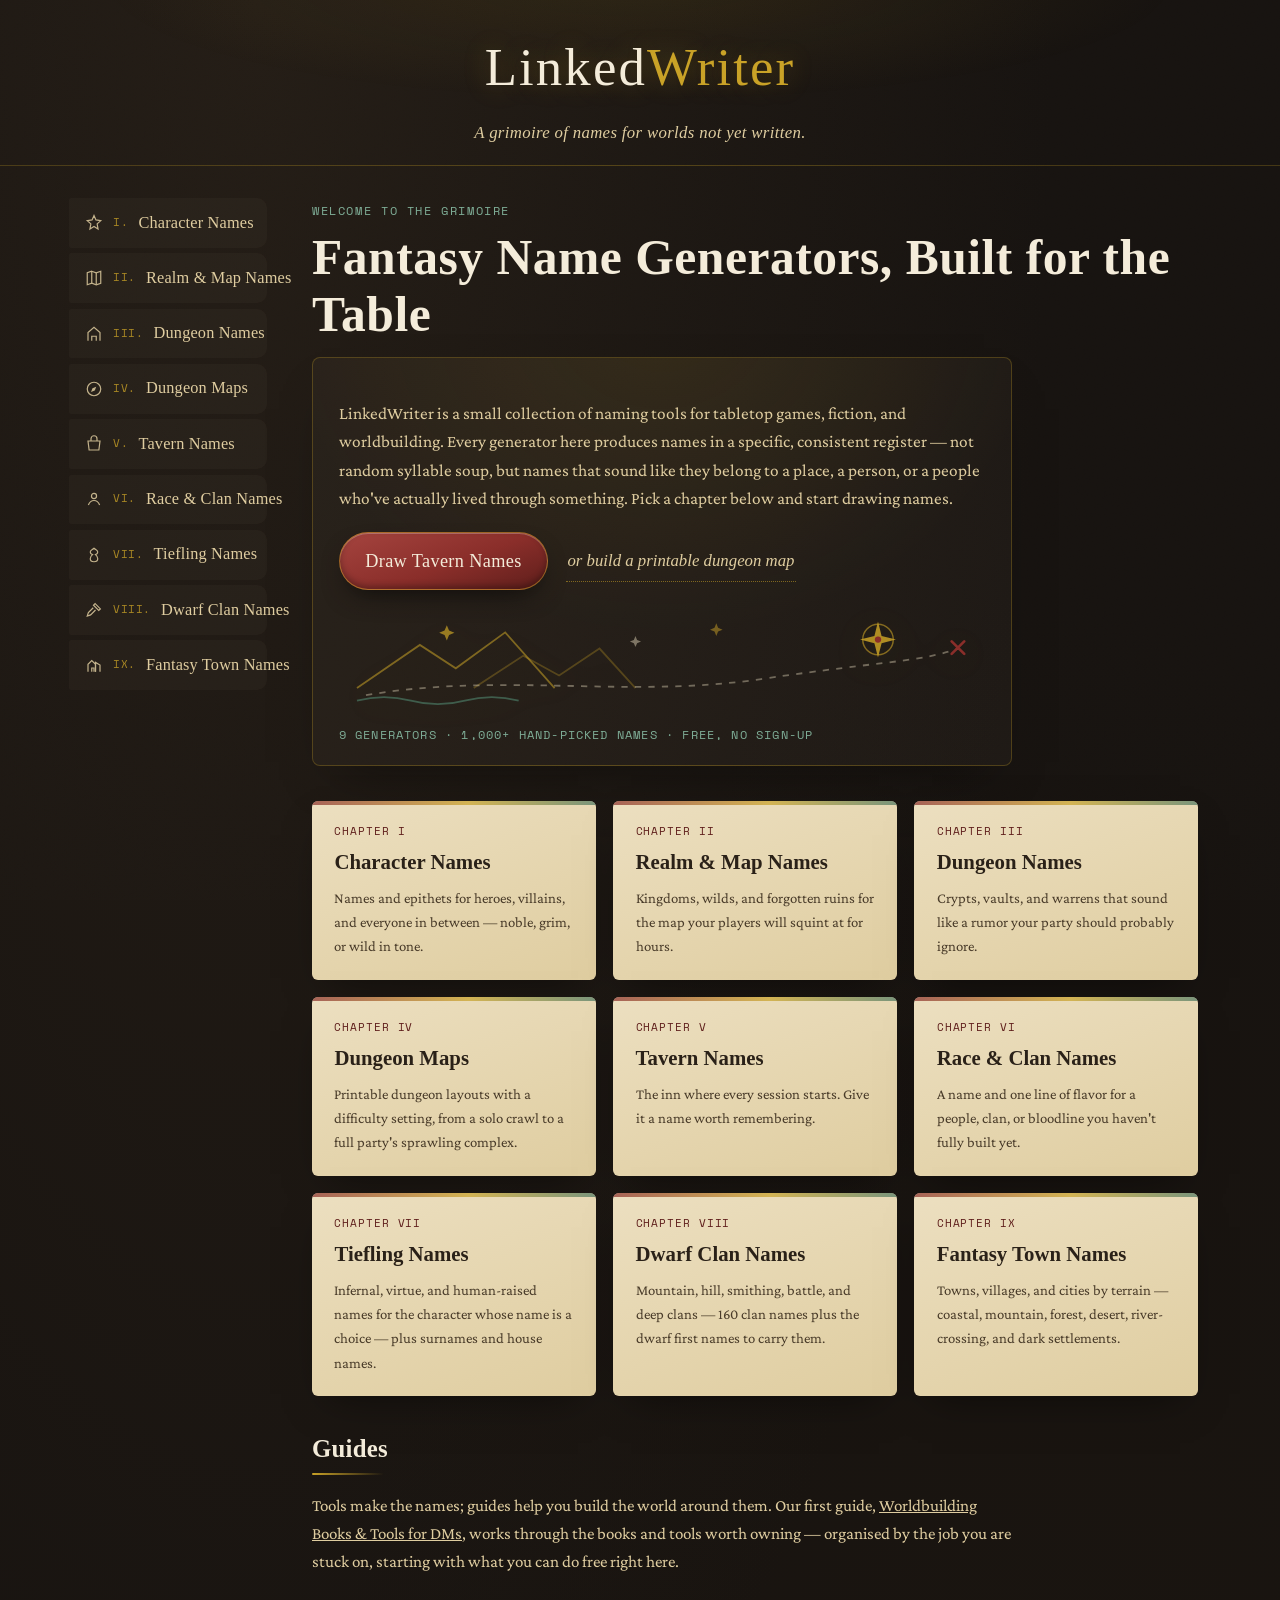
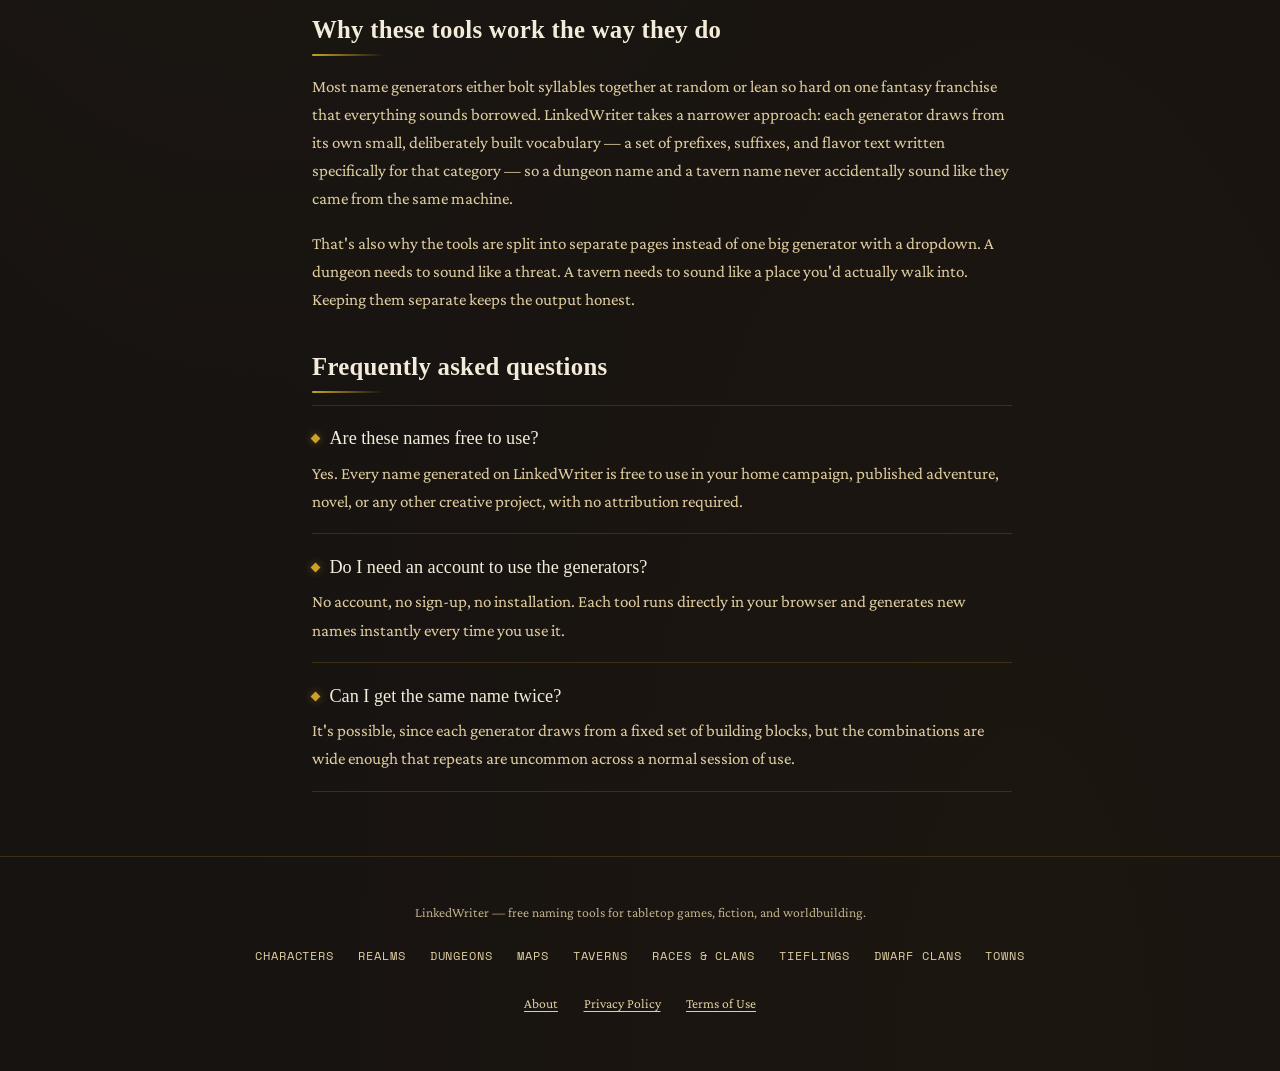
<file: index.html>
<!DOCTYPE html>
<html lang="en">
<head>
<meta charset="UTF-8">
<meta name="viewport" content="width=device-width, initial-scale=1.0">
<title>LinkedWriter — Fantasy Name Generators for Worldbuilders & Game Masters</title>
<meta name="description" content="Free fantasy name generators for D&D characters, realms, dungeons, taverns, races, tieflings, dwarf clans, and towns. Built for game masters, writers, and worldbuilders.">
<link rel="canonical" href="https://www.linkedwriter.com/">
<meta property="og:title" content="LinkedWriter — Fantasy Name Generators for Worldbuilders &amp; Game Masters">
<meta property="og:description" content="Free fantasy name generators for D&amp;D characters, realms, dungeons, taverns, and races. Built for game masters, writers, and worldbuilders.">
<meta property="og:type" content="website">
<meta property="og:url" content="https://www.linkedwriter.com/">
<meta property="og:image" content="https://www.linkedwriter.com/assets/og/index.png">
<meta property="og:image:width" content="1200">
<meta property="og:image:height" content="630">
<meta name="twitter:card" content="summary_large_image">
<meta name="twitter:image" content="https://www.linkedwriter.com/assets/og/index.png">
<link rel="icon" type="image/svg+xml" href="assets/favicon.svg">
<link rel="shortcut icon" href="favicon.ico">
<link rel="preconnect" href="https://fonts.googleapis.com">
<link rel="preconnect" href="https://fonts.gstatic.com" crossorigin>
<link href="https://fonts.googleapis.com/css2?family=IM+Fell+English+SC&family=IM+Fell+English:ital@0;1&family=Crimson+Pro:ital,wght@0,400;0,500;0,600;1,400&family=Space+Mono:wght@400;700&display=swap" rel="stylesheet">
<link rel="stylesheet" href="assets/styles.css">

<!-- Google Analytics (GA4) -->
<script async src="https://www.googletagmanager.com/gtag/js?id=G-RYS3PC0N22"></script>
<script>
  window.dataLayer = window.dataLayer || [];
  function gtag(){dataLayer.push(arguments);}
  gtag('js', new Date());
  gtag('config', 'G-RYS3PC0N22');
</script>
</head>
<body>

<div class="grain"></div>

<header class="site">
  <a class="wordmark" href="/">Linked<span class="amp">Writer</span></a>
  <p class="tagline">A grimoire of names for worlds not yet written.</p>
</header>

<div class="shell">
  <nav class="spine" id="spine">
    <a class="tab" href="dnd-character-names.html">
      <svg viewBox="0 0 24 24" fill="none" stroke="currentColor" stroke-width="1.6"><path d="M12 2l2.6 5.9L21 9l-4.8 4.2L17.4 20 12 16.6 6.6 20l1.2-6.8L3 9l6.4-1.1L12 2z"/></svg>
      <span class="chp">I.</span> Character Names
    </a>
    <a class="tab" href="realm-map-names.html">
      <svg viewBox="0 0 24 24" fill="none" stroke="currentColor" stroke-width="1.6"><path d="M9 3l6 2 6-2v16l-6 2-6-2-6 2V5l6-2z"/><path d="M9 3v16M15 5v16"/></svg>
      <span class="chp">II.</span> Realm &amp; Map Names
    </a>
    <a class="tab" href="dungeon-names.html">
      <svg viewBox="0 0 24 24" fill="none" stroke="currentColor" stroke-width="1.6"><path d="M4 21V10l8-7 8 7v11"/><path d="M9 21v-6h6v6"/></svg>
      <span class="chp">III.</span> Dungeon Names
    </a>
    <a class="tab" href="dungeon-maps.html">
      <svg viewBox="0 0 24 24" fill="none" stroke="currentColor" stroke-width="1.6"><circle cx="12" cy="12" r="9"/><path d="M15 9l-2 5-5 2 2-5 5-2z" fill="currentColor" stroke="none"/></svg>
      <span class="chp">IV.</span> Dungeon Maps
    </a>
    <a class="tab" href="tavern-names.html">
      <svg viewBox="0 0 24 24" fill="none" stroke="currentColor" stroke-width="1.6"><path d="M4 8h16l-1.5 12h-13L4 8z"/><path d="M8 8V5a4 4 0 0 1 8 0v3"/></svg>
      <span class="chp">V.</span> Tavern Names
    </a>
    <a class="tab" href="race-clan-names.html">
      <svg viewBox="0 0 24 24" fill="none" stroke="currentColor" stroke-width="1.6"><circle cx="12" cy="8" r="3.4"/><path d="M4.5 20c1.6-4 4.2-6 7.5-6s5.9 2 7.5 6"/></svg>
      <span class="chp">VI.</span> Race &amp; Clan Names
    </a>
    <a class="tab" href="tiefling-names.html">
      <svg viewBox="0 0 24 24" fill="none" stroke="currentColor" stroke-width="1.6"><path d="M12 3c-2 2-5 2.5-5 5 0 2 1.5 3 3 3.5C8 13 7 15 7 17c0 3 2.5 4 5 4s5-1 5-4c0-2-1-4-3-5.5 1.5-.5 3-1.5 3-3.5 0-2.5-3-3-5-5z"/></svg>
      <span class="chp">VII.</span> Tiefling Names
    </a>
    <a class="tab" href="dwarf-clan-names.html">
      <svg viewBox="0 0 24 24" fill="none" stroke="currentColor" stroke-width="1.6"><path d="M13.5 3.5l7 7-2.2 2.2-7-7z"/><path d="M11 9L4.5 15.5 3 20l4.5-1.5L14 12"/></svg>
      <span class="chp">VIII.</span> Dwarf Clan Names
    </a>
    <a class="tab" href="fantasy-town-names.html">
      <svg viewBox="0 0 24 24" fill="none" stroke="currentColor" stroke-width="1.6"><path d="M4 21V11l5-5 5 5v10"/><path d="M14 21V8.5L20 12v9"/><path d="M9 21v-5h3v5"/></svg>
      <span class="chp">IX.</span> Fantasy Town Names
    </a>
  </nav>

  <main>
    <p class="eyebrow">Welcome to the Grimoire</p>
    <h1 class="page-title">Fantasy Name Generators, Built for the Table</h1>

    <div class="hero-home">
      <p>LinkedWriter is a small collection of naming tools for tabletop games, fiction, and worldbuilding. Every generator here produces names in a specific, consistent register — not random syllable soup, but names that sound like they belong to a place, a person, or a people who've actually lived through something. Pick a chapter below and start drawing names.</p>
      <p class="hero-actions">
        <a class="cta-primary" href="tavern-names.html">Draw Tavern Names</a>
        <a class="cta-secondary" href="dungeon-maps.html">or build a printable dungeon map</a>
      </p>
      <svg class="hero-art" viewBox="0 0 720 110" width="720" height="110" aria-hidden="true" focusable="false">
        <path d="M20 88 L90 40 L130 66 L185 26 L240 88" fill="none" stroke="#C9A227" stroke-opacity=".55" stroke-width="2"/>
        <path d="M150 88 L205 52 L245 74 L290 44 L330 88" fill="none" stroke="#C9A227" stroke-opacity=".3" stroke-width="2"/>
        <path d="M20 102 q 30 -8 60 0 t 60 0 t 60 0" fill="none" stroke="#4B7863" stroke-opacity=".7" stroke-width="2"/>
        <path d="M30 96 C 180 70, 320 100, 470 78 S 640 60, 690 44" fill="none" stroke="#ECDFC0" stroke-opacity=".4" stroke-width="2" stroke-dasharray="7 8"/>
        <path d="M682 36 l14 14 M696 36 l-14 14" stroke="#8A2E2A" stroke-width="3" stroke-linecap="round"/>
        <circle cx="600" cy="34" r="17" fill="none" stroke="#C9A227" stroke-opacity=".6" stroke-width="1.6"/>
        <path d="M600 14 L604 30 L620 34 L604 38 L600 54 L596 38 L580 34 L596 30 Z" fill="#C9A227" fill-opacity=".85"/>
        <circle cx="600" cy="34" r="3.5" fill="#8A2E2A"/>
        <path d="M120 18 l2.5 6 6 2.5 -6 2.5 -2.5 6 -2.5 -6 -6 -2.5 6 -2.5 Z" fill="#C9A227" fill-opacity=".7"/>
        <path d="M420 16 l2 5 5 2 -5 2 -2 5 -2 -5 -5 -2 5 -2 Z" fill="#C9A227" fill-opacity=".5"/>
        <path d="M330 30 l1.8 4.4 4.4 1.8 -4.4 1.8 -1.8 4.4 -1.8 -4.4 -4.4 -1.8 4.4 -1.8 Z" fill="#ECDFC0" fill-opacity=".45"/>
      </svg>
      <p class="hero-stats">9 generators &middot; 1,000+ hand-picked names &middot; Free, no sign-up</p>
    </div>

    <div class="tool-grid">
      <a class="tool-card" href="dnd-character-names.html">
        <span class="chp">Chapter I</span>
        <h3>Character Names</h3>
        <p>Names and epithets for heroes, villains, and everyone in between — noble, grim, or wild in tone.</p>
      </a>
      <a class="tool-card" href="realm-map-names.html">
        <span class="chp">Chapter II</span>
        <h3>Realm &amp; Map Names</h3>
        <p>Kingdoms, wilds, and forgotten ruins for the map your players will squint at for hours.</p>
      </a>
      <a class="tool-card" href="dungeon-names.html">
        <span class="chp">Chapter III</span>
        <h3>Dungeon Names</h3>
        <p>Crypts, vaults, and warrens that sound like a rumor your party should probably ignore.</p>
      </a>
      <a class="tool-card" href="dungeon-maps.html">
        <span class="chp">Chapter IV</span>
        <h3>Dungeon Maps</h3>
        <p>Printable dungeon layouts with a difficulty setting, from a solo crawl to a full party's sprawling complex.</p>
      </a>
      <a class="tool-card" href="tavern-names.html">
        <span class="chp">Chapter V</span>
        <h3>Tavern Names</h3>
        <p>The inn where every session starts. Give it a name worth remembering.</p>
      </a>
      <a class="tool-card" href="race-clan-names.html">
        <span class="chp">Chapter VI</span>
        <h3>Race &amp; Clan Names</h3>
        <p>A name and one line of flavor for a people, clan, or bloodline you haven't fully built yet.</p>
      </a>
      <a class="tool-card" href="tiefling-names.html">
        <span class="chp">Chapter VII</span>
        <h3>Tiefling Names</h3>
        <p>Infernal, virtue, and human-raised names for the character whose name is a choice — plus surnames and house names.</p>
      </a>
      <a class="tool-card" href="dwarf-clan-names.html">
        <span class="chp">Chapter VIII</span>
        <h3>Dwarf Clan Names</h3>
        <p>Mountain, hill, smithing, battle, and deep clans — 160 clan names plus the dwarf first names to carry them.</p>
      </a>
      <a class="tool-card" href="fantasy-town-names.html">
        <span class="chp">Chapter IX</span>
        <h3>Fantasy Town Names</h3>
        <p>Towns, villages, and cities by terrain — coastal, mountain, forest, desert, river-crossing, and dark settlements.</p>
      </a>
    </div>

    <div class="content-block">
      <h2 class="section-title">Guides</h2>
      <p>Tools make the names; guides help you build the world around them. Our first guide, <a href="worldbuilding-books.html">Worldbuilding Books &amp; Tools for DMs</a>, works through the books and tools worth owning — organised by the job you are stuck on, starting with what you can do free right here.</p>
    </div>

    <div class="content-block">
      <h2 class="section-title">Why these tools work the way they do</h2>
      <p>Most name generators either bolt syllables together at random or lean so hard on one fantasy franchise that everything sounds borrowed. LinkedWriter takes a narrower approach: each generator draws from its own small, deliberately built vocabulary — a set of prefixes, suffixes, and flavor text written specifically for that category — so a dungeon name and a tavern name never accidentally sound like they came from the same machine.</p>
      <p>That's also why the tools are split into separate pages instead of one big generator with a dropdown. A dungeon needs to sound like a threat. A tavern needs to sound like a place you'd actually walk into. Keeping them separate keeps the output honest.</p>
    </div>

    <div class="faq">
      <h2 class="section-title">Frequently asked questions</h2>
      <div class="faq-item">
        <h3>Are these names free to use?</h3>
        <p>Yes. Every name generated on LinkedWriter is free to use in your home campaign, published adventure, novel, or any other creative project, with no attribution required.</p>
      </div>
      <div class="faq-item">
        <h3>Do I need an account to use the generators?</h3>
        <p>No account, no sign-up, no installation. Each tool runs directly in your browser and generates new names instantly every time you use it.</p>
      </div>
      <div class="faq-item">
        <h3>Can I get the same name twice?</h3>
        <p>It's possible, since each generator draws from a fixed set of building blocks, but the combinations are wide enough that repeats are uncommon across a normal session of use.</p>
      </div>
    </div>
  </main>
</div>

<footer>
  <p>LinkedWriter — free naming tools for tabletop games, fiction, and worldbuilding.</p>
  <nav class="foot-tools" aria-label="All generators">
    <a href="dnd-character-names.html">Characters</a>
    <a href="realm-map-names.html">Realms</a>
    <a href="dungeon-names.html">Dungeons</a>
    <a href="dungeon-maps.html">Maps</a>
    <a href="tavern-names.html">Taverns</a>
    <a href="race-clan-names.html">Races &amp; Clans</a>
    <a href="tiefling-names.html">Tieflings</a>
    <a href="dwarf-clan-names.html">Dwarf Clans</a>
    <a href="fantasy-town-names.html">Towns</a>
  </nav>
  <div class="foot-links">
    <a href="about.html">About</a>
    <a href="privacy.html">Privacy Policy</a>
    <a href="terms.html">Terms of Use</a>
  </div>
</footer>

</body>
</html>
</file>
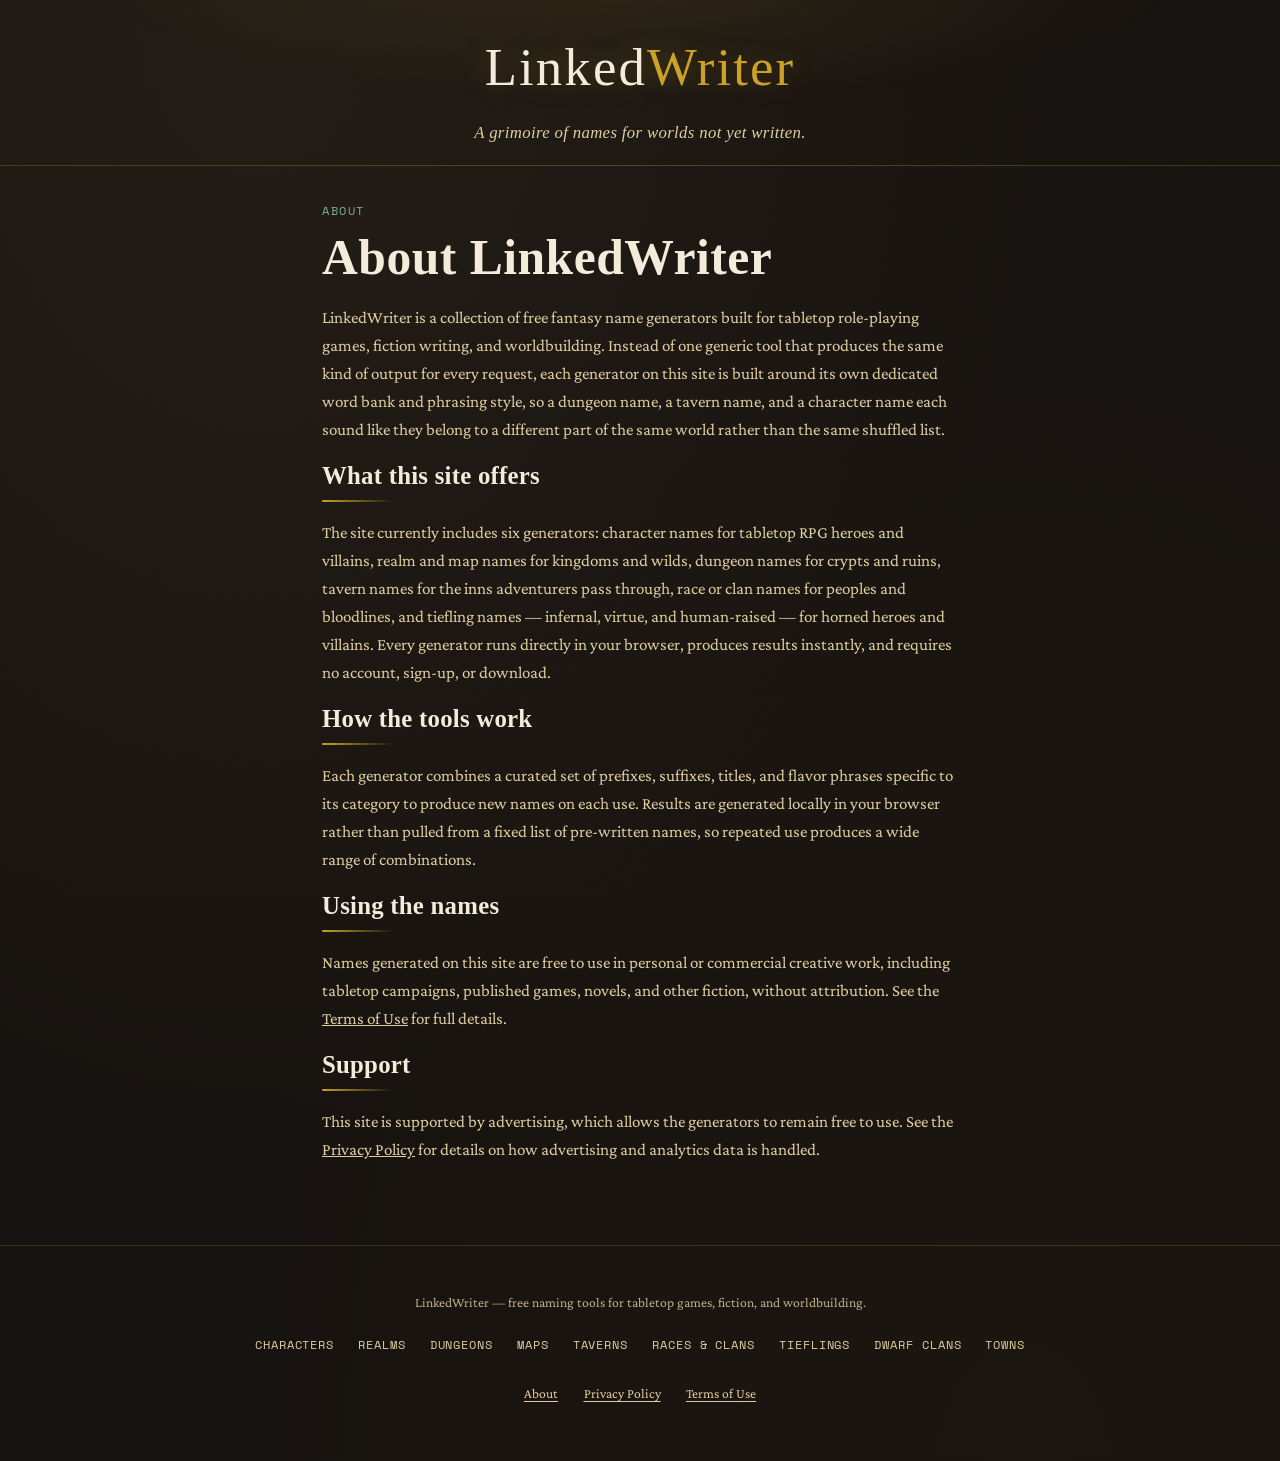
<file: about.html>
<!DOCTYPE html>
<html lang="en">
<head>
<meta charset="UTF-8">
<meta name="viewport" content="width=device-width, initial-scale=1.0">
<title>About — LinkedWriter</title>
<meta name="description" content="About LinkedWriter, a collection of fantasy naming tools for tabletop games, fiction, and worldbuilding.">
<link rel="canonical" href="https://www.linkedwriter.com/about.html">
<meta property="og:title" content="About — LinkedWriter">
<meta property="og:description" content="About LinkedWriter, a collection of fantasy naming tools for tabletop games, fiction, and worldbuilding.">
<meta property="og:type" content="website">
<meta property="og:url" content="https://www.linkedwriter.com/about.html">
<meta property="og:image" content="https://www.linkedwriter.com/assets/og/index.png">
<meta property="og:image:width" content="1200">
<meta property="og:image:height" content="630">
<meta name="twitter:card" content="summary_large_image">
<meta name="twitter:image" content="https://www.linkedwriter.com/assets/og/index.png">
<link rel="icon" type="image/svg+xml" href="assets/favicon.svg">
<link rel="shortcut icon" href="favicon.ico">
<link rel="preconnect" href="https://fonts.googleapis.com">
<link rel="preconnect" href="https://fonts.gstatic.com" crossorigin>
<link href="https://fonts.googleapis.com/css2?family=IM+Fell+English+SC&family=IM+Fell+English:ital@0;1&family=Crimson+Pro:ital,wght@0,500;0,600;1,400&family=Space+Mono:wght@400;700&display=swap" rel="stylesheet">
<link rel="stylesheet" href="assets/styles.css">

<!-- Google Analytics (GA4) -->
<script async src="https://www.googletagmanager.com/gtag/js?id=G-RYS3PC0N22"></script>
<script>
  window.dataLayer = window.dataLayer || [];
  function gtag(){dataLayer.push(arguments);}
  gtag('js', new Date());
  gtag('config', 'G-RYS3PC0N22');
</script>
</head>
<body>

<div class="grain"></div>

<header class="site">
  <a class="wordmark" href="/">Linked<span class="amp">Writer</span></a>
  <p class="tagline">A grimoire of names for worlds not yet written.</p>
</header>

<div class="shell" style="grid-template-columns:1fr;">
  <main style="max-width:70ch; margin:0 auto;">
    <p class="eyebrow">About</p>
    <h1 class="page-title">About LinkedWriter</h1>
    <div class="content-block" style="margin-top:0.6rem;">
      <p>LinkedWriter is a collection of free fantasy name generators built for tabletop role-playing games, fiction writing, and worldbuilding. Instead of one generic tool that produces the same kind of output for every request, each generator on this site is built around its own dedicated word bank and phrasing style, so a dungeon name, a tavern name, and a character name each sound like they belong to a different part of the same world rather than the same shuffled list.</p>

      <h2 class="section-title">What this site offers</h2>
      <p>The site currently includes six generators: character names for tabletop RPG heroes and villains, realm and map names for kingdoms and wilds, dungeon names for crypts and ruins, tavern names for the inns adventurers pass through, race or clan names for peoples and bloodlines, and tiefling names — infernal, virtue, and human-raised — for horned heroes and villains. Every generator runs directly in your browser, produces results instantly, and requires no account, sign-up, or download.</p>

      <h2 class="section-title">How the tools work</h2>
      <p>Each generator combines a curated set of prefixes, suffixes, titles, and flavor phrases specific to its category to produce new names on each use. Results are generated locally in your browser rather than pulled from a fixed list of pre-written names, so repeated use produces a wide range of combinations.</p>

      <h2 class="section-title">Using the names</h2>
      <p>Names generated on this site are free to use in personal or commercial creative work, including tabletop campaigns, published games, novels, and other fiction, without attribution. See the <a href="terms.html">Terms of Use</a> for full details.</p>

      <h2 class="section-title">Support</h2>
      <p>This site is supported by advertising, which allows the generators to remain free to use. See the <a href="privacy.html">Privacy Policy</a> for details on how advertising and analytics data is handled.</p>
    </div>
  </main>
</div>

<footer>
  <p>LinkedWriter — free naming tools for tabletop games, fiction, and worldbuilding.</p>
  <nav class="foot-tools" aria-label="All generators">
    <a href="dnd-character-names.html">Characters</a>
    <a href="realm-map-names.html">Realms</a>
    <a href="dungeon-names.html">Dungeons</a>
    <a href="dungeon-maps.html">Maps</a>
    <a href="tavern-names.html">Taverns</a>
    <a href="race-clan-names.html">Races &amp; Clans</a>
    <a href="tiefling-names.html">Tieflings</a>
    <a href="dwarf-clan-names.html">Dwarf Clans</a>
    <a href="fantasy-town-names.html">Towns</a>
  </nav>
  <div class="foot-links">
    <a href="about.html">About</a>
    <a href="privacy.html">Privacy Policy</a>
    <a href="terms.html">Terms of Use</a>
  </div>
</footer>

</body>
</html>
</file>
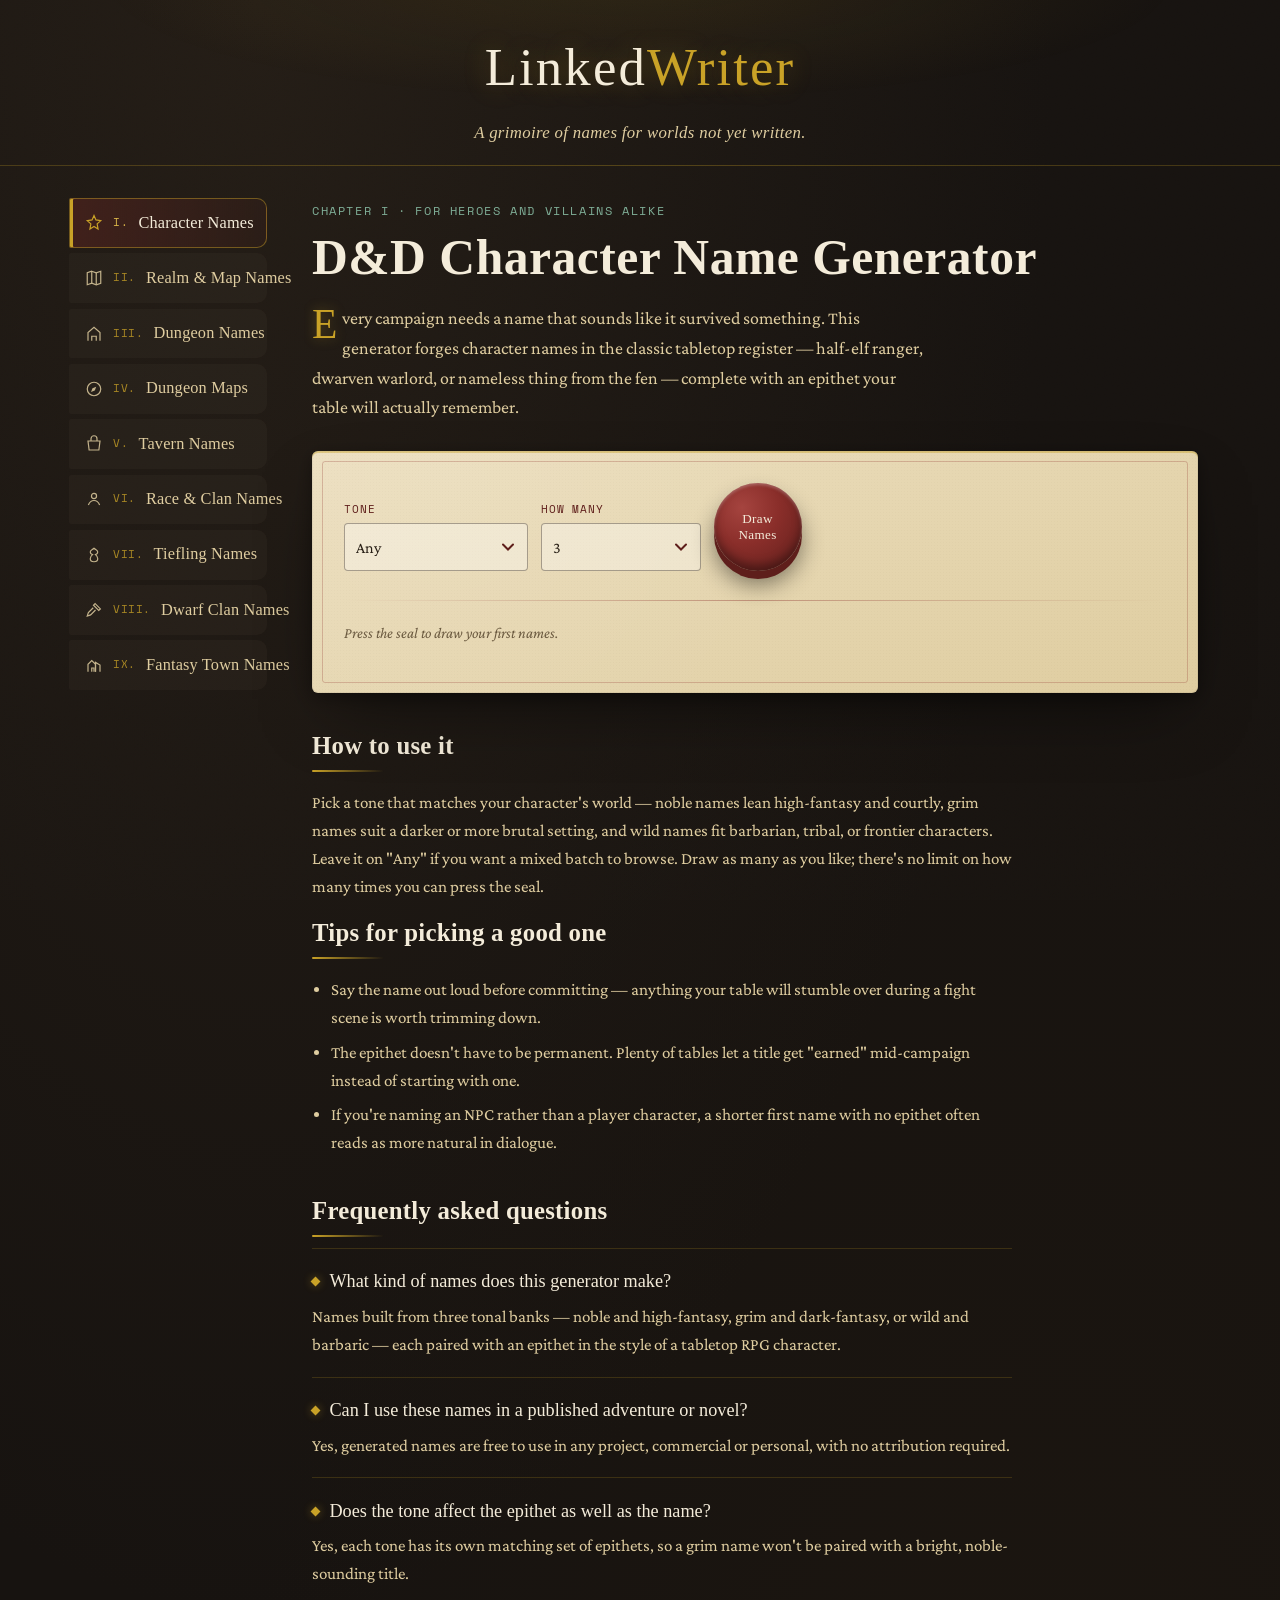
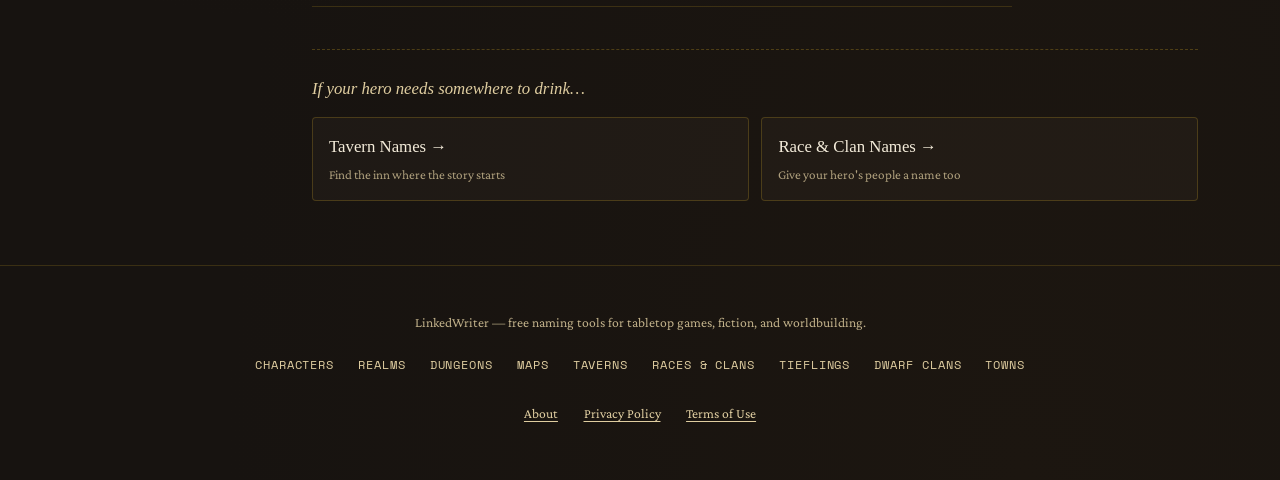
<file: dnd-character-names.html>
<!DOCTYPE html>
<html lang="en">
<head>
<meta charset="UTF-8">
<meta name="viewport" content="width=device-width, initial-scale=1.0">
<title>D&D Character Name Generator — LinkedWriter</title>
<meta name="description" content="Generate D&D and tabletop RPG character names with epithets — noble, grim, or wild in tone. Free, instant, no sign-up.">
<link rel="canonical" href="https://www.linkedwriter.com/dnd-character-names.html">
<meta property="og:title" content="D&amp;D Character Name Generator — LinkedWriter">
<meta property="og:description" content="Generate D&amp;D and tabletop RPG character names with epithets — noble, grim, or wild in tone. Free, instant, no sign-up.">
<meta property="og:type" content="website">
<meta property="og:url" content="https://www.linkedwriter.com/dnd-character-names.html">
<meta property="og:image" content="https://www.linkedwriter.com/assets/og/dnd-character-names.png">
<meta property="og:image:width" content="1200">
<meta property="og:image:height" content="630">
<meta name="twitter:card" content="summary_large_image">
<meta name="twitter:image" content="https://www.linkedwriter.com/assets/og/dnd-character-names.png">
<link rel="icon" type="image/svg+xml" href="assets/favicon.svg">
<link rel="shortcut icon" href="favicon.ico">
<link rel="preconnect" href="https://fonts.googleapis.com">
<link rel="preconnect" href="https://fonts.gstatic.com" crossorigin>
<link href="https://fonts.googleapis.com/css2?family=IM+Fell+English+SC&family=IM+Fell+English:ital@0;1&family=Crimson+Pro:ital,wght@0,400;0,500;0,600;1,400&family=Space+Mono:wght@400;700&display=swap" rel="stylesheet">
<link rel="stylesheet" href="assets/styles.css">
<script type="application/ld+json">
{
  "@context": "https://schema.org",
  "@type": "FAQPage",
  "mainEntity": [
    {"@type":"Question","name":"What kind of names does this generator make?","acceptedAnswer":{"@type":"Answer","text":"Names built from three tonal banks — noble and high-fantasy, grim and dark-fantasy, or wild and barbaric — each paired with an epithet in the style of a tabletop RPG character."}},
    {"@type":"Question","name":"Can I use these names in a published adventure or novel?","acceptedAnswer":{"@type":"Answer","text":"Yes, generated names are free to use in any project, commercial or personal, with no attribution required."}},
    {"@type":"Question","name":"Does the tone affect the epithet as well as the name?","acceptedAnswer":{"@type":"Answer","text":"Yes, each tone has its own matching set of epithets, so a grim name won't be paired with a bright, noble-sounding title."}}
  ]
}
</script>

<!-- Google Analytics (GA4) -->
<script async src="https://www.googletagmanager.com/gtag/js?id=G-RYS3PC0N22"></script>
<script>
  window.dataLayer = window.dataLayer || [];
  function gtag(){dataLayer.push(arguments);}
  gtag('js', new Date());
  gtag('config', 'G-RYS3PC0N22');
</script>
</head>
<body>

<div class="grain"></div>

<header class="site">
  <a class="wordmark" href="/">Linked<span class="amp">Writer</span></a>
  <p class="tagline">A grimoire of names for worlds not yet written.</p>
</header>

<div class="shell">
  <nav class="spine" id="spine">
    <a class="tab active" href="dnd-character-names.html">
      <svg viewBox="0 0 24 24" fill="none" stroke="currentColor" stroke-width="1.6"><path d="M12 2l2.6 5.9L21 9l-4.8 4.2L17.4 20 12 16.6 6.6 20l1.2-6.8L3 9l6.4-1.1L12 2z"/></svg>
      <span class="chp">I.</span> Character Names
    </a>
    <a class="tab" href="realm-map-names.html">
      <svg viewBox="0 0 24 24" fill="none" stroke="currentColor" stroke-width="1.6"><path d="M9 3l6 2 6-2v16l-6 2-6-2-6 2V5l6-2z"/><path d="M9 3v16M15 5v16"/></svg>
      <span class="chp">II.</span> Realm &amp; Map Names
    </a>
    <a class="tab" href="dungeon-names.html">
      <svg viewBox="0 0 24 24" fill="none" stroke="currentColor" stroke-width="1.6"><path d="M4 21V10l8-7 8 7v11"/><path d="M9 21v-6h6v6"/></svg>
      <span class="chp">III.</span> Dungeon Names
    </a>
    <a class="tab" href="dungeon-maps.html">
      <svg viewBox="0 0 24 24" fill="none" stroke="currentColor" stroke-width="1.6"><circle cx="12" cy="12" r="9"/><path d="M15 9l-2 5-5 2 2-5 5-2z" fill="currentColor" stroke="none"/></svg>
      <span class="chp">IV.</span> Dungeon Maps
    </a>
    <a class="tab" href="tavern-names.html">
      <svg viewBox="0 0 24 24" fill="none" stroke="currentColor" stroke-width="1.6"><path d="M4 8h16l-1.5 12h-13L4 8z"/><path d="M8 8V5a4 4 0 0 1 8 0v3"/></svg>
      <span class="chp">V.</span> Tavern Names
    </a>
    <a class="tab" href="race-clan-names.html">
      <svg viewBox="0 0 24 24" fill="none" stroke="currentColor" stroke-width="1.6"><circle cx="12" cy="8" r="3.4"/><path d="M4.5 20c1.6-4 4.2-6 7.5-6s5.9 2 7.5 6"/></svg>
      <span class="chp">VI.</span> Race &amp; Clan Names
    </a>
    <a class="tab" href="tiefling-names.html">
      <svg viewBox="0 0 24 24" fill="none" stroke="currentColor" stroke-width="1.6"><path d="M12 3c-2 2-5 2.5-5 5 0 2 1.5 3 3 3.5C8 13 7 15 7 17c0 3 2.5 4 5 4s5-1 5-4c0-2-1-4-3-5.5 1.5-.5 3-1.5 3-3.5 0-2.5-3-3-5-5z"/></svg>
      <span class="chp">VII.</span> Tiefling Names
    </a>
    <a class="tab" href="dwarf-clan-names.html">
      <svg viewBox="0 0 24 24" fill="none" stroke="currentColor" stroke-width="1.6"><path d="M13.5 3.5l7 7-2.2 2.2-7-7z"/><path d="M11 9L4.5 15.5 3 20l4.5-1.5L14 12"/></svg>
      <span class="chp">VIII.</span> Dwarf Clan Names
    </a>
    <a class="tab" href="fantasy-town-names.html">
      <svg viewBox="0 0 24 24" fill="none" stroke="currentColor" stroke-width="1.6"><path d="M4 21V11l5-5 5 5v10"/><path d="M14 21V8.5L20 12v9"/><path d="M9 21v-5h3v5"/></svg>
      <span class="chp">IX.</span> Fantasy Town Names
    </a>
  </nav>

  <main>
    <p class="eyebrow">Chapter I · For Heroes and Villains Alike</p>
    <h1 class="page-title">D&amp;D Character Name Generator</h1>
    <p class="lede">Every campaign needs a name that sounds like it survived something. This generator forges character names in the classic tabletop register — half-elf ranger, dwarven warlord, or nameless thing from the fen — complete with an epithet your table will actually remember.</p>

    <div class="parchment">
      <div class="field-row">
        <div class="field">
          <label for="dnd-tone">Tone</label>
          <select id="dnd-tone">
            <option value="any">Any</option>
            <option value="noble">Noble / High Fantasy</option>
            <option value="grim">Grim / Dark Fantasy</option>
            <option value="wild">Wild / Barbaric</option>
          </select>
        </div>
        <div class="field">
          <label for="dnd-count">How many</label>
          <select id="dnd-count">
            <option>3</option><option>5</option><option>8</option>
          </select>
        </div>
        <button class="seal-btn" onclick="genDnd()">Draw<br>Names</button>
      </div>
      <div class="results" id="dnd-results">
        <hr class="divider">
        <p class="empty-note">Press the seal to draw your first names.</p>
      </div>
    </div>

    <div class="content-block">
      <h2 class="section-title">How to use it</h2>
      <p>Pick a tone that matches your character's world — noble names lean high-fantasy and courtly, grim names suit a darker or more brutal setting, and wild names fit barbarian, tribal, or frontier characters. Leave it on "Any" if you want a mixed batch to browse. Draw as many as you like; there's no limit on how many times you can press the seal.</p>
      <h2 class="section-title">Tips for picking a good one</h2>
      <ul>
        <li>Say the name out loud before committing — anything your table will stumble over during a fight scene is worth trimming down.</li>
        <li>The epithet doesn't have to be permanent. Plenty of tables let a title get "earned" mid-campaign instead of starting with one.</li>
        <li>If you're naming an NPC rather than a player character, a shorter first name with no epithet often reads as more natural in dialogue.</li>
      </ul>
    </div>

    <div class="faq">
      <h2 class="section-title">Frequently asked questions</h2>
      <div class="faq-item">
        <h3>What kind of names does this generator make?</h3>
        <p>Names built from three tonal banks — noble and high-fantasy, grim and dark-fantasy, or wild and barbaric — each paired with an epithet in the style of a tabletop RPG character.</p>
      </div>
      <div class="faq-item">
        <h3>Can I use these names in a published adventure or novel?</h3>
        <p>Yes, generated names are free to use in any project, commercial or personal, with no attribution required.</p>
      </div>
      <div class="faq-item">
        <h3>Does the tone affect the epithet as well as the name?</h3>
        <p>Yes, each tone has its own matching set of epithets, so a grim name won't be paired with a bright, noble-sounding title.</p>
      </div>
    </div>

    <div class="related">
      <h2>If your hero needs somewhere to drink…</h2>
      <div class="related-grid">
        <a class="related-card" href="tavern-names.html"><span class="rc-title">Tavern Names →</span><span class="rc-sub">Find the inn where the story starts</span></a>
        <a class="related-card" href="race-clan-names.html"><span class="rc-title">Race &amp; Clan Names →</span><span class="rc-sub">Give your hero's people a name too</span></a>
      </div>
    </div>
  </main>
</div>

<footer>
  <p>LinkedWriter — free naming tools for tabletop games, fiction, and worldbuilding.</p>
  <nav class="foot-tools" aria-label="All generators">
    <a href="dnd-character-names.html">Characters</a>
    <a href="realm-map-names.html">Realms</a>
    <a href="dungeon-names.html">Dungeons</a>
    <a href="dungeon-maps.html">Maps</a>
    <a href="tavern-names.html">Taverns</a>
    <a href="race-clan-names.html">Races &amp; Clans</a>
    <a href="tiefling-names.html">Tieflings</a>
    <a href="dwarf-clan-names.html">Dwarf Clans</a>
    <a href="fantasy-town-names.html">Towns</a>
  </nav>
  <div class="foot-links">
    <a href="about.html">About</a>
    <a href="privacy.html">Privacy Policy</a>
    <a href="terms.html">Terms of Use</a>
  </div>
</footer>

<script src="assets/script.js"></script>
</body>
</html>
</file>
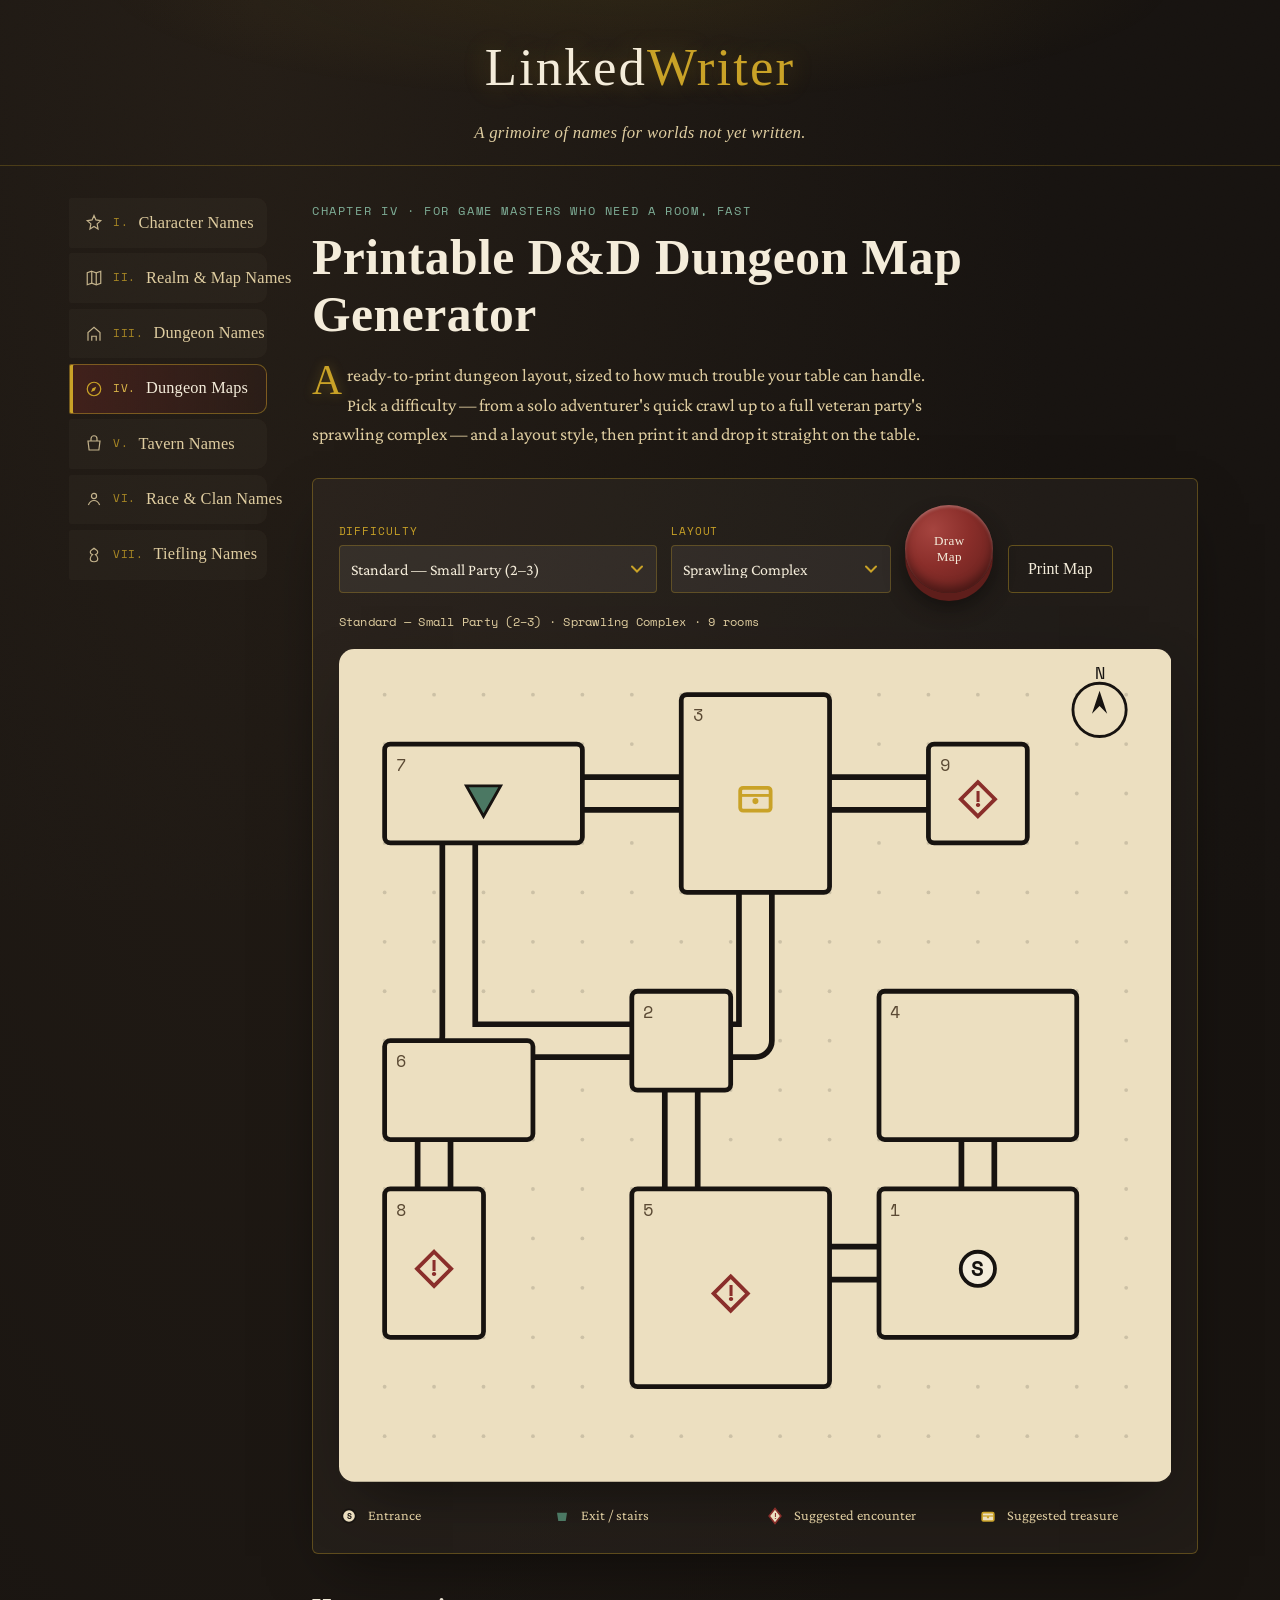
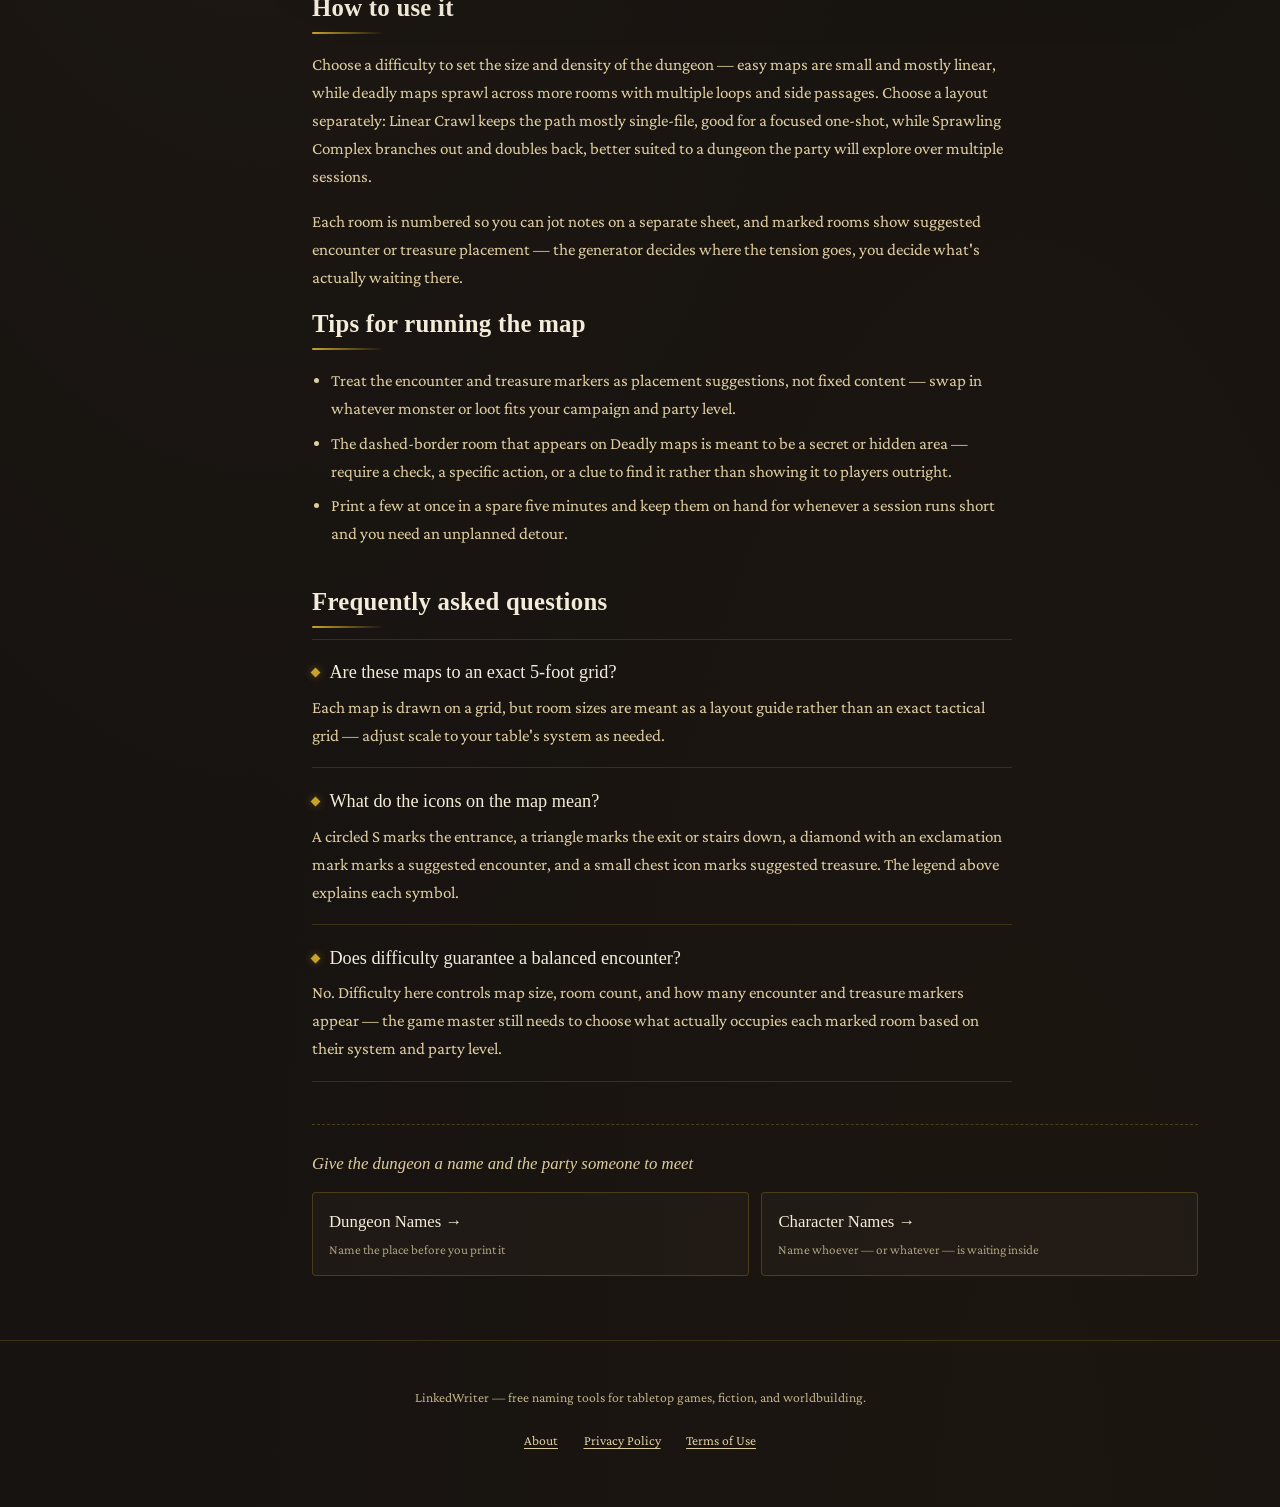
<file: dungeon-maps.html>
<!DOCTYPE html>
<html lang="en">
<head>
<meta charset="UTF-8">
<meta name="viewport" content="width=device-width, initial-scale=1.0">
<title>Printable D&D Dungeon Map Generator — LinkedWriter</title>
<meta name="description" content="Generate free printable D&D dungeon maps with a difficulty setting from solo adventurer to full veteran party. Instant, no sign-up, ready to print.">
<link rel="canonical" href="https://www.linkedwriter.com/dungeon-maps.html">
<meta property="og:title" content="Printable D&amp;D Dungeon Map Generator — LinkedWriter">
<meta property="og:description" content="Generate free printable D&amp;D dungeon maps with a difficulty setting from solo adventurer to full veteran party. Instant, no sign-up, ready to print.">
<meta property="og:type" content="website">
<meta property="og:url" content="https://www.linkedwriter.com/dungeon-maps.html">
<meta property="og:image" content="https://www.linkedwriter.com/assets/og/dungeon-maps.png">
<meta property="og:image:width" content="1200">
<meta property="og:image:height" content="630">
<meta name="twitter:card" content="summary_large_image">
<meta name="twitter:image" content="https://www.linkedwriter.com/assets/og/dungeon-maps.png">
<link rel="icon" type="image/svg+xml" href="assets/favicon.svg">
<link rel="shortcut icon" href="favicon.ico">
<link rel="preconnect" href="https://fonts.googleapis.com">
<link rel="preconnect" href="https://fonts.gstatic.com" crossorigin>
<link href="https://fonts.googleapis.com/css2?family=IM+Fell+English+SC&family=IM+Fell+English:ital@0;1&family=Crimson+Pro:ital,wght@0,400;0,500;0,600;1,400&family=Space+Mono:wght@400;700&display=swap" rel="stylesheet">
<link rel="stylesheet" href="assets/styles.css">
<script type="application/ld+json">
{
  "@context": "https://schema.org",
  "@type": "FAQPage",
  "mainEntity": [
    {"@type":"Question","name":"Are these maps to an exact 5-foot grid?","acceptedAnswer":{"@type":"Answer","text":"Each map is drawn on a grid, but room sizes are meant as a layout guide rather than an exact tactical grid — adjust scale to your table's system as needed."}},
    {"@type":"Question","name":"What do the icons on the map mean?","acceptedAnswer":{"@type":"Answer","text":"A circled S marks the entrance, a triangle marks the exit or stairs down, a diamond with an exclamation mark marks a suggested encounter, and a small chest icon marks suggested treasure. A legend below the map explains each symbol."}},
    {"@type":"Question","name":"Does difficulty guarantee a balanced encounter?","acceptedAnswer":{"@type":"Answer","text":"No. Difficulty here controls map size, room count, and how many encounter and treasure markers appear — the game master still needs to choose what actually occupies each marked room based on their system and party level."}}
  ]
}
</script>

<!-- Google Analytics (GA4) -->
<script async src="https://www.googletagmanager.com/gtag/js?id=G-RYS3PC0N22"></script>
<script>
  window.dataLayer = window.dataLayer || [];
  function gtag(){dataLayer.push(arguments);}
  gtag('js', new Date());
  gtag('config', 'G-RYS3PC0N22');
</script>
</head>
<body>

<div class="grain"></div>

<header class="site">
  <a class="wordmark" href="/">Linked<span class="amp">Writer</span></a>
  <p class="tagline">A grimoire of names for worlds not yet written.</p>
</header>

<div class="shell">
  <nav class="spine" id="spine">
    <a class="tab" href="dnd-character-names.html">
      <svg viewBox="0 0 24 24" fill="none" stroke="currentColor" stroke-width="1.6"><path d="M12 2l2.6 5.9L21 9l-4.8 4.2L17.4 20 12 16.6 6.6 20l1.2-6.8L3 9l6.4-1.1L12 2z"/></svg>
      <span class="chp">I.</span> Character Names
    </a>
    <a class="tab" href="realm-map-names.html">
      <svg viewBox="0 0 24 24" fill="none" stroke="currentColor" stroke-width="1.6"><path d="M9 3l6 2 6-2v16l-6 2-6-2-6 2V5l6-2z"/><path d="M9 3v16M15 5v16"/></svg>
      <span class="chp">II.</span> Realm &amp; Map Names
    </a>
    <a class="tab" href="dungeon-names.html">
      <svg viewBox="0 0 24 24" fill="none" stroke="currentColor" stroke-width="1.6"><path d="M4 21V10l8-7 8 7v11"/><path d="M9 21v-6h6v6"/></svg>
      <span class="chp">III.</span> Dungeon Names
    </a>
    <a class="tab active" href="dungeon-maps.html">
      <svg viewBox="0 0 24 24" fill="none" stroke="currentColor" stroke-width="1.6"><circle cx="12" cy="12" r="9"/><path d="M15 9l-2 5-5 2 2-5 5-2z" fill="currentColor" stroke="none"/></svg>
      <span class="chp">IV.</span> Dungeon Maps
    </a>
    <a class="tab" href="tavern-names.html">
      <svg viewBox="0 0 24 24" fill="none" stroke="currentColor" stroke-width="1.6"><path d="M4 8h16l-1.5 12h-13L4 8z"/><path d="M8 8V5a4 4 0 0 1 8 0v3"/></svg>
      <span class="chp">V.</span> Tavern Names
    </a>
    <a class="tab" href="race-clan-names.html">
      <svg viewBox="0 0 24 24" fill="none" stroke="currentColor" stroke-width="1.6"><circle cx="12" cy="8" r="3.4"/><path d="M4.5 20c1.6-4 4.2-6 7.5-6s5.9 2 7.5 6"/></svg>
      <span class="chp">VI.</span> Race &amp; Clan Names
    </a>
    <a class="tab" href="tiefling-names.html">
      <svg viewBox="0 0 24 24" fill="none" stroke="currentColor" stroke-width="1.6"><path d="M12 3c-2 2-5 2.5-5 5 0 2 1.5 3 3 3.5C8 13 7 15 7 17c0 3 2.5 4 5 4s5-1 5-4c0-2-1-4-3-5.5 1.5-.5 3-1.5 3-3.5 0-2.5-3-3-5-5z"/></svg>
      <span class="chp">VII.</span> Tiefling Names
    </a>
  </nav>

  <main>
    <p class="eyebrow">Chapter IV · For Game Masters Who Need a Room, Fast</p>
    <h1 class="page-title">Printable D&amp;D Dungeon Map Generator</h1>
    <p class="lede">A ready-to-print dungeon layout, sized to how much trouble your table can handle. Pick a difficulty — from a solo adventurer's quick crawl up to a full veteran party's sprawling complex — and a layout style, then print it and drop it straight on the table.</p>

    <div class="map-panel">
      <div class="map-controls">
        <div class="field">
          <label for="map-difficulty">Difficulty</label>
          <select id="map-difficulty">
            <option value="easy">Easy — Solo Adventurer</option>
            <option value="standard" selected>Standard — Small Party (2–3)</option>
            <option value="hard">Hard — Full Party (4–5)</option>
            <option value="deadly">Deadly — Large Party / Veteran Team (6+)</option>
          </select>
        </div>
        <div class="field">
          <label for="map-layout">Layout</label>
          <select id="map-layout">
            <option value="linear">Linear Crawl</option>
            <option value="sprawling" selected>Sprawling Complex</option>
          </select>
        </div>
        <button class="seal-btn" onclick="genDungeonMap()">Draw<br>Map</button>
        <button class="btn-secondary" onclick="printMap()">Print Map</button>
      </div>

      <p id="map-meta"></p>

      <div class="map-stage-wrap">
        <div id="map-stage"></div>
      </div>

      <div class="legend-grid">
        <div class="legend-item">
          <svg width="20" height="20" viewBox="0 0 24 24"><circle cx="12" cy="12" r="8" fill="#ECDFC0" stroke="#171310" stroke-width="2"/><text x="12" y="16" font-family="'Space Mono',monospace" font-size="10" font-weight="700" text-anchor="middle" fill="#171310">S</text></svg>
          Entrance
        </div>
        <div class="legend-item">
          <svg width="20" height="20" viewBox="0 0 24 24"><path d="M6 8h12l-1.5 10h-9L6 8z" fill="#4B7863"/></svg>
          Exit / stairs
        </div>
        <div class="legend-item">
          <svg width="20" height="20" viewBox="0 0 24 24"><path d="M12 3l7 9-7 9-7-9 7-9z" fill="#ECDFC0" stroke="#8A2E2A" stroke-width="2"/><text x="12" y="16" font-family="'Space Mono',monospace" font-size="10" font-weight="700" text-anchor="middle" fill="#8A2E2A">!</text></svg>
          Suggested encounter
        </div>
        <div class="legend-item">
          <svg width="20" height="20" viewBox="0 0 24 24"><rect x="5" y="8" width="14" height="10" rx="1.5" fill="#ECDFC0" stroke="#C9A227" stroke-width="2"/><line x1="5" y1="12" x2="19" y2="12" stroke="#C9A227" stroke-width="1.5"/><circle cx="12" cy="13.5" r="1.4" fill="#C9A227"/></svg>
          Suggested treasure
        </div>
        <div class="legend-item hidden" id="legend-secret">
          <svg width="20" height="20" viewBox="0 0 24 24"><rect x="4" y="4" width="16" height="16" rx="2" fill="none" stroke="#171310" stroke-width="2" stroke-dasharray="4 3"/></svg>
          Secret / hidden room
        </div>
      </div>
    </div>

    <div class="content-block">
      <h2 class="section-title">How to use it</h2>
      <p>Choose a difficulty to set the size and density of the dungeon — easy maps are small and mostly linear, while deadly maps sprawl across more rooms with multiple loops and side passages. Choose a layout separately: Linear Crawl keeps the path mostly single-file, good for a focused one-shot, while Sprawling Complex branches out and doubles back, better suited to a dungeon the party will explore over multiple sessions.</p>
      <p>Each room is numbered so you can jot notes on a separate sheet, and marked rooms show suggested encounter or treasure placement — the generator decides where the tension goes, you decide what's actually waiting there.</p>
      <h2 class="section-title">Tips for running the map</h2>
      <ul>
        <li>Treat the encounter and treasure markers as placement suggestions, not fixed content — swap in whatever monster or loot fits your campaign and party level.</li>
        <li>The dashed-border room that appears on Deadly maps is meant to be a secret or hidden area — require a check, a specific action, or a clue to find it rather than showing it to players outright.</li>
        <li>Print a few at once in a spare five minutes and keep them on hand for whenever a session runs short and you need an unplanned detour.</li>
      </ul>
    </div>

    <div class="faq">
      <h2 class="section-title">Frequently asked questions</h2>
      <div class="faq-item">
        <h3>Are these maps to an exact 5-foot grid?</h3>
        <p>Each map is drawn on a grid, but room sizes are meant as a layout guide rather than an exact tactical grid — adjust scale to your table's system as needed.</p>
      </div>
      <div class="faq-item">
        <h3>What do the icons on the map mean?</h3>
        <p>A circled S marks the entrance, a triangle marks the exit or stairs down, a diamond with an exclamation mark marks a suggested encounter, and a small chest icon marks suggested treasure. The legend above explains each symbol.</p>
      </div>
      <div class="faq-item">
        <h3>Does difficulty guarantee a balanced encounter?</h3>
        <p>No. Difficulty here controls map size, room count, and how many encounter and treasure markers appear — the game master still needs to choose what actually occupies each marked room based on their system and party level.</p>
      </div>
    </div>

    <div class="related">
      <h2>Give the dungeon a name and the party someone to meet</h2>
      <div class="related-grid">
        <a class="related-card" href="dungeon-names.html"><span class="rc-title">Dungeon Names →</span><span class="rc-sub">Name the place before you print it</span></a>
        <a class="related-card" href="dnd-character-names.html"><span class="rc-title">Character Names →</span><span class="rc-sub">Name whoever — or whatever — is waiting inside</span></a>
      </div>
    </div>
  </main>
</div>

<footer>
  <p>LinkedWriter — free naming tools for tabletop games, fiction, and worldbuilding.</p>
  <div class="foot-links">
    <a href="about.html">About</a>
    <a href="privacy.html">Privacy Policy</a>
    <a href="terms.html">Terms of Use</a>
  </div>
</footer>

<!-- Print-only clean layout: hidden on screen, shown via @media print -->
<div id="print-area">
  <h2>Dungeon Map — LinkedWriter</h2>
  <p class="print-meta" id="print-meta"></p>
  <div id="print-map-stage"></div>
  <div class="legend-grid">
    <div class="legend-item">
      <svg width="18" height="18" viewBox="0 0 24 24"><circle cx="12" cy="12" r="8" fill="#fff" stroke="#171310" stroke-width="2"/><text x="12" y="16" font-family="'Space Mono',monospace" font-size="10" font-weight="700" text-anchor="middle" fill="#171310">S</text></svg>
      Entrance
    </div>
    <div class="legend-item">
      <svg width="18" height="18" viewBox="0 0 24 24"><path d="M6 8h12l-1.5 10h-9L6 8z" fill="#171310"/></svg>
      Exit / stairs
    </div>
    <div class="legend-item">
      <svg width="18" height="18" viewBox="0 0 24 24"><path d="M12 3l7 9-7 9-7-9 7-9z" fill="#fff" stroke="#171310" stroke-width="2"/><text x="12" y="16" font-family="'Space Mono',monospace" font-size="10" font-weight="700" text-anchor="middle" fill="#171310">!</text></svg>
      Suggested encounter
    </div>
    <div class="legend-item">
      <svg width="18" height="18" viewBox="0 0 24 24"><rect x="5" y="8" width="14" height="10" rx="1.5" fill="#fff" stroke="#171310" stroke-width="2"/><line x1="5" y1="12" x2="19" y2="12" stroke="#171310" stroke-width="1.5"/></svg>
      Suggested treasure
    </div>
    <div class="legend-item hidden" id="legend-secret-print">
      <svg width="18" height="18" viewBox="0 0 24 24"><rect x="4" y="4" width="16" height="16" rx="2" fill="none" stroke="#171310" stroke-width="2" stroke-dasharray="4 3"/></svg>
      Secret / hidden room
    </div>
  </div>
</div>

<script src="assets/script.js"></script>
<script>genDungeonMap();</script>
</body>
</html>
</file>
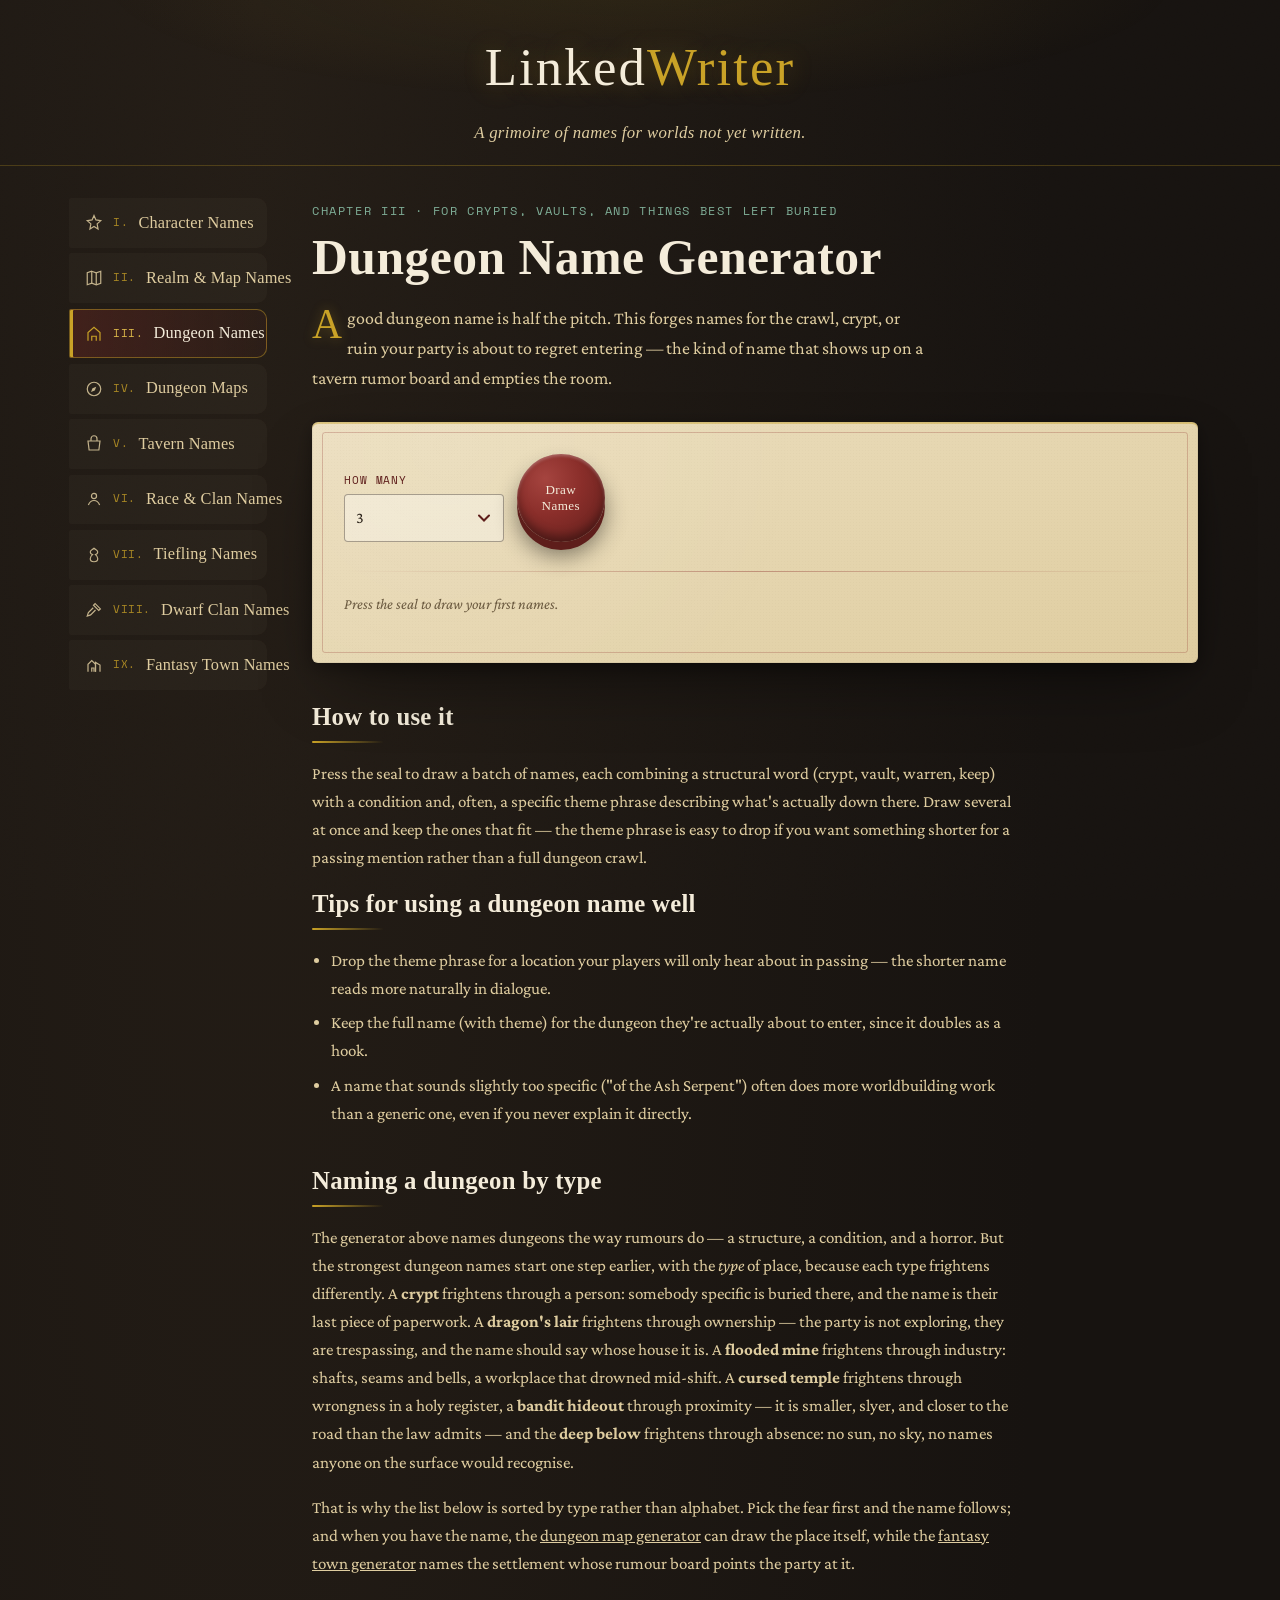
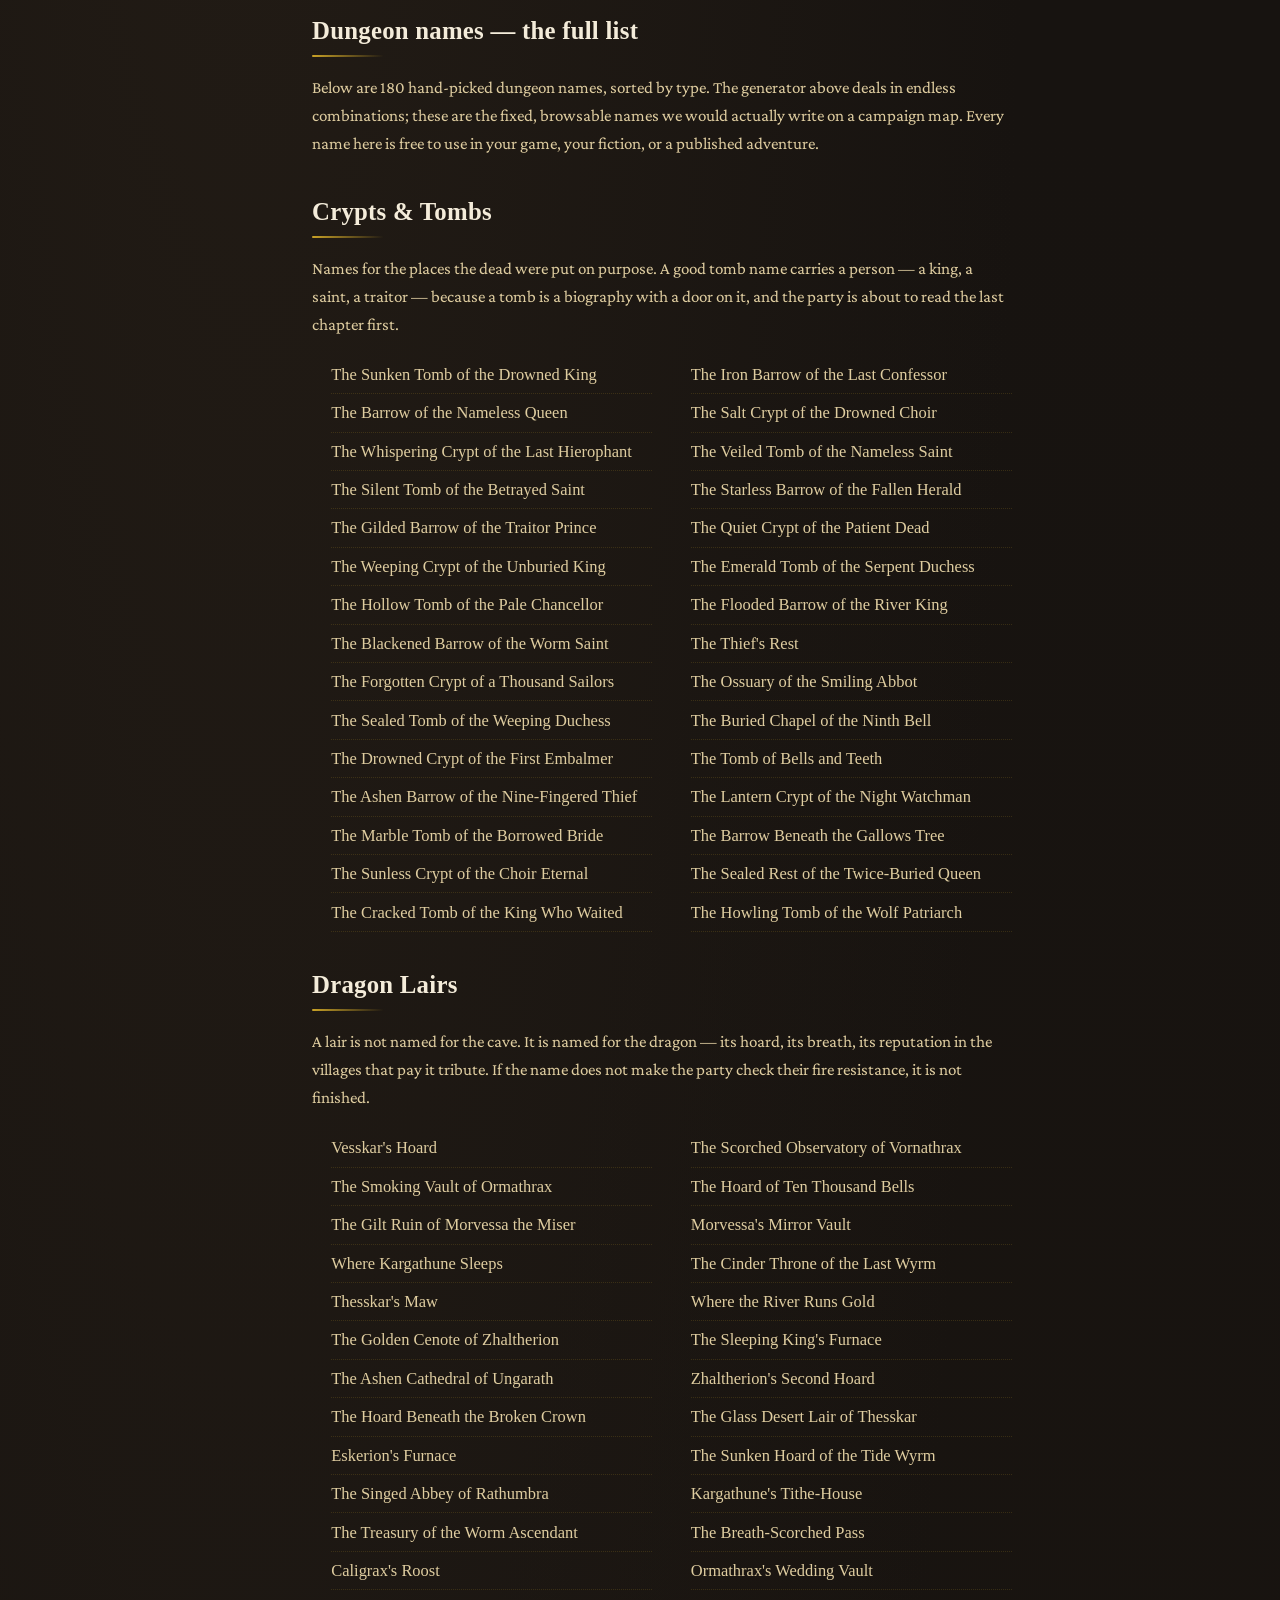
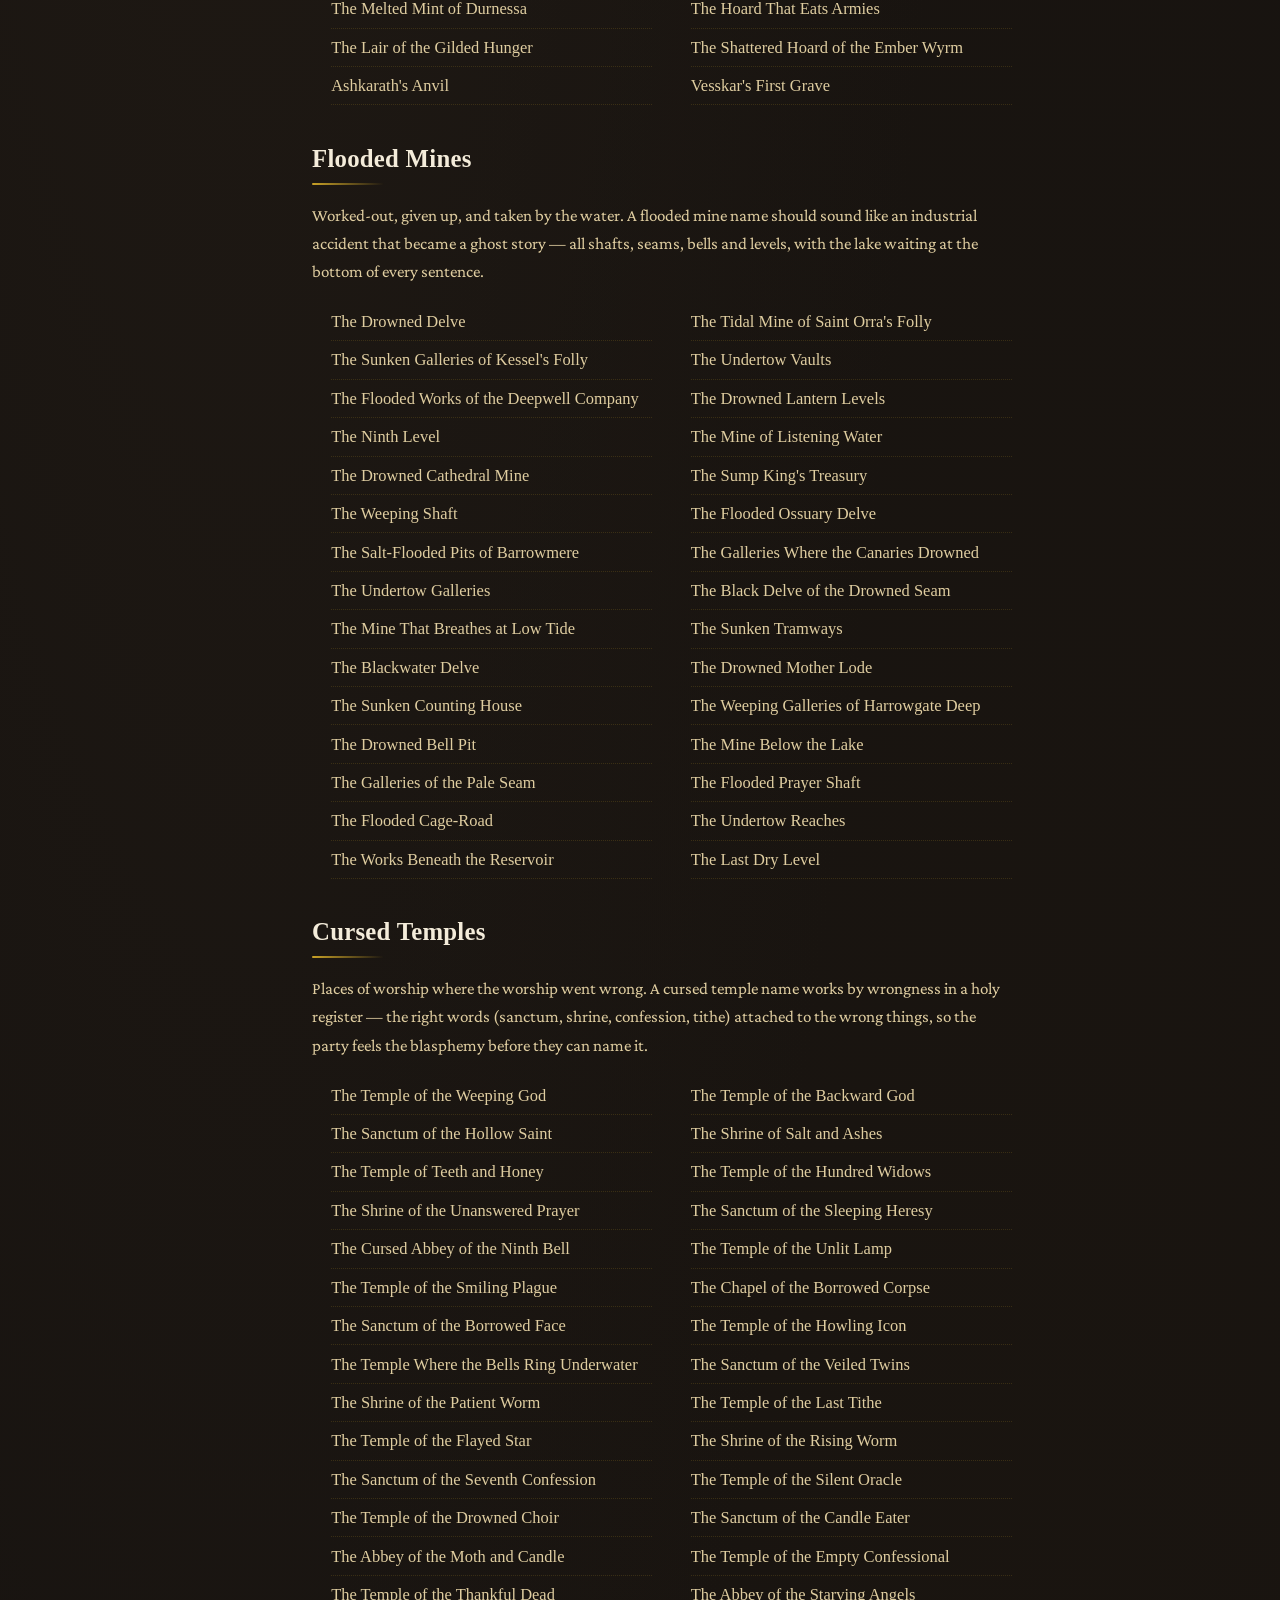
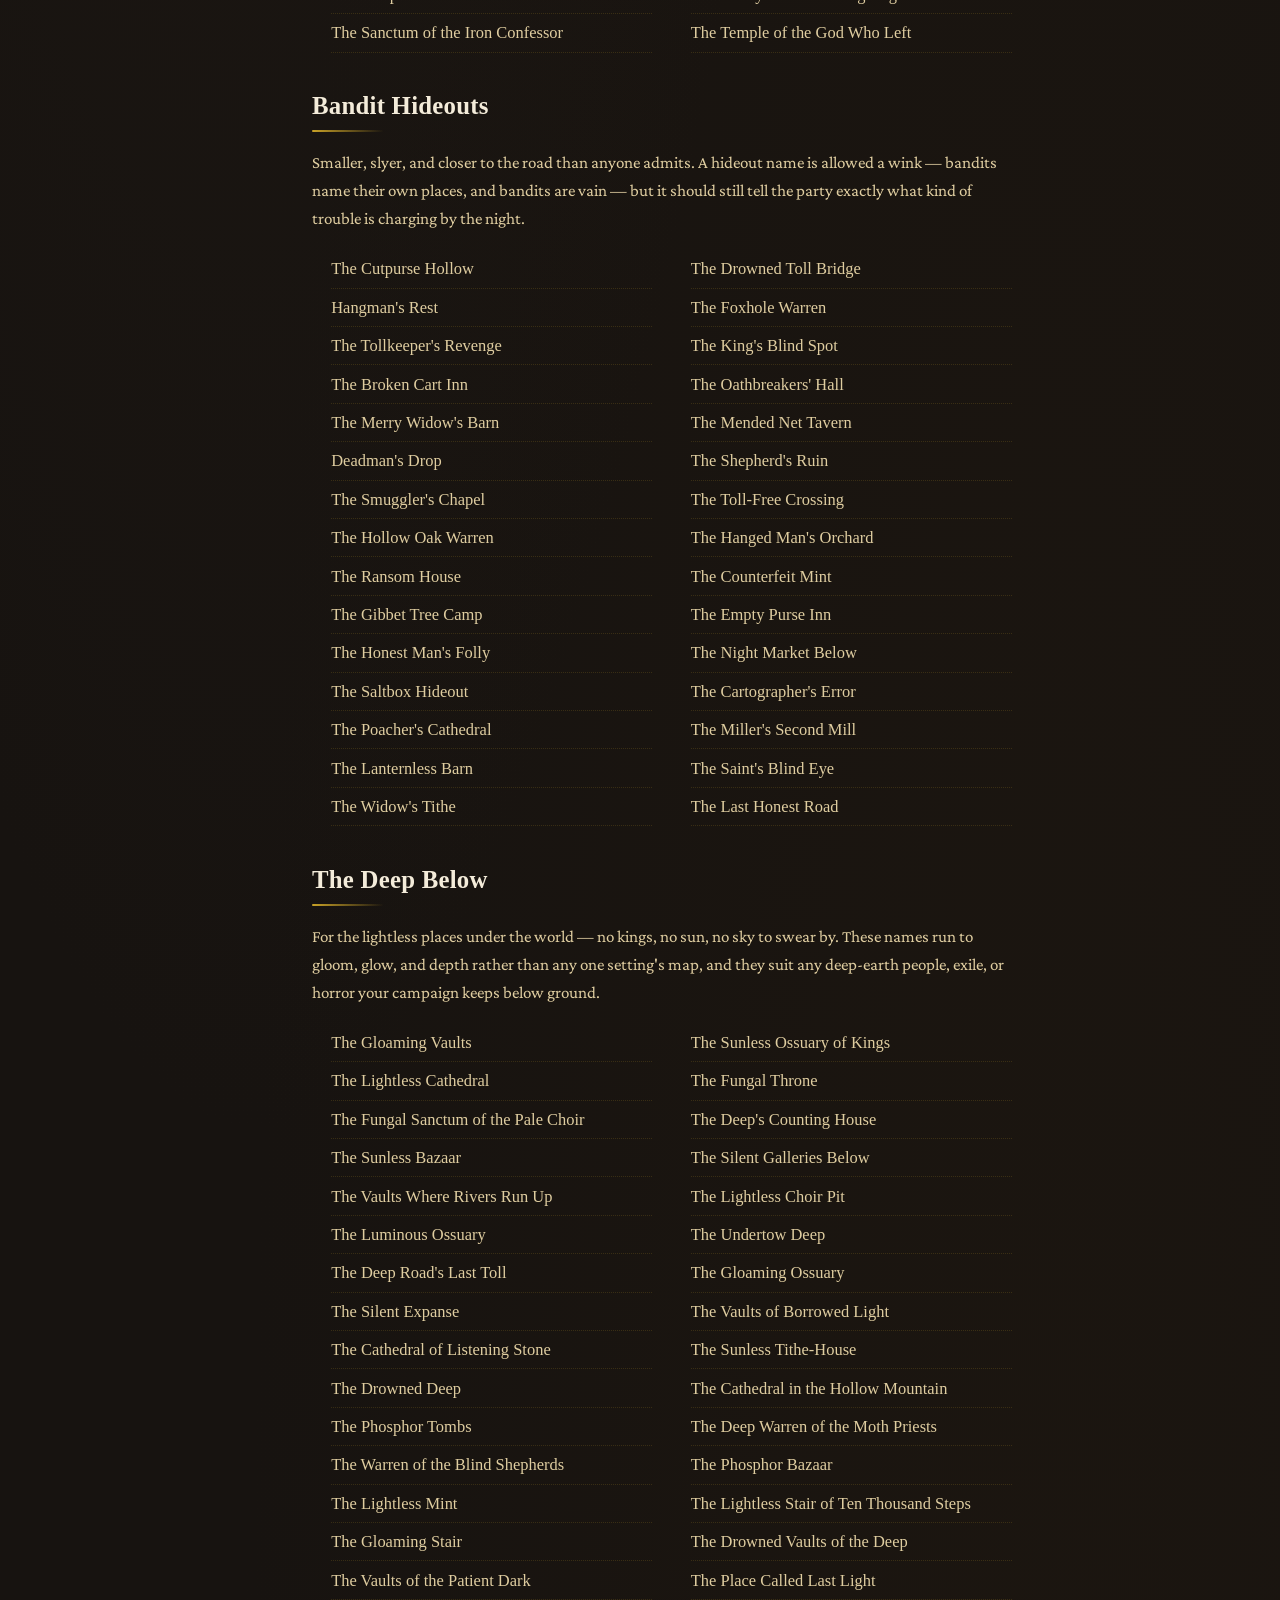
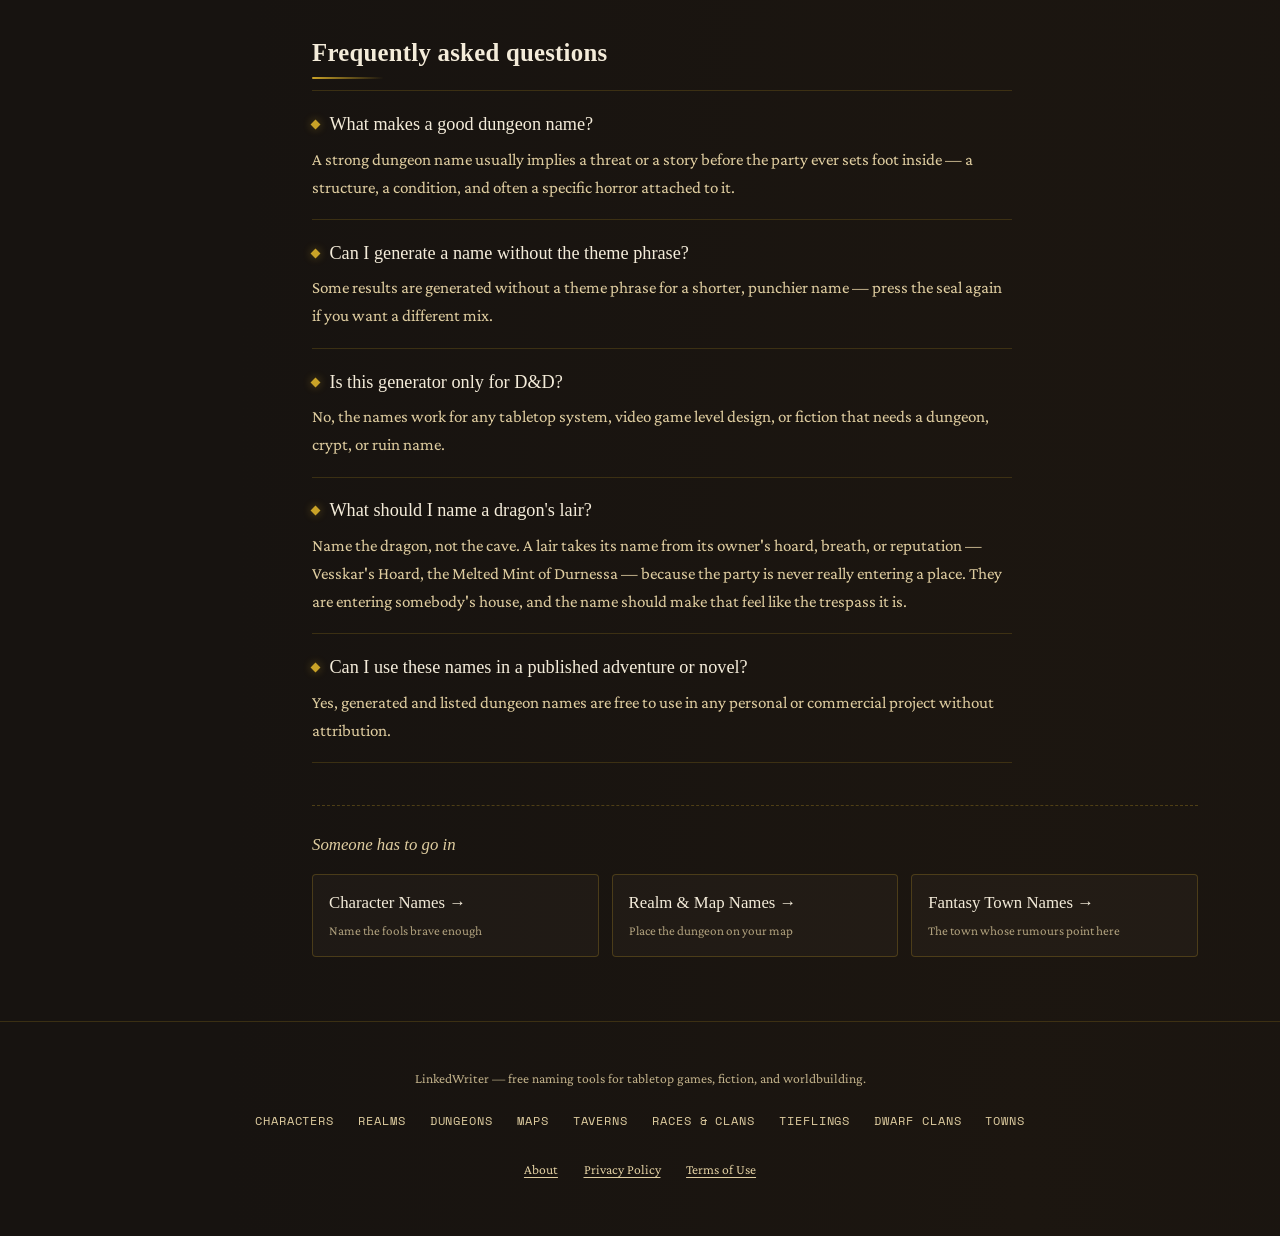
<file: dungeon-names.html>
<!DOCTYPE html>
<html lang="en">
<head>
<meta charset="UTF-8">
<meta name="viewport" content="width=device-width, initial-scale=1.0">
<title>Dungeon Name Generator — LinkedWriter</title>
<meta name="description" content="Generate dungeon names for D&D and fantasy fiction, or browse 180+ hand-picked dungeon names by type — crypts and tombs, dragon lairs, flooded mines, cursed temples, bandit hideouts and the deep below. Free, instant, no sign-up.">
<link rel="canonical" href="https://www.linkedwriter.com/dungeon-names.html">
<meta property="og:title" content="Dungeon Name Generator — LinkedWriter">
<meta property="og:description" content="Generate dungeon names for D&amp;D and fantasy fiction, or browse 180+ hand-picked dungeon names by type — crypts and tombs, dragon lairs, flooded mines, cursed temples, bandit hideouts and the deep below. Free, instant, no sign-up.">
<meta property="og:type" content="website">
<meta property="og:url" content="https://www.linkedwriter.com/dungeon-names.html">
<meta property="og:image" content="https://www.linkedwriter.com/assets/og/dungeon-names.png">
<meta property="og:image:width" content="1200">
<meta property="og:image:height" content="630">
<meta name="twitter:card" content="summary_large_image">
<meta name="twitter:image" content="https://www.linkedwriter.com/assets/og/dungeon-names.png">
<link rel="icon" type="image/svg+xml" href="assets/favicon.svg">
<link rel="shortcut icon" href="favicon.ico">
<link rel="preconnect" href="https://fonts.googleapis.com">
<link rel="preconnect" href="https://fonts.gstatic.com" crossorigin>
<link href="https://fonts.googleapis.com/css2?family=IM+Fell+English+SC&family=IM+Fell+English:ital@0;1&family=Crimson+Pro:ital,wght@0,500;0,600;1,400&family=Space+Mono:wght@400;700&display=swap" rel="stylesheet">
<link rel="stylesheet" href="assets/styles.css">
<script type="application/ld+json">
{
  "@context": "https://schema.org",
  "@type": "FAQPage",
  "mainEntity": [
    {
      "@type": "Question",
      "name": "What makes a good dungeon name?",
      "acceptedAnswer": {
        "@type": "Answer",
        "text": "A strong dungeon name usually implies a threat or a story before the party ever sets foot inside — a structure, a condition, and often a specific horror attached to it."
      }
    },
    {
      "@type": "Question",
      "name": "Can I generate a name without the theme phrase?",
      "acceptedAnswer": {
        "@type": "Answer",
        "text": "Some results are generated without a theme phrase for a shorter, punchier name — press the seal again if you want a different mix."
      }
    },
    {
      "@type": "Question",
      "name": "Is this generator only for D&D?",
      "acceptedAnswer": {
        "@type": "Answer",
        "text": "No, the names work for any tabletop system, video game level design, or fiction that needs a dungeon, crypt, or ruin name."
      }
    },
    {
      "@type": "Question",
      "name": "What should I name a dragon's lair?",
      "acceptedAnswer": {
        "@type": "Answer",
        "text": "Name the dragon, not the cave. A lair takes its name from its owner's hoard, breath, or reputation — Vesskar's Hoard, the Melted Mint of Durnessa — because the party is never really entering a place. They are entering somebody's house, and the name should make that feel like the trespass it is."
      }
    },
    {
      "@type": "Question",
      "name": "Can I use these names in a published adventure or novel?",
      "acceptedAnswer": {
        "@type": "Answer",
        "text": "Yes, generated and listed dungeon names are free to use in any personal or commercial project without attribution."
      }
    }
  ]
}
</script>

<!-- Google Analytics (GA4) -->
<script async src="https://www.googletagmanager.com/gtag/js?id=G-RYS3PC0N22"></script>
<script>
  window.dataLayer = window.dataLayer || [];
  function gtag(){dataLayer.push(arguments);}
  gtag('js', new Date());
  gtag('config', 'G-RYS3PC0N22');
</script>
</head>
<body>

<div class="grain"></div>

<header class="site">
  <a class="wordmark" href="/">Linked<span class="amp">Writer</span></a>
  <p class="tagline">A grimoire of names for worlds not yet written.</p>
</header>

<div class="shell">
  <nav class="spine" id="spine">
    <a class="tab" href="dnd-character-names.html">
      <svg viewBox="0 0 24 24" fill="none" stroke="currentColor" stroke-width="1.6"><path d="M12 2l2.6 5.9L21 9l-4.8 4.2L17.4 20 12 16.6 6.6 20l1.2-6.8L3 9l6.4-1.1L12 2z"/></svg>
      <span class="chp">I.</span> Character Names
    </a>
    <a class="tab" href="realm-map-names.html">
      <svg viewBox="0 0 24 24" fill="none" stroke="currentColor" stroke-width="1.6"><path d="M9 3l6 2 6-2v16l-6 2-6-2-6 2V5l6-2z"/><path d="M9 3v16M15 5v16"/></svg>
      <span class="chp">II.</span> Realm &amp; Map Names
    </a>
    <a class="tab active" href="dungeon-names.html">
      <svg viewBox="0 0 24 24" fill="none" stroke="currentColor" stroke-width="1.6"><path d="M4 21V10l8-7 8 7v11"/><path d="M9 21v-6h6v6"/></svg>
      <span class="chp">III.</span> Dungeon Names
    </a>
    <a class="tab" href="dungeon-maps.html">
      <svg viewBox="0 0 24 24" fill="none" stroke="currentColor" stroke-width="1.6"><circle cx="12" cy="12" r="9"/><path d="M15 9l-2 5-5 2 2-5 5-2z" fill="currentColor" stroke="none"/></svg>
      <span class="chp">IV.</span> Dungeon Maps
    </a>
    <a class="tab" href="tavern-names.html">
      <svg viewBox="0 0 24 24" fill="none" stroke="currentColor" stroke-width="1.6"><path d="M4 8h16l-1.5 12h-13L4 8z"/><path d="M8 8V5a4 4 0 0 1 8 0v3"/></svg>
      <span class="chp">V.</span> Tavern Names
    </a>
    <a class="tab" href="race-clan-names.html">
      <svg viewBox="0 0 24 24" fill="none" stroke="currentColor" stroke-width="1.6"><circle cx="12" cy="8" r="3.4"/><path d="M4.5 20c1.6-4 4.2-6 7.5-6s5.9 2 7.5 6"/></svg>
      <span class="chp">VI.</span> Race &amp; Clan Names
    </a>
    <a class="tab" href="tiefling-names.html">
      <svg viewBox="0 0 24 24" fill="none" stroke="currentColor" stroke-width="1.6"><path d="M12 3c-2 2-5 2.5-5 5 0 2 1.5 3 3 3.5C8 13 7 15 7 17c0 3 2.5 4 5 4s5-1 5-4c0-2-1-4-3-5.5 1.5-.5 3-1.5 3-3.5 0-2.5-3-3-5-5z"/></svg>
      <span class="chp">VII.</span> Tiefling Names
    </a>
    <a class="tab" href="dwarf-clan-names.html">
      <svg viewBox="0 0 24 24" fill="none" stroke="currentColor" stroke-width="1.6"><path d="M13.5 3.5l7 7-2.2 2.2-7-7z"/><path d="M11 9L4.5 15.5 3 20l4.5-1.5L14 12"/></svg>
      <span class="chp">VIII.</span> Dwarf Clan Names
    </a>
    <a class="tab" href="fantasy-town-names.html">
      <svg viewBox="0 0 24 24" fill="none" stroke="currentColor" stroke-width="1.6"><path d="M4 21V11l5-5 5 5v10"/><path d="M14 21V8.5L20 12v9"/><path d="M9 21v-5h3v5"/></svg>
      <span class="chp">IX.</span> Fantasy Town Names
    </a>
  </nav>

  <main>
    <p class="eyebrow">Chapter III · For Crypts, Vaults, and Things Best Left Buried</p>
    <h1 class="page-title">Dungeon Name Generator</h1>
    <p class="lede">A good dungeon name is half the pitch. This forges names for the crawl, crypt, or ruin your party is about to regret entering — the kind of name that shows up on a tavern rumor board and empties the room.</p>

    <div class="parchment">
      <div class="field-row">
        <div class="field">
          <label for="dungeon-count">How many</label>
          <select id="dungeon-count">
            <option>3</option><option>5</option><option>8</option>
          </select>
        </div>
        <button class="seal-btn" onclick="genDungeon()">Draw<br>Names</button>
      </div>
      <div class="results" id="dungeon-results">
        <hr class="divider">
        <p class="empty-note">Press the seal to draw your first names.</p>
      </div>
    </div>

    <div class="content-block">
      <h2 class="section-title">How to use it</h2>
      <p>Press the seal to draw a batch of names, each combining a structural word (crypt, vault, warren, keep) with a condition and, often, a specific theme phrase describing what's actually down there. Draw several at once and keep the ones that fit — the theme phrase is easy to drop if you want something shorter for a passing mention rather than a full dungeon crawl.</p>
      <h2 class="section-title">Tips for using a dungeon name well</h2>
      <ul>
        <li>Drop the theme phrase for a location your players will only hear about in passing — the shorter name reads more naturally in dialogue.</li>
        <li>Keep the full name (with theme) for the dungeon they're actually about to enter, since it doubles as a hook.</li>
        <li>A name that sounds slightly too specific ("of the Ash Serpent") often does more worldbuilding work than a generic one, even if you never explain it directly.</li>
      </ul>
    </div>

    <div class="content-block">
      <h2 class="section-title">Naming a dungeon by type</h2>
      <p>The generator above names dungeons the way rumours do — a structure, a condition, and a horror. But the strongest dungeon names start one step earlier, with the <em>type</em> of place, because each type frightens differently. A <strong>crypt</strong> frightens through a person: somebody specific is buried there, and the name is their last piece of paperwork. A <strong>dragon's lair</strong> frightens through ownership — the party is not exploring, they are trespassing, and the name should say whose house it is. A <strong>flooded mine</strong> frightens through industry: shafts, seams and bells, a workplace that drowned mid-shift. A <strong>cursed temple</strong> frightens through wrongness in a holy register, a <strong>bandit hideout</strong> through proximity — it is smaller, slyer, and closer to the road than the law admits — and the <strong>deep below</strong> frightens through absence: no sun, no sky, no names anyone on the surface would recognise.</p>
      <p>That is why the list below is sorted by type rather than alphabet. Pick the fear first and the name follows; and when you have the name, the <a href="dungeon-maps.html">dungeon map generator</a> can draw the place itself, while the <a href="fantasy-town-names.html">fantasy town generator</a> names the settlement whose rumour board points the party at it.</p>
    </div>

    <div class="content-block">
      <h2 class="section-title">Dungeon names — the full list</h2>
      <p>Below are 180 hand-picked dungeon names, sorted by type. The generator above deals in endless combinations; these are the fixed, browsable names we would actually write on a campaign map. Every name here is free to use in your game, your fiction, or a published adventure.</p>
    </div>

    <div class="content-block">
      <h2 class="section-title">Crypts &amp; Tombs</h2>
      <p>Names for the places the dead were put on purpose. A good tomb name carries a person — a king, a saint, a traitor — because a tomb is a biography with a door on it, and the party is about to read the last chapter first.</p>
<ul class="name-list">
        <li>The Sunken Tomb of the Drowned King</li>
        <li>The Barrow of the Nameless Queen</li>
        <li>The Whispering Crypt of the Last Hierophant</li>
        <li>The Silent Tomb of the Betrayed Saint</li>
        <li>The Gilded Barrow of the Traitor Prince</li>
        <li>The Weeping Crypt of the Unburied King</li>
        <li>The Hollow Tomb of the Pale Chancellor</li>
        <li>The Blackened Barrow of the Worm Saint</li>
        <li>The Forgotten Crypt of a Thousand Sailors</li>
        <li>The Sealed Tomb of the Weeping Duchess</li>
        <li>The Drowned Crypt of the First Embalmer</li>
        <li>The Ashen Barrow of the Nine-Fingered Thief</li>
        <li>The Marble Tomb of the Borrowed Bride</li>
        <li>The Sunless Crypt of the Choir Eternal</li>
        <li>The Cracked Tomb of the King Who Waited</li>
        <li>The Iron Barrow of the Last Confessor</li>
        <li>The Salt Crypt of the Drowned Choir</li>
        <li>The Veiled Tomb of the Nameless Saint</li>
        <li>The Starless Barrow of the Fallen Herald</li>
        <li>The Quiet Crypt of the Patient Dead</li>
        <li>The Emerald Tomb of the Serpent Duchess</li>
        <li>The Flooded Barrow of the River King</li>
        <li>The Thief's Rest</li>
        <li>The Ossuary of the Smiling Abbot</li>
        <li>The Buried Chapel of the Ninth Bell</li>
        <li>The Tomb of Bells and Teeth</li>
        <li>The Lantern Crypt of the Night Watchman</li>
        <li>The Barrow Beneath the Gallows Tree</li>
        <li>The Sealed Rest of the Twice-Buried Queen</li>
        <li>The Howling Tomb of the Wolf Patriarch</li>
      </ul>
    </div>

    <div class="content-block">
      <h2 class="section-title">Dragon Lairs</h2>
      <p>A lair is not named for the cave. It is named for the dragon — its hoard, its breath, its reputation in the villages that pay it tribute. If the name does not make the party check their fire resistance, it is not finished.</p>
<ul class="name-list">
        <li>Vesskar's Hoard</li>
        <li>The Smoking Vault of Ormathrax</li>
        <li>The Gilt Ruin of Morvessa the Miser</li>
        <li>Where Kargathune Sleeps</li>
        <li>Thesskar's Maw</li>
        <li>The Golden Cenote of Zhaltherion</li>
        <li>The Ashen Cathedral of Ungarath</li>
        <li>The Hoard Beneath the Broken Crown</li>
        <li>Eskerion's Furnace</li>
        <li>The Singed Abbey of Rathumbra</li>
        <li>The Treasury of the Worm Ascendant</li>
        <li>Caligrax's Roost</li>
        <li>The Melted Mint of Durnessa</li>
        <li>The Lair of the Gilded Hunger</li>
        <li>Ashkarath's Anvil</li>
        <li>The Scorched Observatory of Vornathrax</li>
        <li>The Hoard of Ten Thousand Bells</li>
        <li>Morvessa's Mirror Vault</li>
        <li>The Cinder Throne of the Last Wyrm</li>
        <li>Where the River Runs Gold</li>
        <li>The Sleeping King's Furnace</li>
        <li>Zhaltherion's Second Hoard</li>
        <li>The Glass Desert Lair of Thesskar</li>
        <li>The Sunken Hoard of the Tide Wyrm</li>
        <li>Kargathune's Tithe-House</li>
        <li>The Breath-Scorched Pass</li>
        <li>Ormathrax's Wedding Vault</li>
        <li>The Hoard That Eats Armies</li>
        <li>The Shattered Hoard of the Ember Wyrm</li>
        <li>Vesskar's First Grave</li>
      </ul>
    </div>

    <div class="content-block">
      <h2 class="section-title">Flooded Mines</h2>
      <p>Worked-out, given up, and taken by the water. A flooded mine name should sound like an industrial accident that became a ghost story — all shafts, seams, bells and levels, with the lake waiting at the bottom of every sentence.</p>
<ul class="name-list">
        <li>The Drowned Delve</li>
        <li>The Sunken Galleries of Kessel's Folly</li>
        <li>The Flooded Works of the Deepwell Company</li>
        <li>The Ninth Level</li>
        <li>The Drowned Cathedral Mine</li>
        <li>The Weeping Shaft</li>
        <li>The Salt-Flooded Pits of Barrowmere</li>
        <li>The Undertow Galleries</li>
        <li>The Mine That Breathes at Low Tide</li>
        <li>The Blackwater Delve</li>
        <li>The Sunken Counting House</li>
        <li>The Drowned Bell Pit</li>
        <li>The Galleries of the Pale Seam</li>
        <li>The Flooded Cage-Road</li>
        <li>The Works Beneath the Reservoir</li>
        <li>The Tidal Mine of Saint Orra's Folly</li>
        <li>The Undertow Vaults</li>
        <li>The Drowned Lantern Levels</li>
        <li>The Mine of Listening Water</li>
        <li>The Sump King's Treasury</li>
        <li>The Flooded Ossuary Delve</li>
        <li>The Galleries Where the Canaries Drowned</li>
        <li>The Black Delve of the Drowned Seam</li>
        <li>The Sunken Tramways</li>
        <li>The Drowned Mother Lode</li>
        <li>The Weeping Galleries of Harrowgate Deep</li>
        <li>The Mine Below the Lake</li>
        <li>The Flooded Prayer Shaft</li>
        <li>The Undertow Reaches</li>
        <li>The Last Dry Level</li>
      </ul>
    </div>

    <div class="content-block">
      <h2 class="section-title">Cursed Temples</h2>
      <p>Places of worship where the worship went wrong. A cursed temple name works by wrongness in a holy register — the right words (sanctum, shrine, confession, tithe) attached to the wrong things, so the party feels the blasphemy before they can name it.</p>
<ul class="name-list">
        <li>The Temple of the Weeping God</li>
        <li>The Sanctum of the Hollow Saint</li>
        <li>The Temple of Teeth and Honey</li>
        <li>The Shrine of the Unanswered Prayer</li>
        <li>The Cursed Abbey of the Ninth Bell</li>
        <li>The Temple of the Smiling Plague</li>
        <li>The Sanctum of the Borrowed Face</li>
        <li>The Temple Where the Bells Ring Underwater</li>
        <li>The Shrine of the Patient Worm</li>
        <li>The Temple of the Flayed Star</li>
        <li>The Sanctum of the Seventh Confession</li>
        <li>The Temple of the Drowned Choir</li>
        <li>The Abbey of the Moth and Candle</li>
        <li>The Temple of the Thankful Dead</li>
        <li>The Sanctum of the Iron Confessor</li>
        <li>The Temple of the Backward God</li>
        <li>The Shrine of Salt and Ashes</li>
        <li>The Temple of the Hundred Widows</li>
        <li>The Sanctum of the Sleeping Heresy</li>
        <li>The Temple of the Unlit Lamp</li>
        <li>The Chapel of the Borrowed Corpse</li>
        <li>The Temple of the Howling Icon</li>
        <li>The Sanctum of the Veiled Twins</li>
        <li>The Temple of the Last Tithe</li>
        <li>The Shrine of the Rising Worm</li>
        <li>The Temple of the Silent Oracle</li>
        <li>The Sanctum of the Candle Eater</li>
        <li>The Temple of the Empty Confessional</li>
        <li>The Abbey of the Starving Angels</li>
        <li>The Temple of the God Who Left</li>
      </ul>
    </div>

    <div class="content-block">
      <h2 class="section-title">Bandit Hideouts</h2>
      <p>Smaller, slyer, and closer to the road than anyone admits. A hideout name is allowed a wink — bandits name their own places, and bandits are vain — but it should still tell the party exactly what kind of trouble is charging by the night.</p>
<ul class="name-list">
        <li>The Cutpurse Hollow</li>
        <li>Hangman's Rest</li>
        <li>The Tollkeeper's Revenge</li>
        <li>The Broken Cart Inn</li>
        <li>The Merry Widow's Barn</li>
        <li>Deadman's Drop</li>
        <li>The Smuggler's Chapel</li>
        <li>The Hollow Oak Warren</li>
        <li>The Ransom House</li>
        <li>The Gibbet Tree Camp</li>
        <li>The Honest Man's Folly</li>
        <li>The Saltbox Hideout</li>
        <li>The Poacher's Cathedral</li>
        <li>The Lanternless Barn</li>
        <li>The Widow's Tithe</li>
        <li>The Drowned Toll Bridge</li>
        <li>The Foxhole Warren</li>
        <li>The King's Blind Spot</li>
        <li>The Oathbreakers' Hall</li>
        <li>The Mended Net Tavern</li>
        <li>The Shepherd's Ruin</li>
        <li>The Toll-Free Crossing</li>
        <li>The Hanged Man's Orchard</li>
        <li>The Counterfeit Mint</li>
        <li>The Empty Purse Inn</li>
        <li>The Night Market Below</li>
        <li>The Cartographer's Error</li>
        <li>The Miller's Second Mill</li>
        <li>The Saint's Blind Eye</li>
        <li>The Last Honest Road</li>
      </ul>
    </div>

    <div class="content-block">
      <h2 class="section-title">The Deep Below</h2>
      <p>For the lightless places under the world — no kings, no sun, no sky to swear by. These names run to gloom, glow, and depth rather than any one setting's map, and they suit any deep-earth people, exile, or horror your campaign keeps below ground.</p>
<ul class="name-list">
        <li>The Gloaming Vaults</li>
        <li>The Lightless Cathedral</li>
        <li>The Fungal Sanctum of the Pale Choir</li>
        <li>The Sunless Bazaar</li>
        <li>The Vaults Where Rivers Run Up</li>
        <li>The Luminous Ossuary</li>
        <li>The Deep Road's Last Toll</li>
        <li>The Silent Expanse</li>
        <li>The Cathedral of Listening Stone</li>
        <li>The Drowned Deep</li>
        <li>The Phosphor Tombs</li>
        <li>The Warren of the Blind Shepherds</li>
        <li>The Lightless Mint</li>
        <li>The Gloaming Stair</li>
        <li>The Vaults of the Patient Dark</li>
        <li>The Sunless Ossuary of Kings</li>
        <li>The Fungal Throne</li>
        <li>The Deep's Counting House</li>
        <li>The Silent Galleries Below</li>
        <li>The Lightless Choir Pit</li>
        <li>The Undertow Deep</li>
        <li>The Gloaming Ossuary</li>
        <li>The Vaults of Borrowed Light</li>
        <li>The Sunless Tithe-House</li>
        <li>The Cathedral in the Hollow Mountain</li>
        <li>The Deep Warren of the Moth Priests</li>
        <li>The Phosphor Bazaar</li>
        <li>The Lightless Stair of Ten Thousand Steps</li>
        <li>The Drowned Vaults of the Deep</li>
        <li>The Place Called Last Light</li>
      </ul>
    </div>

    <div class="faq">
      <h2 class="section-title">Frequently asked questions</h2>
      <div class="faq-item">
        <h3>What makes a good dungeon name?</h3>
        <p>A strong dungeon name usually implies a threat or a story before the party ever sets foot inside — a structure, a condition, and often a specific horror attached to it.</p>
      </div>
      <div class="faq-item">
        <h3>Can I generate a name without the theme phrase?</h3>
        <p>Some results are generated without a theme phrase for a shorter, punchier name — press the seal again if you want a different mix.</p>
      </div>
      <div class="faq-item">
        <h3>Is this generator only for D&D?</h3>
        <p>No, the names work for any tabletop system, video game level design, or fiction that needs a dungeon, crypt, or ruin name.</p>
      </div>
      <div class="faq-item">
        <h3>What should I name a dragon's lair?</h3>
        <p>Name the dragon, not the cave. A lair takes its name from its owner's hoard, breath, or reputation — Vesskar's Hoard, the Melted Mint of Durnessa — because the party is never really entering a place. They are entering somebody's house, and the name should make that feel like the trespass it is.</p>
      </div>
      <div class="faq-item">
        <h3>Can I use these names in a published adventure or novel?</h3>
        <p>Yes, generated and listed dungeon names are free to use in any personal or commercial project without attribution.</p>
      </div>
    </div>

    <div class="related">
      <h2>Someone has to go in</h2>
      <div class="related-grid">
        <a class="related-card" href="dnd-character-names.html"><span class="rc-title">Character Names →</span><span class="rc-sub">Name the fools brave enough</span></a>
        <a class="related-card" href="realm-map-names.html"><span class="rc-title">Realm &amp; Map Names →</span><span class="rc-sub">Place the dungeon on your map</span></a>
        <a class="related-card" href="fantasy-town-names.html"><span class="rc-title">Fantasy Town Names →</span><span class="rc-sub">The town whose rumours point here</span></a>
      </div>
    </div>
  </main>
</div>

<footer>
  <p>LinkedWriter — free naming tools for tabletop games, fiction, and worldbuilding.</p>
  <nav class="foot-tools" aria-label="All generators">
    <a href="dnd-character-names.html">Characters</a>
    <a href="realm-map-names.html">Realms</a>
    <a href="dungeon-names.html">Dungeons</a>
    <a href="dungeon-maps.html">Maps</a>
    <a href="tavern-names.html">Taverns</a>
    <a href="race-clan-names.html">Races &amp; Clans</a>
    <a href="tiefling-names.html">Tieflings</a>
    <a href="dwarf-clan-names.html">Dwarf Clans</a>
    <a href="fantasy-town-names.html">Towns</a>
  </nav>
  <div class="foot-links">
    <a href="about.html">About</a>
    <a href="privacy.html">Privacy Policy</a>
    <a href="terms.html">Terms of Use</a>
  </div>
</footer>

<script src="assets/script.js"></script>
</body>
</html>
</file>
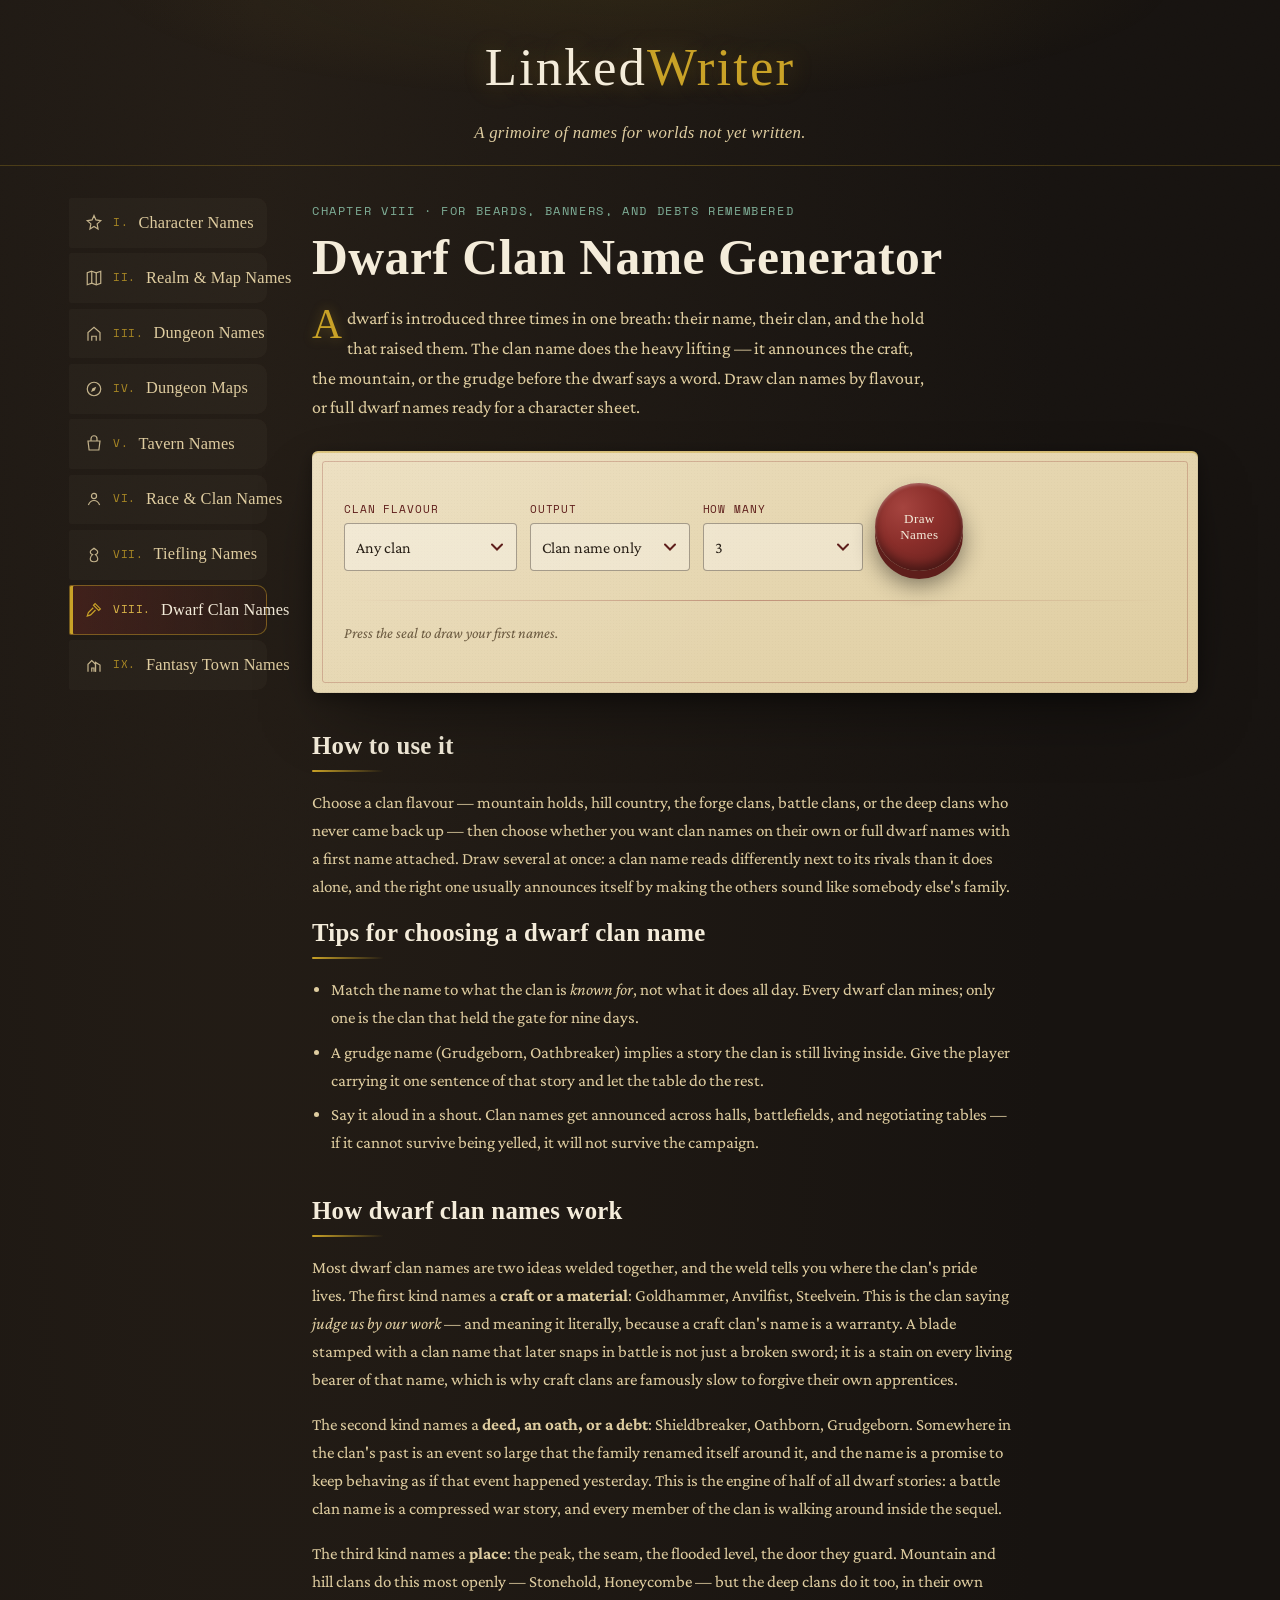
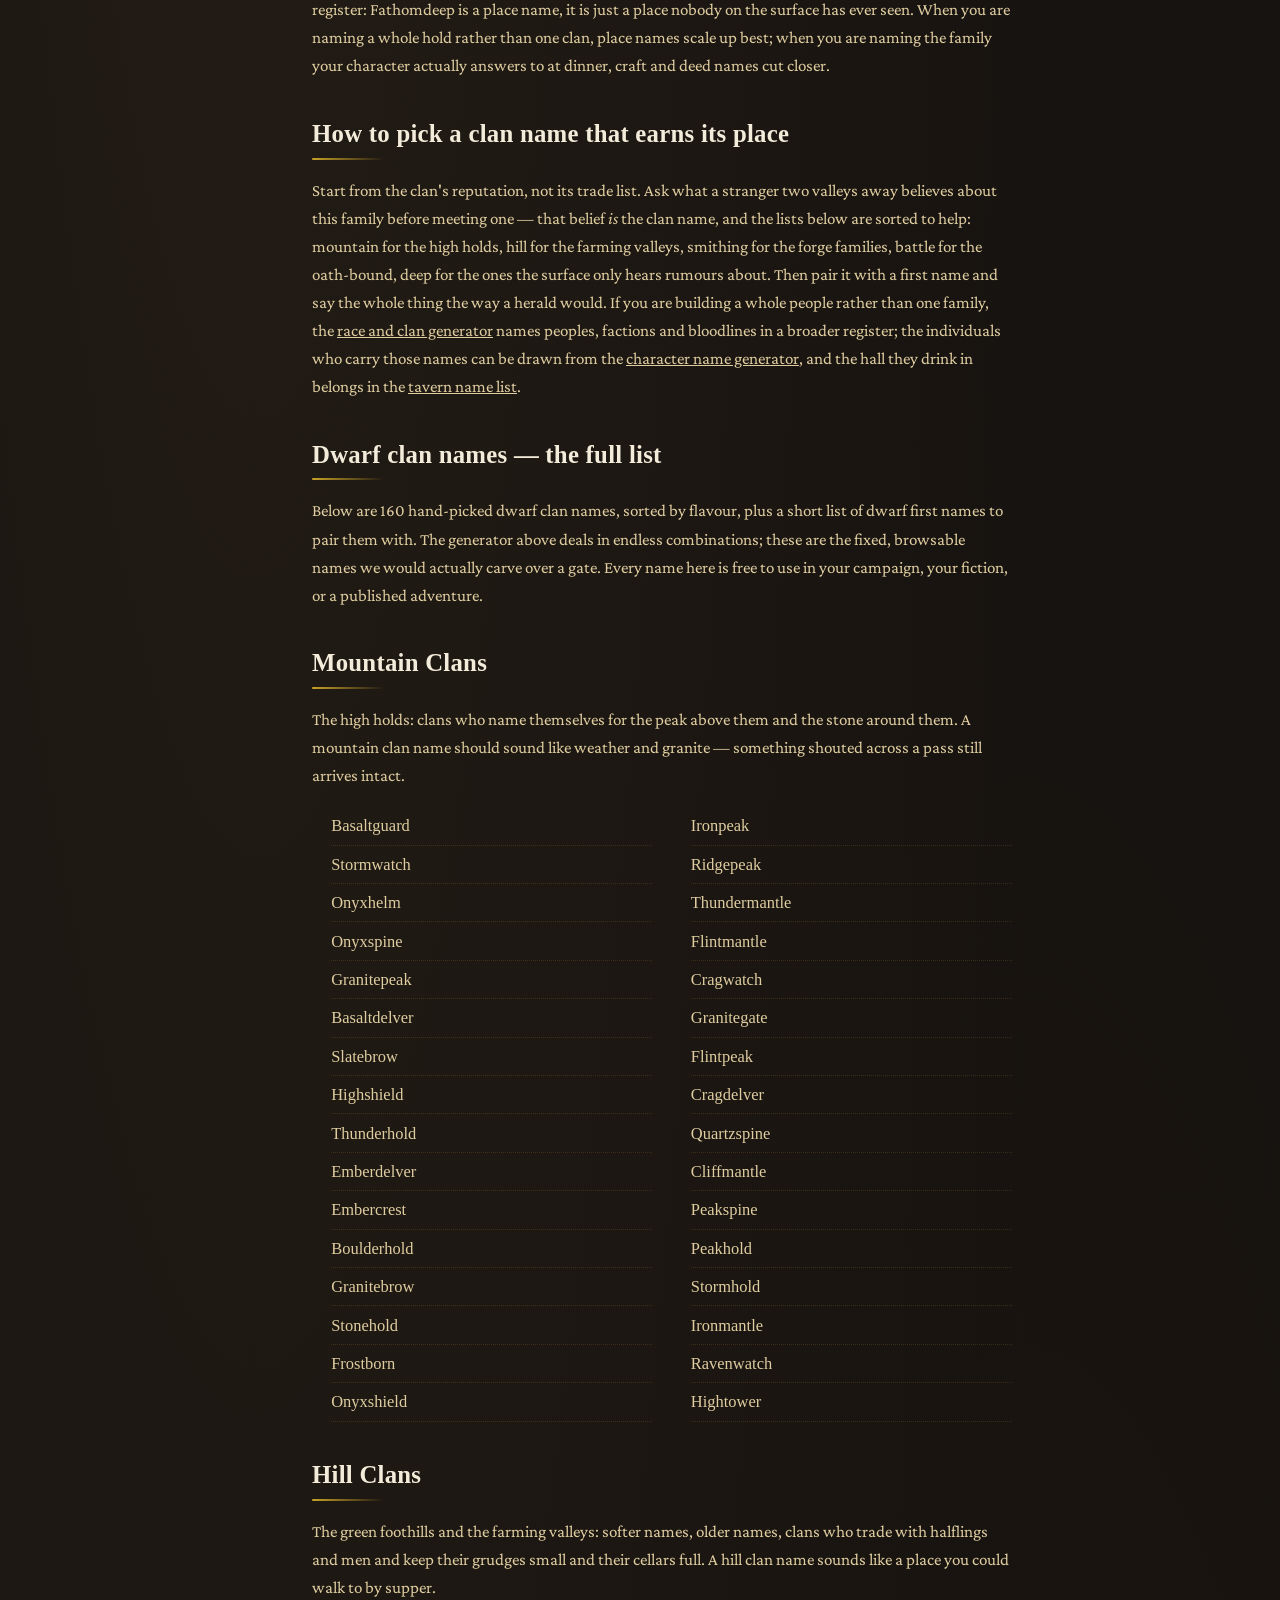
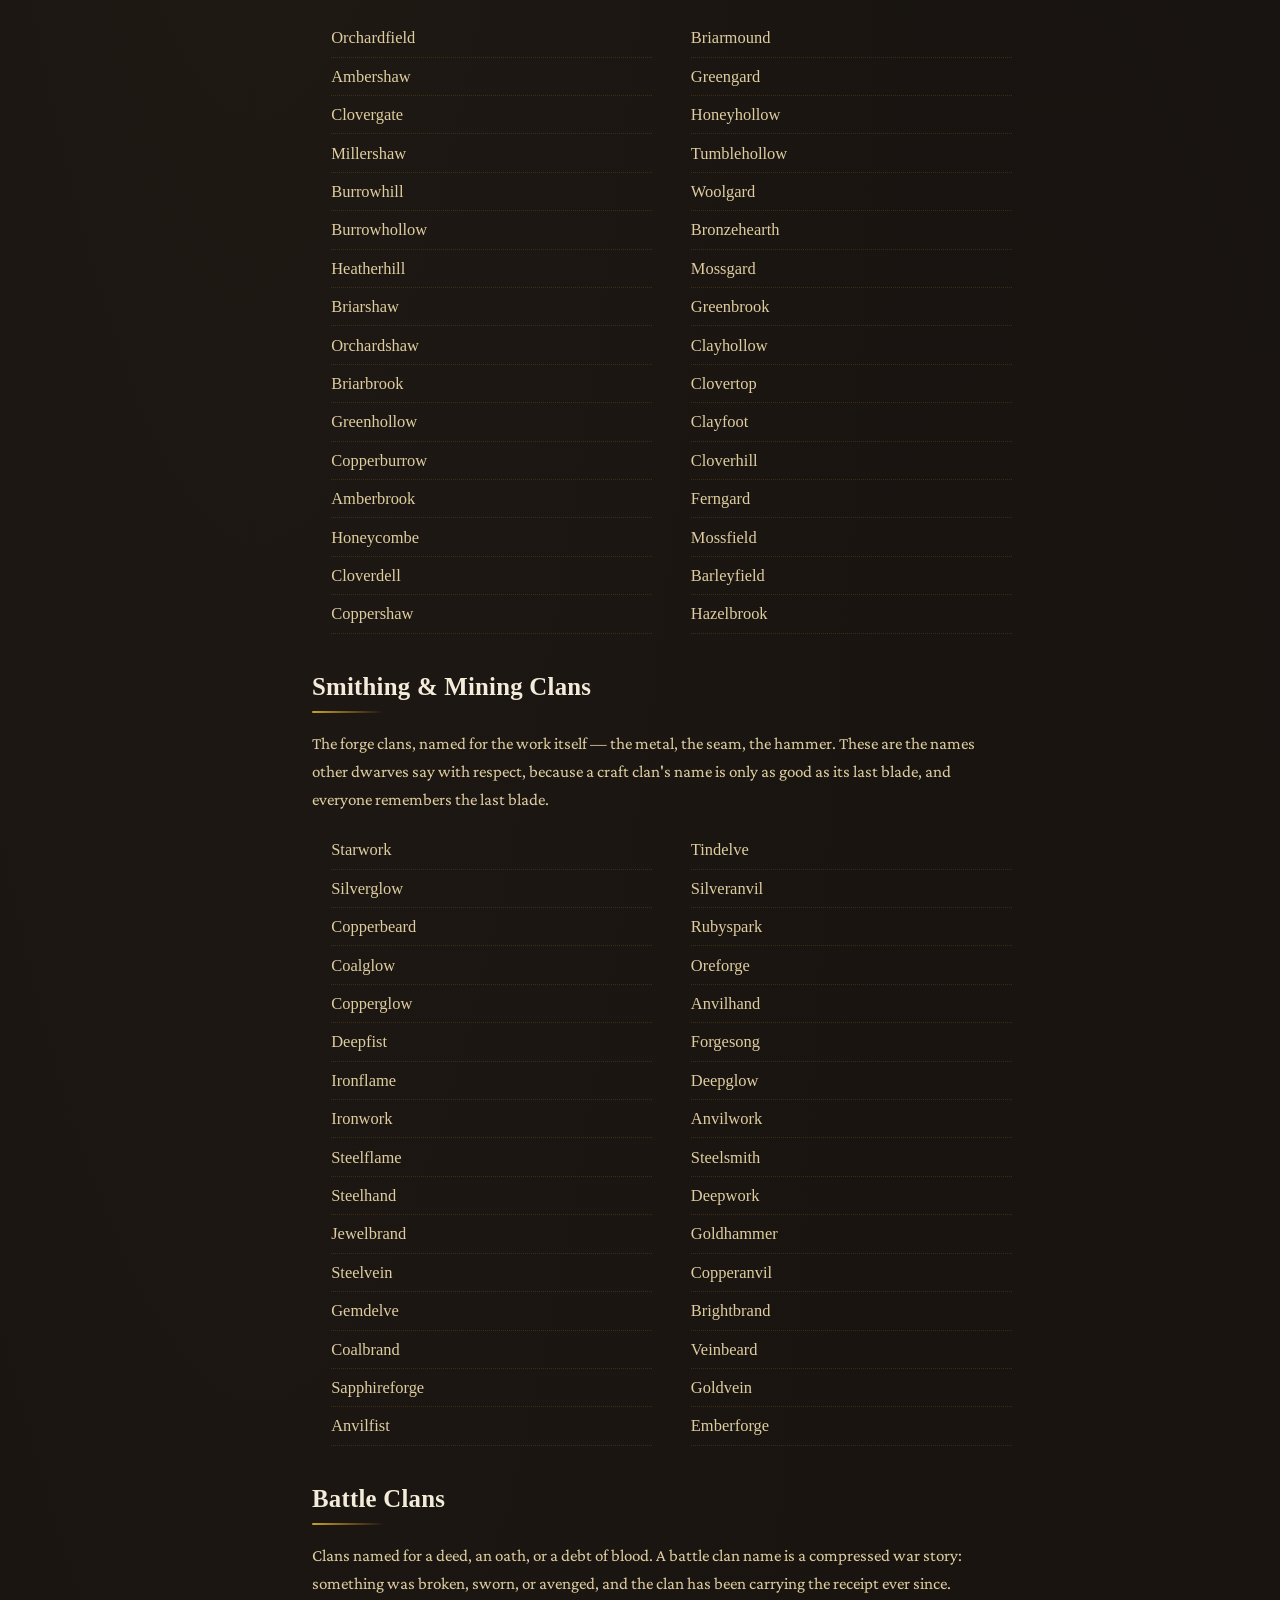
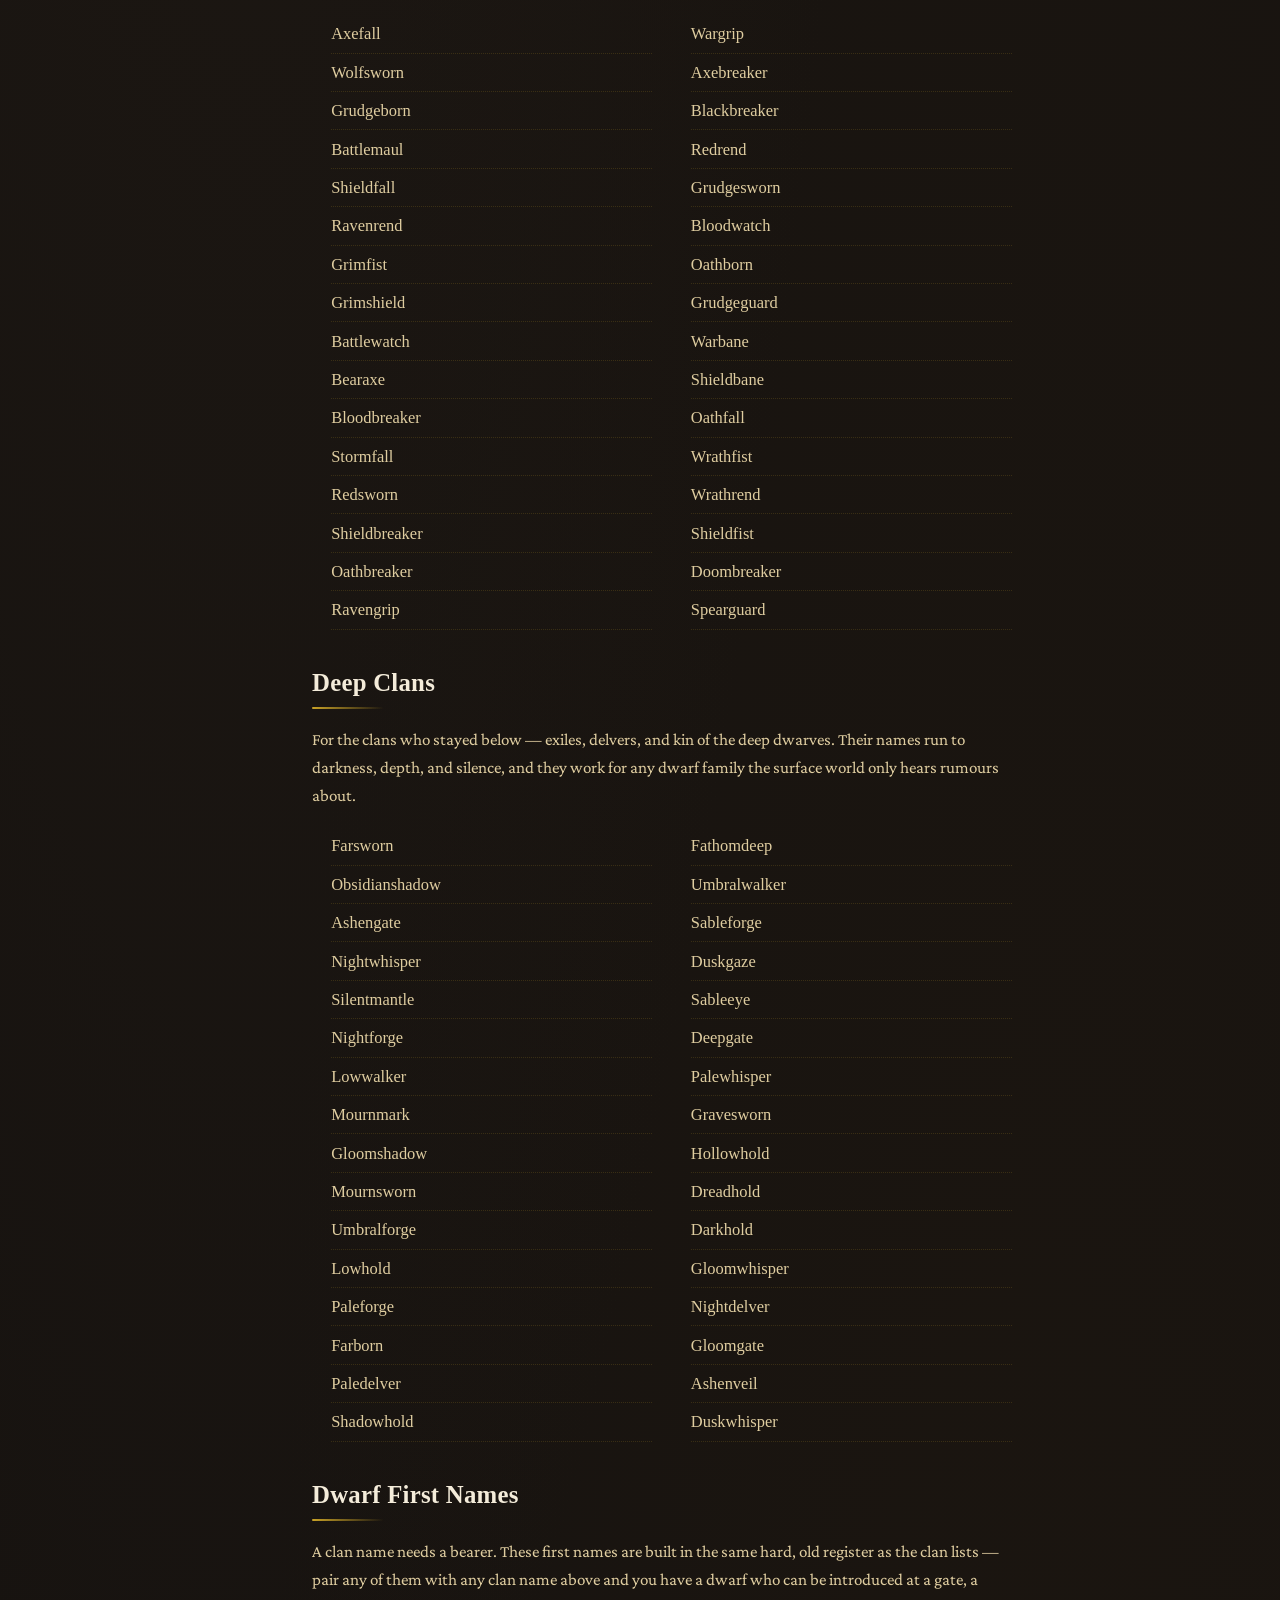
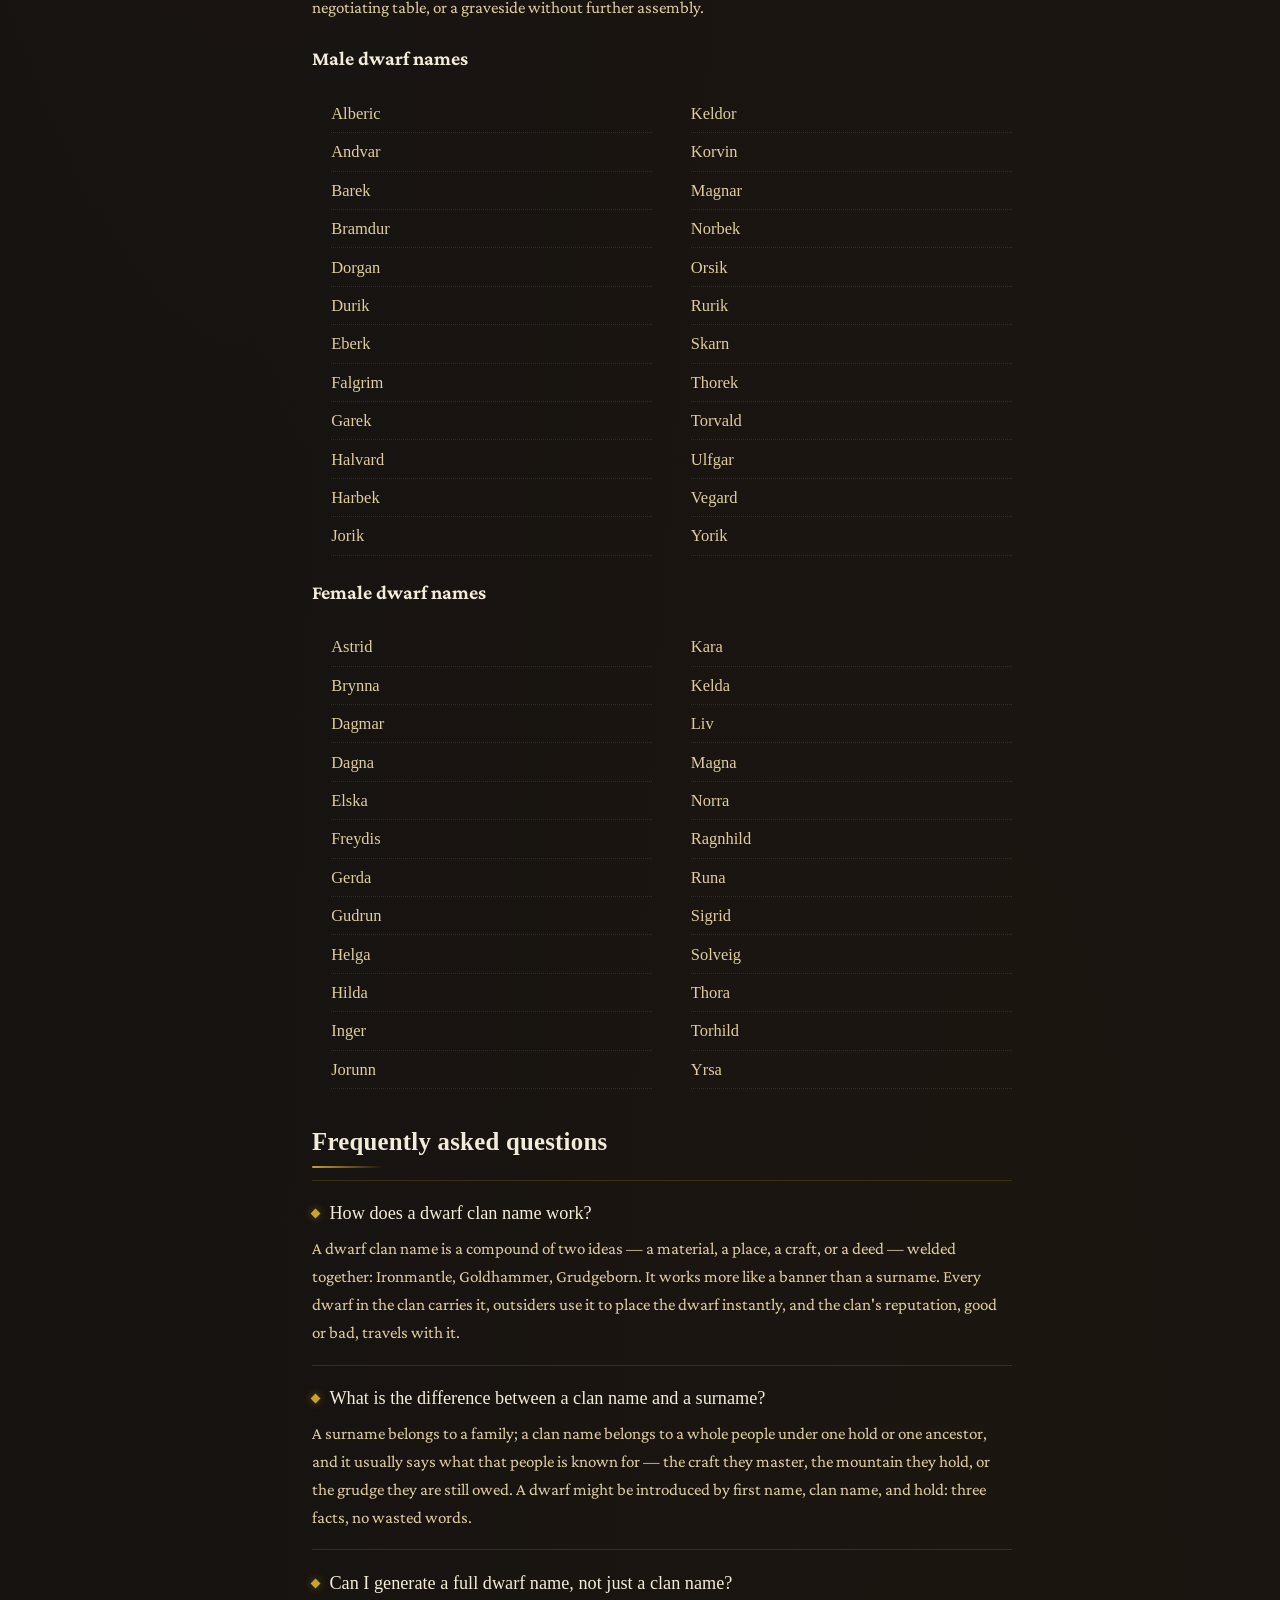
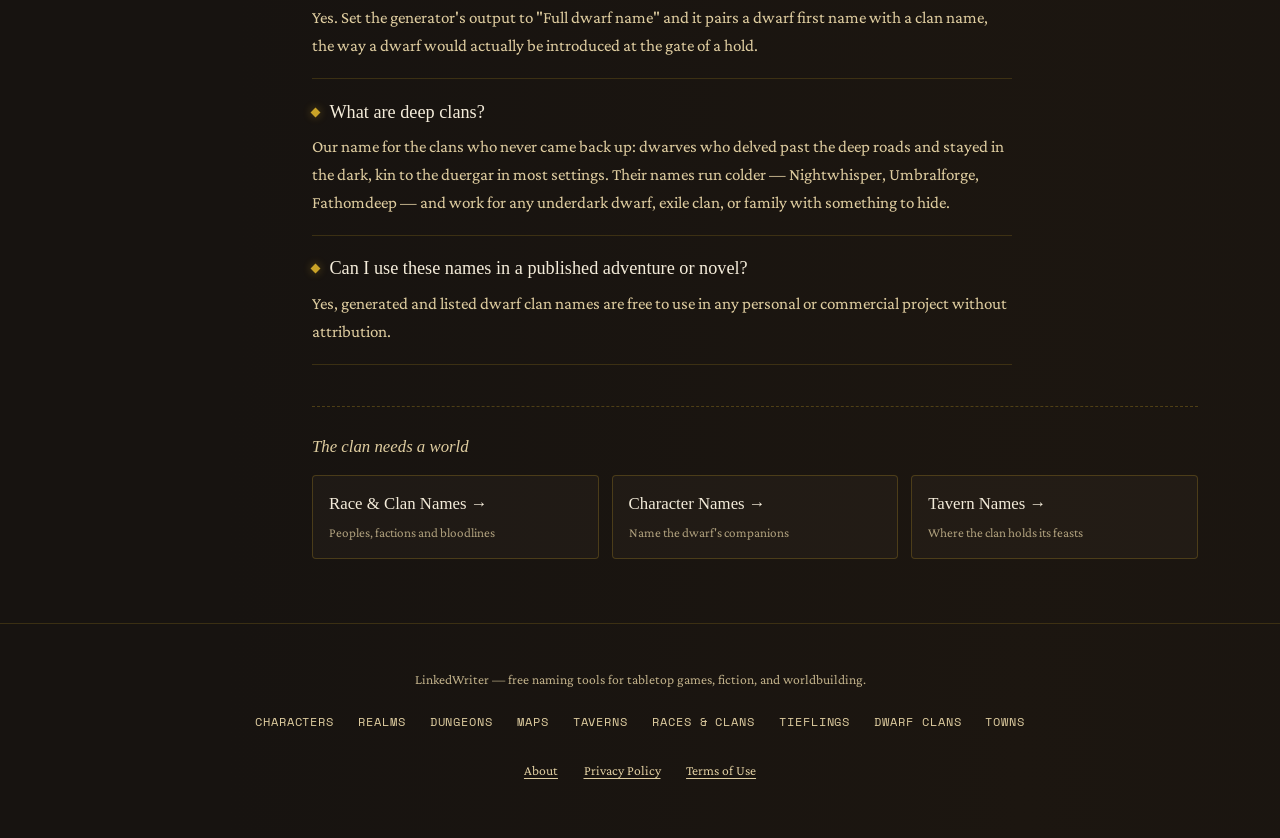
<file: dwarf-clan-names.html>
<!DOCTYPE html>
<html lang="en">
<head>
<meta charset="UTF-8">
<meta name="viewport" content="width=device-width, initial-scale=1.0">
<title>Dwarf Clan Name Generator — LinkedWriter</title>
<meta name="description" content="Generate dwarf clan names and full dwarf names, or browse 200+ hand-picked dwarf clan names — mountain, hill, smithing, battle and deep clans — plus dwarf first names. Free, instant, no sign-up.">
<link rel="canonical" href="https://www.linkedwriter.com/dwarf-clan-names.html">
<meta property="og:title" content="Dwarf Clan Name Generator — LinkedWriter">
<meta property="og:description" content="Generate dwarf clan names and full dwarf names, or browse 200+ hand-picked dwarf clan names — mountain, hill, smithing, battle and deep clans — plus dwarf first names. Free, instant, no sign-up.">
<meta property="og:type" content="website">
<meta property="og:url" content="https://www.linkedwriter.com/dwarf-clan-names.html">
<meta property="og:image" content="https://www.linkedwriter.com/assets/og/dwarf-clan-names.png">
<meta property="og:image:width" content="1200">
<meta property="og:image:height" content="630">
<meta name="twitter:card" content="summary_large_image">
<meta name="twitter:image" content="https://www.linkedwriter.com/assets/og/dwarf-clan-names.png">
<link rel="icon" type="image/svg+xml" href="assets/favicon.svg">
<link rel="shortcut icon" href="favicon.ico">
<link rel="preconnect" href="https://fonts.googleapis.com">
<link rel="preconnect" href="https://fonts.gstatic.com" crossorigin>
<link href="https://fonts.googleapis.com/css2?family=IM+Fell+English+SC&family=IM+Fell+English:ital@0;1&family=Crimson+Pro:ital,wght@0,500;0,600;1,400&family=Space+Mono:wght@400;700&display=swap" rel="stylesheet">
<link rel="stylesheet" href="assets/styles.css">
<script type="application/ld+json">
{
  "@context": "https://schema.org",
  "@type": "FAQPage",
  "mainEntity": [
    {
      "@type": "Question",
      "name": "How does a dwarf clan name work?",
      "acceptedAnswer": {
        "@type": "Answer",
        "text": "A dwarf clan name is a compound of two ideas — a material, a place, a craft, or a deed — welded together: Ironmantle, Goldhammer, Grudgeborn. It works more like a banner than a surname. Every dwarf in the clan carries it, outsiders use it to place the dwarf instantly, and the clan's reputation, good or bad, travels with it."
      }
    },
    {
      "@type": "Question",
      "name": "What is the difference between a clan name and a surname?",
      "acceptedAnswer": {
        "@type": "Answer",
        "text": "A surname belongs to a family; a clan name belongs to a whole people under one hold or one ancestor, and it usually says what that people is known for — the craft they master, the mountain they hold, or the grudge they are still owed. A dwarf might be introduced by first name, clan name, and hold: three facts, no wasted words."
      }
    },
    {
      "@type": "Question",
      "name": "Can I generate a full dwarf name, not just a clan name?",
      "acceptedAnswer": {
        "@type": "Answer",
        "text": "Yes. Set the generator's output to \"Full dwarf name\" and it pairs a dwarf first name with a clan name, the way a dwarf would actually be introduced at the gate of a hold."
      }
    },
    {
      "@type": "Question",
      "name": "What are deep clans?",
      "acceptedAnswer": {
        "@type": "Answer",
        "text": "Our name for the clans who never came back up: dwarves who delved past the deep roads and stayed in the dark, kin to the duergar in most settings. Their names run colder — Nightwhisper, Umbralforge, Fathomdeep — and work for any underdark dwarf, exile clan, or family with something to hide."
      }
    },
    {
      "@type": "Question",
      "name": "Can I use these names in a published adventure or novel?",
      "acceptedAnswer": {
        "@type": "Answer",
        "text": "Yes, generated and listed dwarf clan names are free to use in any personal or commercial project without attribution."
      }
    }
  ]
}
</script>

<!-- Google Analytics (GA4) -->
<script async src="https://www.googletagmanager.com/gtag/js?id=G-RYS3PC0N22"></script>
<script>
  window.dataLayer = window.dataLayer || [];
  function gtag(){dataLayer.push(arguments);}
  gtag('js', new Date());
  gtag('config', 'G-RYS3PC0N22');
</script>
</head>
<body>

<div class="grain"></div>

<header class="site">
  <a class="wordmark" href="/">Linked<span class="amp">Writer</span></a>
  <p class="tagline">A grimoire of names for worlds not yet written.</p>
</header>

<div class="shell">
  <nav class="spine" id="spine">
    <a class="tab" href="dnd-character-names.html">
      <svg viewBox="0 0 24 24" fill="none" stroke="currentColor" stroke-width="1.6"><path d="M12 2l2.6 5.9L21 9l-4.8 4.2L17.4 20 12 16.6 6.6 20l1.2-6.8L3 9l6.4-1.1L12 2z"/></svg>
      <span class="chp">I.</span> Character Names
    </a>
    <a class="tab" href="realm-map-names.html">
      <svg viewBox="0 0 24 24" fill="none" stroke="currentColor" stroke-width="1.6"><path d="M9 3l6 2 6-2v16l-6 2-6-2-6 2V5l6-2z"/><path d="M9 3v16M15 5v16"/></svg>
      <span class="chp">II.</span> Realm &amp; Map Names
    </a>
    <a class="tab" href="dungeon-names.html">
      <svg viewBox="0 0 24 24" fill="none" stroke="currentColor" stroke-width="1.6"><path d="M4 21V10l8-7 8 7v11"/><path d="M9 21v-6h6v6"/></svg>
      <span class="chp">III.</span> Dungeon Names
    </a>
    <a class="tab" href="dungeon-maps.html">
      <svg viewBox="0 0 24 24" fill="none" stroke="currentColor" stroke-width="1.6"><circle cx="12" cy="12" r="9"/><path d="M15 9l-2 5-5 2 2-5 5-2z" fill="currentColor" stroke="none"/></svg>
      <span class="chp">IV.</span> Dungeon Maps
    </a>
    <a class="tab" href="tavern-names.html">
      <svg viewBox="0 0 24 24" fill="none" stroke="currentColor" stroke-width="1.6"><path d="M4 8h16l-1.5 12h-13L4 8z"/><path d="M8 8V5a4 4 0 0 1 8 0v3"/></svg>
      <span class="chp">V.</span> Tavern Names
    </a>
    <a class="tab" href="race-clan-names.html">
      <svg viewBox="0 0 24 24" fill="none" stroke="currentColor" stroke-width="1.6"><circle cx="12" cy="8" r="3.4"/><path d="M4.5 20c1.6-4 4.2-6 7.5-6s5.9 2 7.5 6"/></svg>
      <span class="chp">VI.</span> Race &amp; Clan Names
    </a>
    <a class="tab" href="tiefling-names.html">
      <svg viewBox="0 0 24 24" fill="none" stroke="currentColor" stroke-width="1.6"><path d="M12 3c-2 2-5 2.5-5 5 0 2 1.5 3 3 3.5C8 13 7 15 7 17c0 3 2.5 4 5 4s5-1 5-4c0-2-1-4-3-5.5 1.5-.5 3-1.5 3-3.5 0-2.5-3-3-5-5z"/></svg>
      <span class="chp">VII.</span> Tiefling Names
    </a>
    <a class="tab active" href="dwarf-clan-names.html">
      <svg viewBox="0 0 24 24" fill="none" stroke="currentColor" stroke-width="1.6"><path d="M13.5 3.5l7 7-2.2 2.2-7-7z"/><path d="M11 9L4.5 15.5 3 20l4.5-1.5L14 12"/></svg>
      <span class="chp">VIII.</span> Dwarf Clan Names
    </a>
    <a class="tab" href="fantasy-town-names.html">
      <svg viewBox="0 0 24 24" fill="none" stroke="currentColor" stroke-width="1.6"><path d="M4 21V11l5-5 5 5v10"/><path d="M14 21V8.5L20 12v9"/><path d="M9 21v-5h3v5"/></svg>
      <span class="chp">IX.</span> Fantasy Town Names
    </a>
  </nav>

  <main>
    <p class="eyebrow">Chapter VIII · For Beards, Banners, and Debts Remembered</p>
    <h1 class="page-title">Dwarf Clan Name Generator</h1>
    <p class="lede">A dwarf is introduced three times in one breath: their name, their clan, and the hold that raised them. The clan name does the heavy lifting — it announces the craft, the mountain, or the grudge before the dwarf says a word. Draw clan names by flavour, or full dwarf names ready for a character sheet.</p>

    <div class="parchment">
      <div class="field-row">
        <div class="field">
          <label for="dwarf-kind">Clan flavour</label>
          <select id="dwarf-kind">
            <option value="any">Any clan</option>
            <option value="mountain">Mountain</option>
            <option value="hill">Hill</option>
            <option value="craft">Smithing &amp; Mining</option>
            <option value="battle">Battle</option>
            <option value="deep">Deep</option>
          </select>
        </div>
        <div class="field">
          <label for="dwarf-style">Output</label>
          <select id="dwarf-style">
            <option value="clan">Clan name only</option>
            <option value="full">Full dwarf name</option>
          </select>
        </div>
        <div class="field">
          <label for="dwarf-count">How many</label>
          <select id="dwarf-count">
            <option>3</option><option>5</option><option>8</option>
          </select>
        </div>
        <button class="seal-btn" onclick="genDwarf()">Draw<br>Names</button>
      </div>
      <div class="results" id="dwarf-results">
        <hr class="divider">
        <p class="empty-note">Press the seal to draw your first names.</p>
      </div>
    </div>

    <div class="content-block">
      <h2 class="section-title">How to use it</h2>
      <p>Choose a clan flavour — mountain holds, hill country, the forge clans, battle clans, or the deep clans who never came back up — then choose whether you want clan names on their own or full dwarf names with a first name attached. Draw several at once: a clan name reads differently next to its rivals than it does alone, and the right one usually announces itself by making the others sound like somebody else's family.</p>
      <h2 class="section-title">Tips for choosing a dwarf clan name</h2>
      <ul>
        <li>Match the name to what the clan is <em>known for</em>, not what it does all day. Every dwarf clan mines; only one is the clan that held the gate for nine days.</li>
        <li>A grudge name (Grudgeborn, Oathbreaker) implies a story the clan is still living inside. Give the player carrying it one sentence of that story and let the table do the rest.</li>
        <li>Say it aloud in a shout. Clan names get announced across halls, battlefields, and negotiating tables — if it cannot survive being yelled, it will not survive the campaign.</li>
      </ul>
    </div>

    <div class="content-block">
      <h2 class="section-title">How dwarf clan names work</h2>
      <p>Most dwarf clan names are two ideas welded together, and the weld tells you where the clan's pride lives. The first kind names a <strong>craft or a material</strong>: Goldhammer, Anvilfist, Steelvein. This is the clan saying <em>judge us by our work</em> — and meaning it literally, because a craft clan's name is a warranty. A blade stamped with a clan name that later snaps in battle is not just a broken sword; it is a stain on every living bearer of that name, which is why craft clans are famously slow to forgive their own apprentices.</p>
      <p>The second kind names a <strong>deed, an oath, or a debt</strong>: Shieldbreaker, Oathborn, Grudgeborn. Somewhere in the clan's past is an event so large that the family renamed itself around it, and the name is a promise to keep behaving as if that event happened yesterday. This is the engine of half of all dwarf stories: a battle clan name is a compressed war story, and every member of the clan is walking around inside the sequel.</p>
      <p>The third kind names a <strong>place</strong>: the peak, the seam, the flooded level, the door they guard. Mountain and hill clans do this most openly — Stonehold, Honeycombe — but the deep clans do it too, in their own register: Fathomdeep is a place name, it is just a place nobody on the surface has ever seen. When you are naming a whole hold rather than one clan, place names scale up best; when you are naming the family your character actually answers to at dinner, craft and deed names cut closer.</p>
    </div>

    <div class="content-block">
      <h2 class="section-title">How to pick a clan name that earns its place</h2>
      <p>Start from the clan's reputation, not its trade list. Ask what a stranger two valleys away believes about this family before meeting one — that belief <em>is</em> the clan name, and the lists below are sorted to help: mountain for the high holds, hill for the farming valleys, smithing for the forge families, battle for the oath-bound, deep for the ones the surface only hears rumours about. Then pair it with a first name and say the whole thing the way a herald would. If you are building a whole people rather than one family, the <a href="race-clan-names.html">race and clan generator</a> names peoples, factions and bloodlines in a broader register; the individuals who carry those names can be drawn from the <a href="dnd-character-names.html">character name generator</a>, and the hall they drink in belongs in the <a href="tavern-names.html">tavern name list</a>.</p>
    </div>

    <div class="content-block">
      <h2 class="section-title">Dwarf clan names — the full list</h2>
      <p>Below are 160 hand-picked dwarf clan names, sorted by flavour, plus a short list of dwarf first names to pair them with. The generator above deals in endless combinations; these are the fixed, browsable names we would actually carve over a gate. Every name here is free to use in your campaign, your fiction, or a published adventure.</p>
    </div>

    <div class="content-block">
      <h2 class="section-title">Mountain Clans</h2>
      <p>The high holds: clans who name themselves for the peak above them and the stone around them. A mountain clan name should sound like weather and granite — something shouted across a pass still arrives intact.</p>
<ul class="name-list">
        <li>Basaltguard</li>
        <li>Stormwatch</li>
        <li>Onyxhelm</li>
        <li>Onyxspine</li>
        <li>Granitepeak</li>
        <li>Basaltdelver</li>
        <li>Slatebrow</li>
        <li>Highshield</li>
        <li>Thunderhold</li>
        <li>Emberdelver</li>
        <li>Embercrest</li>
        <li>Boulderhold</li>
        <li>Granitebrow</li>
        <li>Stonehold</li>
        <li>Frostborn</li>
        <li>Onyxshield</li>
        <li>Ironpeak</li>
        <li>Ridgepeak</li>
        <li>Thundermantle</li>
        <li>Flintmantle</li>
        <li>Cragwatch</li>
        <li>Granitegate</li>
        <li>Flintpeak</li>
        <li>Cragdelver</li>
        <li>Quartzspine</li>
        <li>Cliffmantle</li>
        <li>Peakspine</li>
        <li>Peakhold</li>
        <li>Stormhold</li>
        <li>Ironmantle</li>
        <li>Ravenwatch</li>
        <li>Hightower</li>
      </ul>
    </div>

    <div class="content-block">
      <h2 class="section-title">Hill Clans</h2>
      <p>The green foothills and the farming valleys: softer names, older names, clans who trade with halflings and men and keep their grudges small and their cellars full. A hill clan name sounds like a place you could walk to by supper.</p>
<ul class="name-list">
        <li>Orchardfield</li>
        <li>Ambershaw</li>
        <li>Clovergate</li>
        <li>Millershaw</li>
        <li>Burrowhill</li>
        <li>Burrowhollow</li>
        <li>Heatherhill</li>
        <li>Briarshaw</li>
        <li>Orchardshaw</li>
        <li>Briarbrook</li>
        <li>Greenhollow</li>
        <li>Copperburrow</li>
        <li>Amberbrook</li>
        <li>Honeycombe</li>
        <li>Cloverdell</li>
        <li>Coppershaw</li>
        <li>Briarmound</li>
        <li>Greengard</li>
        <li>Honeyhollow</li>
        <li>Tumblehollow</li>
        <li>Woolgard</li>
        <li>Bronzehearth</li>
        <li>Mossgard</li>
        <li>Greenbrook</li>
        <li>Clayhollow</li>
        <li>Clovertop</li>
        <li>Clayfoot</li>
        <li>Cloverhill</li>
        <li>Ferngard</li>
        <li>Mossfield</li>
        <li>Barleyfield</li>
        <li>Hazelbrook</li>
      </ul>
    </div>

    <div class="content-block">
      <h2 class="section-title">Smithing &amp; Mining Clans</h2>
      <p>The forge clans, named for the work itself — the metal, the seam, the hammer. These are the names other dwarves say with respect, because a craft clan's name is only as good as its last blade, and everyone remembers the last blade.</p>
<ul class="name-list">
        <li>Starwork</li>
        <li>Silverglow</li>
        <li>Copperbeard</li>
        <li>Coalglow</li>
        <li>Copperglow</li>
        <li>Deepfist</li>
        <li>Ironflame</li>
        <li>Ironwork</li>
        <li>Steelflame</li>
        <li>Steelhand</li>
        <li>Jewelbrand</li>
        <li>Steelvein</li>
        <li>Gemdelve</li>
        <li>Coalbrand</li>
        <li>Sapphireforge</li>
        <li>Anvilfist</li>
        <li>Tindelve</li>
        <li>Silveranvil</li>
        <li>Rubyspark</li>
        <li>Oreforge</li>
        <li>Anvilhand</li>
        <li>Forgesong</li>
        <li>Deepglow</li>
        <li>Anvilwork</li>
        <li>Steelsmith</li>
        <li>Deepwork</li>
        <li>Goldhammer</li>
        <li>Copperanvil</li>
        <li>Brightbrand</li>
        <li>Veinbeard</li>
        <li>Goldvein</li>
        <li>Emberforge</li>
      </ul>
    </div>

    <div class="content-block">
      <h2 class="section-title">Battle Clans</h2>
      <p>Clans named for a deed, an oath, or a debt of blood. A battle clan name is a compressed war story: something was broken, sworn, or avenged, and the clan has been carrying the receipt ever since.</p>
<ul class="name-list">
        <li>Axefall</li>
        <li>Wolfsworn</li>
        <li>Grudgeborn</li>
        <li>Battlemaul</li>
        <li>Shieldfall</li>
        <li>Ravenrend</li>
        <li>Grimfist</li>
        <li>Grimshield</li>
        <li>Battlewatch</li>
        <li>Bearaxe</li>
        <li>Bloodbreaker</li>
        <li>Stormfall</li>
        <li>Redsworn</li>
        <li>Shieldbreaker</li>
        <li>Oathbreaker</li>
        <li>Ravengrip</li>
        <li>Wargrip</li>
        <li>Axebreaker</li>
        <li>Blackbreaker</li>
        <li>Redrend</li>
        <li>Grudgesworn</li>
        <li>Bloodwatch</li>
        <li>Oathborn</li>
        <li>Grudgeguard</li>
        <li>Warbane</li>
        <li>Shieldbane</li>
        <li>Oathfall</li>
        <li>Wrathfist</li>
        <li>Wrathrend</li>
        <li>Shieldfist</li>
        <li>Doombreaker</li>
        <li>Spearguard</li>
      </ul>
    </div>

    <div class="content-block">
      <h2 class="section-title">Deep Clans</h2>
      <p>For the clans who stayed below — exiles, delvers, and kin of the deep dwarves. Their names run to darkness, depth, and silence, and they work for any dwarf family the surface world only hears rumours about.</p>
<ul class="name-list">
        <li>Farsworn</li>
        <li>Obsidianshadow</li>
        <li>Ashengate</li>
        <li>Nightwhisper</li>
        <li>Silentmantle</li>
        <li>Nightforge</li>
        <li>Lowwalker</li>
        <li>Mournmark</li>
        <li>Gloomshadow</li>
        <li>Mournsworn</li>
        <li>Umbralforge</li>
        <li>Lowhold</li>
        <li>Paleforge</li>
        <li>Farborn</li>
        <li>Paledelver</li>
        <li>Shadowhold</li>
        <li>Fathomdeep</li>
        <li>Umbralwalker</li>
        <li>Sableforge</li>
        <li>Duskgaze</li>
        <li>Sableeye</li>
        <li>Deepgate</li>
        <li>Palewhisper</li>
        <li>Gravesworn</li>
        <li>Hollowhold</li>
        <li>Dreadhold</li>
        <li>Darkhold</li>
        <li>Gloomwhisper</li>
        <li>Nightdelver</li>
        <li>Gloomgate</li>
        <li>Ashenveil</li>
        <li>Duskwhisper</li>
      </ul>
    </div>

    <div class="content-block">
      <h2 class="section-title">Dwarf First Names</h2>
      <p>A clan name needs a bearer. These first names are built in the same hard, old register as the clan lists — pair any of them with any clan name above and you have a dwarf who can be introduced at a gate, a negotiating table, or a graveside without further assembly.</p>
      <h3>Male dwarf names</h3>
<ul class="name-list">
        <li>Alberic</li>
        <li>Andvar</li>
        <li>Barek</li>
        <li>Bramdur</li>
        <li>Dorgan</li>
        <li>Durik</li>
        <li>Eberk</li>
        <li>Falgrim</li>
        <li>Garek</li>
        <li>Halvard</li>
        <li>Harbek</li>
        <li>Jorik</li>
        <li>Keldor</li>
        <li>Korvin</li>
        <li>Magnar</li>
        <li>Norbek</li>
        <li>Orsik</li>
        <li>Rurik</li>
        <li>Skarn</li>
        <li>Thorek</li>
        <li>Torvald</li>
        <li>Ulfgar</li>
        <li>Vegard</li>
        <li>Yorik</li>
      </ul>
      <h3>Female dwarf names</h3>
<ul class="name-list">
        <li>Astrid</li>
        <li>Brynna</li>
        <li>Dagmar</li>
        <li>Dagna</li>
        <li>Elska</li>
        <li>Freydis</li>
        <li>Gerda</li>
        <li>Gudrun</li>
        <li>Helga</li>
        <li>Hilda</li>
        <li>Inger</li>
        <li>Jorunn</li>
        <li>Kara</li>
        <li>Kelda</li>
        <li>Liv</li>
        <li>Magna</li>
        <li>Norra</li>
        <li>Ragnhild</li>
        <li>Runa</li>
        <li>Sigrid</li>
        <li>Solveig</li>
        <li>Thora</li>
        <li>Torhild</li>
        <li>Yrsa</li>
      </ul>
    </div>

    <div class="faq">
      <h2 class="section-title">Frequently asked questions</h2>
      <div class="faq-item">
        <h3>How does a dwarf clan name work?</h3>
        <p>A dwarf clan name is a compound of two ideas — a material, a place, a craft, or a deed — welded together: Ironmantle, Goldhammer, Grudgeborn. It works more like a banner than a surname. Every dwarf in the clan carries it, outsiders use it to place the dwarf instantly, and the clan's reputation, good or bad, travels with it.</p>
      </div>
      <div class="faq-item">
        <h3>What is the difference between a clan name and a surname?</h3>
        <p>A surname belongs to a family; a clan name belongs to a whole people under one hold or one ancestor, and it usually says what that people is known for — the craft they master, the mountain they hold, or the grudge they are still owed. A dwarf might be introduced by first name, clan name, and hold: three facts, no wasted words.</p>
      </div>
      <div class="faq-item">
        <h3>Can I generate a full dwarf name, not just a clan name?</h3>
        <p>Yes. Set the generator's output to "Full dwarf name" and it pairs a dwarf first name with a clan name, the way a dwarf would actually be introduced at the gate of a hold.</p>
      </div>
      <div class="faq-item">
        <h3>What are deep clans?</h3>
        <p>Our name for the clans who never came back up: dwarves who delved past the deep roads and stayed in the dark, kin to the duergar in most settings. Their names run colder — Nightwhisper, Umbralforge, Fathomdeep — and work for any underdark dwarf, exile clan, or family with something to hide.</p>
      </div>
      <div class="faq-item">
        <h3>Can I use these names in a published adventure or novel?</h3>
        <p>Yes, generated and listed dwarf clan names are free to use in any personal or commercial project without attribution.</p>
      </div>
    </div>

    <div class="related">
      <h2>The clan needs a world</h2>
      <div class="related-grid">
        <a class="related-card" href="race-clan-names.html"><span class="rc-title">Race &amp; Clan Names →</span><span class="rc-sub">Peoples, factions and bloodlines</span></a>
        <a class="related-card" href="dnd-character-names.html"><span class="rc-title">Character Names →</span><span class="rc-sub">Name the dwarf's companions</span></a>
        <a class="related-card" href="tavern-names.html"><span class="rc-title">Tavern Names →</span><span class="rc-sub">Where the clan holds its feasts</span></a>
      </div>
    </div>
  </main>
</div>

<footer>
  <p>LinkedWriter — free naming tools for tabletop games, fiction, and worldbuilding.</p>
  <nav class="foot-tools" aria-label="All generators">
    <a href="dnd-character-names.html">Characters</a>
    <a href="realm-map-names.html">Realms</a>
    <a href="dungeon-names.html">Dungeons</a>
    <a href="dungeon-maps.html">Maps</a>
    <a href="tavern-names.html">Taverns</a>
    <a href="race-clan-names.html">Races &amp; Clans</a>
    <a href="tiefling-names.html">Tieflings</a>
    <a href="dwarf-clan-names.html">Dwarf Clans</a>
    <a href="fantasy-town-names.html">Towns</a>
  </nav>
  <div class="foot-links">
    <a href="about.html">About</a>
    <a href="privacy.html">Privacy Policy</a>
    <a href="terms.html">Terms of Use</a>
  </div>
</footer>

<script src="assets/script.js"></script>
</body>
</html>
</file>
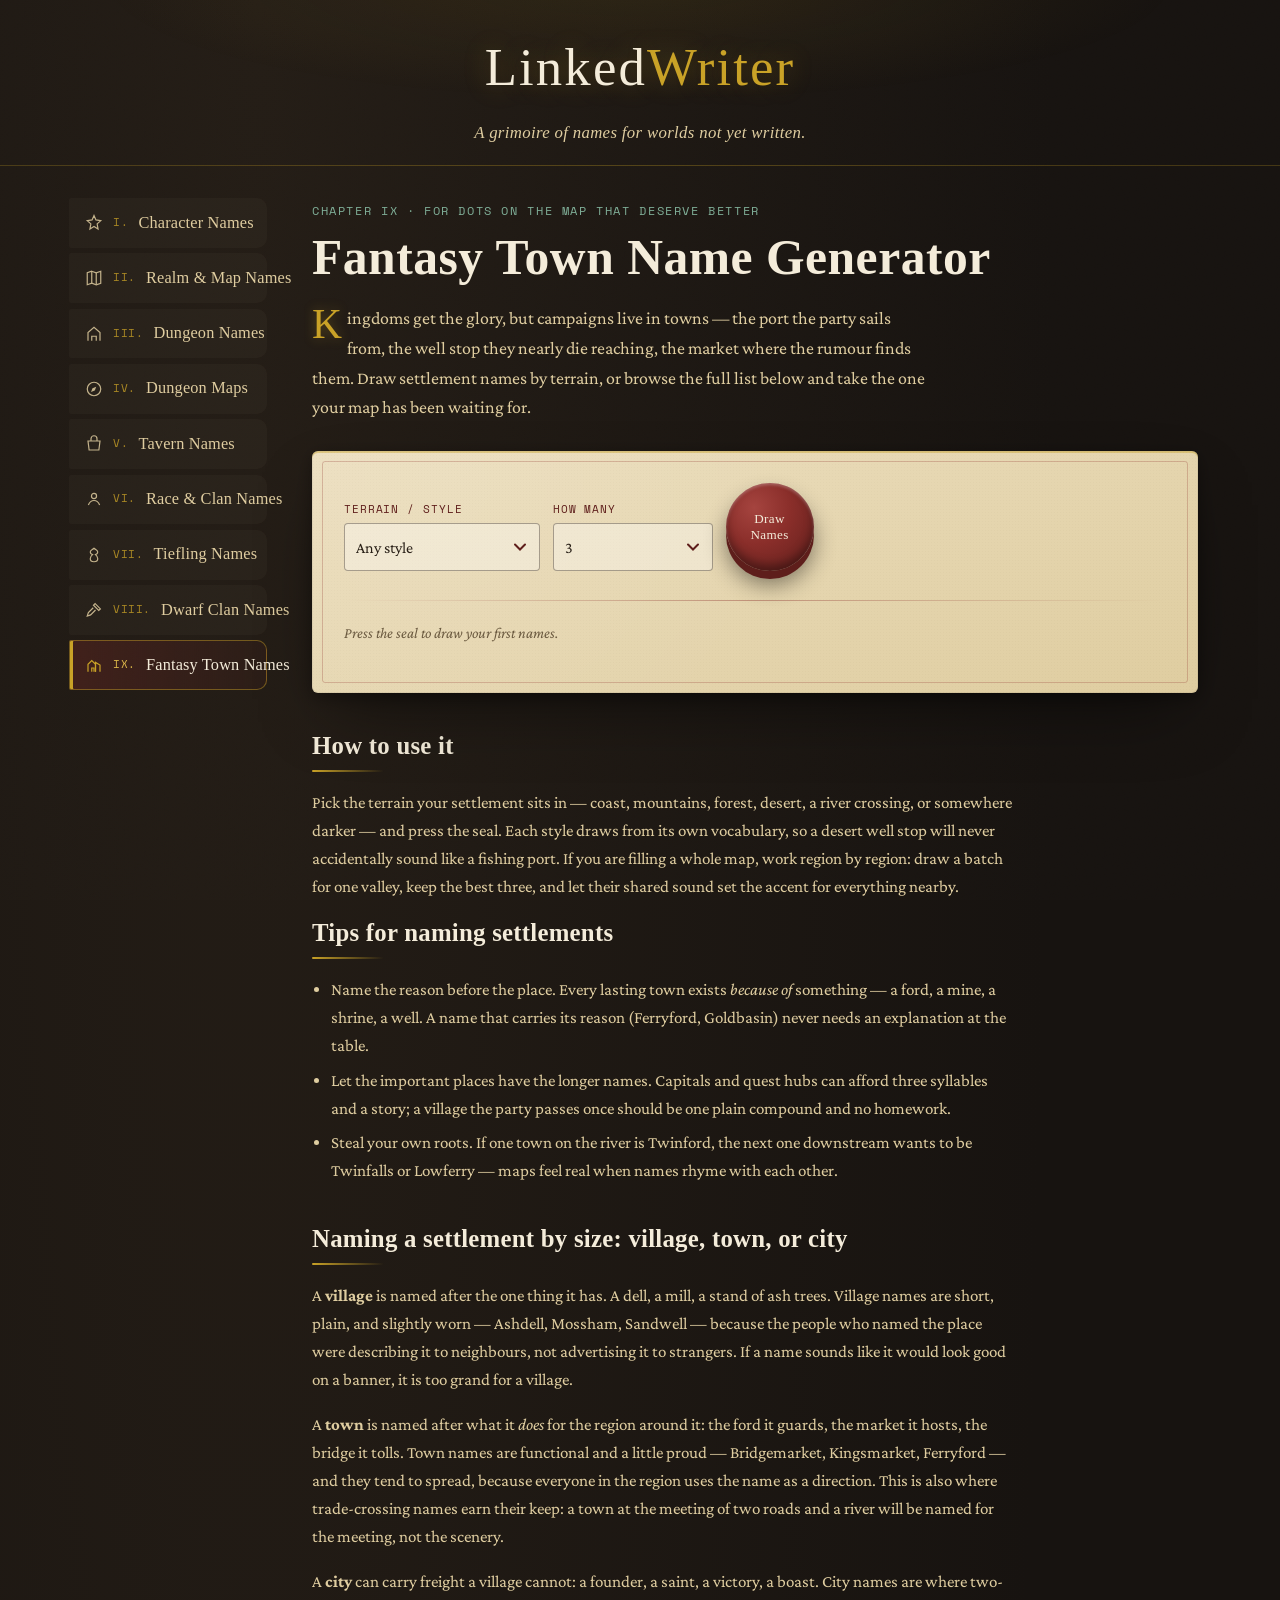
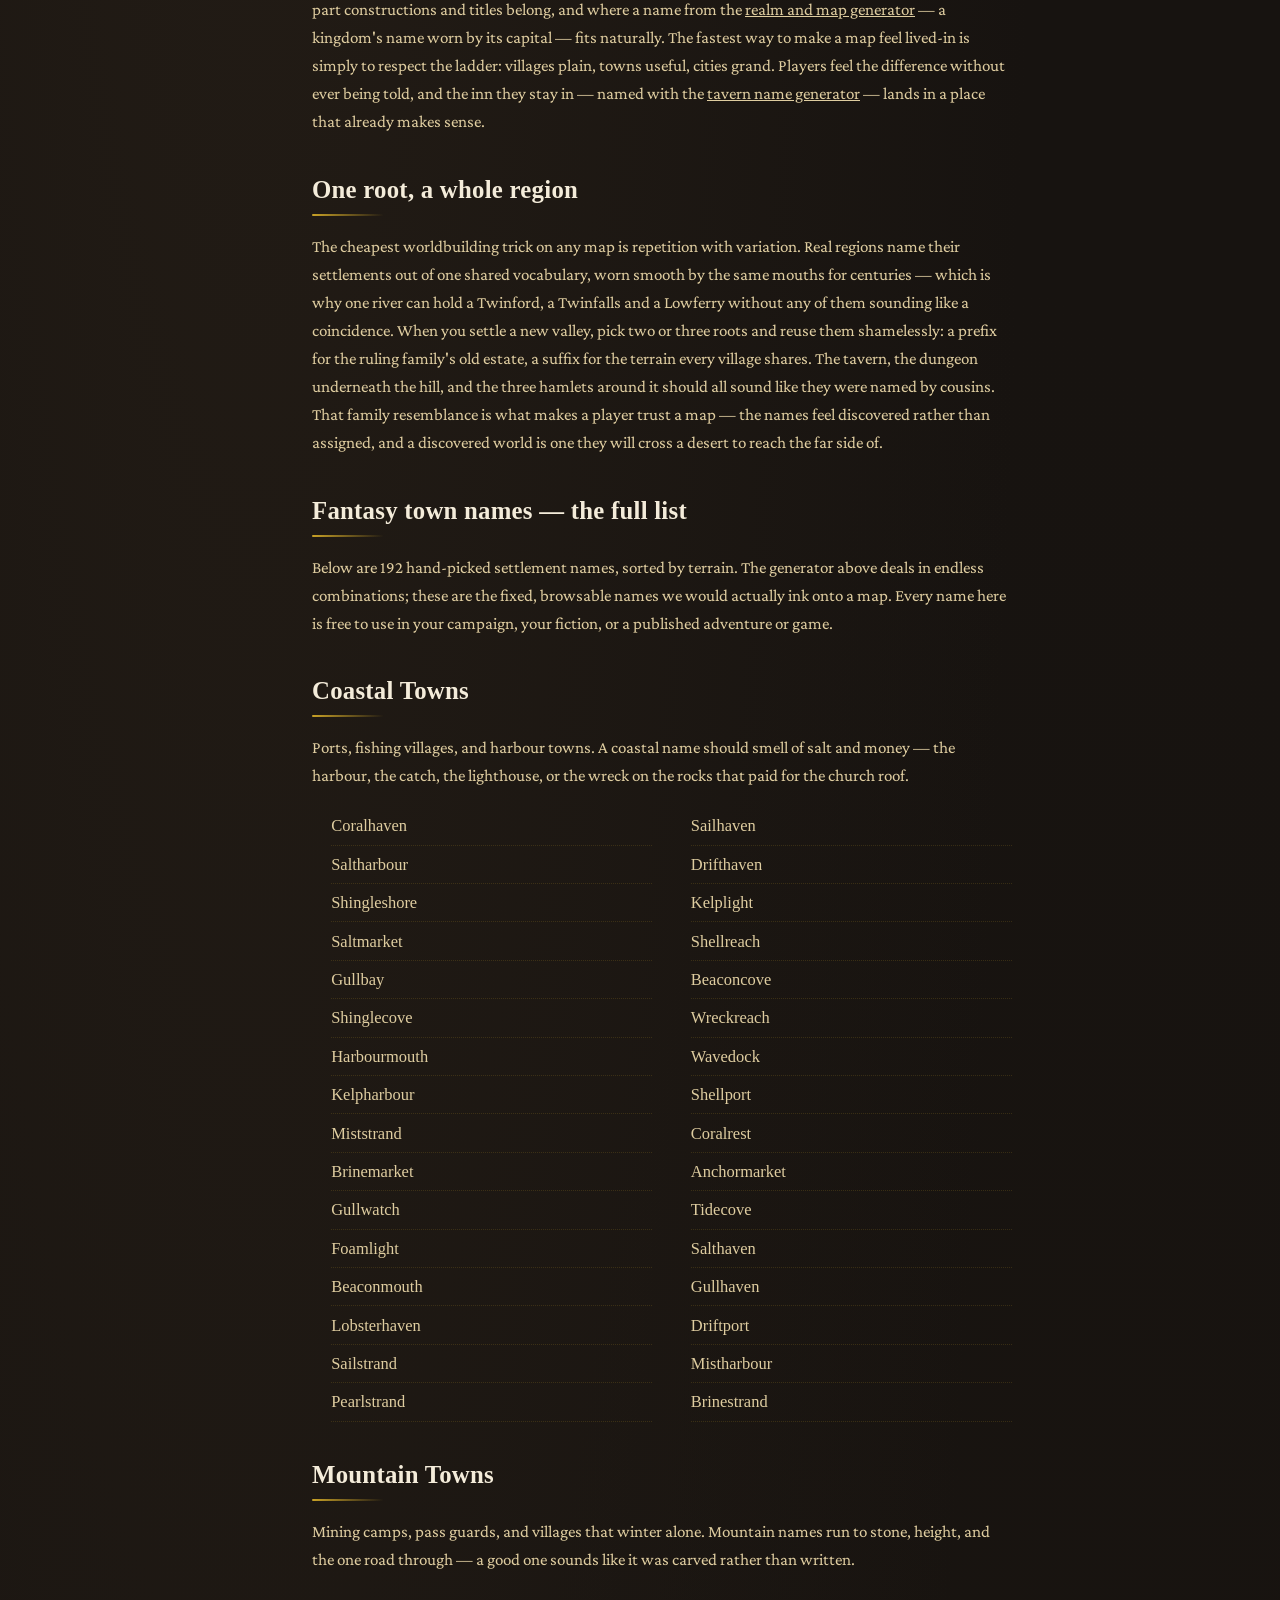
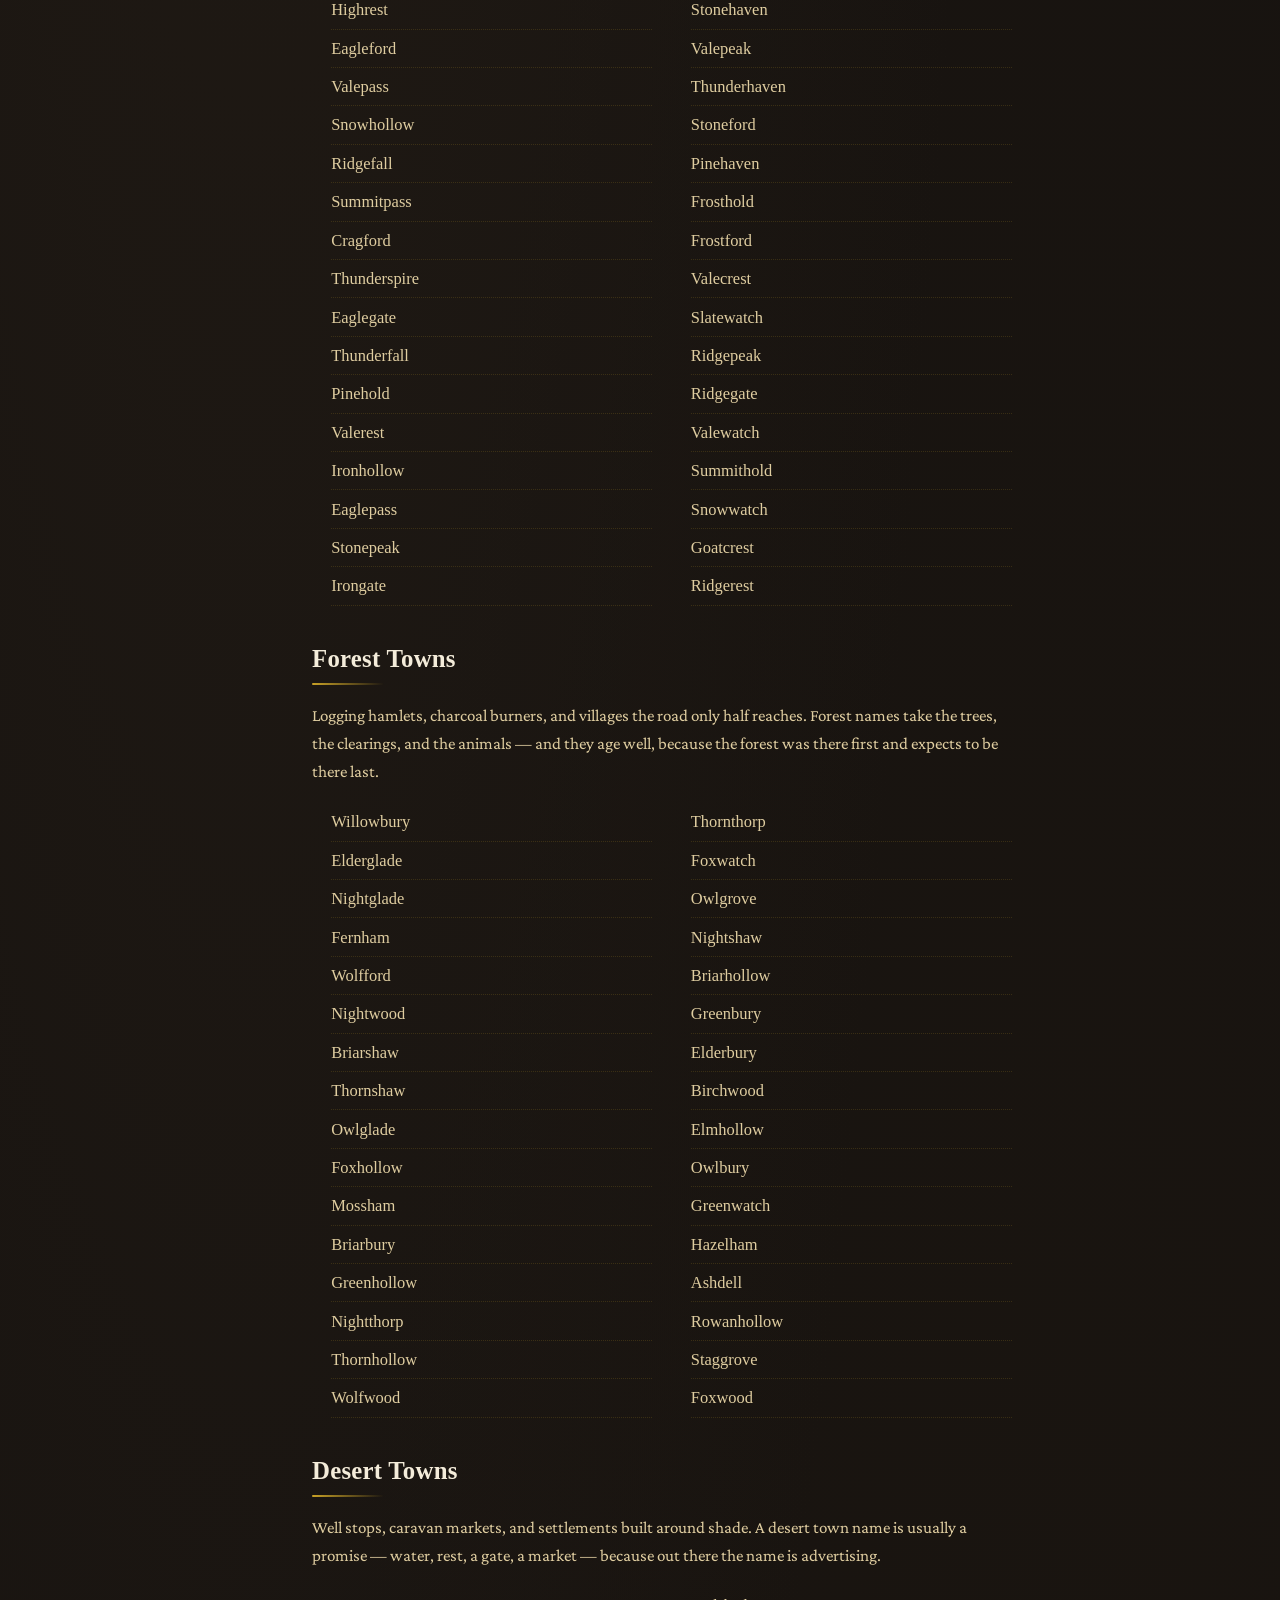
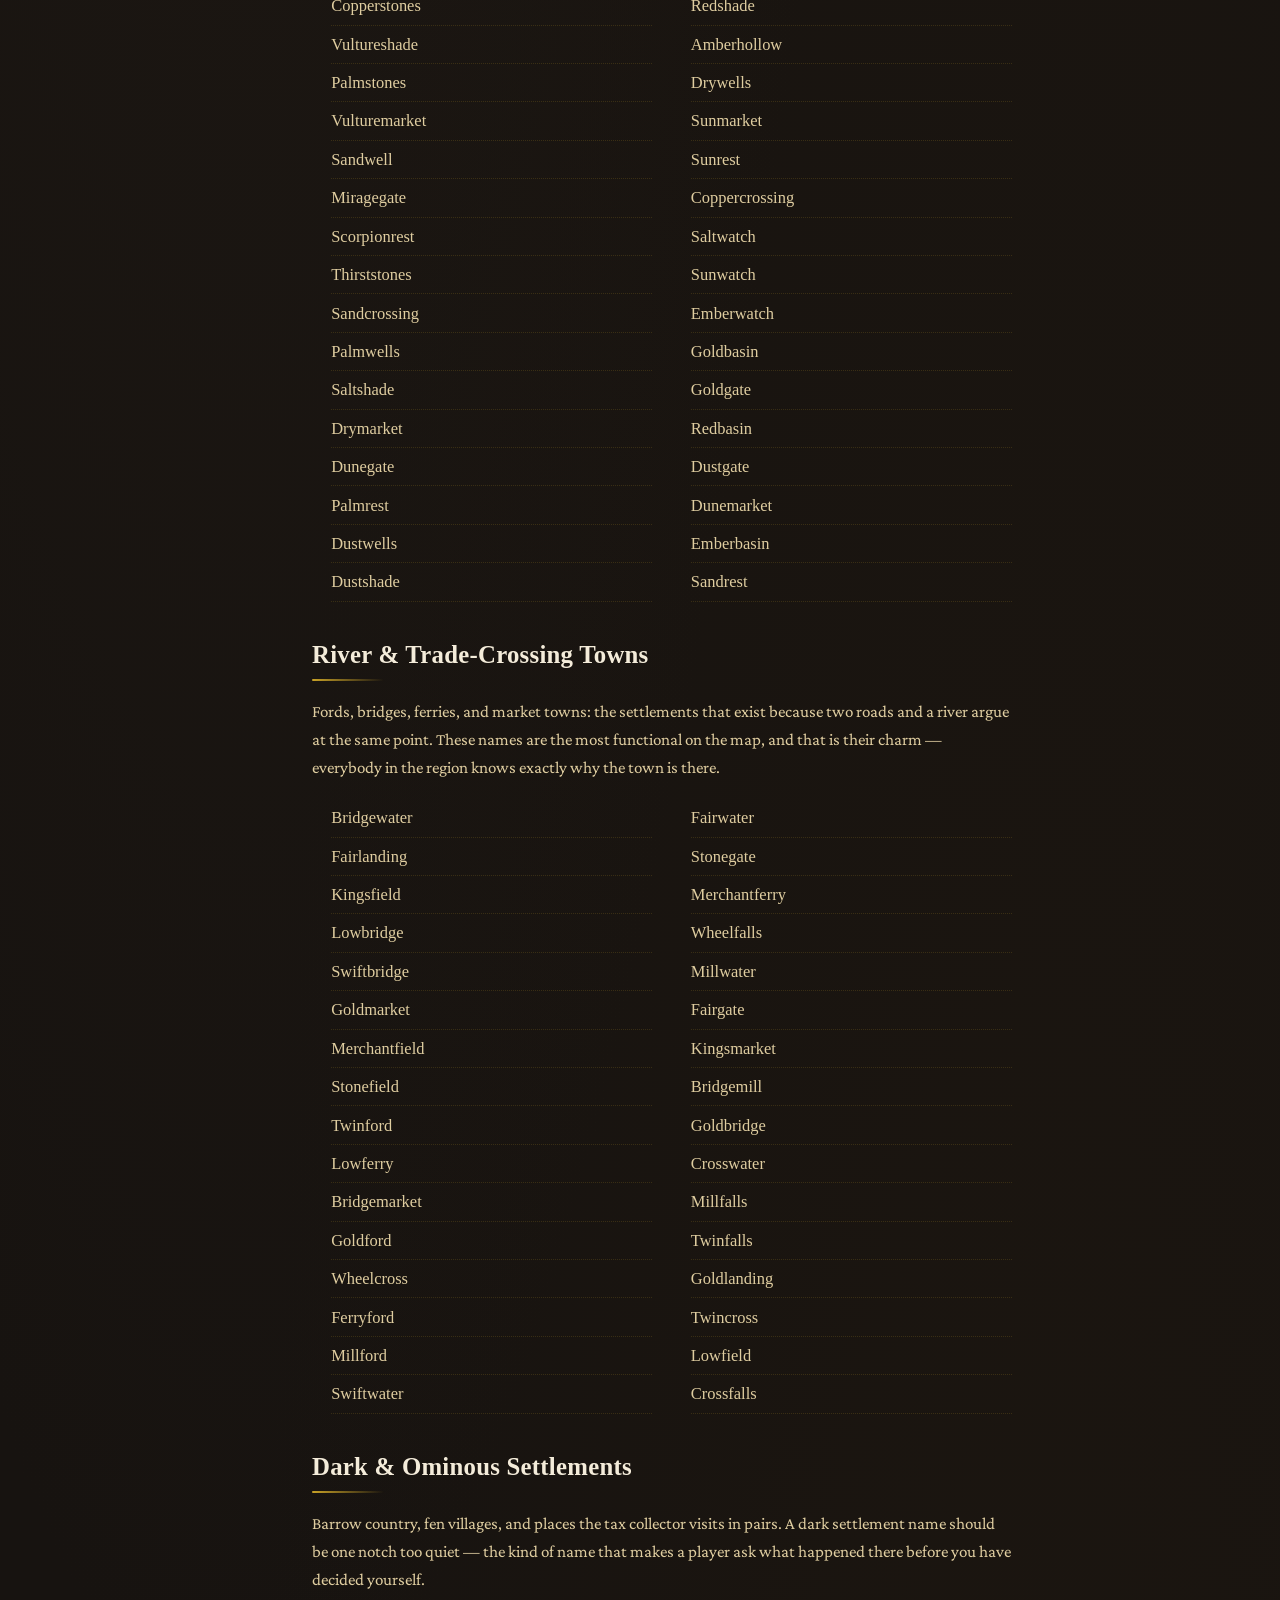
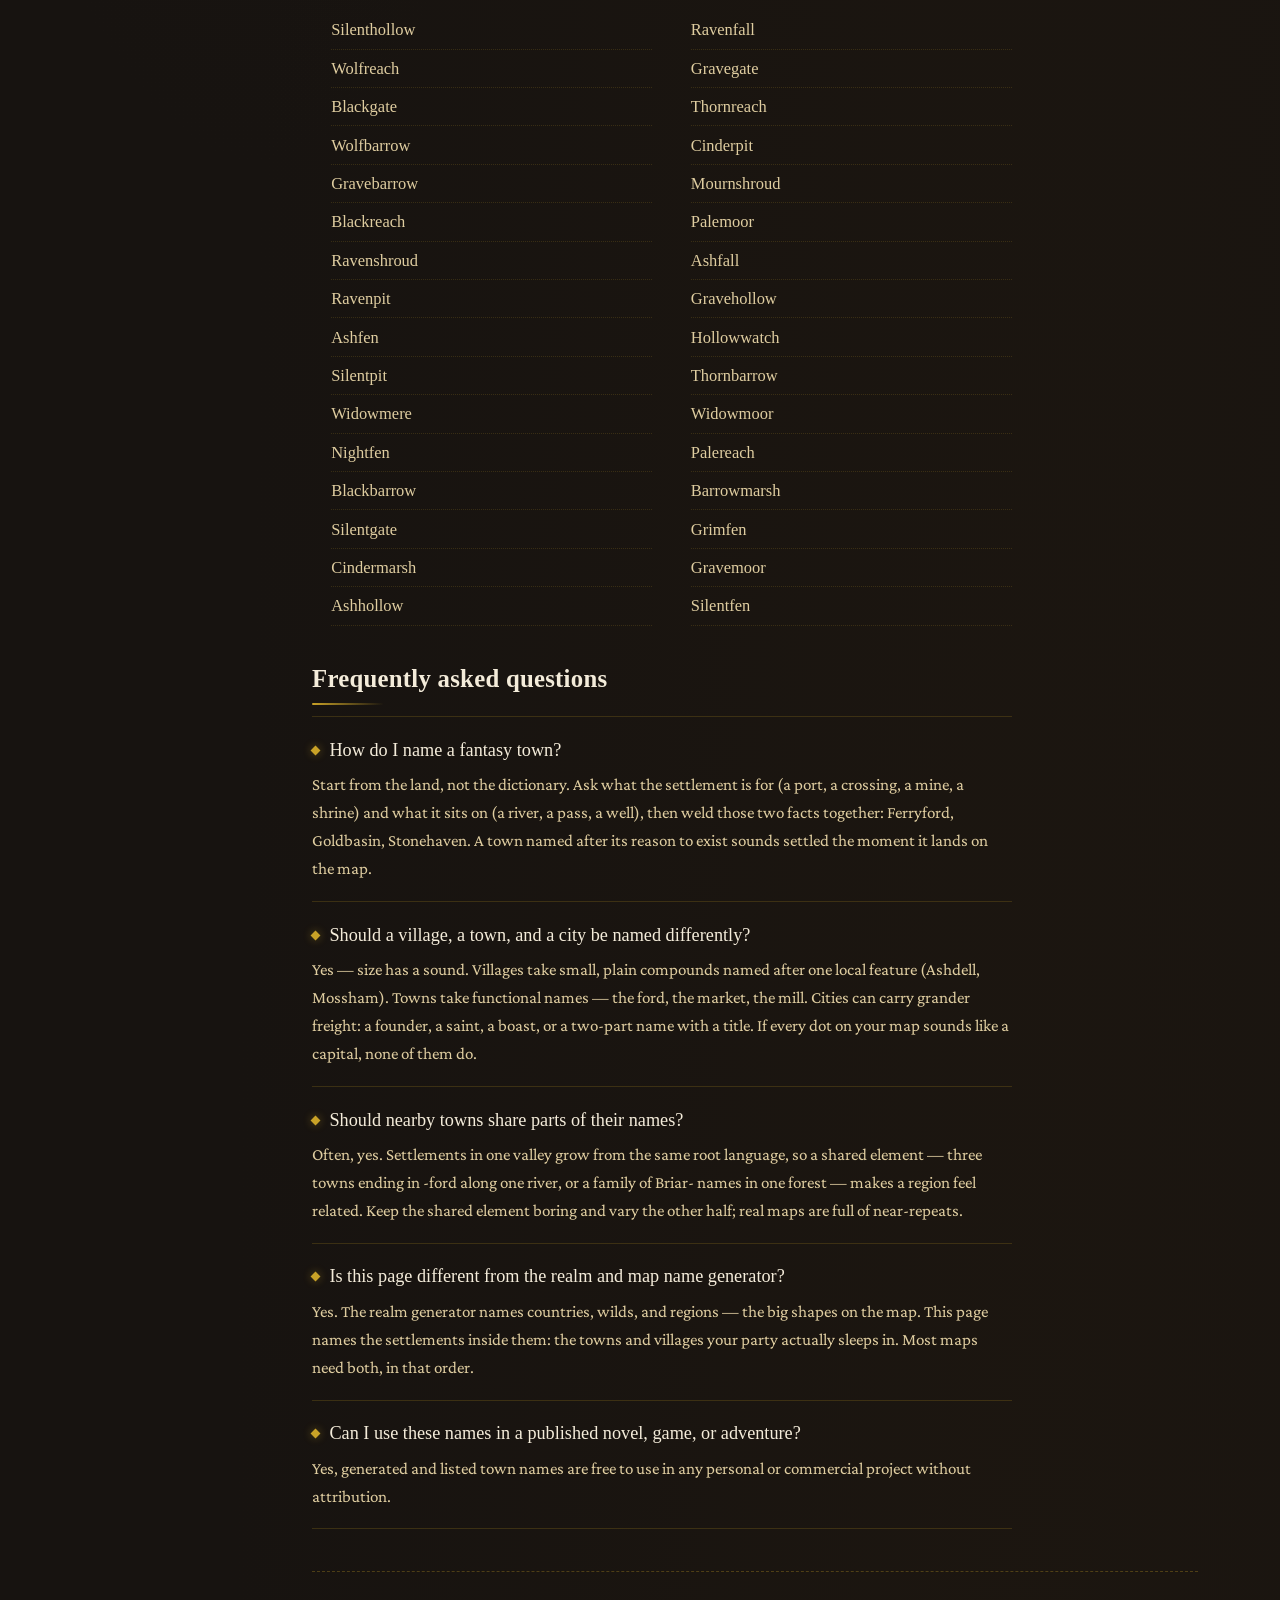
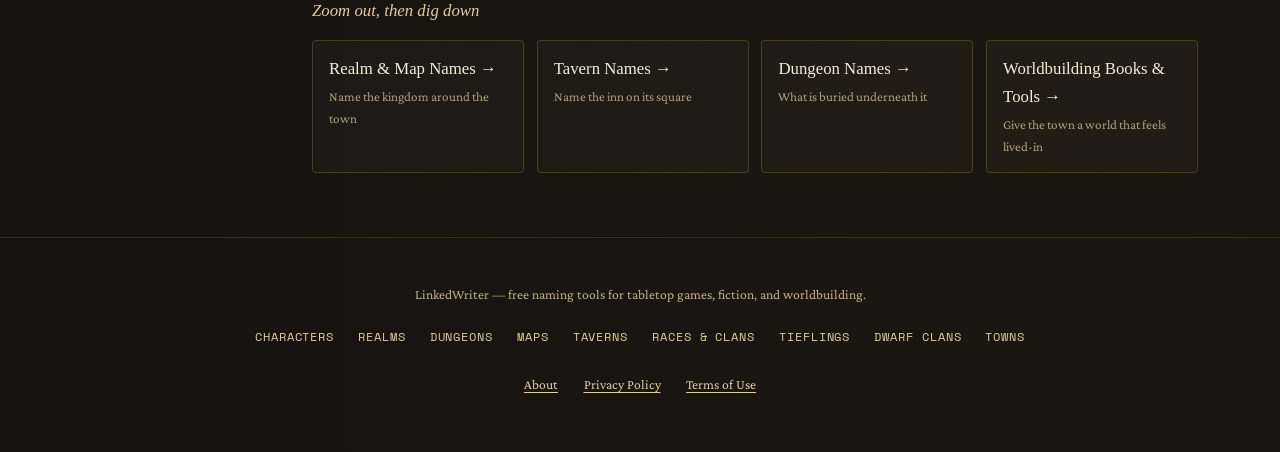
<file: fantasy-town-names.html>
<!DOCTYPE html>
<html lang="en">
<head>
<meta charset="UTF-8">
<meta name="viewport" content="width=device-width, initial-scale=1.0">
<title>Fantasy Town Name Generator — LinkedWriter</title>
<meta name="description" content="Generate fantasy town, village and city names, or browse 190+ hand-picked names by terrain — coastal, mountain, forest, desert, river-crossing and dark settlements. Free, instant, no sign-up.">
<link rel="canonical" href="https://www.linkedwriter.com/fantasy-town-names.html">
<meta property="og:title" content="Fantasy Town Name Generator — LinkedWriter">
<meta property="og:description" content="Generate fantasy town, village and city names, or browse 190+ hand-picked names by terrain — coastal, mountain, forest, desert, river-crossing and dark settlements. Free, instant, no sign-up.">
<meta property="og:type" content="website">
<meta property="og:url" content="https://www.linkedwriter.com/fantasy-town-names.html">
<meta property="og:image" content="https://www.linkedwriter.com/assets/og/fantasy-town-names.png">
<meta property="og:image:width" content="1200">
<meta property="og:image:height" content="630">
<meta name="twitter:card" content="summary_large_image">
<meta name="twitter:image" content="https://www.linkedwriter.com/assets/og/fantasy-town-names.png">
<link rel="icon" type="image/svg+xml" href="assets/favicon.svg">
<link rel="shortcut icon" href="favicon.ico">
<link rel="preconnect" href="https://fonts.googleapis.com">
<link rel="preconnect" href="https://fonts.gstatic.com" crossorigin>
<link href="https://fonts.googleapis.com/css2?family=IM+Fell+English+SC&family=IM+Fell+English:ital@0;1&family=Crimson+Pro:ital,wght@0,500;0,600;1,400&family=Space+Mono:wght@400;700&display=swap" rel="stylesheet">
<link rel="stylesheet" href="assets/styles.css">
<script type="application/ld+json">
{
  "@context": "https://schema.org",
  "@type": "FAQPage",
  "mainEntity": [
    {
      "@type": "Question",
      "name": "How do I name a fantasy town?",
      "acceptedAnswer": {
        "@type": "Answer",
        "text": "Start from the land, not the dictionary. Ask what the settlement is for (a port, a crossing, a mine, a shrine) and what it sits on (a river, a pass, a well), then weld those two facts together: Ferryford, Goldbasin, Stonehaven. A town named after its reason to exist sounds settled the moment it lands on the map."
      }
    },
    {
      "@type": "Question",
      "name": "Should a village, a town, and a city be named differently?",
      "acceptedAnswer": {
        "@type": "Answer",
        "text": "Yes — size has a sound. Villages take small, plain compounds named after one local feature (Ashdell, Mossham). Towns take functional names — the ford, the market, the mill. Cities can carry grander freight: a founder, a saint, a boast, or a two-part name with a title. If every dot on your map sounds like a capital, none of them do."
      }
    },
    {
      "@type": "Question",
      "name": "Should nearby towns share parts of their names?",
      "acceptedAnswer": {
        "@type": "Answer",
        "text": "Often, yes. Settlements in one valley grow from the same root language, so a shared element — three towns ending in -ford along one river, or a family of Briar- names in one forest — makes a region feel related. Keep the shared element boring and vary the other half; real maps are full of near-repeats."
      }
    },
    {
      "@type": "Question",
      "name": "Is this page different from the realm and map name generator?",
      "acceptedAnswer": {
        "@type": "Answer",
        "text": "Yes. The realm generator names countries, wilds, and regions — the big shapes on the map. This page names the settlements inside them: the towns and villages your party actually sleeps in. Most maps need both, in that order."
      }
    },
    {
      "@type": "Question",
      "name": "Can I use these names in a published novel, game, or adventure?",
      "acceptedAnswer": {
        "@type": "Answer",
        "text": "Yes, generated and listed town names are free to use in any personal or commercial project without attribution."
      }
    }
  ]
}
</script>

<!-- Google Analytics (GA4) -->
<script async src="https://www.googletagmanager.com/gtag/js?id=G-RYS3PC0N22"></script>
<script>
  window.dataLayer = window.dataLayer || [];
  function gtag(){dataLayer.push(arguments);}
  gtag('js', new Date());
  gtag('config', 'G-RYS3PC0N22');
</script>
</head>
<body>

<div class="grain"></div>

<header class="site">
  <a class="wordmark" href="/">Linked<span class="amp">Writer</span></a>
  <p class="tagline">A grimoire of names for worlds not yet written.</p>
</header>

<div class="shell">
  <nav class="spine" id="spine">
    <a class="tab" href="dnd-character-names.html">
      <svg viewBox="0 0 24 24" fill="none" stroke="currentColor" stroke-width="1.6"><path d="M12 2l2.6 5.9L21 9l-4.8 4.2L17.4 20 12 16.6 6.6 20l1.2-6.8L3 9l6.4-1.1L12 2z"/></svg>
      <span class="chp">I.</span> Character Names
    </a>
    <a class="tab" href="realm-map-names.html">
      <svg viewBox="0 0 24 24" fill="none" stroke="currentColor" stroke-width="1.6"><path d="M9 3l6 2 6-2v16l-6 2-6-2-6 2V5l6-2z"/><path d="M9 3v16M15 5v16"/></svg>
      <span class="chp">II.</span> Realm &amp; Map Names
    </a>
    <a class="tab" href="dungeon-names.html">
      <svg viewBox="0 0 24 24" fill="none" stroke="currentColor" stroke-width="1.6"><path d="M4 21V10l8-7 8 7v11"/><path d="M9 21v-6h6v6"/></svg>
      <span class="chp">III.</span> Dungeon Names
    </a>
    <a class="tab" href="dungeon-maps.html">
      <svg viewBox="0 0 24 24" fill="none" stroke="currentColor" stroke-width="1.6"><circle cx="12" cy="12" r="9"/><path d="M15 9l-2 5-5 2 2-5 5-2z" fill="currentColor" stroke="none"/></svg>
      <span class="chp">IV.</span> Dungeon Maps
    </a>
    <a class="tab" href="tavern-names.html">
      <svg viewBox="0 0 24 24" fill="none" stroke="currentColor" stroke-width="1.6"><path d="M4 8h16l-1.5 12h-13L4 8z"/><path d="M8 8V5a4 4 0 0 1 8 0v3"/></svg>
      <span class="chp">V.</span> Tavern Names
    </a>
    <a class="tab" href="race-clan-names.html">
      <svg viewBox="0 0 24 24" fill="none" stroke="currentColor" stroke-width="1.6"><circle cx="12" cy="8" r="3.4"/><path d="M4.5 20c1.6-4 4.2-6 7.5-6s5.9 2 7.5 6"/></svg>
      <span class="chp">VI.</span> Race &amp; Clan Names
    </a>
    <a class="tab" href="tiefling-names.html">
      <svg viewBox="0 0 24 24" fill="none" stroke="currentColor" stroke-width="1.6"><path d="M12 3c-2 2-5 2.5-5 5 0 2 1.5 3 3 3.5C8 13 7 15 7 17c0 3 2.5 4 5 4s5-1 5-4c0-2-1-4-3-5.5 1.5-.5 3-1.5 3-3.5 0-2.5-3-3-5-5z"/></svg>
      <span class="chp">VII.</span> Tiefling Names
    </a>
    <a class="tab" href="dwarf-clan-names.html">
      <svg viewBox="0 0 24 24" fill="none" stroke="currentColor" stroke-width="1.6"><path d="M13.5 3.5l7 7-2.2 2.2-7-7z"/><path d="M11 9L4.5 15.5 3 20l4.5-1.5L14 12"/></svg>
      <span class="chp">VIII.</span> Dwarf Clan Names
    </a>
    <a class="tab active" href="fantasy-town-names.html">
      <svg viewBox="0 0 24 24" fill="none" stroke="currentColor" stroke-width="1.6"><path d="M4 21V11l5-5 5 5v10"/><path d="M14 21V8.5L20 12v9"/><path d="M9 21v-5h3v5"/></svg>
      <span class="chp">IX.</span> Fantasy Town Names
    </a>
  </nav>

  <main>
    <p class="eyebrow">Chapter IX · For Dots on the Map That Deserve Better</p>
    <h1 class="page-title">Fantasy Town Name Generator</h1>
    <p class="lede">Kingdoms get the glory, but campaigns live in towns — the port the party sails from, the well stop they nearly die reaching, the market where the rumour finds them. Draw settlement names by terrain, or browse the full list below and take the one your map has been waiting for.</p>

    <div class="parchment">
      <div class="field-row">
        <div class="field">
          <label for="town-style">Terrain / style</label>
          <select id="town-style">
            <option value="any">Any style</option>
            <option value="coastal">Coastal</option>
            <option value="mountain">Mountain</option>
            <option value="forest">Forest</option>
            <option value="desert">Desert</option>
            <option value="river">River &amp; Trade Crossing</option>
            <option value="dark">Dark &amp; Ominous</option>
          </select>
        </div>
        <div class="field">
          <label for="town-count">How many</label>
          <select id="town-count">
            <option>3</option><option>5</option><option>8</option>
          </select>
        </div>
        <button class="seal-btn" onclick="genTown()">Draw<br>Names</button>
      </div>
      <div class="results" id="town-results">
        <hr class="divider">
        <p class="empty-note">Press the seal to draw your first names.</p>
      </div>
    </div>

    <div class="content-block">
      <h2 class="section-title">How to use it</h2>
      <p>Pick the terrain your settlement sits in — coast, mountains, forest, desert, a river crossing, or somewhere darker — and press the seal. Each style draws from its own vocabulary, so a desert well stop will never accidentally sound like a fishing port. If you are filling a whole map, work region by region: draw a batch for one valley, keep the best three, and let their shared sound set the accent for everything nearby.</p>
      <h2 class="section-title">Tips for naming settlements</h2>
      <ul>
        <li>Name the reason before the place. Every lasting town exists <em>because of</em> something — a ford, a mine, a shrine, a well. A name that carries its reason (Ferryford, Goldbasin) never needs an explanation at the table.</li>
        <li>Let the important places have the longer names. Capitals and quest hubs can afford three syllables and a story; a village the party passes once should be one plain compound and no homework.</li>
        <li>Steal your own roots. If one town on the river is Twinford, the next one downstream wants to be Twinfalls or Lowferry — maps feel real when names rhyme with each other.</li>
      </ul>
    </div>

    <div class="content-block">
      <h2 class="section-title">Naming a settlement by size: village, town, or city</h2>
      <p>A <strong>village</strong> is named after the one thing it has. A dell, a mill, a stand of ash trees. Village names are short, plain, and slightly worn — Ashdell, Mossham, Sandwell — because the people who named the place were describing it to neighbours, not advertising it to strangers. If a name sounds like it would look good on a banner, it is too grand for a village.</p>
      <p>A <strong>town</strong> is named after what it <em>does</em> for the region around it: the ford it guards, the market it hosts, the bridge it tolls. Town names are functional and a little proud — Bridgemarket, Kingsmarket, Ferryford — and they tend to spread, because everyone in the region uses the name as a direction. This is also where trade-crossing names earn their keep: a town at the meeting of two roads and a river will be named for the meeting, not the scenery.</p>
      <p>A <strong>city</strong> can carry freight a village cannot: a founder, a saint, a victory, a boast. City names are where two-part constructions and titles belong, and where a name from the <a href="realm-map-names.html">realm and map generator</a> — a kingdom's name worn by its capital — fits naturally. The fastest way to make a map feel lived-in is simply to respect the ladder: villages plain, towns useful, cities grand. Players feel the difference without ever being told, and the inn they stay in — named with the <a href="tavern-names.html">tavern name generator</a> — lands in a place that already makes sense.</p>
    </div>

    <div class="content-block">
      <h2 class="section-title">One root, a whole region</h2>
      <p>The cheapest worldbuilding trick on any map is repetition with variation. Real regions name their settlements out of one shared vocabulary, worn smooth by the same mouths for centuries — which is why one river can hold a Twinford, a Twinfalls and a Lowferry without any of them sounding like a coincidence. When you settle a new valley, pick two or three roots and reuse them shamelessly: a prefix for the ruling family's old estate, a suffix for the terrain every village shares. The tavern, the dungeon underneath the hill, and the three hamlets around it should all sound like they were named by cousins. That family resemblance is what makes a player trust a map — the names feel discovered rather than assigned, and a discovered world is one they will cross a desert to reach the far side of.</p>
    </div>

    <div class="content-block">
      <h2 class="section-title">Fantasy town names — the full list</h2>
      <p>Below are 192 hand-picked settlement names, sorted by terrain. The generator above deals in endless combinations; these are the fixed, browsable names we would actually ink onto a map. Every name here is free to use in your campaign, your fiction, or a published adventure or game.</p>
    </div>

    <div class="content-block">
      <h2 class="section-title">Coastal Towns</h2>
      <p>Ports, fishing villages, and harbour towns. A coastal name should smell of salt and money — the harbour, the catch, the lighthouse, or the wreck on the rocks that paid for the church roof.</p>
<ul class="name-list">
        <li>Coralhaven</li>
        <li>Saltharbour</li>
        <li>Shingleshore</li>
        <li>Saltmarket</li>
        <li>Gullbay</li>
        <li>Shinglecove</li>
        <li>Harbourmouth</li>
        <li>Kelpharbour</li>
        <li>Miststrand</li>
        <li>Brinemarket</li>
        <li>Gullwatch</li>
        <li>Foamlight</li>
        <li>Beaconmouth</li>
        <li>Lobsterhaven</li>
        <li>Sailstrand</li>
        <li>Pearlstrand</li>
        <li>Sailhaven</li>
        <li>Drifthaven</li>
        <li>Kelplight</li>
        <li>Shellreach</li>
        <li>Beaconcove</li>
        <li>Wreckreach</li>
        <li>Wavedock</li>
        <li>Shellport</li>
        <li>Coralrest</li>
        <li>Anchormarket</li>
        <li>Tidecove</li>
        <li>Salthaven</li>
        <li>Gullhaven</li>
        <li>Driftport</li>
        <li>Mistharbour</li>
        <li>Brinestrand</li>
      </ul>
    </div>

    <div class="content-block">
      <h2 class="section-title">Mountain Towns</h2>
      <p>Mining camps, pass guards, and villages that winter alone. Mountain names run to stone, height, and the one road through — a good one sounds like it was carved rather than written.</p>
<ul class="name-list">
        <li>Highrest</li>
        <li>Eagleford</li>
        <li>Valepass</li>
        <li>Snowhollow</li>
        <li>Ridgefall</li>
        <li>Summitpass</li>
        <li>Cragford</li>
        <li>Thunderspire</li>
        <li>Eaglegate</li>
        <li>Thunderfall</li>
        <li>Pinehold</li>
        <li>Valerest</li>
        <li>Ironhollow</li>
        <li>Eaglepass</li>
        <li>Stonepeak</li>
        <li>Irongate</li>
        <li>Stonehaven</li>
        <li>Valepeak</li>
        <li>Thunderhaven</li>
        <li>Stoneford</li>
        <li>Pinehaven</li>
        <li>Frosthold</li>
        <li>Frostford</li>
        <li>Valecrest</li>
        <li>Slatewatch</li>
        <li>Ridgepeak</li>
        <li>Ridgegate</li>
        <li>Valewatch</li>
        <li>Summithold</li>
        <li>Snowwatch</li>
        <li>Goatcrest</li>
        <li>Ridgerest</li>
      </ul>
    </div>

    <div class="content-block">
      <h2 class="section-title">Forest Towns</h2>
      <p>Logging hamlets, charcoal burners, and villages the road only half reaches. Forest names take the trees, the clearings, and the animals — and they age well, because the forest was there first and expects to be there last.</p>
<ul class="name-list">
        <li>Willowbury</li>
        <li>Elderglade</li>
        <li>Nightglade</li>
        <li>Fernham</li>
        <li>Wolfford</li>
        <li>Nightwood</li>
        <li>Briarshaw</li>
        <li>Thornshaw</li>
        <li>Owlglade</li>
        <li>Foxhollow</li>
        <li>Mossham</li>
        <li>Briarbury</li>
        <li>Greenhollow</li>
        <li>Nightthorp</li>
        <li>Thornhollow</li>
        <li>Wolfwood</li>
        <li>Thornthorp</li>
        <li>Foxwatch</li>
        <li>Owlgrove</li>
        <li>Nightshaw</li>
        <li>Briarhollow</li>
        <li>Greenbury</li>
        <li>Elderbury</li>
        <li>Birchwood</li>
        <li>Elmhollow</li>
        <li>Owlbury</li>
        <li>Greenwatch</li>
        <li>Hazelham</li>
        <li>Ashdell</li>
        <li>Rowanhollow</li>
        <li>Staggrove</li>
        <li>Foxwood</li>
      </ul>
    </div>

    <div class="content-block">
      <h2 class="section-title">Desert Towns</h2>
      <p>Well stops, caravan markets, and settlements built around shade. A desert town name is usually a promise — water, rest, a gate, a market — because out there the name is advertising.</p>
<ul class="name-list">
        <li>Copperstones</li>
        <li>Vultureshade</li>
        <li>Palmstones</li>
        <li>Vulturemarket</li>
        <li>Sandwell</li>
        <li>Miragegate</li>
        <li>Scorpionrest</li>
        <li>Thirststones</li>
        <li>Sandcrossing</li>
        <li>Palmwells</li>
        <li>Saltshade</li>
        <li>Drymarket</li>
        <li>Dunegate</li>
        <li>Palmrest</li>
        <li>Dustwells</li>
        <li>Dustshade</li>
        <li>Redshade</li>
        <li>Amberhollow</li>
        <li>Drywells</li>
        <li>Sunmarket</li>
        <li>Sunrest</li>
        <li>Coppercrossing</li>
        <li>Saltwatch</li>
        <li>Sunwatch</li>
        <li>Emberwatch</li>
        <li>Goldbasin</li>
        <li>Goldgate</li>
        <li>Redbasin</li>
        <li>Dustgate</li>
        <li>Dunemarket</li>
        <li>Emberbasin</li>
        <li>Sandrest</li>
      </ul>
    </div>

    <div class="content-block">
      <h2 class="section-title">River &amp; Trade-Crossing Towns</h2>
      <p>Fords, bridges, ferries, and market towns: the settlements that exist because two roads and a river argue at the same point. These names are the most functional on the map, and that is their charm — everybody in the region knows exactly why the town is there.</p>
<ul class="name-list">
        <li>Bridgewater</li>
        <li>Fairlanding</li>
        <li>Kingsfield</li>
        <li>Lowbridge</li>
        <li>Swiftbridge</li>
        <li>Goldmarket</li>
        <li>Merchantfield</li>
        <li>Stonefield</li>
        <li>Twinford</li>
        <li>Lowferry</li>
        <li>Bridgemarket</li>
        <li>Goldford</li>
        <li>Wheelcross</li>
        <li>Ferryford</li>
        <li>Millford</li>
        <li>Swiftwater</li>
        <li>Fairwater</li>
        <li>Stonegate</li>
        <li>Merchantferry</li>
        <li>Wheelfalls</li>
        <li>Millwater</li>
        <li>Fairgate</li>
        <li>Kingsmarket</li>
        <li>Bridgemill</li>
        <li>Goldbridge</li>
        <li>Crosswater</li>
        <li>Millfalls</li>
        <li>Twinfalls</li>
        <li>Goldlanding</li>
        <li>Twincross</li>
        <li>Lowfield</li>
        <li>Crossfalls</li>
      </ul>
    </div>

    <div class="content-block">
      <h2 class="section-title">Dark &amp; Ominous Settlements</h2>
      <p>Barrow country, fen villages, and places the tax collector visits in pairs. A dark settlement name should be one notch too quiet — the kind of name that makes a player ask what happened there before you have decided yourself.</p>
<ul class="name-list">
        <li>Silenthollow</li>
        <li>Wolfreach</li>
        <li>Blackgate</li>
        <li>Wolfbarrow</li>
        <li>Gravebarrow</li>
        <li>Blackreach</li>
        <li>Ravenshroud</li>
        <li>Ravenpit</li>
        <li>Ashfen</li>
        <li>Silentpit</li>
        <li>Widowmere</li>
        <li>Nightfen</li>
        <li>Blackbarrow</li>
        <li>Silentgate</li>
        <li>Cindermarsh</li>
        <li>Ashhollow</li>
        <li>Ravenfall</li>
        <li>Gravegate</li>
        <li>Thornreach</li>
        <li>Cinderpit</li>
        <li>Mournshroud</li>
        <li>Palemoor</li>
        <li>Ashfall</li>
        <li>Gravehollow</li>
        <li>Hollowwatch</li>
        <li>Thornbarrow</li>
        <li>Widowmoor</li>
        <li>Palereach</li>
        <li>Barrowmarsh</li>
        <li>Grimfen</li>
        <li>Gravemoor</li>
        <li>Silentfen</li>
      </ul>
    </div>

    <div class="faq">
      <h2 class="section-title">Frequently asked questions</h2>
      <div class="faq-item">
        <h3>How do I name a fantasy town?</h3>
        <p>Start from the land, not the dictionary. Ask what the settlement is for (a port, a crossing, a mine, a shrine) and what it sits on (a river, a pass, a well), then weld those two facts together: Ferryford, Goldbasin, Stonehaven. A town named after its reason to exist sounds settled the moment it lands on the map.</p>
      </div>
      <div class="faq-item">
        <h3>Should a village, a town, and a city be named differently?</h3>
        <p>Yes — size has a sound. Villages take small, plain compounds named after one local feature (Ashdell, Mossham). Towns take functional names — the ford, the market, the mill. Cities can carry grander freight: a founder, a saint, a boast, or a two-part name with a title. If every dot on your map sounds like a capital, none of them do.</p>
      </div>
      <div class="faq-item">
        <h3>Should nearby towns share parts of their names?</h3>
        <p>Often, yes. Settlements in one valley grow from the same root language, so a shared element — three towns ending in -ford along one river, or a family of Briar- names in one forest — makes a region feel related. Keep the shared element boring and vary the other half; real maps are full of near-repeats.</p>
      </div>
      <div class="faq-item">
        <h3>Is this page different from the realm and map name generator?</h3>
        <p>Yes. The realm generator names countries, wilds, and regions — the big shapes on the map. This page names the settlements inside them: the towns and villages your party actually sleeps in. Most maps need both, in that order.</p>
      </div>
      <div class="faq-item">
        <h3>Can I use these names in a published novel, game, or adventure?</h3>
        <p>Yes, generated and listed town names are free to use in any personal or commercial project without attribution.</p>
      </div>
    </div>

    <div class="related">
      <h2>Zoom out, then dig down</h2>
      <div class="related-grid">
        <a class="related-card" href="realm-map-names.html"><span class="rc-title">Realm &amp; Map Names →</span><span class="rc-sub">Name the kingdom around the town</span></a>
        <a class="related-card" href="tavern-names.html"><span class="rc-title">Tavern Names →</span><span class="rc-sub">Name the inn on its square</span></a>
        <a class="related-card" href="dungeon-names.html"><span class="rc-title">Dungeon Names →</span><span class="rc-sub">What is buried underneath it</span></a>
        <a class="related-card" href="worldbuilding-books.html"><span class="rc-title">Worldbuilding Books &amp; Tools →</span><span class="rc-sub">Give the town a world that feels lived-in</span></a>
      </div>
    </div>
  </main>
</div>

<footer>
  <p>LinkedWriter — free naming tools for tabletop games, fiction, and worldbuilding.</p>
  <nav class="foot-tools" aria-label="All generators">
    <a href="dnd-character-names.html">Characters</a>
    <a href="realm-map-names.html">Realms</a>
    <a href="dungeon-names.html">Dungeons</a>
    <a href="dungeon-maps.html">Maps</a>
    <a href="tavern-names.html">Taverns</a>
    <a href="race-clan-names.html">Races &amp; Clans</a>
    <a href="tiefling-names.html">Tieflings</a>
    <a href="dwarf-clan-names.html">Dwarf Clans</a>
    <a href="fantasy-town-names.html">Towns</a>
  </nav>
  <div class="foot-links">
    <a href="about.html">About</a>
    <a href="privacy.html">Privacy Policy</a>
    <a href="terms.html">Terms of Use</a>
  </div>
</footer>

<script src="assets/script.js"></script>
</body>
</html>
</file>
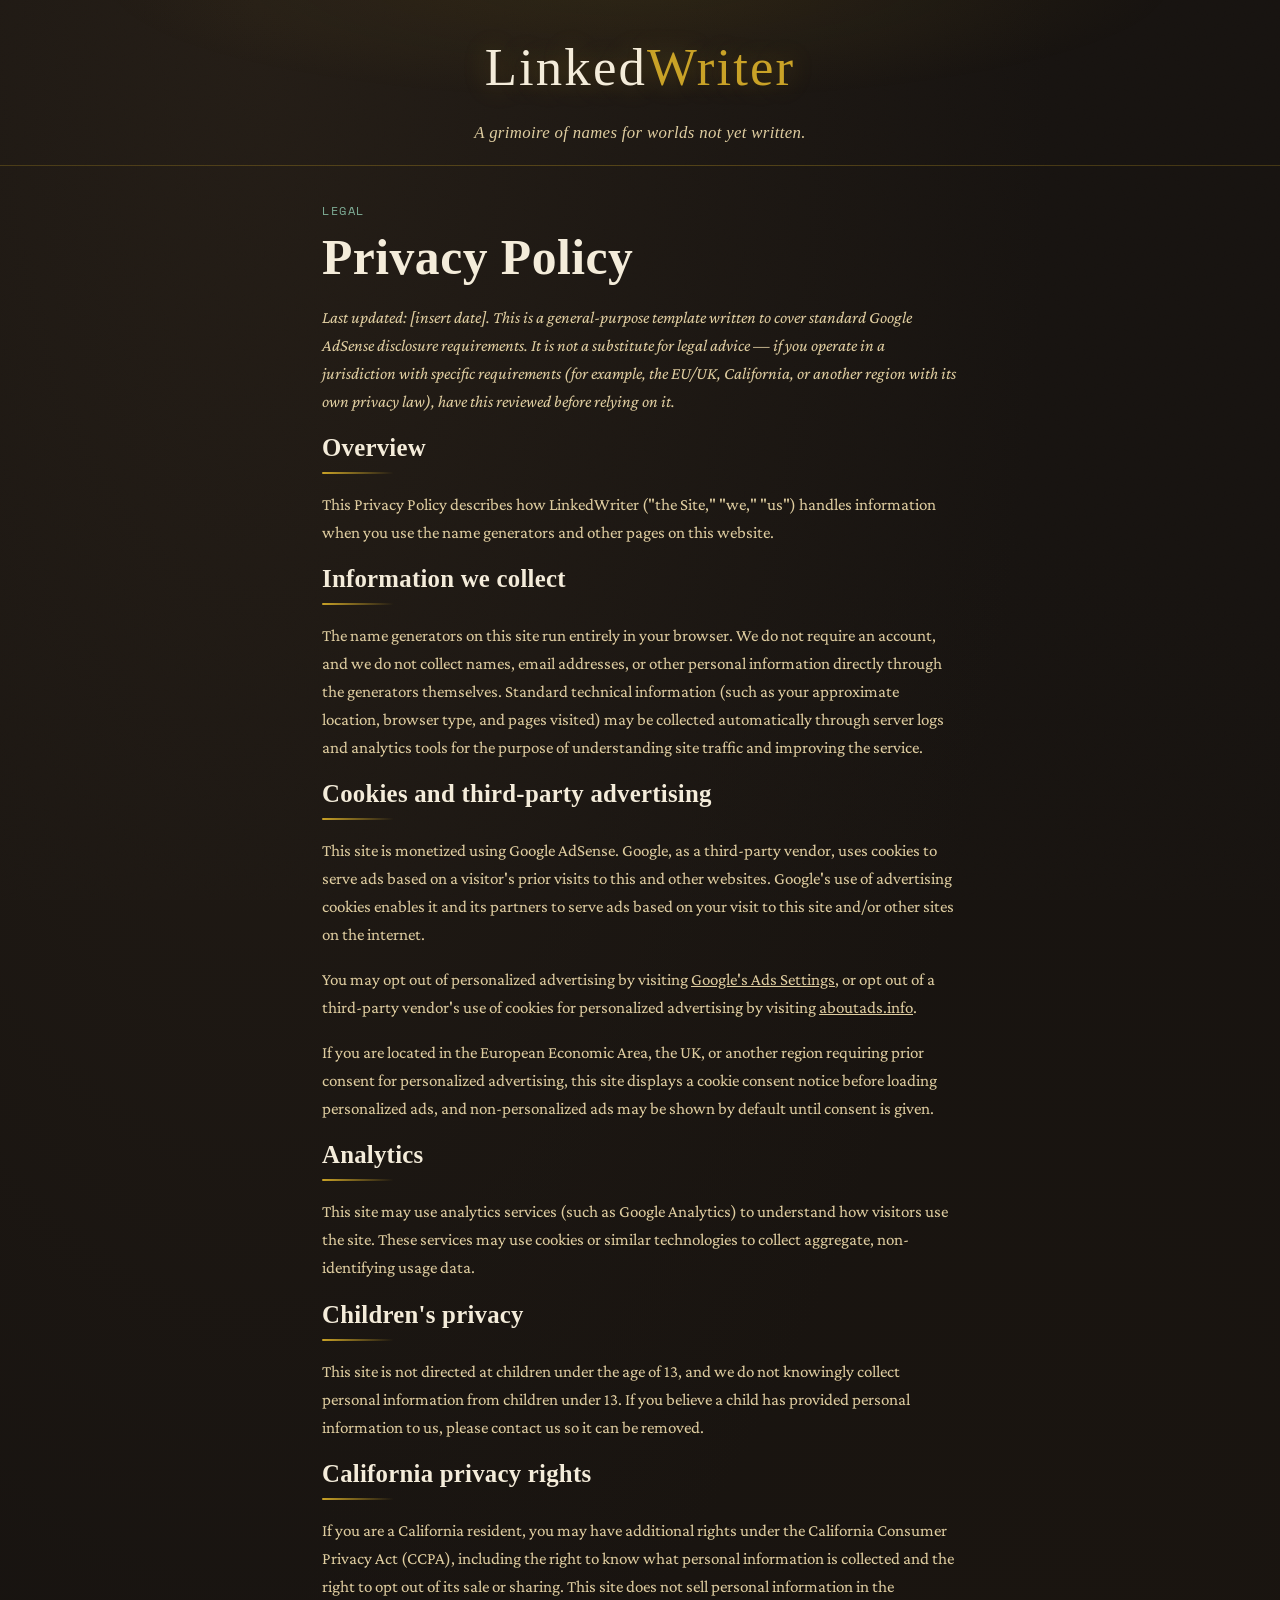
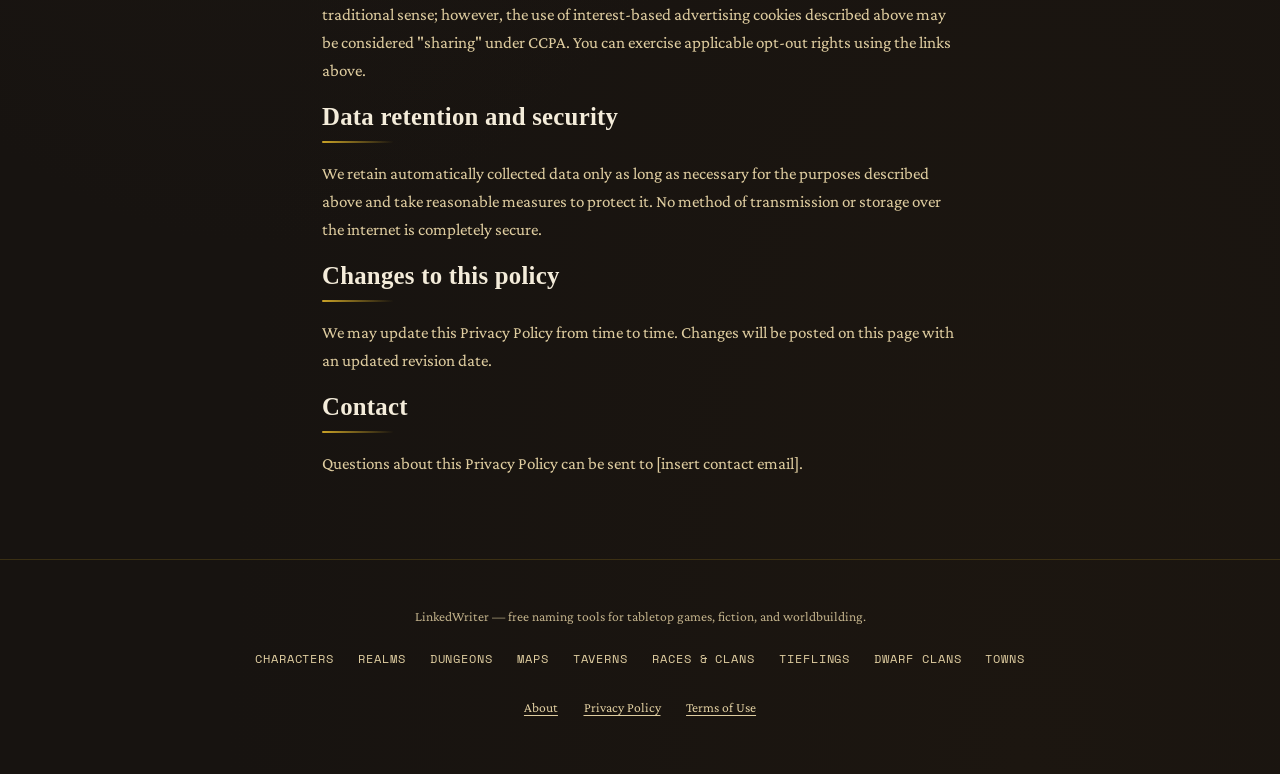
<file: privacy.html>
<!DOCTYPE html>
<html lang="en">
<head>
<meta charset="UTF-8">
<meta name="viewport" content="width=device-width, initial-scale=1.0">
<title>Privacy Policy — LinkedWriter</title>
<meta name="description" content="Privacy policy for LinkedWriter.">
<link rel="canonical" href="https://www.linkedwriter.com/privacy.html">
<meta property="og:title" content="Privacy Policy — LinkedWriter">
<meta property="og:description" content="Privacy policy for LinkedWriter.">
<meta property="og:type" content="website">
<meta property="og:url" content="https://www.linkedwriter.com/privacy.html">
<meta property="og:image" content="https://www.linkedwriter.com/assets/og/index.png">
<meta property="og:image:width" content="1200">
<meta property="og:image:height" content="630">
<meta name="twitter:card" content="summary_large_image">
<meta name="twitter:image" content="https://www.linkedwriter.com/assets/og/index.png">
<link rel="icon" type="image/svg+xml" href="assets/favicon.svg">
<link rel="shortcut icon" href="favicon.ico">
<link rel="preconnect" href="https://fonts.googleapis.com">
<link rel="preconnect" href="https://fonts.gstatic.com" crossorigin>
<link href="https://fonts.googleapis.com/css2?family=IM+Fell+English+SC&family=IM+Fell+English:ital@0;1&family=Crimson+Pro:ital,wght@0,500;0,600;1,400&family=Space+Mono:wght@400;700&display=swap" rel="stylesheet">
<link rel="stylesheet" href="assets/styles.css">

<!-- Google Analytics (GA4) -->
<script async src="https://www.googletagmanager.com/gtag/js?id=G-RYS3PC0N22"></script>
<script>
  window.dataLayer = window.dataLayer || [];
  function gtag(){dataLayer.push(arguments);}
  gtag('js', new Date());
  gtag('config', 'G-RYS3PC0N22');
</script>
</head>
<body>

<div class="grain"></div>

<header class="site">
  <a class="wordmark" href="/">Linked<span class="amp">Writer</span></a>
  <p class="tagline">A grimoire of names for worlds not yet written.</p>
</header>

<div class="shell" style="grid-template-columns:1fr;">
  <main style="max-width:70ch; margin:0 auto;">
    <p class="eyebrow">Legal</p>
    <h1 class="page-title">Privacy Policy</h1>
    <div class="content-block" style="margin-top:0.6rem;">
      <p><em>Last updated: [insert date]. This is a general-purpose template written to cover standard Google AdSense disclosure requirements. It is not a substitute for legal advice — if you operate in a jurisdiction with specific requirements (for example, the EU/UK, California, or another region with its own privacy law), have this reviewed before relying on it.</em></p>

      <h2 class="section-title">Overview</h2>
      <p>This Privacy Policy describes how LinkedWriter ("the Site," "we," "us") handles information when you use the name generators and other pages on this website.</p>

      <h2 class="section-title">Information we collect</h2>
      <p>The name generators on this site run entirely in your browser. We do not require an account, and we do not collect names, email addresses, or other personal information directly through the generators themselves. Standard technical information (such as your approximate location, browser type, and pages visited) may be collected automatically through server logs and analytics tools for the purpose of understanding site traffic and improving the service.</p>

      <h2 class="section-title">Cookies and third-party advertising</h2>
      <p>This site is monetized using Google AdSense. Google, as a third-party vendor, uses cookies to serve ads based on a visitor's prior visits to this and other websites. Google's use of advertising cookies enables it and its partners to serve ads based on your visit to this site and/or other sites on the internet.</p>
      <p>You may opt out of personalized advertising by visiting <a href="https://adssettings.google.com" target="_blank" rel="noopener">Google's Ads Settings</a>, or opt out of a third-party vendor's use of cookies for personalized advertising by visiting <a href="https://www.aboutads.info/choices" target="_blank" rel="noopener">aboutads.info</a>.</p>
      <p>If you are located in the European Economic Area, the UK, or another region requiring prior consent for personalized advertising, this site displays a cookie consent notice before loading personalized ads, and non-personalized ads may be shown by default until consent is given.</p>

      <h2 class="section-title">Analytics</h2>
      <p>This site may use analytics services (such as Google Analytics) to understand how visitors use the site. These services may use cookies or similar technologies to collect aggregate, non-identifying usage data.</p>

      <h2 class="section-title">Children's privacy</h2>
      <p>This site is not directed at children under the age of 13, and we do not knowingly collect personal information from children under 13. If you believe a child has provided personal information to us, please contact us so it can be removed.</p>

      <h2 class="section-title">California privacy rights</h2>
      <p>If you are a California resident, you may have additional rights under the California Consumer Privacy Act (CCPA), including the right to know what personal information is collected and the right to opt out of its sale or sharing. This site does not sell personal information in the traditional sense; however, the use of interest-based advertising cookies described above may be considered "sharing" under CCPA. You can exercise applicable opt-out rights using the links above.</p>

      <h2 class="section-title">Data retention and security</h2>
      <p>We retain automatically collected data only as long as necessary for the purposes described above and take reasonable measures to protect it. No method of transmission or storage over the internet is completely secure.</p>

      <h2 class="section-title">Changes to this policy</h2>
      <p>We may update this Privacy Policy from time to time. Changes will be posted on this page with an updated revision date.</p>

      <h2 class="section-title">Contact</h2>
      <p>Questions about this Privacy Policy can be sent to [insert contact email].</p>
    </div>
  </main>
</div>

<footer>
  <p>LinkedWriter — free naming tools for tabletop games, fiction, and worldbuilding.</p>
  <nav class="foot-tools" aria-label="All generators">
    <a href="dnd-character-names.html">Characters</a>
    <a href="realm-map-names.html">Realms</a>
    <a href="dungeon-names.html">Dungeons</a>
    <a href="dungeon-maps.html">Maps</a>
    <a href="tavern-names.html">Taverns</a>
    <a href="race-clan-names.html">Races &amp; Clans</a>
    <a href="tiefling-names.html">Tieflings</a>
    <a href="dwarf-clan-names.html">Dwarf Clans</a>
    <a href="fantasy-town-names.html">Towns</a>
  </nav>
  <div class="foot-links">
    <a href="about.html">About</a>
    <a href="privacy.html">Privacy Policy</a>
    <a href="terms.html">Terms of Use</a>
  </div>
</footer>

</body>
</html>
</file>
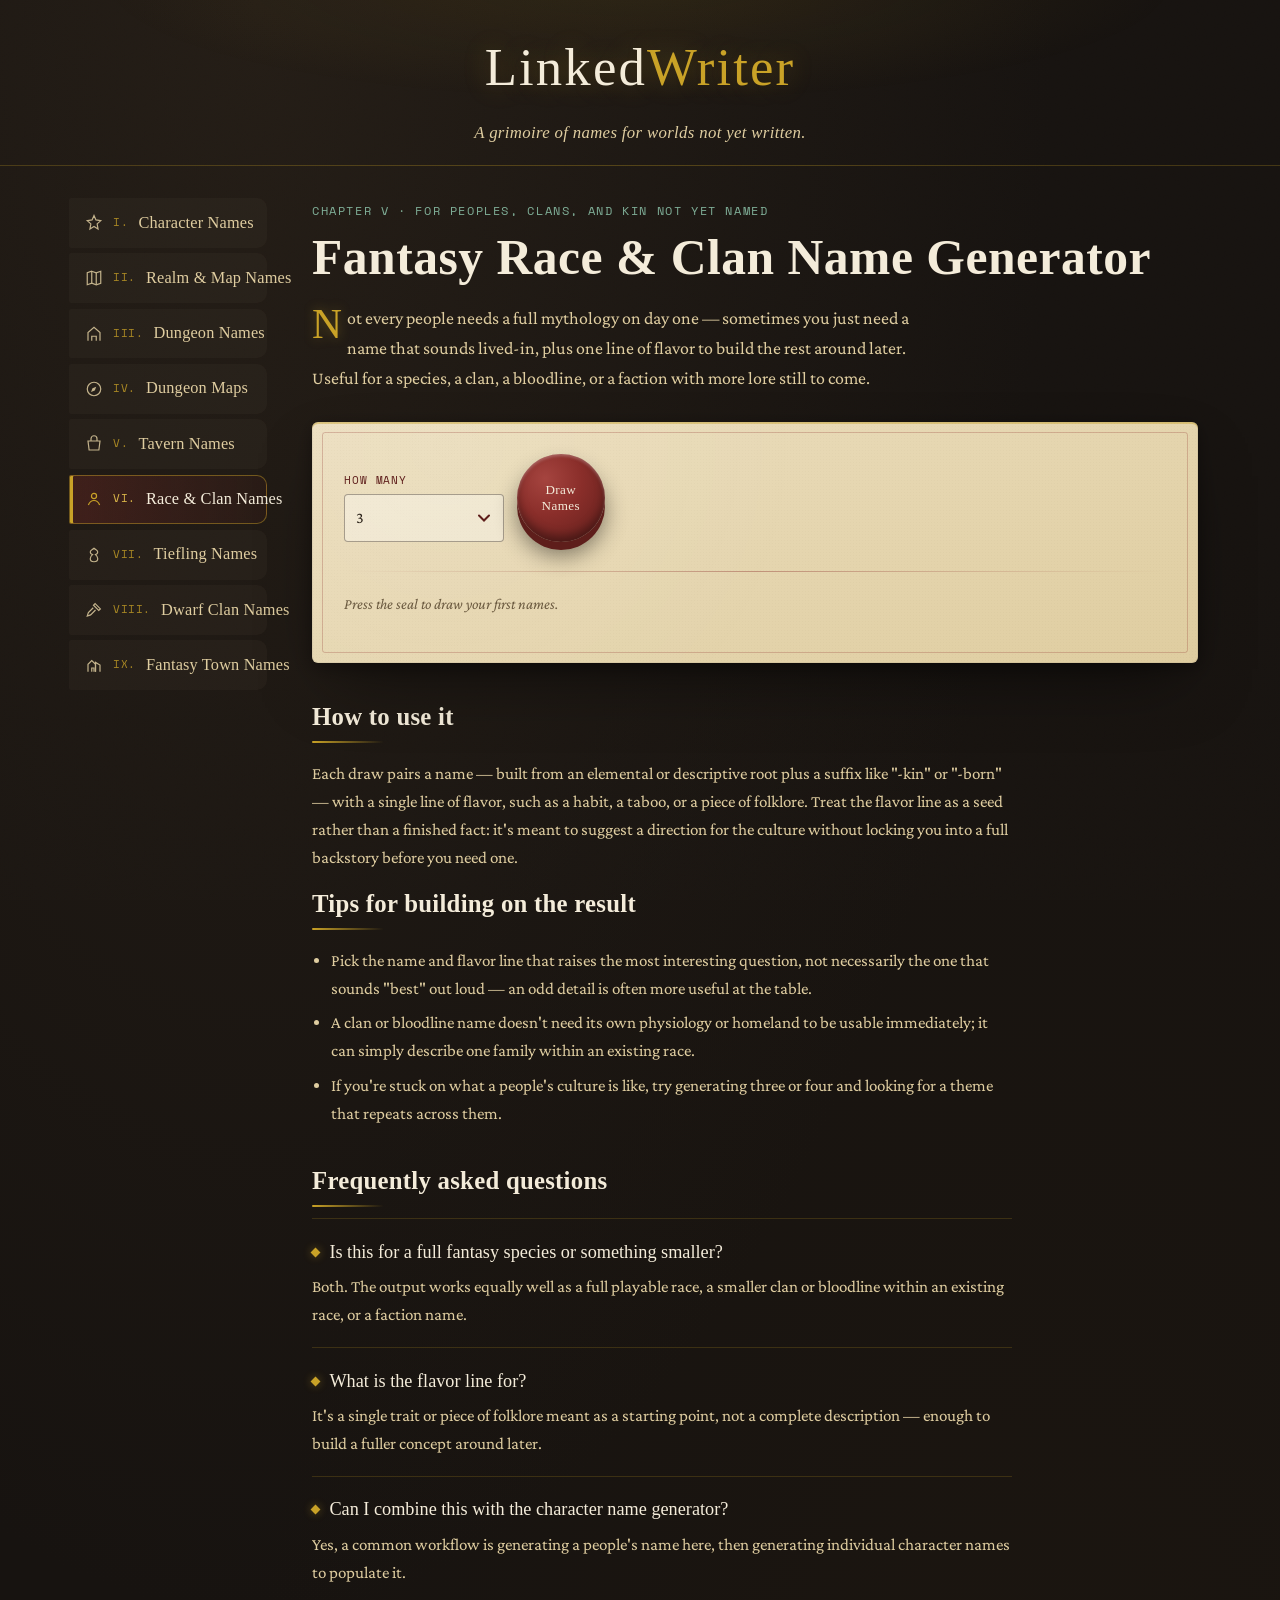
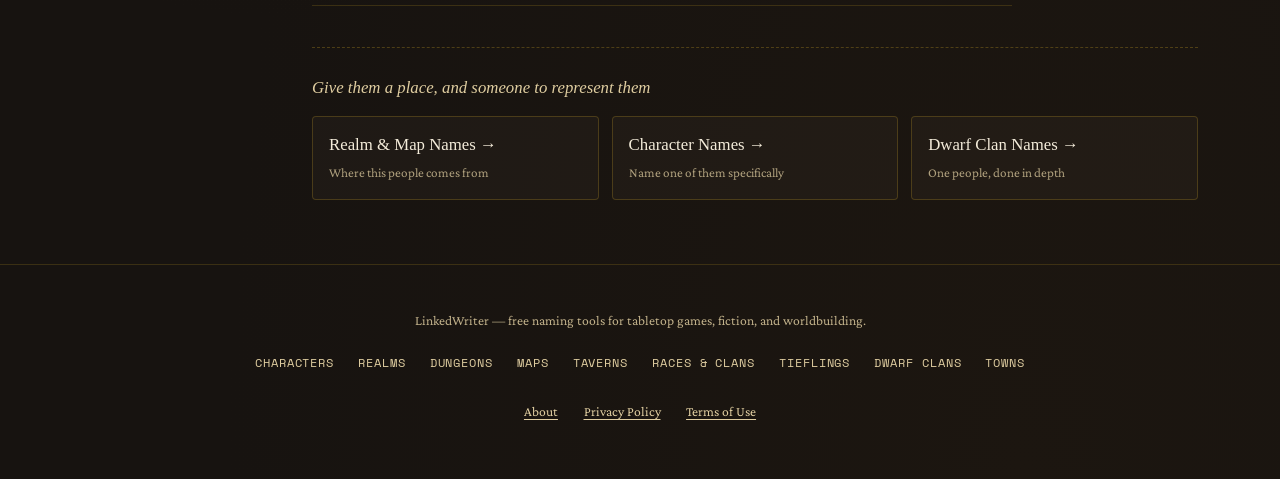
<file: race-clan-names.html>
<!DOCTYPE html>
<html lang="en">
<head>
<meta charset="UTF-8">
<meta name="viewport" content="width=device-width, initial-scale=1.0">
<title>Fantasy Race &amp; Clan Name Generator — LinkedWriter</title>
<meta name="description" content="Generate fantasy race, clan, and bloodline names with a line of flavor text. Free, instant, no sign-up.">
<link rel="canonical" href="https://www.linkedwriter.com/race-clan-names.html">
<meta property="og:title" content="Fantasy Race &amp; Clan Name Generator — LinkedWriter">
<meta property="og:description" content="Generate fantasy race, clan, and bloodline names with a line of flavor text. Free, instant, no sign-up.">
<meta property="og:type" content="website">
<meta property="og:url" content="https://www.linkedwriter.com/race-clan-names.html">
<meta property="og:image" content="https://www.linkedwriter.com/assets/og/race-clan-names.png">
<meta property="og:image:width" content="1200">
<meta property="og:image:height" content="630">
<meta name="twitter:card" content="summary_large_image">
<meta name="twitter:image" content="https://www.linkedwriter.com/assets/og/race-clan-names.png">
<link rel="icon" type="image/svg+xml" href="assets/favicon.svg">
<link rel="shortcut icon" href="favicon.ico">
<link rel="preconnect" href="https://fonts.googleapis.com">
<link rel="preconnect" href="https://fonts.gstatic.com" crossorigin>
<link href="https://fonts.googleapis.com/css2?family=IM+Fell+English+SC&family=IM+Fell+English:ital@0;1&family=Crimson+Pro:ital,wght@0,500;0,600;1,400&family=Space+Mono:wght@400;700&display=swap" rel="stylesheet">
<link rel="stylesheet" href="assets/styles.css">
<script type="application/ld+json">
{
  "@context": "https://schema.org",
  "@type": "FAQPage",
  "mainEntity": [
    {"@type":"Question","name":"Is this for a full fantasy species or something smaller?","acceptedAnswer":{"@type":"Answer","text":"Both. The output works equally well as a full playable race, a smaller clan or bloodline within an existing race, or a faction name."}},
    {"@type":"Question","name":"What is the flavor line for?","acceptedAnswer":{"@type":"Answer","text":"It's a single trait or piece of folklore meant as a starting point, not a complete description — enough to build a fuller concept around later."}},
    {"@type":"Question","name":"Can I combine this with the character name generator?","acceptedAnswer":{"@type":"Answer","text":"Yes, a common workflow is generating a people's name here, then generating individual character names to populate it."}}
  ]
}
</script>

<!-- Google Analytics (GA4) -->
<script async src="https://www.googletagmanager.com/gtag/js?id=G-RYS3PC0N22"></script>
<script>
  window.dataLayer = window.dataLayer || [];
  function gtag(){dataLayer.push(arguments);}
  gtag('js', new Date());
  gtag('config', 'G-RYS3PC0N22');
</script>
</head>
<body>

<div class="grain"></div>

<header class="site">
  <a class="wordmark" href="/">Linked<span class="amp">Writer</span></a>
  <p class="tagline">A grimoire of names for worlds not yet written.</p>
</header>

<div class="shell">
  <nav class="spine" id="spine">
    <a class="tab" href="dnd-character-names.html">
      <svg viewBox="0 0 24 24" fill="none" stroke="currentColor" stroke-width="1.6"><path d="M12 2l2.6 5.9L21 9l-4.8 4.2L17.4 20 12 16.6 6.6 20l1.2-6.8L3 9l6.4-1.1L12 2z"/></svg>
      <span class="chp">I.</span> Character Names
    </a>
    <a class="tab" href="realm-map-names.html">
      <svg viewBox="0 0 24 24" fill="none" stroke="currentColor" stroke-width="1.6"><path d="M9 3l6 2 6-2v16l-6 2-6-2-6 2V5l6-2z"/><path d="M9 3v16M15 5v16"/></svg>
      <span class="chp">II.</span> Realm &amp; Map Names
    </a>
    <a class="tab" href="dungeon-names.html">
      <svg viewBox="0 0 24 24" fill="none" stroke="currentColor" stroke-width="1.6"><path d="M4 21V10l8-7 8 7v11"/><path d="M9 21v-6h6v6"/></svg>
      <span class="chp">III.</span> Dungeon Names
    </a>
    <a class="tab" href="dungeon-maps.html">
      <svg viewBox="0 0 24 24" fill="none" stroke="currentColor" stroke-width="1.6"><circle cx="12" cy="12" r="9"/><path d="M15 9l-2 5-5 2 2-5 5-2z" fill="currentColor" stroke="none"/></svg>
      <span class="chp">IV.</span> Dungeon Maps
    </a>
    <a class="tab" href="tavern-names.html">
      <svg viewBox="0 0 24 24" fill="none" stroke="currentColor" stroke-width="1.6"><path d="M4 8h16l-1.5 12h-13L4 8z"/><path d="M8 8V5a4 4 0 0 1 8 0v3"/></svg>
      <span class="chp">V.</span> Tavern Names
    </a>
    <a class="tab active" href="race-clan-names.html">
      <svg viewBox="0 0 24 24" fill="none" stroke="currentColor" stroke-width="1.6"><circle cx="12" cy="8" r="3.4"/><path d="M4.5 20c1.6-4 4.2-6 7.5-6s5.9 2 7.5 6"/></svg>
      <span class="chp">VI.</span> Race &amp; Clan Names
    </a>
    <a class="tab" href="tiefling-names.html">
      <svg viewBox="0 0 24 24" fill="none" stroke="currentColor" stroke-width="1.6"><path d="M12 3c-2 2-5 2.5-5 5 0 2 1.5 3 3 3.5C8 13 7 15 7 17c0 3 2.5 4 5 4s5-1 5-4c0-2-1-4-3-5.5 1.5-.5 3-1.5 3-3.5 0-2.5-3-3-5-5z"/></svg>
      <span class="chp">VII.</span> Tiefling Names
    </a>
    <a class="tab" href="dwarf-clan-names.html">
      <svg viewBox="0 0 24 24" fill="none" stroke="currentColor" stroke-width="1.6"><path d="M13.5 3.5l7 7-2.2 2.2-7-7z"/><path d="M11 9L4.5 15.5 3 20l4.5-1.5L14 12"/></svg>
      <span class="chp">VIII.</span> Dwarf Clan Names
    </a>
    <a class="tab" href="fantasy-town-names.html">
      <svg viewBox="0 0 24 24" fill="none" stroke="currentColor" stroke-width="1.6"><path d="M4 21V11l5-5 5 5v10"/><path d="M14 21V8.5L20 12v9"/><path d="M9 21v-5h3v5"/></svg>
      <span class="chp">IX.</span> Fantasy Town Names
    </a>
  </nav>

  <main>
    <p class="eyebrow">Chapter V · For Peoples, Clans, and Kin Not Yet Named</p>
    <h1 class="page-title">Fantasy Race &amp; Clan Name Generator</h1>
    <p class="lede">Not every people needs a full mythology on day one — sometimes you just need a name that sounds lived-in, plus one line of flavor to build the rest around later. Useful for a species, a clan, a bloodline, or a faction with more lore still to come.</p>

    <div class="parchment">
      <div class="field-row">
        <div class="field">
          <label for="race-count">How many</label>
          <select id="race-count">
            <option>3</option><option>5</option><option>8</option>
          </select>
        </div>
        <button class="seal-btn" onclick="genRace()">Draw<br>Names</button>
      </div>
      <div class="results" id="race-results">
        <hr class="divider">
        <p class="empty-note">Press the seal to draw your first names.</p>
      </div>
    </div>

    <div class="content-block">
      <h2 class="section-title">How to use it</h2>
      <p>Each draw pairs a name — built from an elemental or descriptive root plus a suffix like "-kin" or "-born" — with a single line of flavor, such as a habit, a taboo, or a piece of folklore. Treat the flavor line as a seed rather than a finished fact: it's meant to suggest a direction for the culture without locking you into a full backstory before you need one.</p>
      <h2 class="section-title">Tips for building on the result</h2>
      <ul>
        <li>Pick the name and flavor line that raises the most interesting question, not necessarily the one that sounds "best" out loud — an odd detail is often more useful at the table.</li>
        <li>A clan or bloodline name doesn't need its own physiology or homeland to be usable immediately; it can simply describe one family within an existing race.</li>
        <li>If you're stuck on what a people's culture is like, try generating three or four and looking for a theme that repeats across them.</li>
      </ul>
    </div>

    <div class="faq">
      <h2 class="section-title">Frequently asked questions</h2>
      <div class="faq-item">
        <h3>Is this for a full fantasy species or something smaller?</h3>
        <p>Both. The output works equally well as a full playable race, a smaller clan or bloodline within an existing race, or a faction name.</p>
      </div>
      <div class="faq-item">
        <h3>What is the flavor line for?</h3>
        <p>It's a single trait or piece of folklore meant as a starting point, not a complete description — enough to build a fuller concept around later.</p>
      </div>
      <div class="faq-item">
        <h3>Can I combine this with the character name generator?</h3>
        <p>Yes, a common workflow is generating a people's name here, then generating individual character names to populate it.</p>
      </div>
    </div>

    <div class="related">
      <h2>Give them a place, and someone to represent them</h2>
      <div class="related-grid">
        <a class="related-card" href="realm-map-names.html"><span class="rc-title">Realm &amp; Map Names →</span><span class="rc-sub">Where this people comes from</span></a>
        <a class="related-card" href="dnd-character-names.html"><span class="rc-title">Character Names →</span><span class="rc-sub">Name one of them specifically</span></a>
        <a class="related-card" href="dwarf-clan-names.html"><span class="rc-title">Dwarf Clan Names →</span><span class="rc-sub">One people, done in depth</span></a>
      </div>
    </div>
  </main>
</div>

<footer>
  <p>LinkedWriter — free naming tools for tabletop games, fiction, and worldbuilding.</p>
  <nav class="foot-tools" aria-label="All generators">
    <a href="dnd-character-names.html">Characters</a>
    <a href="realm-map-names.html">Realms</a>
    <a href="dungeon-names.html">Dungeons</a>
    <a href="dungeon-maps.html">Maps</a>
    <a href="tavern-names.html">Taverns</a>
    <a href="race-clan-names.html">Races &amp; Clans</a>
    <a href="tiefling-names.html">Tieflings</a>
    <a href="dwarf-clan-names.html">Dwarf Clans</a>
    <a href="fantasy-town-names.html">Towns</a>
  </nav>
  <div class="foot-links">
    <a href="about.html">About</a>
    <a href="privacy.html">Privacy Policy</a>
    <a href="terms.html">Terms of Use</a>
  </div>
</footer>

<script src="assets/script.js"></script>
</body>
</html>
</file>
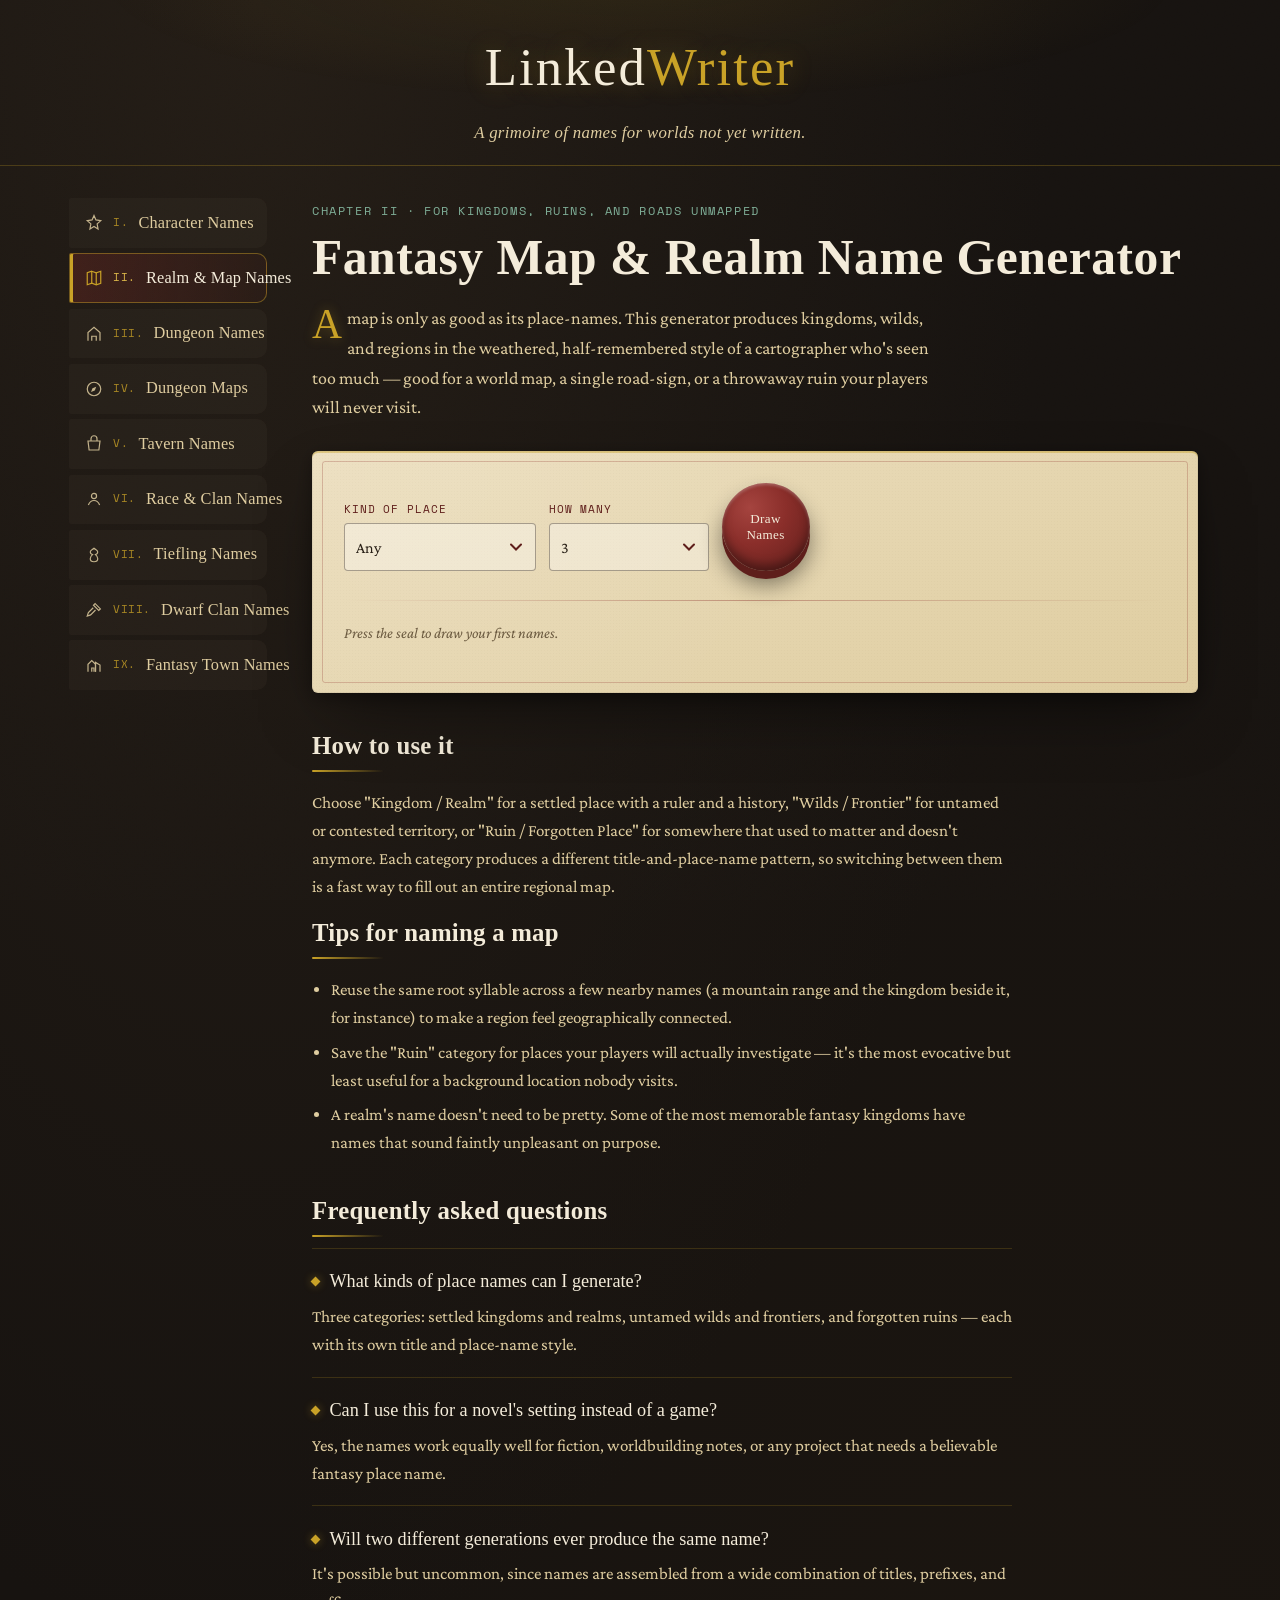
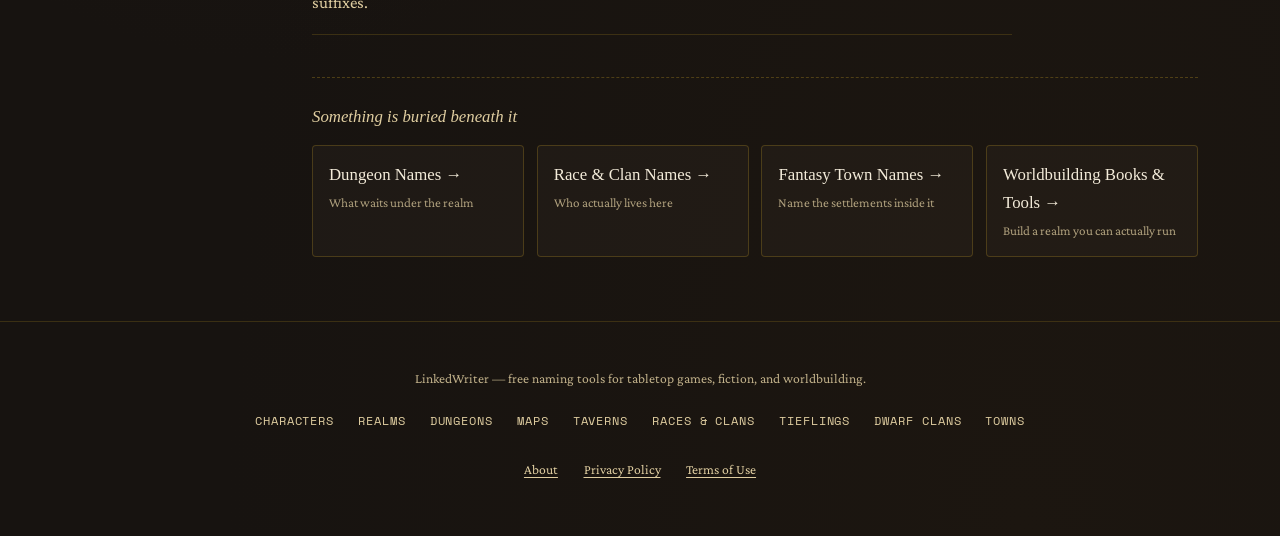
<file: realm-map-names.html>
<!DOCTYPE html>
<html lang="en">
<head>
<meta charset="UTF-8">
<meta name="viewport" content="width=device-width, initial-scale=1.0">
<title>Fantasy Map &amp; Realm Name Generator — LinkedWriter</title>
<meta name="description" content="Generate fantasy kingdom, wilderness, and ruin names for your world map. Free, instant, no sign-up.">
<link rel="canonical" href="https://www.linkedwriter.com/realm-map-names.html">
<meta property="og:title" content="Fantasy Map &amp; Realm Name Generator — LinkedWriter">
<meta property="og:description" content="Generate fantasy kingdom, wilderness, and ruin names for your world map. Free, instant, no sign-up.">
<meta property="og:type" content="website">
<meta property="og:url" content="https://www.linkedwriter.com/realm-map-names.html">
<meta property="og:image" content="https://www.linkedwriter.com/assets/og/realm-map-names.png">
<meta property="og:image:width" content="1200">
<meta property="og:image:height" content="630">
<meta name="twitter:card" content="summary_large_image">
<meta name="twitter:image" content="https://www.linkedwriter.com/assets/og/realm-map-names.png">
<link rel="icon" type="image/svg+xml" href="assets/favicon.svg">
<link rel="shortcut icon" href="favicon.ico">
<link rel="preconnect" href="https://fonts.googleapis.com">
<link rel="preconnect" href="https://fonts.gstatic.com" crossorigin>
<link href="https://fonts.googleapis.com/css2?family=IM+Fell+English+SC&family=IM+Fell+English:ital@0;1&family=Crimson+Pro:ital,wght@0,500;0,600;1,400&family=Space+Mono:wght@400;700&display=swap" rel="stylesheet">
<link rel="stylesheet" href="assets/styles.css">
<script type="application/ld+json">
{
  "@context": "https://schema.org",
  "@type": "FAQPage",
  "mainEntity": [
    {"@type":"Question","name":"What kinds of place names can I generate?","acceptedAnswer":{"@type":"Answer","text":"Three categories: settled kingdoms and realms, untamed wilds and frontiers, and forgotten ruins — each with its own title and place-name style."}},
    {"@type":"Question","name":"Can I use this for a novel's setting instead of a game?","acceptedAnswer":{"@type":"Answer","text":"Yes, the names work equally well for fiction, worldbuilding notes, or any project that needs a believable fantasy place name."}},
    {"@type":"Question","name":"Will two different generations ever produce the same name?","acceptedAnswer":{"@type":"Answer","text":"It's possible but uncommon, since names are assembled from a wide combination of titles, prefixes, and suffixes."}}
  ]
}
</script>

<!-- Google Analytics (GA4) -->
<script async src="https://www.googletagmanager.com/gtag/js?id=G-RYS3PC0N22"></script>
<script>
  window.dataLayer = window.dataLayer || [];
  function gtag(){dataLayer.push(arguments);}
  gtag('js', new Date());
  gtag('config', 'G-RYS3PC0N22');
</script>
</head>
<body>

<div class="grain"></div>

<header class="site">
  <a class="wordmark" href="/">Linked<span class="amp">Writer</span></a>
  <p class="tagline">A grimoire of names for worlds not yet written.</p>
</header>

<div class="shell">
  <nav class="spine" id="spine">
    <a class="tab" href="dnd-character-names.html">
      <svg viewBox="0 0 24 24" fill="none" stroke="currentColor" stroke-width="1.6"><path d="M12 2l2.6 5.9L21 9l-4.8 4.2L17.4 20 12 16.6 6.6 20l1.2-6.8L3 9l6.4-1.1L12 2z"/></svg>
      <span class="chp">I.</span> Character Names
    </a>
    <a class="tab active" href="realm-map-names.html">
      <svg viewBox="0 0 24 24" fill="none" stroke="currentColor" stroke-width="1.6"><path d="M9 3l6 2 6-2v16l-6 2-6-2-6 2V5l6-2z"/><path d="M9 3v16M15 5v16"/></svg>
      <span class="chp">II.</span> Realm &amp; Map Names
    </a>
    <a class="tab" href="dungeon-names.html">
      <svg viewBox="0 0 24 24" fill="none" stroke="currentColor" stroke-width="1.6"><path d="M4 21V10l8-7 8 7v11"/><path d="M9 21v-6h6v6"/></svg>
      <span class="chp">III.</span> Dungeon Names
    </a>
    <a class="tab" href="dungeon-maps.html">
      <svg viewBox="0 0 24 24" fill="none" stroke="currentColor" stroke-width="1.6"><circle cx="12" cy="12" r="9"/><path d="M15 9l-2 5-5 2 2-5 5-2z" fill="currentColor" stroke="none"/></svg>
      <span class="chp">IV.</span> Dungeon Maps
    </a>
    <a class="tab" href="tavern-names.html">
      <svg viewBox="0 0 24 24" fill="none" stroke="currentColor" stroke-width="1.6"><path d="M4 8h16l-1.5 12h-13L4 8z"/><path d="M8 8V5a4 4 0 0 1 8 0v3"/></svg>
      <span class="chp">V.</span> Tavern Names
    </a>
    <a class="tab" href="race-clan-names.html">
      <svg viewBox="0 0 24 24" fill="none" stroke="currentColor" stroke-width="1.6"><circle cx="12" cy="8" r="3.4"/><path d="M4.5 20c1.6-4 4.2-6 7.5-6s5.9 2 7.5 6"/></svg>
      <span class="chp">VI.</span> Race &amp; Clan Names
    </a>
    <a class="tab" href="tiefling-names.html">
      <svg viewBox="0 0 24 24" fill="none" stroke="currentColor" stroke-width="1.6"><path d="M12 3c-2 2-5 2.5-5 5 0 2 1.5 3 3 3.5C8 13 7 15 7 17c0 3 2.5 4 5 4s5-1 5-4c0-2-1-4-3-5.5 1.5-.5 3-1.5 3-3.5 0-2.5-3-3-5-5z"/></svg>
      <span class="chp">VII.</span> Tiefling Names
    </a>
    <a class="tab" href="dwarf-clan-names.html">
      <svg viewBox="0 0 24 24" fill="none" stroke="currentColor" stroke-width="1.6"><path d="M13.5 3.5l7 7-2.2 2.2-7-7z"/><path d="M11 9L4.5 15.5 3 20l4.5-1.5L14 12"/></svg>
      <span class="chp">VIII.</span> Dwarf Clan Names
    </a>
    <a class="tab" href="fantasy-town-names.html">
      <svg viewBox="0 0 24 24" fill="none" stroke="currentColor" stroke-width="1.6"><path d="M4 21V11l5-5 5 5v10"/><path d="M14 21V8.5L20 12v9"/><path d="M9 21v-5h3v5"/></svg>
      <span class="chp">IX.</span> Fantasy Town Names
    </a>
  </nav>

  <main>
    <p class="eyebrow">Chapter II · For Kingdoms, Ruins, and Roads Unmapped</p>
    <h1 class="page-title">Fantasy Map &amp; Realm Name Generator</h1>
    <p class="lede">A map is only as good as its place-names. This generator produces kingdoms, wilds, and regions in the weathered, half-remembered style of a cartographer who's seen too much — good for a world map, a single road-sign, or a throwaway ruin your players will never visit.</p>

    <div class="parchment">
      <div class="field-row">
        <div class="field">
          <label for="realm-kind">Kind of place</label>
          <select id="realm-kind">
            <option value="any">Any</option>
            <option value="kingdom">Kingdom / Realm</option>
            <option value="wild">Wilds / Frontier</option>
            <option value="ruin">Ruin / Forgotten Place</option>
          </select>
        </div>
        <div class="field">
          <label for="realm-count">How many</label>
          <select id="realm-count">
            <option>3</option><option>5</option><option>8</option>
          </select>
        </div>
        <button class="seal-btn" onclick="genRealm()">Draw<br>Names</button>
      </div>
      <div class="results" id="realm-results">
        <hr class="divider">
        <p class="empty-note">Press the seal to draw your first names.</p>
      </div>
    </div>

    <div class="content-block">
      <h2 class="section-title">How to use it</h2>
      <p>Choose "Kingdom / Realm" for a settled place with a ruler and a history, "Wilds / Frontier" for untamed or contested territory, or "Ruin / Forgotten Place" for somewhere that used to matter and doesn't anymore. Each category produces a different title-and-place-name pattern, so switching between them is a fast way to fill out an entire regional map.</p>
      <h2 class="section-title">Tips for naming a map</h2>
      <ul>
        <li>Reuse the same root syllable across a few nearby names (a mountain range and the kingdom beside it, for instance) to make a region feel geographically connected.</li>
        <li>Save the "Ruin" category for places your players will actually investigate — it's the most evocative but least useful for a background location nobody visits.</li>
        <li>A realm's name doesn't need to be pretty. Some of the most memorable fantasy kingdoms have names that sound faintly unpleasant on purpose.</li>
      </ul>
    </div>

    <div class="faq">
      <h2 class="section-title">Frequently asked questions</h2>
      <div class="faq-item">
        <h3>What kinds of place names can I generate?</h3>
        <p>Three categories: settled kingdoms and realms, untamed wilds and frontiers, and forgotten ruins — each with its own title and place-name style.</p>
      </div>
      <div class="faq-item">
        <h3>Can I use this for a novel's setting instead of a game?</h3>
        <p>Yes, the names work equally well for fiction, worldbuilding notes, or any project that needs a believable fantasy place name.</p>
      </div>
      <div class="faq-item">
        <h3>Will two different generations ever produce the same name?</h3>
        <p>It's possible but uncommon, since names are assembled from a wide combination of titles, prefixes, and suffixes.</p>
      </div>
    </div>

    <div class="related">
      <h2>Something is buried beneath it</h2>
      <div class="related-grid">
        <a class="related-card" href="dungeon-names.html"><span class="rc-title">Dungeon Names →</span><span class="rc-sub">What waits under the realm</span></a>
        <a class="related-card" href="race-clan-names.html"><span class="rc-title">Race &amp; Clan Names →</span><span class="rc-sub">Who actually lives here</span></a>
        <a class="related-card" href="fantasy-town-names.html"><span class="rc-title">Fantasy Town Names →</span><span class="rc-sub">Name the settlements inside it</span></a>
        <a class="related-card" href="worldbuilding-books.html"><span class="rc-title">Worldbuilding Books &amp; Tools →</span><span class="rc-sub">Build a realm you can actually run</span></a>
      </div>
    </div>
  </main>
</div>

<footer>
  <p>LinkedWriter — free naming tools for tabletop games, fiction, and worldbuilding.</p>
  <nav class="foot-tools" aria-label="All generators">
    <a href="dnd-character-names.html">Characters</a>
    <a href="realm-map-names.html">Realms</a>
    <a href="dungeon-names.html">Dungeons</a>
    <a href="dungeon-maps.html">Maps</a>
    <a href="tavern-names.html">Taverns</a>
    <a href="race-clan-names.html">Races &amp; Clans</a>
    <a href="tiefling-names.html">Tieflings</a>
    <a href="dwarf-clan-names.html">Dwarf Clans</a>
    <a href="fantasy-town-names.html">Towns</a>
  </nav>
  <div class="foot-links">
    <a href="about.html">About</a>
    <a href="privacy.html">Privacy Policy</a>
    <a href="terms.html">Terms of Use</a>
  </div>
</footer>

<script src="assets/script.js"></script>
</body>
</html>
</file>
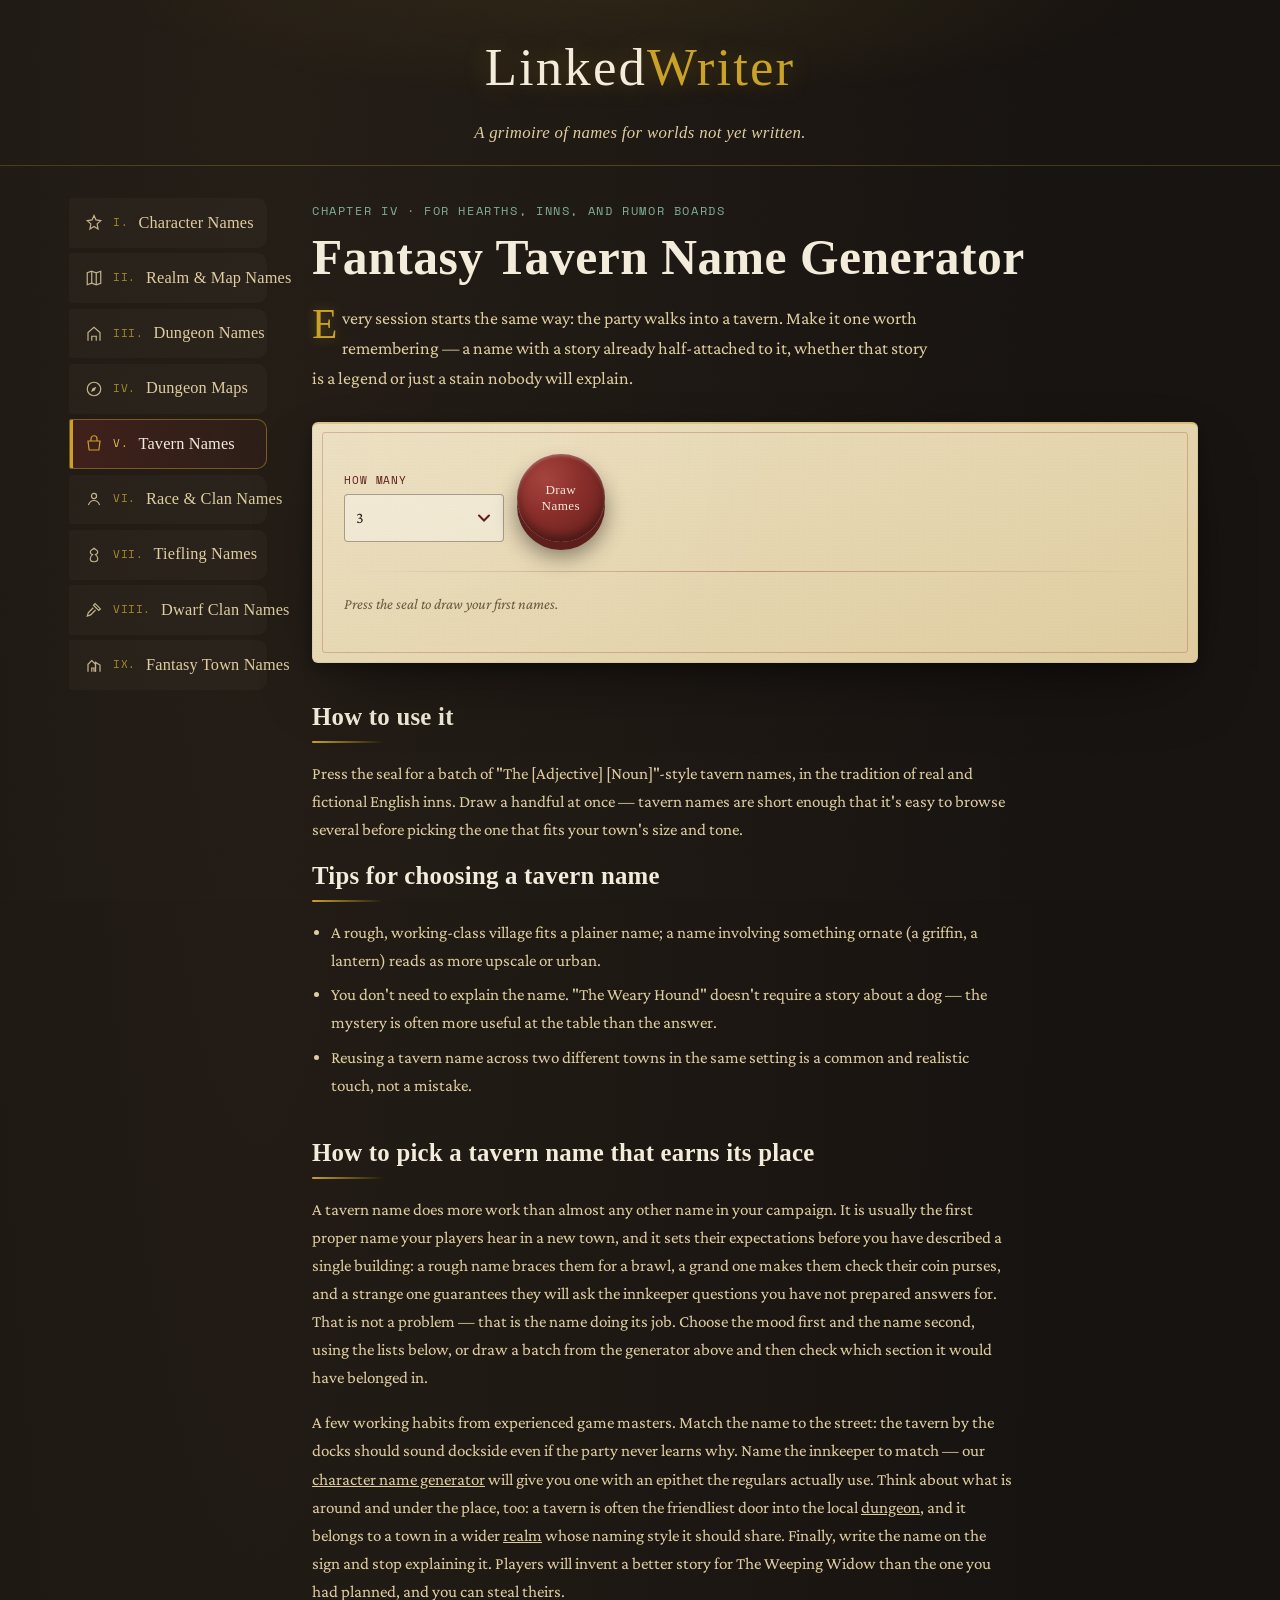
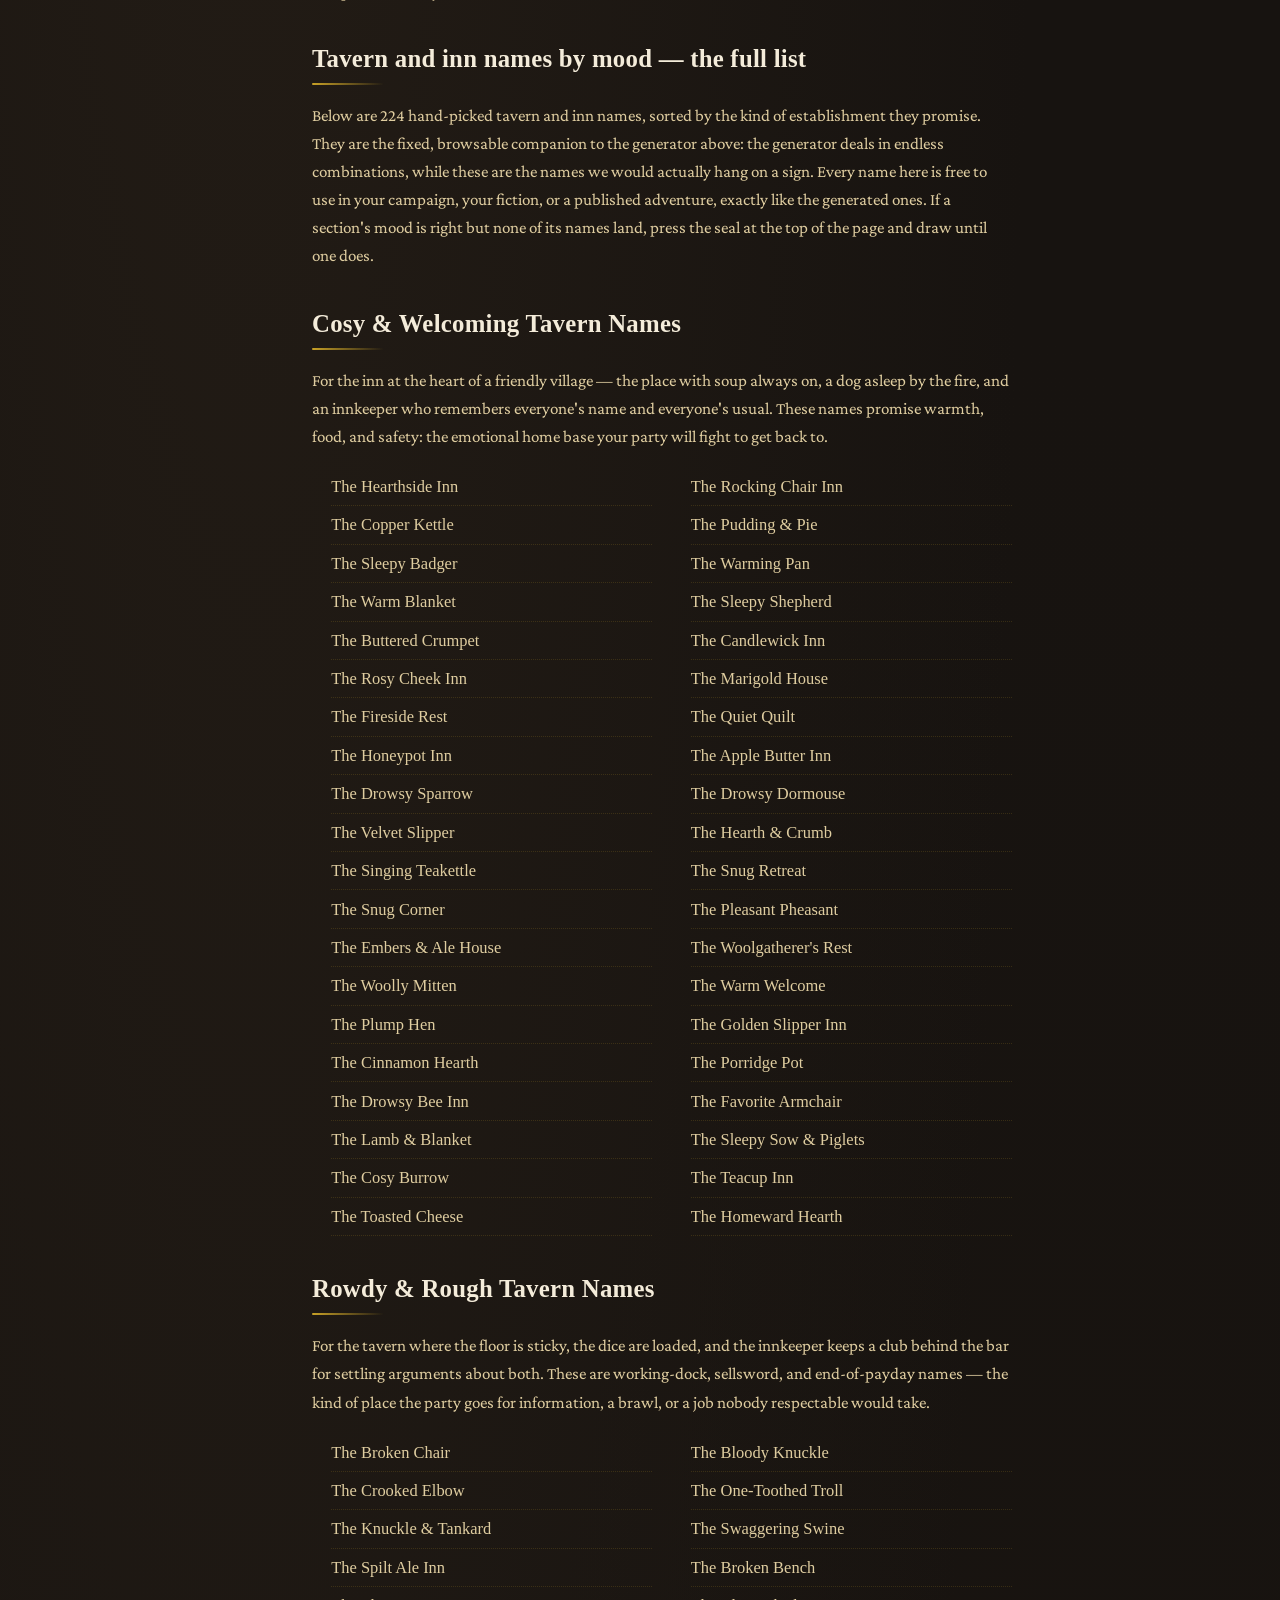
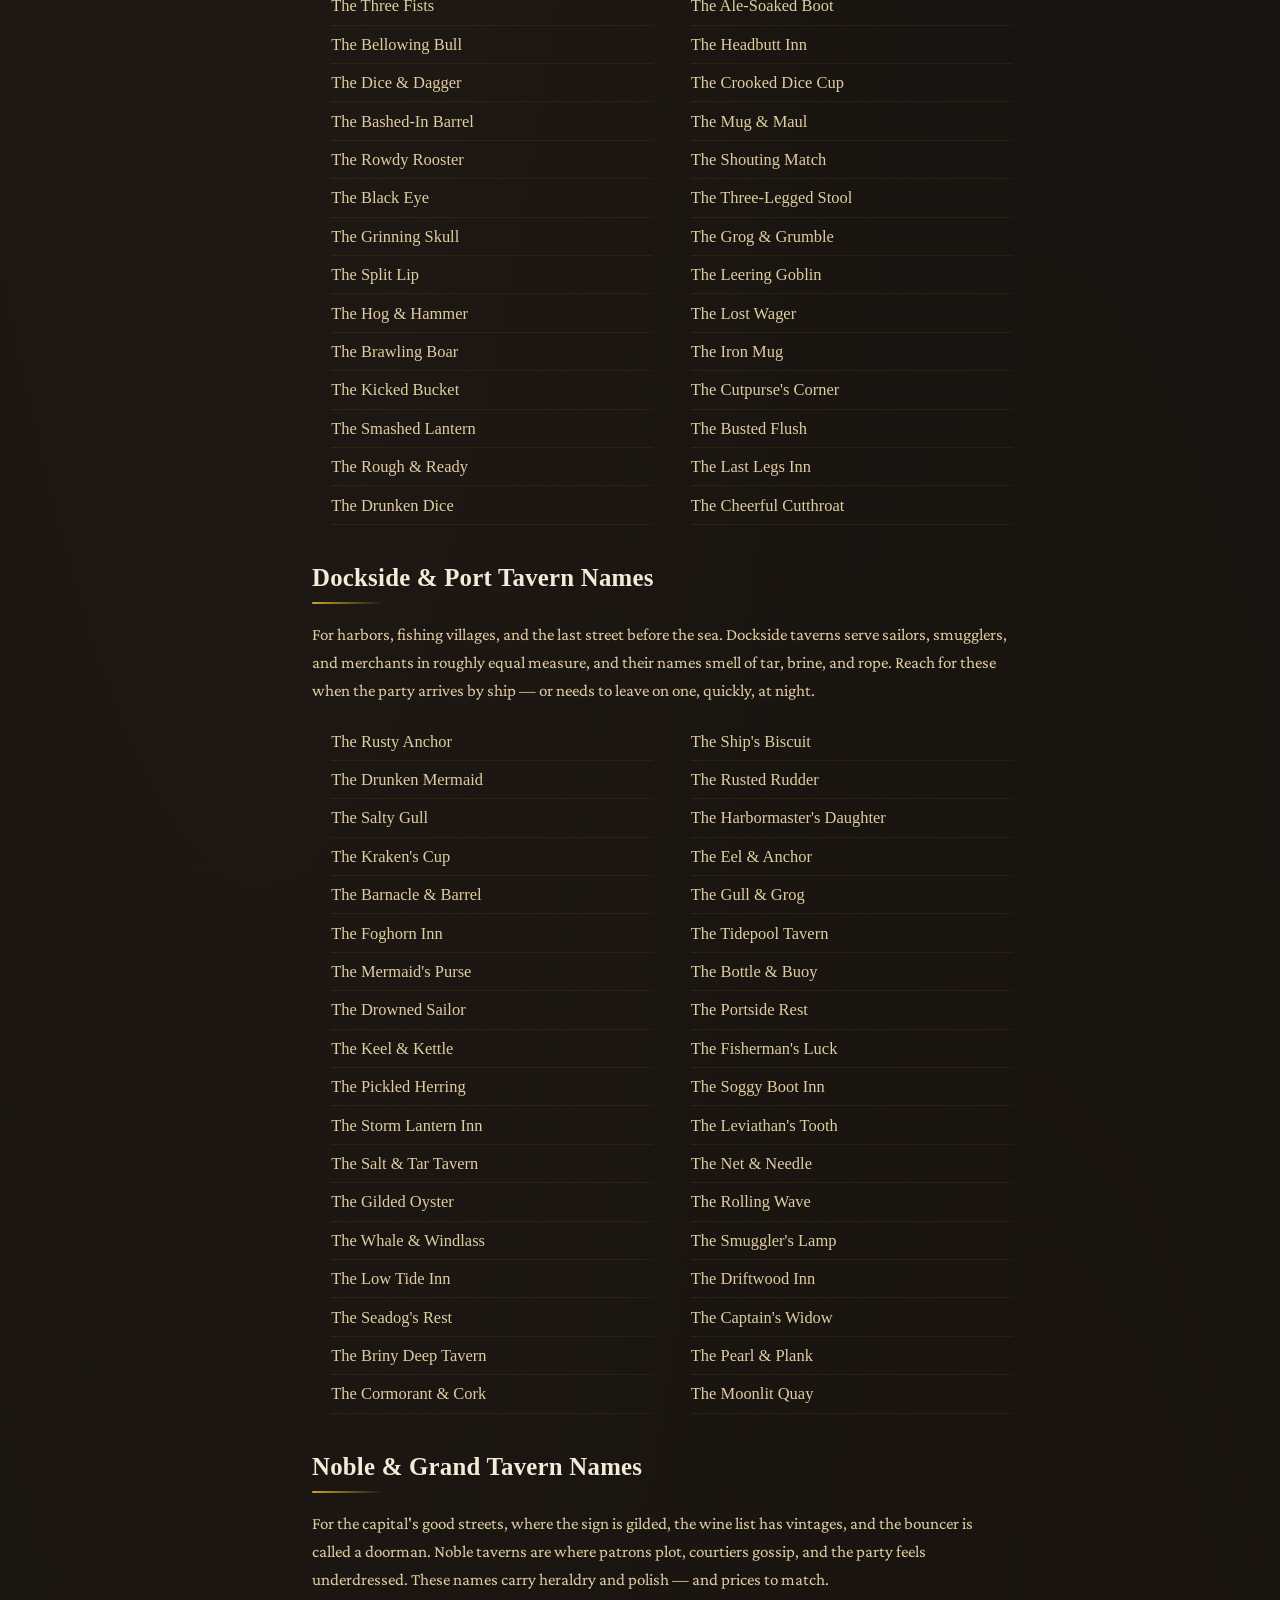
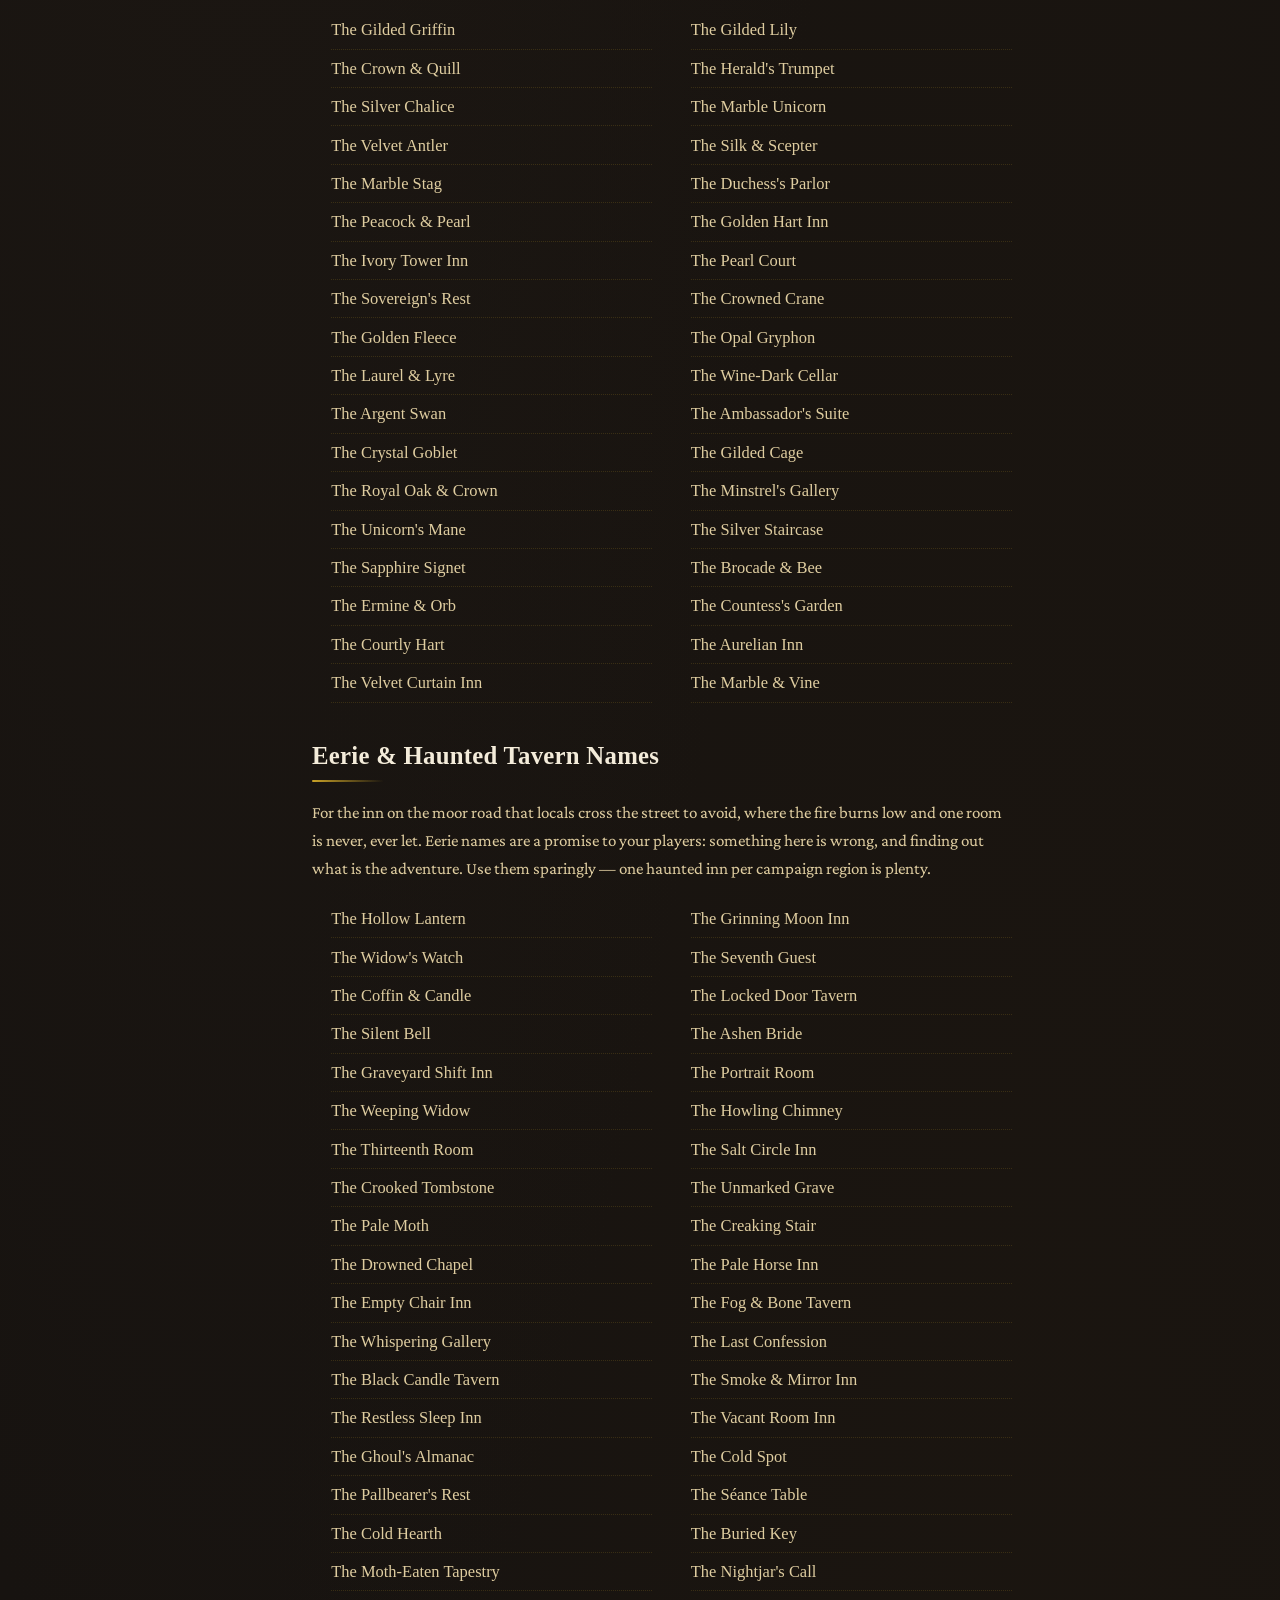
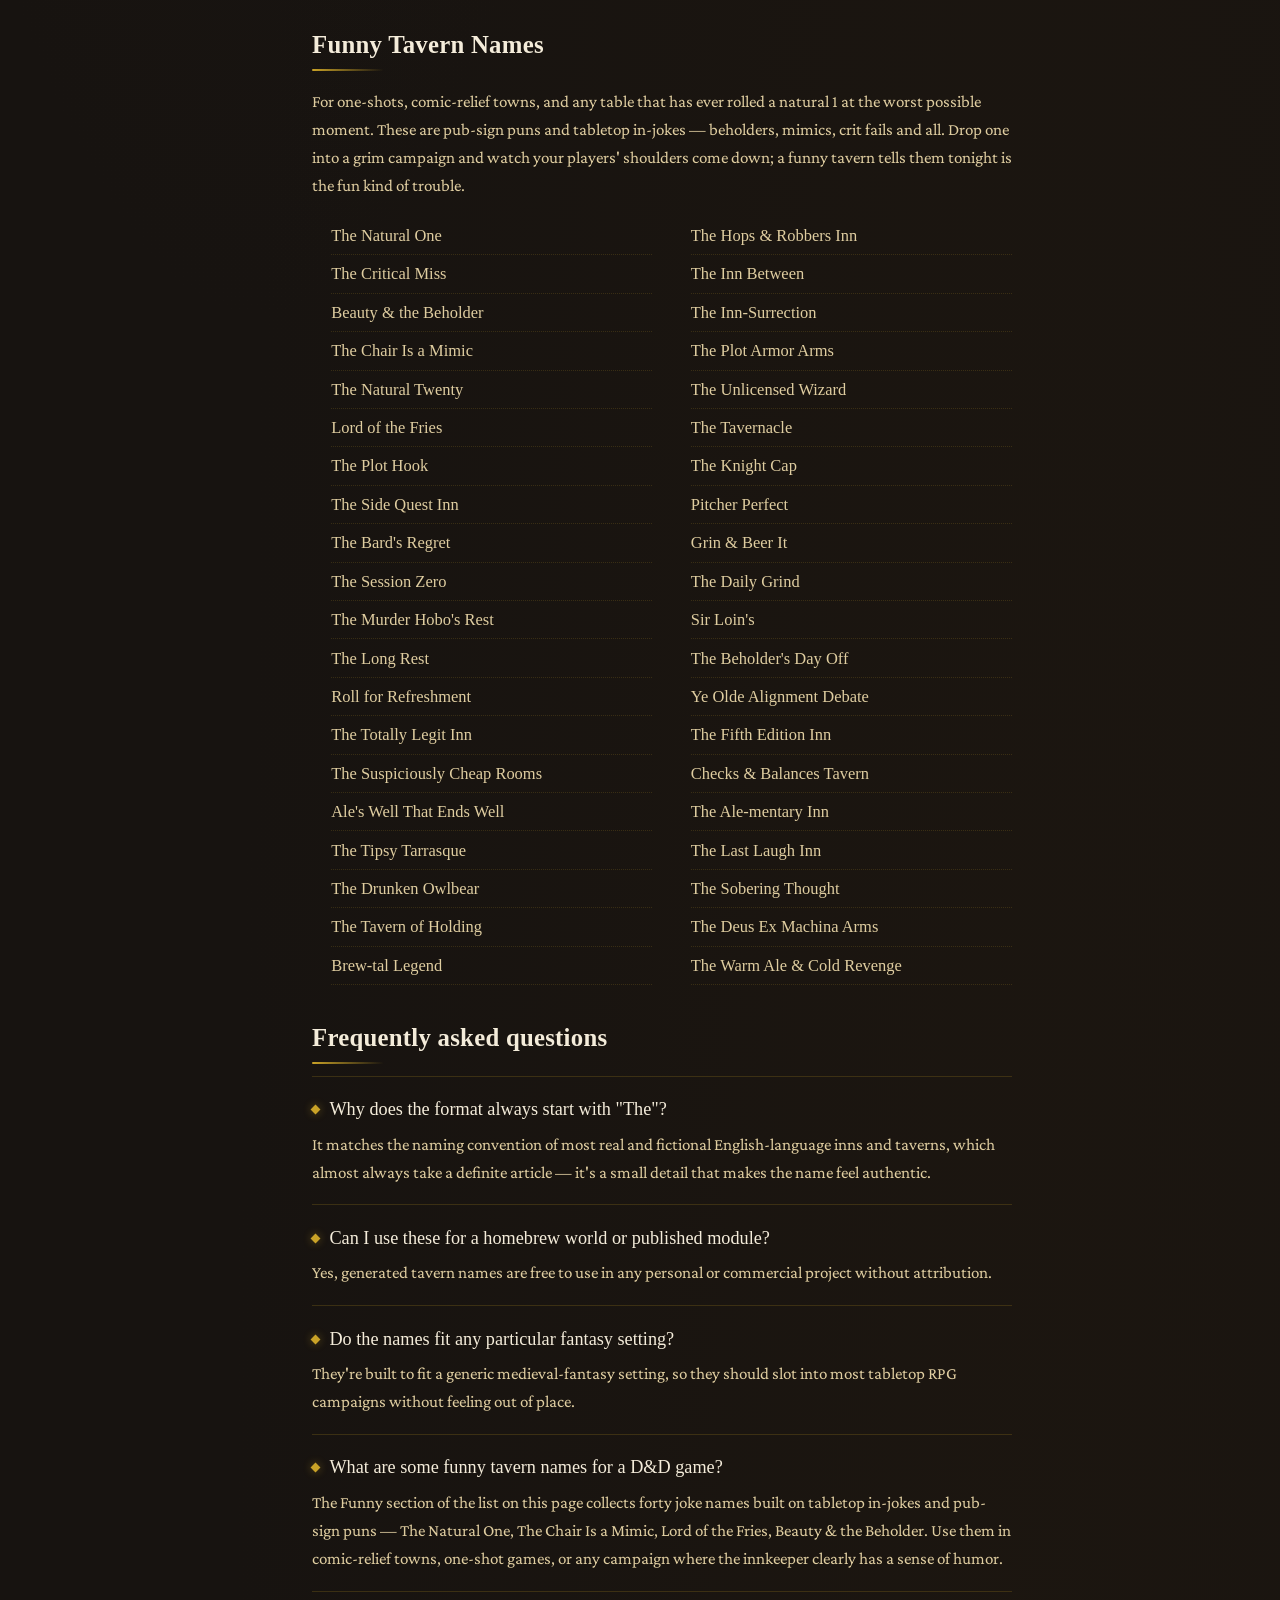
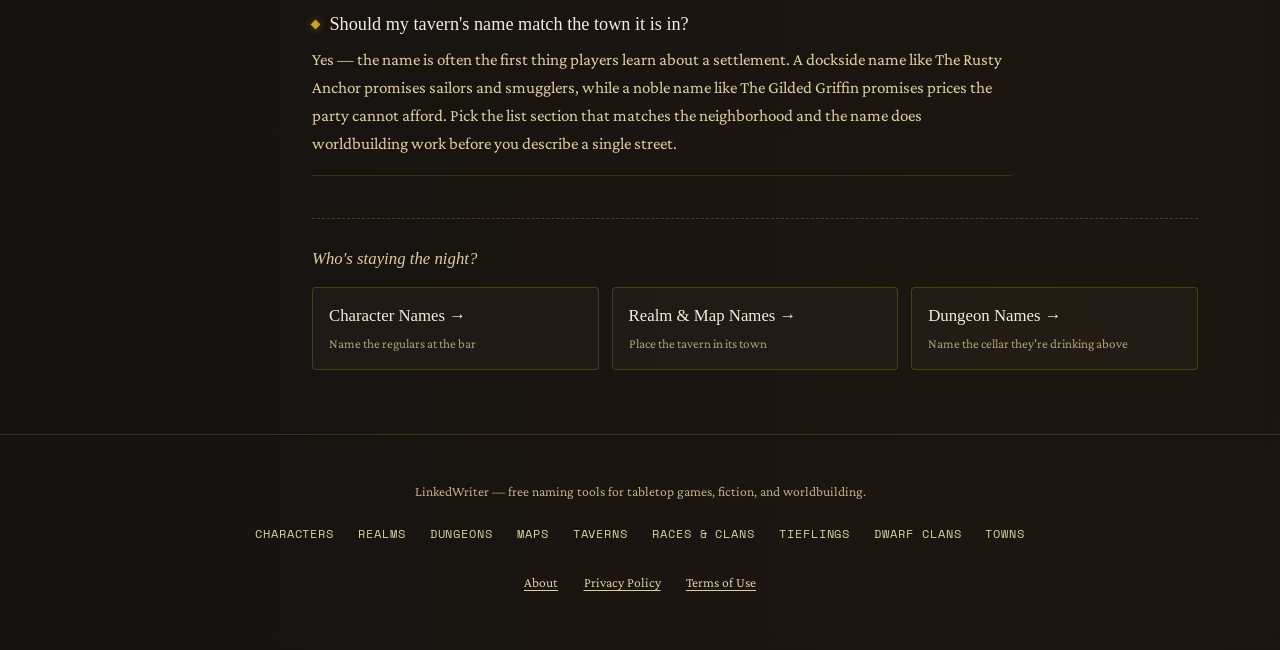
<file: tavern-names.html>
<!DOCTYPE html>
<html lang="en">
<head>
<meta charset="UTF-8">
<meta name="viewport" content="width=device-width, initial-scale=1.0">
<title>Fantasy Tavern Name Generator — LinkedWriter</title>
<meta name="description" content="Generate fantasy tavern and inn names for D&D and tabletop RPGs, or browse 200+ hand-picked tavern names — cosy, rowdy, dockside, noble, eerie and funny. Free, instant, no sign-up.">
<link rel="canonical" href="https://www.linkedwriter.com/tavern-names.html">
<meta property="og:title" content="Fantasy Tavern Name Generator — LinkedWriter">
<meta property="og:description" content="Generate fantasy tavern and inn names for D&D and tabletop RPGs, or browse 200+ hand-picked tavern names — cosy, rowdy, dockside, noble, eerie and funny. Free, instant, no sign-up.">
<meta property="og:type" content="website">
<meta property="og:url" content="https://www.linkedwriter.com/tavern-names.html">
<meta property="og:image" content="https://www.linkedwriter.com/assets/og/tavern-names.png">
<meta property="og:image:width" content="1200">
<meta property="og:image:height" content="630">
<meta name="twitter:card" content="summary_large_image">
<meta name="twitter:image" content="https://www.linkedwriter.com/assets/og/tavern-names.png">
<link rel="icon" type="image/svg+xml" href="assets/favicon.svg">
<link rel="shortcut icon" href="favicon.ico">
<link rel="preconnect" href="https://fonts.googleapis.com">
<link rel="preconnect" href="https://fonts.gstatic.com" crossorigin>
<link href="https://fonts.googleapis.com/css2?family=IM+Fell+English+SC&family=IM+Fell+English:ital@0;1&family=Crimson+Pro:ital,wght@0,500;0,600;1,400&family=Space+Mono:wght@400;700&display=swap" rel="stylesheet">
<link rel="stylesheet" href="assets/styles.css">
<script type="application/ld+json">
{
  "@context": "https://schema.org",
  "@type": "FAQPage",
  "mainEntity": [
    {"@type":"Question","name":"Why does the format always start with 'The'?","acceptedAnswer":{"@type":"Answer","text":"It matches the naming convention of most real and fictional English-language inns and taverns, which almost always take a definite article — it's a small detail that makes the name feel authentic."}},
    {"@type":"Question","name":"Can I use these for a homebrew world or published module?","acceptedAnswer":{"@type":"Answer","text":"Yes, generated tavern names are free to use in any personal or commercial project without attribution."}},
    {"@type":"Question","name":"Do the names fit any particular fantasy setting?","acceptedAnswer":{"@type":"Answer","text":"They're built to fit a generic medieval-fantasy setting, so they should slot into most tabletop RPG campaigns without feeling out of place."}},
    {"@type":"Question","name":"What are some funny tavern names for a D&D game?","acceptedAnswer":{"@type":"Answer","text":"The Funny section of the list on this page collects forty joke names built on tabletop in-jokes and pub-sign puns — The Natural One, The Chair Is a Mimic, Lord of the Fries, Beauty & the Beholder. Use them in comic-relief towns, one-shot games, or any campaign where the innkeeper clearly has a sense of humor."}},
    {"@type":"Question","name":"Should my tavern's name match the town it is in?","acceptedAnswer":{"@type":"Answer","text":"Yes — the name is often the first thing players learn about a settlement. A dockside name like The Rusty Anchor promises sailors and smugglers, while a noble name like The Gilded Griffin promises prices the party cannot afford. Pick the list section that matches the neighborhood and the name does worldbuilding work before you describe a single street."}}
  ]
}
</script>

<!-- Google Analytics (GA4) -->
<script async src="https://www.googletagmanager.com/gtag/js?id=G-RYS3PC0N22"></script>
<script>
  window.dataLayer = window.dataLayer || [];
  function gtag(){dataLayer.push(arguments);}
  gtag('js', new Date());
  gtag('config', 'G-RYS3PC0N22');
</script>
</head>
<body>

<div class="grain"></div>

<header class="site">
  <a class="wordmark" href="/">Linked<span class="amp">Writer</span></a>
  <p class="tagline">A grimoire of names for worlds not yet written.</p>
</header>

<div class="shell">
  <nav class="spine" id="spine">
    <a class="tab" href="dnd-character-names.html">
      <svg viewBox="0 0 24 24" fill="none" stroke="currentColor" stroke-width="1.6"><path d="M12 2l2.6 5.9L21 9l-4.8 4.2L17.4 20 12 16.6 6.6 20l1.2-6.8L3 9l6.4-1.1L12 2z"/></svg>
      <span class="chp">I.</span> Character Names
    </a>
    <a class="tab" href="realm-map-names.html">
      <svg viewBox="0 0 24 24" fill="none" stroke="currentColor" stroke-width="1.6"><path d="M9 3l6 2 6-2v16l-6 2-6-2-6 2V5l6-2z"/><path d="M9 3v16M15 5v16"/></svg>
      <span class="chp">II.</span> Realm &amp; Map Names
    </a>
    <a class="tab" href="dungeon-names.html">
      <svg viewBox="0 0 24 24" fill="none" stroke="currentColor" stroke-width="1.6"><path d="M4 21V10l8-7 8 7v11"/><path d="M9 21v-6h6v6"/></svg>
      <span class="chp">III.</span> Dungeon Names
    </a>
    <a class="tab" href="dungeon-maps.html">
      <svg viewBox="0 0 24 24" fill="none" stroke="currentColor" stroke-width="1.6"><circle cx="12" cy="12" r="9"/><path d="M15 9l-2 5-5 2 2-5 5-2z" fill="currentColor" stroke="none"/></svg>
      <span class="chp">IV.</span> Dungeon Maps
    </a>
    <a class="tab active" href="tavern-names.html">
      <svg viewBox="0 0 24 24" fill="none" stroke="currentColor" stroke-width="1.6"><path d="M4 8h16l-1.5 12h-13L4 8z"/><path d="M8 8V5a4 4 0 0 1 8 0v3"/></svg>
      <span class="chp">V.</span> Tavern Names
    </a>
    <a class="tab" href="race-clan-names.html">
      <svg viewBox="0 0 24 24" fill="none" stroke="currentColor" stroke-width="1.6"><circle cx="12" cy="8" r="3.4"/><path d="M4.5 20c1.6-4 4.2-6 7.5-6s5.9 2 7.5 6"/></svg>
      <span class="chp">VI.</span> Race &amp; Clan Names
    </a>
    <a class="tab" href="tiefling-names.html">
      <svg viewBox="0 0 24 24" fill="none" stroke="currentColor" stroke-width="1.6"><path d="M12 3c-2 2-5 2.5-5 5 0 2 1.5 3 3 3.5C8 13 7 15 7 17c0 3 2.5 4 5 4s5-1 5-4c0-2-1-4-3-5.5 1.5-.5 3-1.5 3-3.5 0-2.5-3-3-5-5z"/></svg>
      <span class="chp">VII.</span> Tiefling Names
    </a>
    <a class="tab" href="dwarf-clan-names.html">
      <svg viewBox="0 0 24 24" fill="none" stroke="currentColor" stroke-width="1.6"><path d="M13.5 3.5l7 7-2.2 2.2-7-7z"/><path d="M11 9L4.5 15.5 3 20l4.5-1.5L14 12"/></svg>
      <span class="chp">VIII.</span> Dwarf Clan Names
    </a>
    <a class="tab" href="fantasy-town-names.html">
      <svg viewBox="0 0 24 24" fill="none" stroke="currentColor" stroke-width="1.6"><path d="M4 21V11l5-5 5 5v10"/><path d="M14 21V8.5L20 12v9"/><path d="M9 21v-5h3v5"/></svg>
      <span class="chp">IX.</span> Fantasy Town Names
    </a>
  </nav>

  <main>
    <p class="eyebrow">Chapter IV · For Hearths, Inns, and Rumor Boards</p>
    <h1 class="page-title">Fantasy Tavern Name Generator</h1>
    <p class="lede">Every session starts the same way: the party walks into a tavern. Make it one worth remembering — a name with a story already half-attached to it, whether that story is a legend or just a stain nobody will explain.</p>

    <div class="parchment">
      <div class="field-row">
        <div class="field">
          <label for="tavern-count">How many</label>
          <select id="tavern-count">
            <option>3</option><option>5</option><option>8</option>
          </select>
        </div>
        <button class="seal-btn" onclick="genTavern()">Draw<br>Names</button>
      </div>
      <div class="results" id="tavern-results">
        <hr class="divider">
        <p class="empty-note">Press the seal to draw your first names.</p>
      </div>
    </div>

    <div class="content-block">
      <h2 class="section-title">How to use it</h2>
      <p>Press the seal for a batch of "The [Adjective] [Noun]"-style tavern names, in the tradition of real and fictional English inns. Draw a handful at once — tavern names are short enough that it's easy to browse several before picking the one that fits your town's size and tone.</p>
      <h2 class="section-title">Tips for choosing a tavern name</h2>
      <ul>
        <li>A rough, working-class village fits a plainer name; a name involving something ornate (a griffin, a lantern) reads as more upscale or urban.</li>
        <li>You don't need to explain the name. "The Weary Hound" doesn't require a story about a dog — the mystery is often more useful at the table than the answer.</li>
        <li>Reusing a tavern name across two different towns in the same setting is a common and realistic touch, not a mistake.</li>
      </ul>
    </div>

    <div class="content-block">
      <h2 class="section-title">How to pick a tavern name that earns its place</h2>
      <p>A tavern name does more work than almost any other name in your campaign. It is usually the first proper name your players hear in a new town, and it sets their expectations before you have described a single building: a rough name braces them for a brawl, a grand one makes them check their coin purses, and a strange one guarantees they will ask the innkeeper questions you have not prepared answers for. That is not a problem — that is the name doing its job. Choose the mood first and the name second, using the lists below, or draw a batch from the generator above and then check which section it would have belonged in.</p>
      <p>A few working habits from experienced game masters. Match the name to the street: the tavern by the docks should sound dockside even if the party never learns why. Name the innkeeper to match — our <a href="dnd-character-names.html">character name generator</a> will give you one with an epithet the regulars actually use. Think about what is around and under the place, too: a tavern is often the friendliest door into the local <a href="dungeon-names.html">dungeon</a>, and it belongs to a town in a wider <a href="realm-map-names.html">realm</a> whose naming style it should share. Finally, write the name on the sign and stop explaining it. Players will invent a better story for The Weeping Widow than the one you had planned, and you can steal theirs.</p>
    </div>

    <div class="content-block">
      <h2 class="section-title">Tavern and inn names by mood — the full list</h2>
      <p>Below are 224 hand-picked tavern and inn names, sorted by the kind of establishment they promise. They are the fixed, browsable companion to the generator above: the generator deals in endless combinations, while these are the names we would actually hang on a sign. Every name here is free to use in your campaign, your fiction, or a published adventure, exactly like the generated ones. If a section's mood is right but none of its names land, press the seal at the top of the page and draw until one does.</p>
    </div>

    <div class="content-block">
      <h2 class="section-title">Cosy &amp; Welcoming Tavern Names</h2>
      <p>For the inn at the heart of a friendly village — the place with soup always on, a dog asleep by the fire, and an innkeeper who remembers everyone's name and everyone's usual. These names promise warmth, food, and safety: the emotional home base your party will fight to get back to.</p>
      <ul class="name-list">
        <li>The Hearthside Inn</li>
        <li>The Copper Kettle</li>
        <li>The Sleepy Badger</li>
        <li>The Warm Blanket</li>
        <li>The Buttered Crumpet</li>
        <li>The Rosy Cheek Inn</li>
        <li>The Fireside Rest</li>
        <li>The Honeypot Inn</li>
        <li>The Drowsy Sparrow</li>
        <li>The Velvet Slipper</li>
        <li>The Singing Teakettle</li>
        <li>The Snug Corner</li>
        <li>The Embers &amp; Ale House</li>
        <li>The Woolly Mitten</li>
        <li>The Plump Hen</li>
        <li>The Cinnamon Hearth</li>
        <li>The Drowsy Bee Inn</li>
        <li>The Lamb &amp; Blanket</li>
        <li>The Cosy Burrow</li>
        <li>The Toasted Cheese</li>
        <li>The Rocking Chair Inn</li>
        <li>The Pudding &amp; Pie</li>
        <li>The Warming Pan</li>
        <li>The Sleepy Shepherd</li>
        <li>The Candlewick Inn</li>
        <li>The Marigold House</li>
        <li>The Quiet Quilt</li>
        <li>The Apple Butter Inn</li>
        <li>The Drowsy Dormouse</li>
        <li>The Hearth &amp; Crumb</li>
        <li>The Snug Retreat</li>
        <li>The Pleasant Pheasant</li>
        <li>The Woolgatherer's Rest</li>
        <li>The Warm Welcome</li>
        <li>The Golden Slipper Inn</li>
        <li>The Porridge Pot</li>
        <li>The Favorite Armchair</li>
        <li>The Sleepy Sow &amp; Piglets</li>
        <li>The Teacup Inn</li>
        <li>The Homeward Hearth</li>
      </ul>
    </div>

    <div class="content-block">
      <h2 class="section-title">Rowdy &amp; Rough Tavern Names</h2>
      <p>For the tavern where the floor is sticky, the dice are loaded, and the innkeeper keeps a club behind the bar for settling arguments about both. These are working-dock, sellsword, and end-of-payday names — the kind of place the party goes for information, a brawl, or a job nobody respectable would take.</p>
      <ul class="name-list">
        <li>The Broken Chair</li>
        <li>The Crooked Elbow</li>
        <li>The Knuckle &amp; Tankard</li>
        <li>The Spilt Ale Inn</li>
        <li>The Three Fists</li>
        <li>The Bellowing Bull</li>
        <li>The Dice &amp; Dagger</li>
        <li>The Bashed-In Barrel</li>
        <li>The Rowdy Rooster</li>
        <li>The Black Eye</li>
        <li>The Grinning Skull</li>
        <li>The Split Lip</li>
        <li>The Hog &amp; Hammer</li>
        <li>The Brawling Boar</li>
        <li>The Kicked Bucket</li>
        <li>The Smashed Lantern</li>
        <li>The Rough &amp; Ready</li>
        <li>The Drunken Dice</li>
        <li>The Bloody Knuckle</li>
        <li>The One-Toothed Troll</li>
        <li>The Swaggering Swine</li>
        <li>The Broken Bench</li>
        <li>The Ale-Soaked Boot</li>
        <li>The Headbutt Inn</li>
        <li>The Crooked Dice Cup</li>
        <li>The Mug &amp; Maul</li>
        <li>The Shouting Match</li>
        <li>The Three-Legged Stool</li>
        <li>The Grog &amp; Grumble</li>
        <li>The Leering Goblin</li>
        <li>The Lost Wager</li>
        <li>The Iron Mug</li>
        <li>The Cutpurse's Corner</li>
        <li>The Busted Flush</li>
        <li>The Last Legs Inn</li>
        <li>The Cheerful Cutthroat</li>
      </ul>
    </div>

    <div class="content-block">
      <h2 class="section-title">Dockside &amp; Port Tavern Names</h2>
      <p>For harbors, fishing villages, and the last street before the sea. Dockside taverns serve sailors, smugglers, and merchants in roughly equal measure, and their names smell of tar, brine, and rope. Reach for these when the party arrives by ship — or needs to leave on one, quickly, at night.</p>
      <ul class="name-list">
        <li>The Rusty Anchor</li>
        <li>The Drunken Mermaid</li>
        <li>The Salty Gull</li>
        <li>The Kraken's Cup</li>
        <li>The Barnacle &amp; Barrel</li>
        <li>The Foghorn Inn</li>
        <li>The Mermaid's Purse</li>
        <li>The Drowned Sailor</li>
        <li>The Keel &amp; Kettle</li>
        <li>The Pickled Herring</li>
        <li>The Storm Lantern Inn</li>
        <li>The Salt &amp; Tar Tavern</li>
        <li>The Gilded Oyster</li>
        <li>The Whale &amp; Windlass</li>
        <li>The Low Tide Inn</li>
        <li>The Seadog's Rest</li>
        <li>The Briny Deep Tavern</li>
        <li>The Cormorant &amp; Cork</li>
        <li>The Ship's Biscuit</li>
        <li>The Rusted Rudder</li>
        <li>The Harbormaster's Daughter</li>
        <li>The Eel &amp; Anchor</li>
        <li>The Gull &amp; Grog</li>
        <li>The Tidepool Tavern</li>
        <li>The Bottle &amp; Buoy</li>
        <li>The Portside Rest</li>
        <li>The Fisherman's Luck</li>
        <li>The Soggy Boot Inn</li>
        <li>The Leviathan's Tooth</li>
        <li>The Net &amp; Needle</li>
        <li>The Rolling Wave</li>
        <li>The Smuggler's Lamp</li>
        <li>The Driftwood Inn</li>
        <li>The Captain's Widow</li>
        <li>The Pearl &amp; Plank</li>
        <li>The Moonlit Quay</li>
      </ul>
    </div>

    <div class="content-block">
      <h2 class="section-title">Noble &amp; Grand Tavern Names</h2>
      <p>For the capital's good streets, where the sign is gilded, the wine list has vintages, and the bouncer is called a doorman. Noble taverns are where patrons plot, courtiers gossip, and the party feels underdressed. These names carry heraldry and polish — and prices to match.</p>
      <ul class="name-list">
        <li>The Gilded Griffin</li>
        <li>The Crown &amp; Quill</li>
        <li>The Silver Chalice</li>
        <li>The Velvet Antler</li>
        <li>The Marble Stag</li>
        <li>The Peacock &amp; Pearl</li>
        <li>The Ivory Tower Inn</li>
        <li>The Sovereign's Rest</li>
        <li>The Golden Fleece</li>
        <li>The Laurel &amp; Lyre</li>
        <li>The Argent Swan</li>
        <li>The Crystal Goblet</li>
        <li>The Royal Oak &amp; Crown</li>
        <li>The Unicorn's Mane</li>
        <li>The Sapphire Signet</li>
        <li>The Ermine &amp; Orb</li>
        <li>The Courtly Hart</li>
        <li>The Velvet Curtain Inn</li>
        <li>The Gilded Lily</li>
        <li>The Herald's Trumpet</li>
        <li>The Marble Unicorn</li>
        <li>The Silk &amp; Scepter</li>
        <li>The Duchess's Parlor</li>
        <li>The Golden Hart Inn</li>
        <li>The Pearl Court</li>
        <li>The Crowned Crane</li>
        <li>The Opal Gryphon</li>
        <li>The Wine-Dark Cellar</li>
        <li>The Ambassador's Suite</li>
        <li>The Gilded Cage</li>
        <li>The Minstrel's Gallery</li>
        <li>The Silver Staircase</li>
        <li>The Brocade &amp; Bee</li>
        <li>The Countess's Garden</li>
        <li>The Aurelian Inn</li>
        <li>The Marble &amp; Vine</li>
      </ul>
    </div>

    <div class="content-block">
      <h2 class="section-title">Eerie &amp; Haunted Tavern Names</h2>
      <p>For the inn on the moor road that locals cross the street to avoid, where the fire burns low and one room is never, ever let. Eerie names are a promise to your players: something here is wrong, and finding out what is the adventure. Use them sparingly — one haunted inn per campaign region is plenty.</p>
      <ul class="name-list">
        <li>The Hollow Lantern</li>
        <li>The Widow's Watch</li>
        <li>The Coffin &amp; Candle</li>
        <li>The Silent Bell</li>
        <li>The Graveyard Shift Inn</li>
        <li>The Weeping Widow</li>
        <li>The Thirteenth Room</li>
        <li>The Crooked Tombstone</li>
        <li>The Pale Moth</li>
        <li>The Drowned Chapel</li>
        <li>The Empty Chair Inn</li>
        <li>The Whispering Gallery</li>
        <li>The Black Candle Tavern</li>
        <li>The Restless Sleep Inn</li>
        <li>The Ghoul's Almanac</li>
        <li>The Pallbearer's Rest</li>
        <li>The Cold Hearth</li>
        <li>The Moth-Eaten Tapestry</li>
        <li>The Grinning Moon Inn</li>
        <li>The Seventh Guest</li>
        <li>The Locked Door Tavern</li>
        <li>The Ashen Bride</li>
        <li>The Portrait Room</li>
        <li>The Howling Chimney</li>
        <li>The Salt Circle Inn</li>
        <li>The Unmarked Grave</li>
        <li>The Creaking Stair</li>
        <li>The Pale Horse Inn</li>
        <li>The Fog &amp; Bone Tavern</li>
        <li>The Last Confession</li>
        <li>The Smoke &amp; Mirror Inn</li>
        <li>The Vacant Room Inn</li>
        <li>The Cold Spot</li>
        <li>The Séance Table</li>
        <li>The Buried Key</li>
        <li>The Nightjar's Call</li>
      </ul>
    </div>

    <div class="content-block">
      <h2 class="section-title">Funny Tavern Names</h2>
      <p>For one-shots, comic-relief towns, and any table that has ever rolled a natural 1 at the worst possible moment. These are pub-sign puns and tabletop in-jokes — beholders, mimics, crit fails and all. Drop one into a grim campaign and watch your players' shoulders come down; a funny tavern tells them tonight is the fun kind of trouble.</p>
      <ul class="name-list">
        <li>The Natural One</li>
        <li>The Critical Miss</li>
        <li>Beauty &amp; the Beholder</li>
        <li>The Chair Is a Mimic</li>
        <li>The Natural Twenty</li>
        <li>Lord of the Fries</li>
        <li>The Plot Hook</li>
        <li>The Side Quest Inn</li>
        <li>The Bard's Regret</li>
        <li>The Session Zero</li>
        <li>The Murder Hobo's Rest</li>
        <li>The Long Rest</li>
        <li>Roll for Refreshment</li>
        <li>The Totally Legit Inn</li>
        <li>The Suspiciously Cheap Rooms</li>
        <li>Ale's Well That Ends Well</li>
        <li>The Tipsy Tarrasque</li>
        <li>The Drunken Owlbear</li>
        <li>The Tavern of Holding</li>
        <li>Brew-tal Legend</li>
        <li>The Hops &amp; Robbers Inn</li>
        <li>The Inn Between</li>
        <li>The Inn-Surrection</li>
        <li>The Plot Armor Arms</li>
        <li>The Unlicensed Wizard</li>
        <li>The Tavernacle</li>
        <li>The Knight Cap</li>
        <li>Pitcher Perfect</li>
        <li>Grin &amp; Beer It</li>
        <li>The Daily Grind</li>
        <li>Sir Loin's</li>
        <li>The Beholder's Day Off</li>
        <li>Ye Olde Alignment Debate</li>
        <li>The Fifth Edition Inn</li>
        <li>Checks &amp; Balances Tavern</li>
        <li>The Ale-mentary Inn</li>
        <li>The Last Laugh Inn</li>
        <li>The Sobering Thought</li>
        <li>The Deus Ex Machina Arms</li>
        <li>The Warm Ale &amp; Cold Revenge</li>
      </ul>
    </div>

    <div class="faq">
      <h2 class="section-title">Frequently asked questions</h2>
      <div class="faq-item">
        <h3>Why does the format always start with "The"?</h3>
        <p>It matches the naming convention of most real and fictional English-language inns and taverns, which almost always take a definite article — it's a small detail that makes the name feel authentic.</p>
      </div>
      <div class="faq-item">
        <h3>Can I use these for a homebrew world or published module?</h3>
        <p>Yes, generated tavern names are free to use in any personal or commercial project without attribution.</p>
      </div>
      <div class="faq-item">
        <h3>Do the names fit any particular fantasy setting?</h3>
        <p>They're built to fit a generic medieval-fantasy setting, so they should slot into most tabletop RPG campaigns without feeling out of place.</p>
      </div>
      <div class="faq-item">
        <h3>What are some funny tavern names for a D&amp;D game?</h3>
        <p>The Funny section of the list on this page collects forty joke names built on tabletop in-jokes and pub-sign puns — The Natural One, The Chair Is a Mimic, Lord of the Fries, Beauty &amp; the Beholder. Use them in comic-relief towns, one-shot games, or any campaign where the innkeeper clearly has a sense of humor.</p>
      </div>
      <div class="faq-item">
        <h3>Should my tavern's name match the town it is in?</h3>
        <p>Yes — the name is often the first thing players learn about a settlement. A dockside name like The Rusty Anchor promises sailors and smugglers, while a noble name like The Gilded Griffin promises prices the party cannot afford. Pick the list section that matches the neighborhood and the name does worldbuilding work before you describe a single street.</p>
      </div>
    </div>

    <div class="related">
      <h2>Who's staying the night?</h2>
      <div class="related-grid">
        <a class="related-card" href="dnd-character-names.html"><span class="rc-title">Character Names →</span><span class="rc-sub">Name the regulars at the bar</span></a>
        <a class="related-card" href="realm-map-names.html"><span class="rc-title">Realm &amp; Map Names →</span><span class="rc-sub">Place the tavern in its town</span></a>
        <a class="related-card" href="dungeon-names.html"><span class="rc-title">Dungeon Names →</span><span class="rc-sub">Name the cellar they're drinking above</span></a>
      </div>
    </div>
  </main>
</div>

<footer>
  <p>LinkedWriter — free naming tools for tabletop games, fiction, and worldbuilding.</p>
  <nav class="foot-tools" aria-label="All generators">
    <a href="dnd-character-names.html">Characters</a>
    <a href="realm-map-names.html">Realms</a>
    <a href="dungeon-names.html">Dungeons</a>
    <a href="dungeon-maps.html">Maps</a>
    <a href="tavern-names.html">Taverns</a>
    <a href="race-clan-names.html">Races &amp; Clans</a>
    <a href="tiefling-names.html">Tieflings</a>
    <a href="dwarf-clan-names.html">Dwarf Clans</a>
    <a href="fantasy-town-names.html">Towns</a>
  </nav>
  <div class="foot-links">
    <a href="about.html">About</a>
    <a href="privacy.html">Privacy Policy</a>
    <a href="terms.html">Terms of Use</a>
  </div>
</footer>

<script src="assets/script.js"></script>
</body>
</html>
</file>
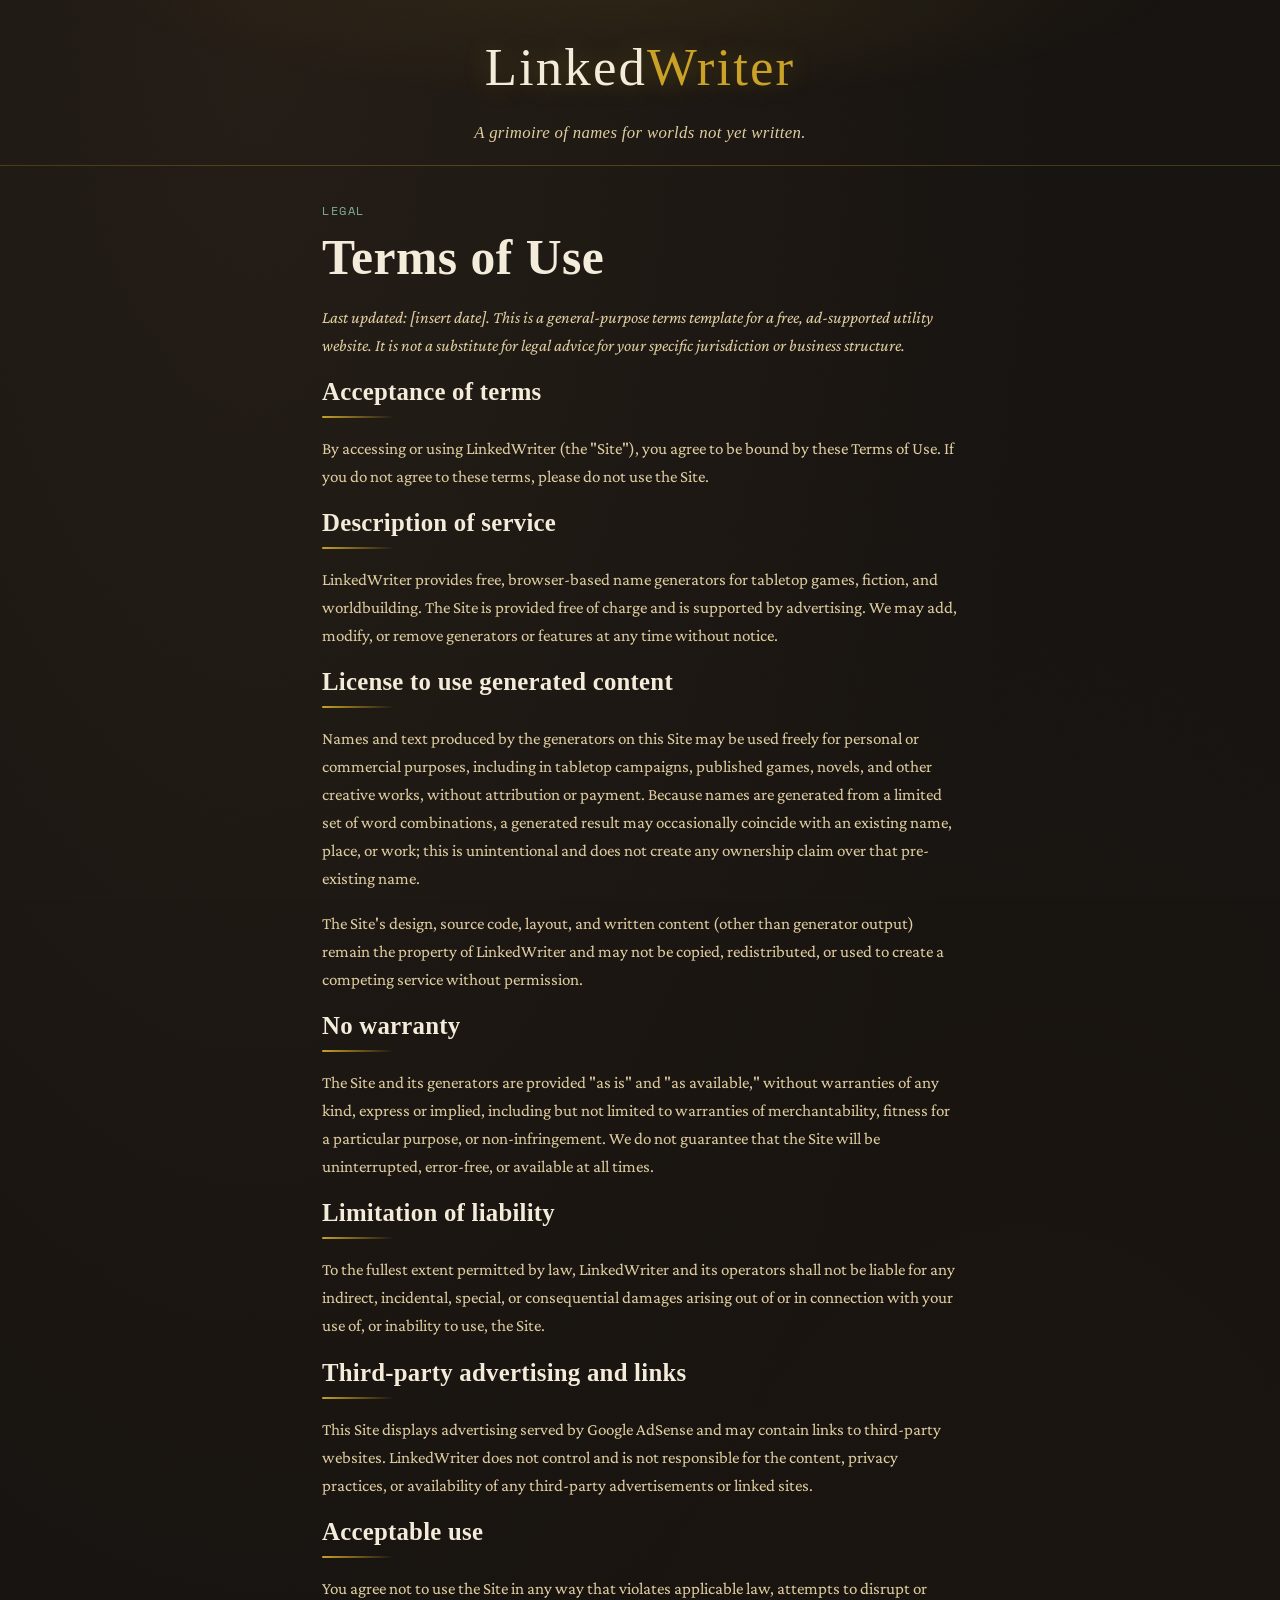
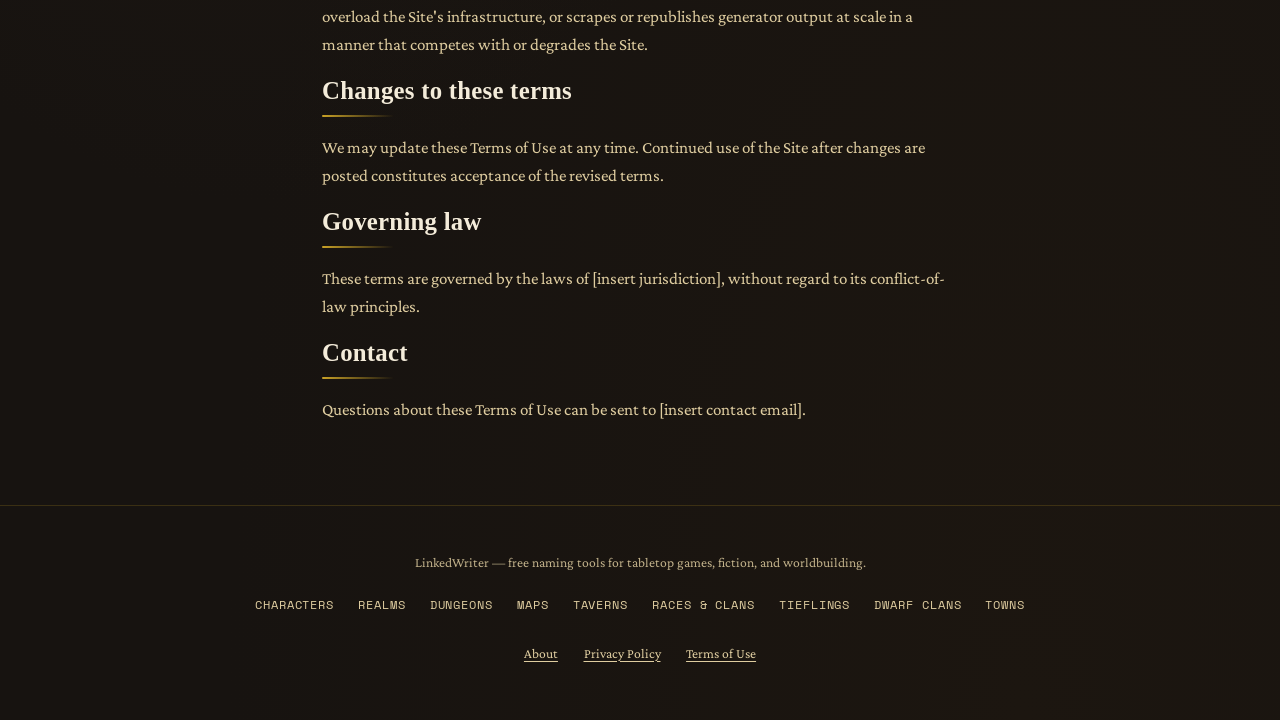
<file: terms.html>
<!DOCTYPE html>
<html lang="en">
<head>
<meta charset="UTF-8">
<meta name="viewport" content="width=device-width, initial-scale=1.0">
<title>Terms of Use — LinkedWriter</title>
<meta name="description" content="Terms of use for LinkedWriter.">
<link rel="canonical" href="https://www.linkedwriter.com/terms.html">
<meta property="og:title" content="Terms of Use — LinkedWriter">
<meta property="og:description" content="Terms of use for LinkedWriter.">
<meta property="og:type" content="website">
<meta property="og:url" content="https://www.linkedwriter.com/terms.html">
<meta property="og:image" content="https://www.linkedwriter.com/assets/og/index.png">
<meta property="og:image:width" content="1200">
<meta property="og:image:height" content="630">
<meta name="twitter:card" content="summary_large_image">
<meta name="twitter:image" content="https://www.linkedwriter.com/assets/og/index.png">
<link rel="icon" type="image/svg+xml" href="assets/favicon.svg">
<link rel="shortcut icon" href="favicon.ico">
<link rel="preconnect" href="https://fonts.googleapis.com">
<link rel="preconnect" href="https://fonts.gstatic.com" crossorigin>
<link href="https://fonts.googleapis.com/css2?family=IM+Fell+English+SC&family=IM+Fell+English:ital@0;1&family=Crimson+Pro:ital,wght@0,500;0,600;1,400&family=Space+Mono:wght@400;700&display=swap" rel="stylesheet">
<link rel="stylesheet" href="assets/styles.css">

<!-- Google Analytics (GA4) -->
<script async src="https://www.googletagmanager.com/gtag/js?id=G-RYS3PC0N22"></script>
<script>
  window.dataLayer = window.dataLayer || [];
  function gtag(){dataLayer.push(arguments);}
  gtag('js', new Date());
  gtag('config', 'G-RYS3PC0N22');
</script>
</head>
<body>

<div class="grain"></div>

<header class="site">
  <a class="wordmark" href="/">Linked<span class="amp">Writer</span></a>
  <p class="tagline">A grimoire of names for worlds not yet written.</p>
</header>

<div class="shell" style="grid-template-columns:1fr;">
  <main style="max-width:70ch; margin:0 auto;">
    <p class="eyebrow">Legal</p>
    <h1 class="page-title">Terms of Use</h1>
    <div class="content-block" style="margin-top:0.6rem;">
      <p><em>Last updated: [insert date]. This is a general-purpose terms template for a free, ad-supported utility website. It is not a substitute for legal advice for your specific jurisdiction or business structure.</em></p>

      <h2 class="section-title">Acceptance of terms</h2>
      <p>By accessing or using LinkedWriter (the "Site"), you agree to be bound by these Terms of Use. If you do not agree to these terms, please do not use the Site.</p>

      <h2 class="section-title">Description of service</h2>
      <p>LinkedWriter provides free, browser-based name generators for tabletop games, fiction, and worldbuilding. The Site is provided free of charge and is supported by advertising. We may add, modify, or remove generators or features at any time without notice.</p>

      <h2 class="section-title">License to use generated content</h2>
      <p>Names and text produced by the generators on this Site may be used freely for personal or commercial purposes, including in tabletop campaigns, published games, novels, and other creative works, without attribution or payment. Because names are generated from a limited set of word combinations, a generated result may occasionally coincide with an existing name, place, or work; this is unintentional and does not create any ownership claim over that pre-existing name.</p>
      <p>The Site's design, source code, layout, and written content (other than generator output) remain the property of LinkedWriter and may not be copied, redistributed, or used to create a competing service without permission.</p>

      <h2 class="section-title">No warranty</h2>
      <p>The Site and its generators are provided "as is" and "as available," without warranties of any kind, express or implied, including but not limited to warranties of merchantability, fitness for a particular purpose, or non-infringement. We do not guarantee that the Site will be uninterrupted, error-free, or available at all times.</p>

      <h2 class="section-title">Limitation of liability</h2>
      <p>To the fullest extent permitted by law, LinkedWriter and its operators shall not be liable for any indirect, incidental, special, or consequential damages arising out of or in connection with your use of, or inability to use, the Site.</p>

      <h2 class="section-title">Third-party advertising and links</h2>
      <p>This Site displays advertising served by Google AdSense and may contain links to third-party websites. LinkedWriter does not control and is not responsible for the content, privacy practices, or availability of any third-party advertisements or linked sites.</p>

      <h2 class="section-title">Acceptable use</h2>
      <p>You agree not to use the Site in any way that violates applicable law, attempts to disrupt or overload the Site's infrastructure, or scrapes or republishes generator output at scale in a manner that competes with or degrades the Site.</p>

      <h2 class="section-title">Changes to these terms</h2>
      <p>We may update these Terms of Use at any time. Continued use of the Site after changes are posted constitutes acceptance of the revised terms.</p>

      <h2 class="section-title">Governing law</h2>
      <p>These terms are governed by the laws of [insert jurisdiction], without regard to its conflict-of-law principles.</p>

      <h2 class="section-title">Contact</h2>
      <p>Questions about these Terms of Use can be sent to [insert contact email].</p>
    </div>
  </main>
</div>

<footer>
  <p>LinkedWriter — free naming tools for tabletop games, fiction, and worldbuilding.</p>
  <nav class="foot-tools" aria-label="All generators">
    <a href="dnd-character-names.html">Characters</a>
    <a href="realm-map-names.html">Realms</a>
    <a href="dungeon-names.html">Dungeons</a>
    <a href="dungeon-maps.html">Maps</a>
    <a href="tavern-names.html">Taverns</a>
    <a href="race-clan-names.html">Races &amp; Clans</a>
    <a href="tiefling-names.html">Tieflings</a>
    <a href="dwarf-clan-names.html">Dwarf Clans</a>
    <a href="fantasy-town-names.html">Towns</a>
  </nav>
  <div class="foot-links">
    <a href="about.html">About</a>
    <a href="privacy.html">Privacy Policy</a>
    <a href="terms.html">Terms of Use</a>
  </div>
</footer>

</body>
</html>
</file>
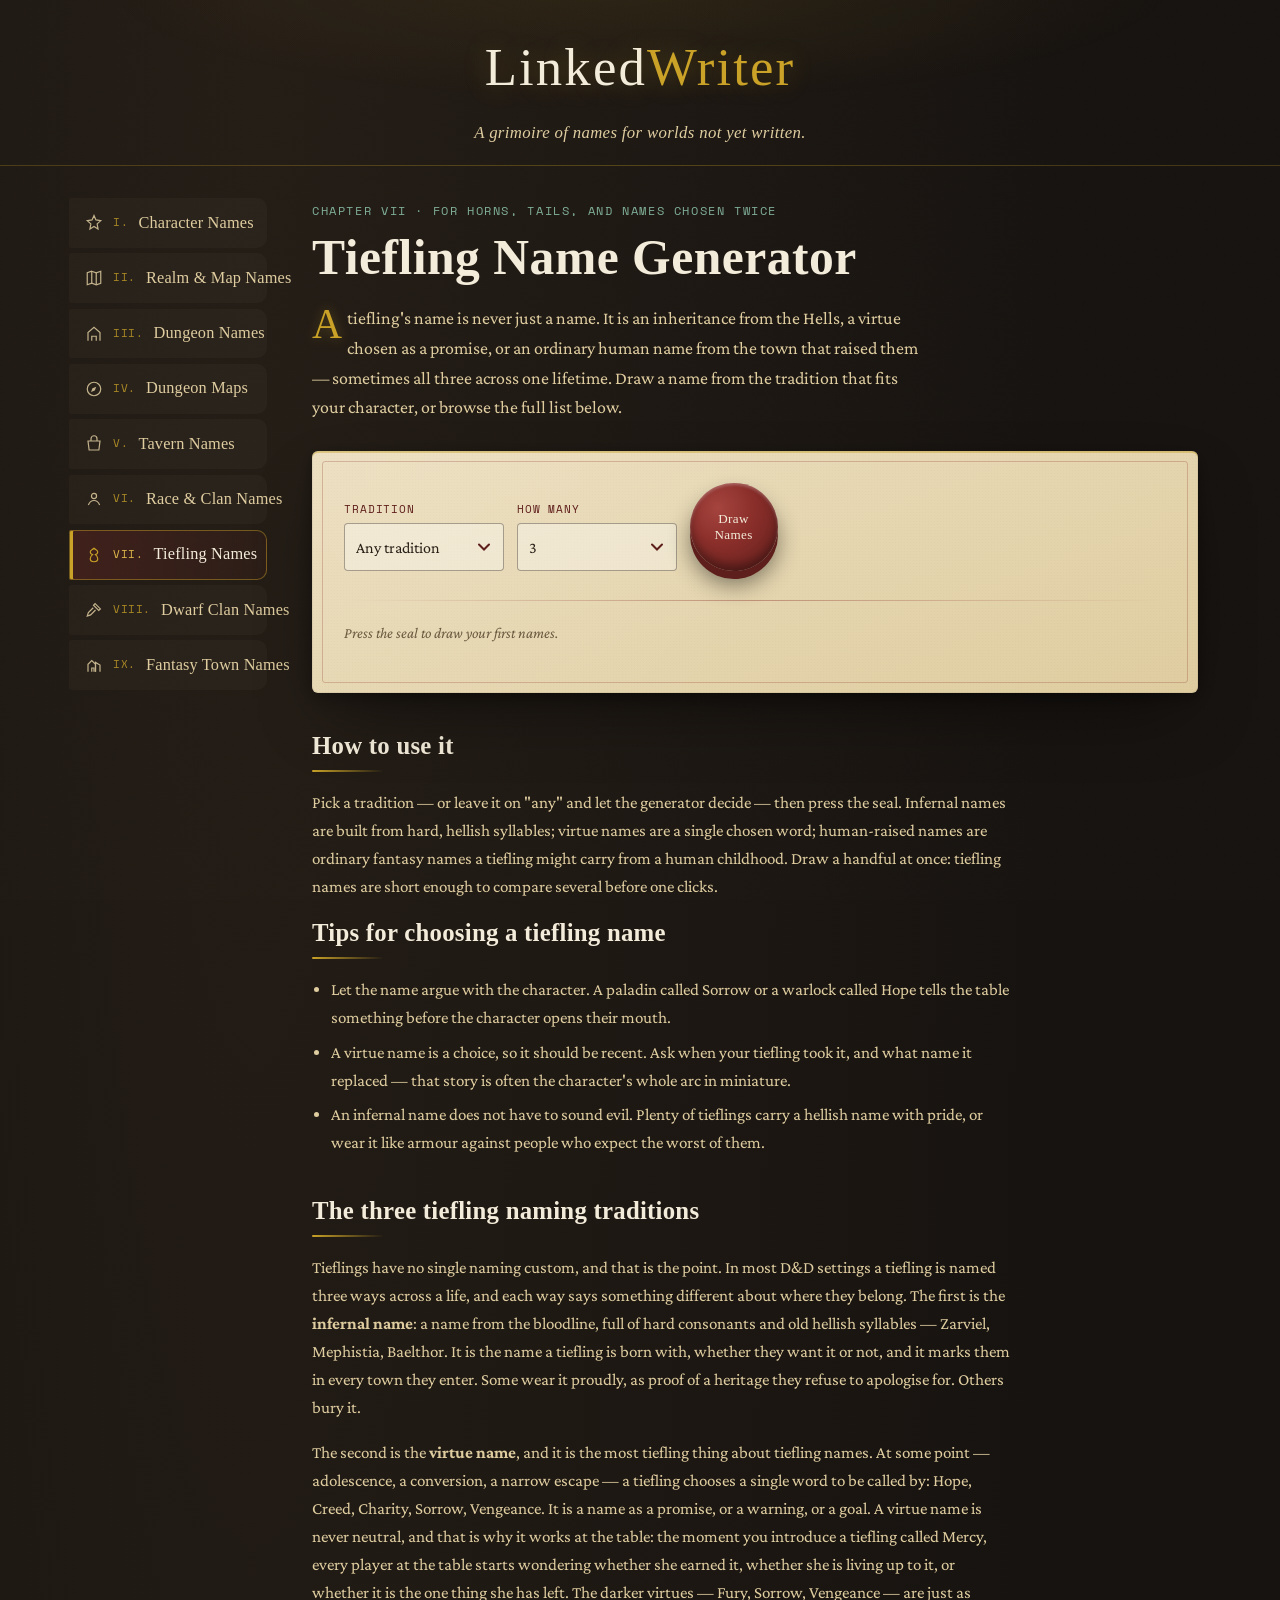
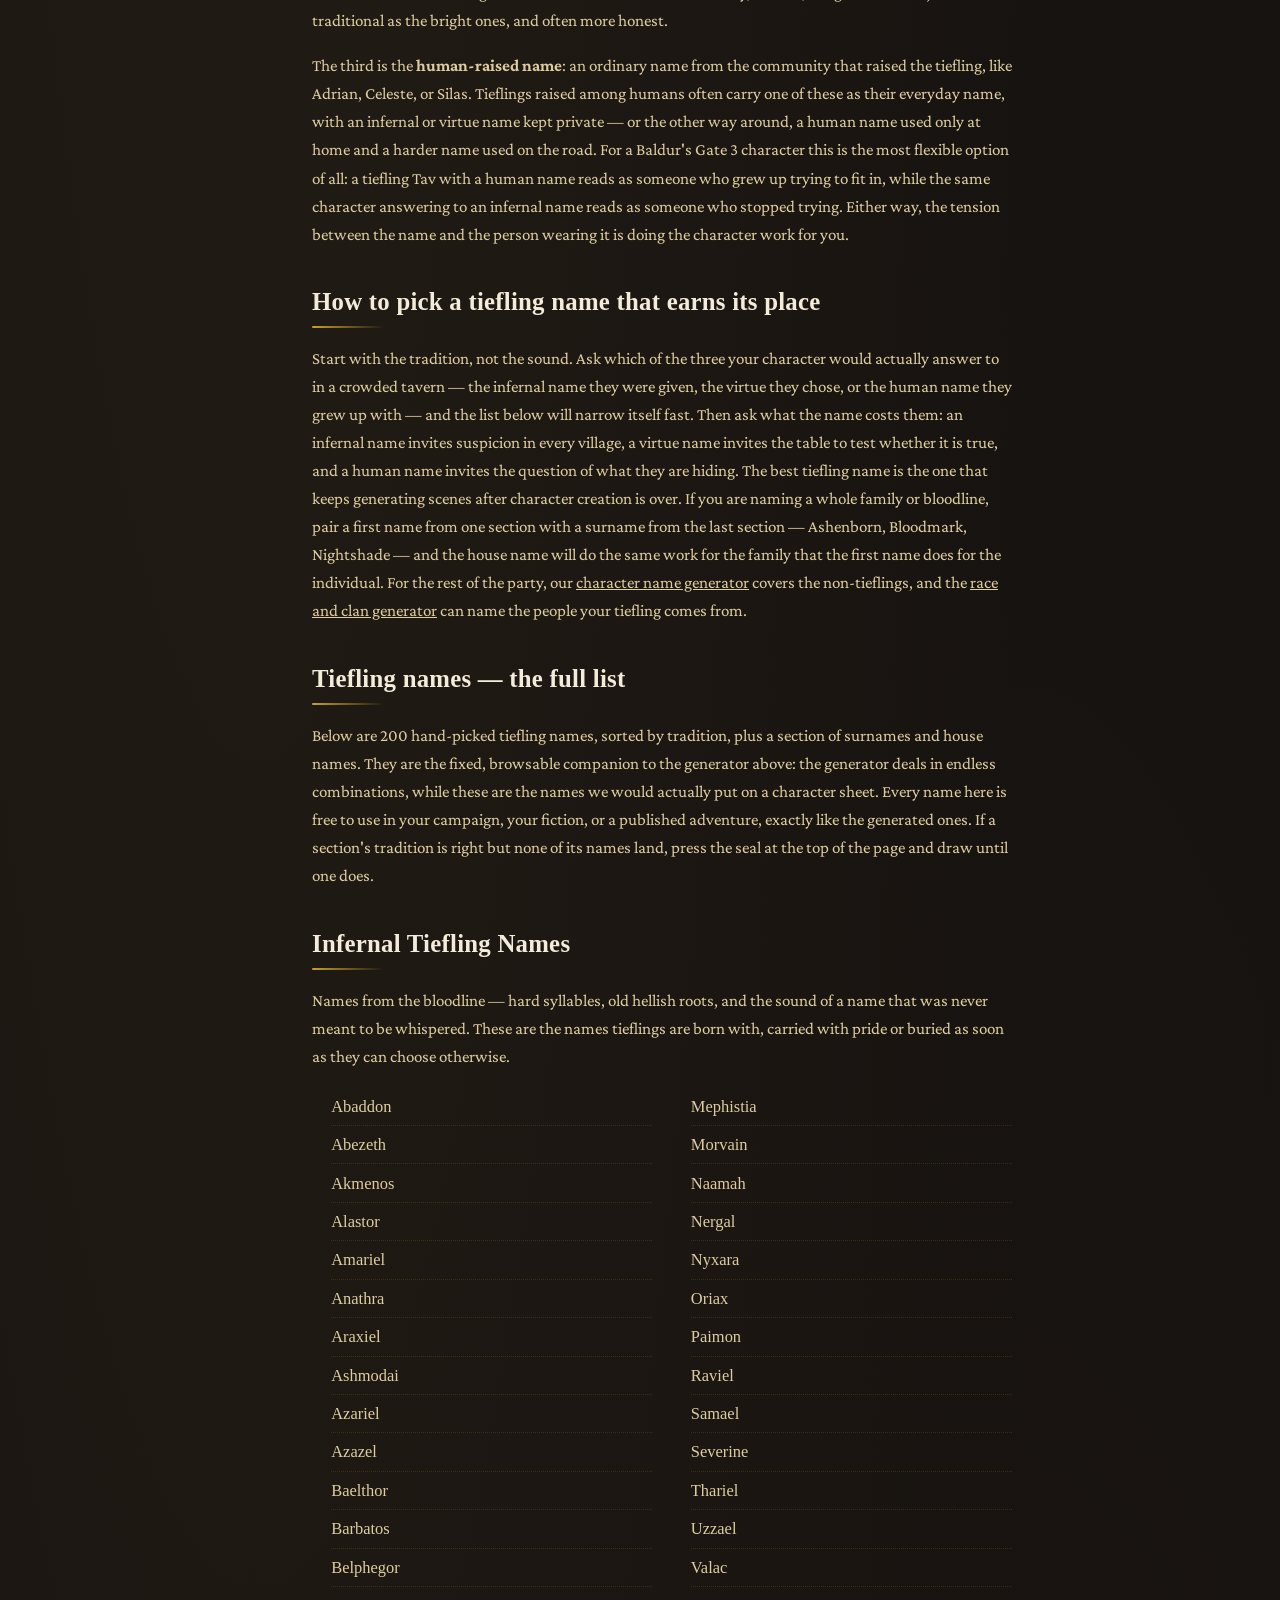
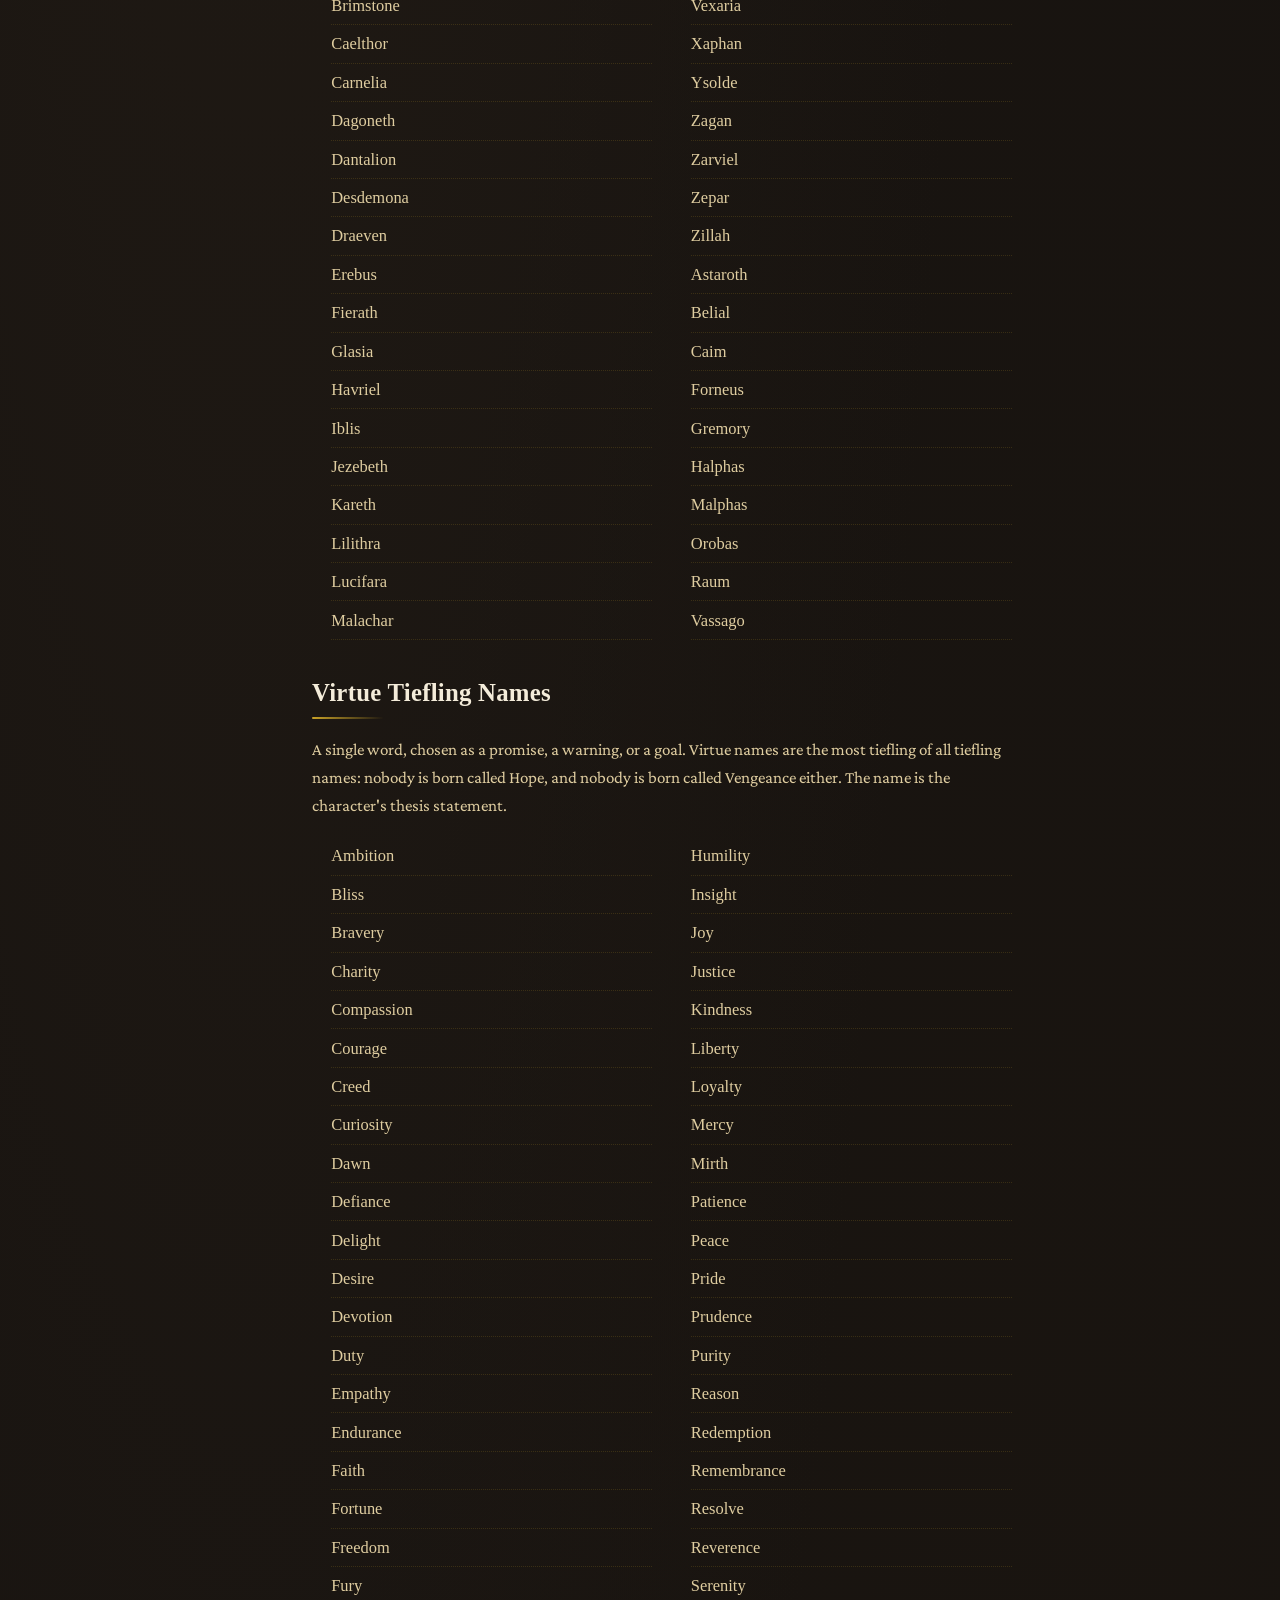
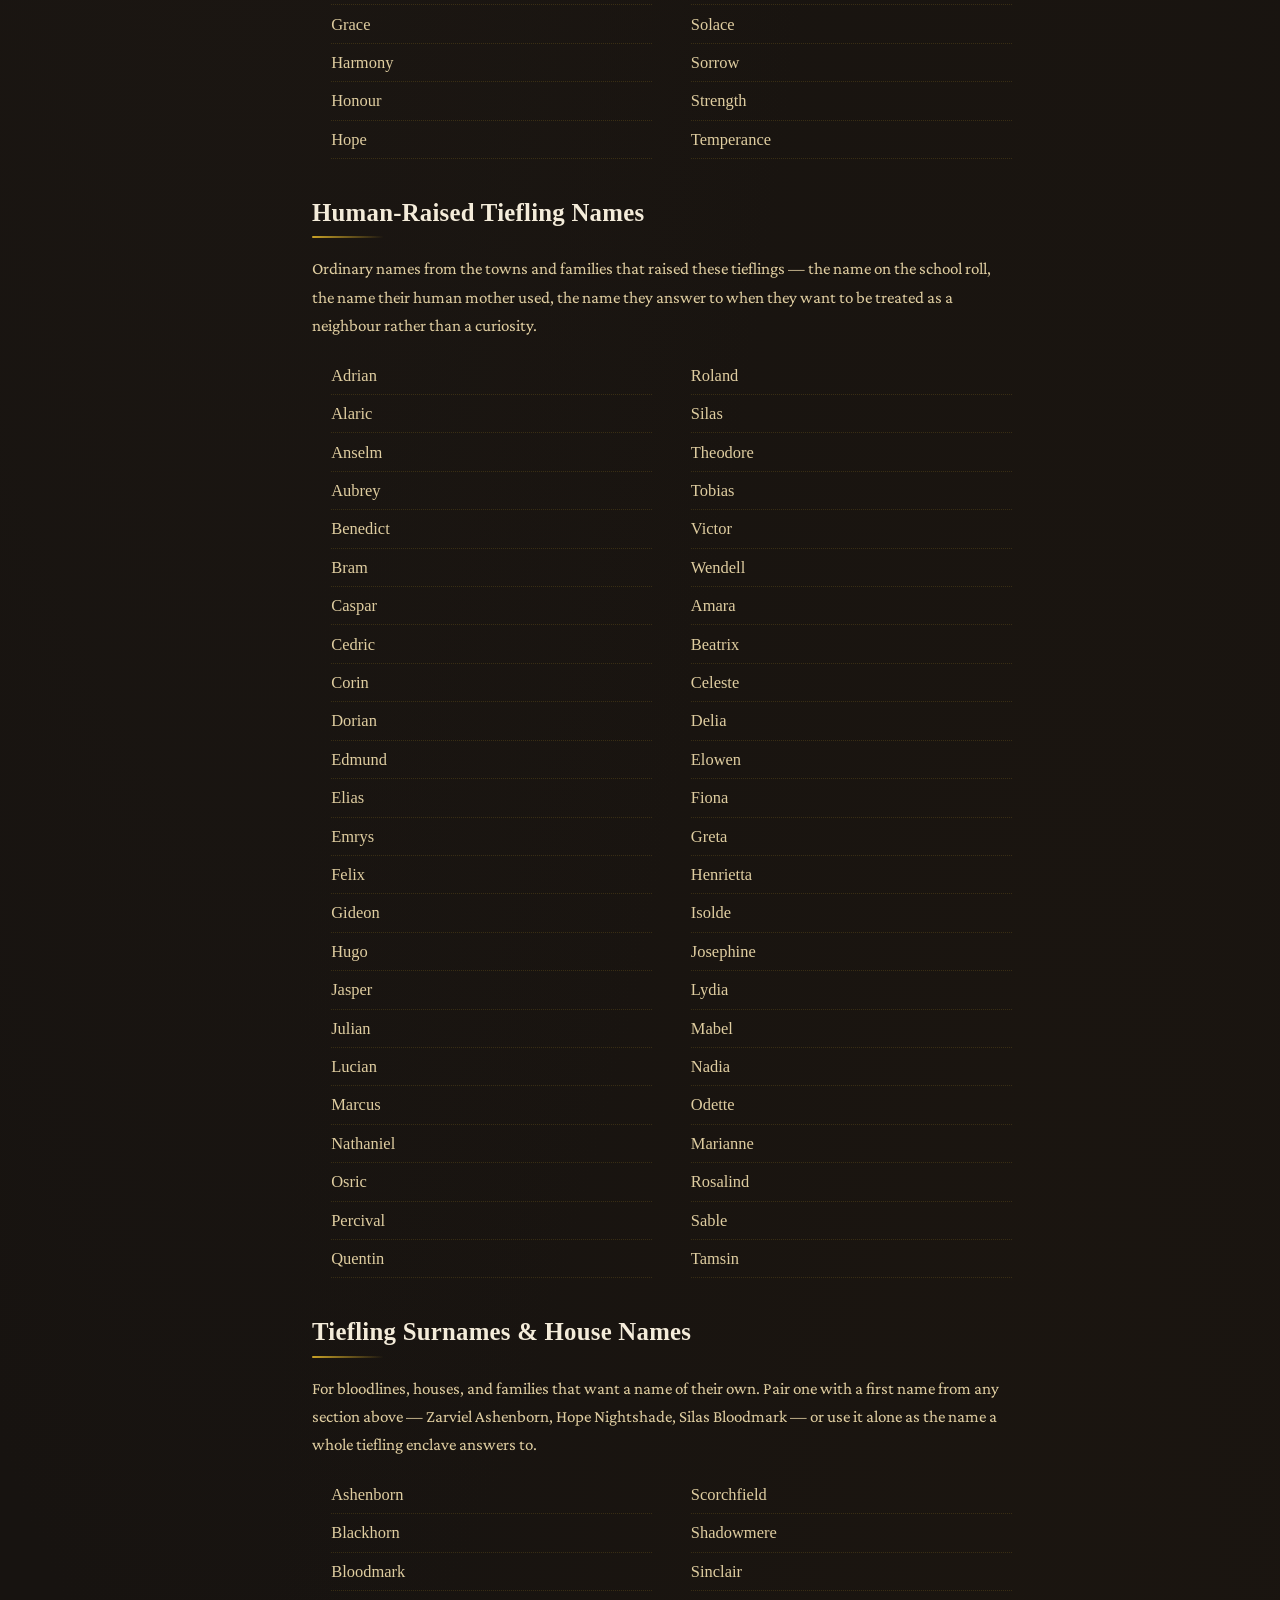
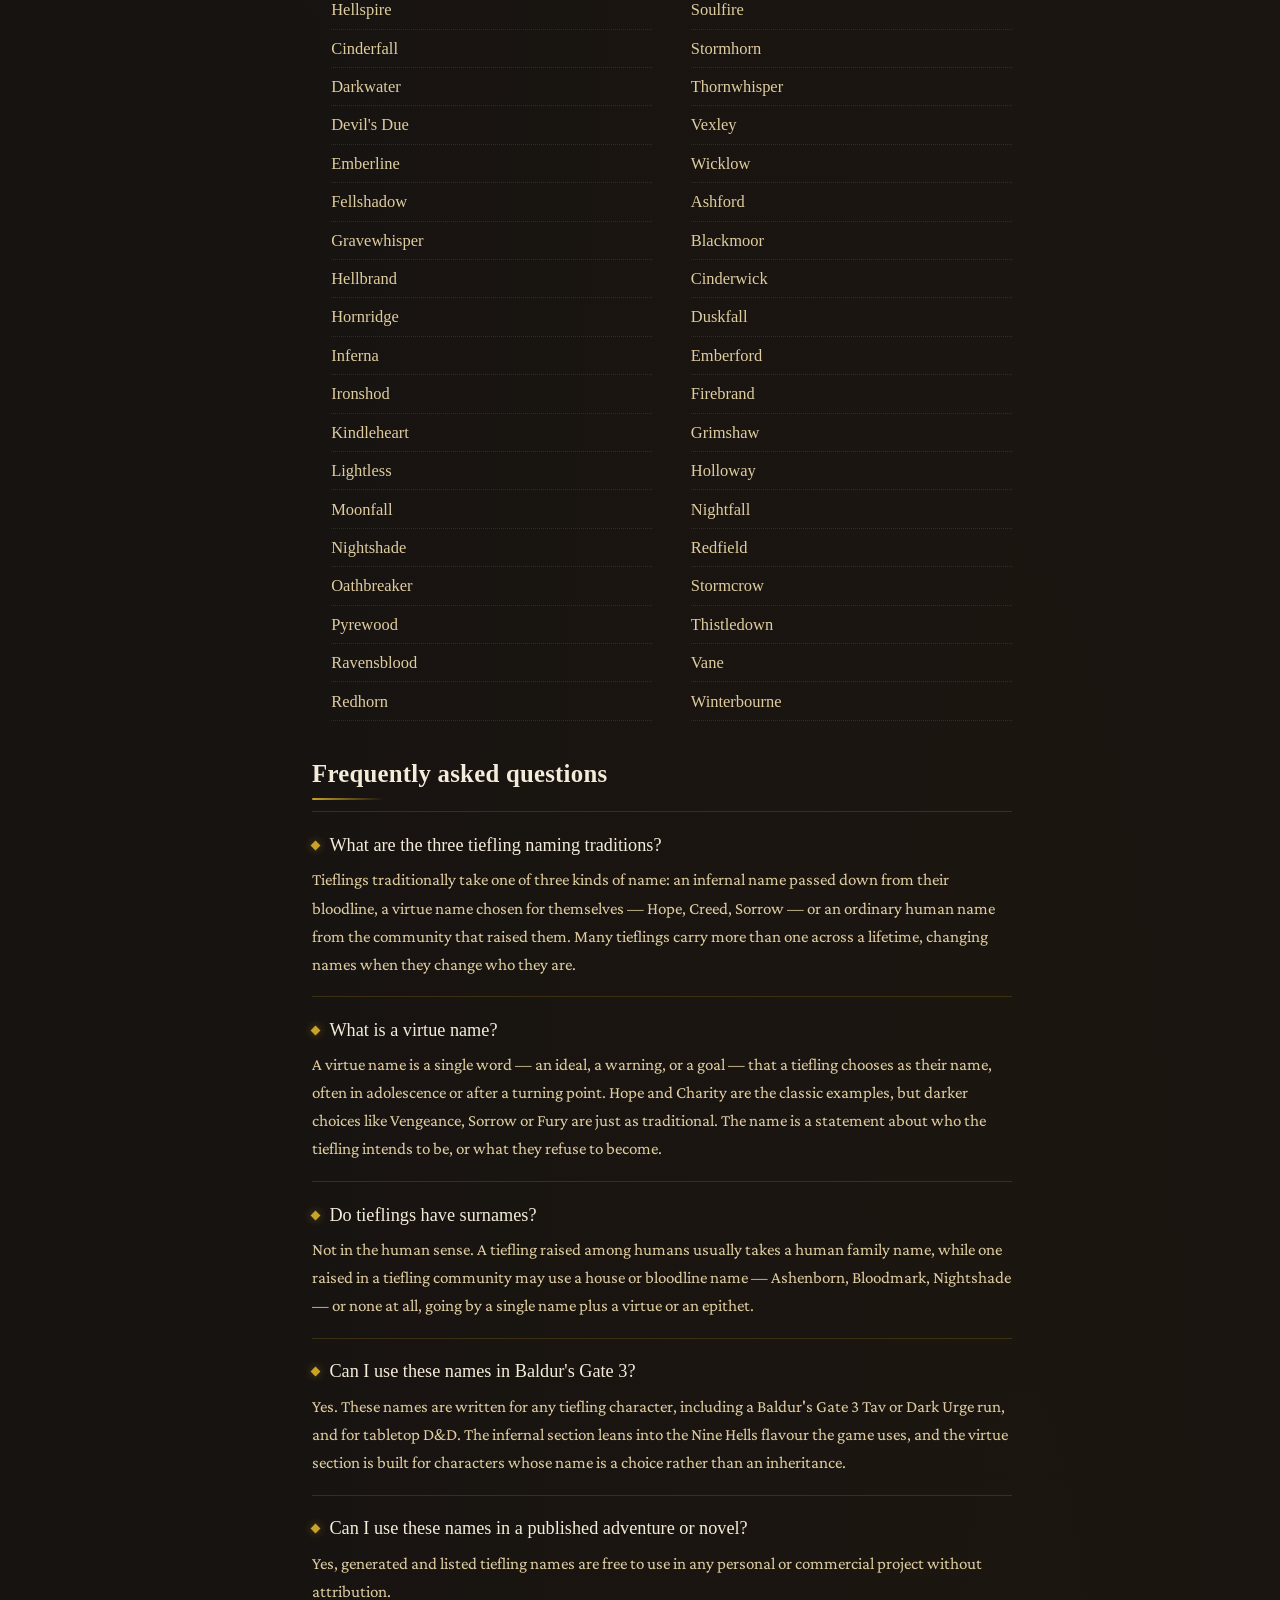
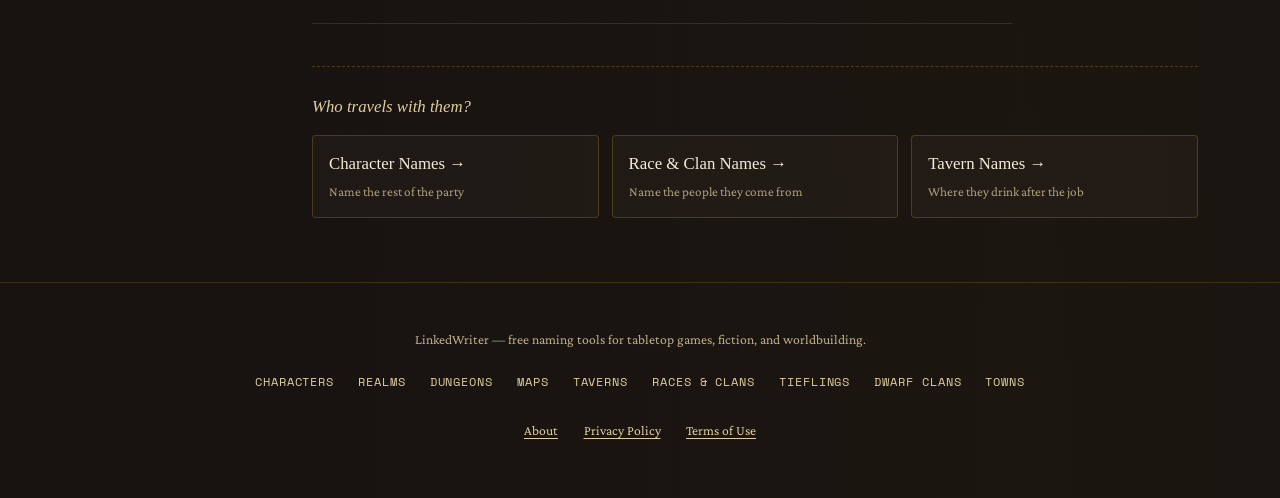
<file: tiefling-names.html>
<!DOCTYPE html>
<html lang="en">
<head>
<meta charset="UTF-8">
<meta name="viewport" content="width=device-width, initial-scale=1.0">
<title>Tiefling Name Generator — LinkedWriter</title>
<meta name="description" content="Generate tiefling names for D&D and Baldur's Gate 3, or browse 200+ hand-picked tiefling names — infernal, virtue and human-raised — with surnames. Free, instant, no sign-up.">
<link rel="canonical" href="https://www.linkedwriter.com/tiefling-names.html">
<meta property="og:title" content="Tiefling Name Generator — LinkedWriter">
<meta property="og:description" content="Generate tiefling names for D&D and Baldur's Gate 3, or browse 200+ hand-picked tiefling names — infernal, virtue and human-raised — with surnames. Free, instant, no sign-up.">
<meta property="og:type" content="website">
<meta property="og:url" content="https://www.linkedwriter.com/tiefling-names.html">
<meta property="og:image" content="https://www.linkedwriter.com/assets/og/tiefling-names.png">
<meta property="og:image:width" content="1200">
<meta property="og:image:height" content="630">
<meta name="twitter:card" content="summary_large_image">
<meta name="twitter:image" content="https://www.linkedwriter.com/assets/og/tiefling-names.png">
<link rel="icon" type="image/svg+xml" href="assets/favicon.svg">
<link rel="shortcut icon" href="favicon.ico">
<link rel="preconnect" href="https://fonts.googleapis.com">
<link rel="preconnect" href="https://fonts.gstatic.com" crossorigin>
<link href="https://fonts.googleapis.com/css2?family=IM+Fell+English+SC&family=IM+Fell+English:ital@0;1&family=Crimson+Pro:ital,wght@0,500;0,600;1,400&family=Space+Mono:wght@400;700&display=swap" rel="stylesheet">
<link rel="stylesheet" href="assets/styles.css">
<script type="application/ld+json">
{
  "@context": "https://schema.org",
  "@type": "FAQPage",
  "mainEntity": [
    {"@type":"Question","name":"What are the three tiefling naming traditions?","acceptedAnswer":{"@type":"Answer","text":"Tieflings traditionally take one of three kinds of name: an infernal name passed down from their bloodline, a virtue name chosen for themselves — Hope, Creed, Sorrow — or an ordinary human name from the community that raised them. Many tieflings carry more than one across a lifetime, changing names when they change who they are."}},
    {"@type":"Question","name":"What is a virtue name?","acceptedAnswer":{"@type":"Answer","text":"A virtue name is a single word — an ideal, a warning, or a goal — that a tiefling chooses as their name, often in adolescence or after a turning point. Hope and Charity are the classic examples, but darker choices like Vengeance, Sorrow or Fury are just as traditional. The name is a statement about who the tiefling intends to be, or what they refuse to become."}},
    {"@type":"Question","name":"Do tieflings have surnames?","acceptedAnswer":{"@type":"Answer","text":"Not in the human sense. A tiefling raised among humans usually takes a human family name, while one raised in a tiefling community may use a house or bloodline name — Ashenborn, Bloodmark, Nightshade — or none at all, going by a single name plus a virtue or an epithet."}},
    {"@type":"Question","name":"Can I use these names in Baldur's Gate 3?","acceptedAnswer":{"@type":"Answer","text":"Yes. These names are written for any tiefling character, including a Baldur's Gate 3 Tav or Dark Urge run, and for tabletop D&D. The infernal section leans into the Nine Hells flavour the game uses, and the virtue section is built for characters whose name is a choice rather than an inheritance."}},
    {"@type":"Question","name":"Can I use these names in a published adventure or novel?","acceptedAnswer":{"@type":"Answer","text":"Yes, generated and listed tiefling names are free to use in any personal or commercial project without attribution."}}
  ]
}
</script>

<!-- Google Analytics (GA4) -->
<script async src="https://www.googletagmanager.com/gtag/js?id=G-RYS3PC0N22"></script>
<script>
  window.dataLayer = window.dataLayer || [];
  function gtag(){dataLayer.push(arguments);}
  gtag('js', new Date());
  gtag('config', 'G-RYS3PC0N22');
</script>
</head>
<body>

<div class="grain"></div>

<header class="site">
  <a class="wordmark" href="/">Linked<span class="amp">Writer</span></a>
  <p class="tagline">A grimoire of names for worlds not yet written.</p>
</header>

<div class="shell">
  <nav class="spine" id="spine">
    <a class="tab" href="dnd-character-names.html">
      <svg viewBox="0 0 24 24" fill="none" stroke="currentColor" stroke-width="1.6"><path d="M12 2l2.6 5.9L21 9l-4.8 4.2L17.4 20 12 16.6 6.6 20l1.2-6.8L3 9l6.4-1.1L12 2z"/></svg>
      <span class="chp">I.</span> Character Names
    </a>
    <a class="tab" href="realm-map-names.html">
      <svg viewBox="0 0 24 24" fill="none" stroke="currentColor" stroke-width="1.6"><path d="M9 3l6 2 6-2v16l-6 2-6-2-6 2V5l6-2z"/><path d="M9 3v16M15 5v16"/></svg>
      <span class="chp">II.</span> Realm &amp; Map Names
    </a>
    <a class="tab" href="dungeon-names.html">
      <svg viewBox="0 0 24 24" fill="none" stroke="currentColor" stroke-width="1.6"><path d="M4 21V10l8-7 8 7v11"/><path d="M9 21v-6h6v6"/></svg>
      <span class="chp">III.</span> Dungeon Names
    </a>
    <a class="tab" href="dungeon-maps.html">
      <svg viewBox="0 0 24 24" fill="none" stroke="currentColor" stroke-width="1.6"><circle cx="12" cy="12" r="9"/><path d="M15 9l-2 5-5 2 2-5 5-2z" fill="currentColor" stroke="none"/></svg>
      <span class="chp">IV.</span> Dungeon Maps
    </a>
    <a class="tab" href="tavern-names.html">
      <svg viewBox="0 0 24 24" fill="none" stroke="currentColor" stroke-width="1.6"><path d="M4 8h16l-1.5 12h-13L4 8z"/><path d="M8 8V5a4 4 0 0 1 8 0v3"/></svg>
      <span class="chp">V.</span> Tavern Names
    </a>
    <a class="tab" href="race-clan-names.html">
      <svg viewBox="0 0 24 24" fill="none" stroke="currentColor" stroke-width="1.6"><circle cx="12" cy="8" r="3.4"/><path d="M4.5 20c1.6-4 4.2-6 7.5-6s5.9 2 7.5 6"/></svg>
      <span class="chp">VI.</span> Race &amp; Clan Names
    </a>
    <a class="tab active" href="tiefling-names.html">
      <svg viewBox="0 0 24 24" fill="none" stroke="currentColor" stroke-width="1.6"><path d="M12 3c-2 2-5 2.5-5 5 0 2 1.5 3 3 3.5C8 13 7 15 7 17c0 3 2.5 4 5 4s5-1 5-4c0-2-1-4-3-5.5 1.5-.5 3-1.5 3-3.5 0-2.5-3-3-5-5z"/></svg>
      <span class="chp">VII.</span> Tiefling Names
    </a>
    <a class="tab" href="dwarf-clan-names.html">
      <svg viewBox="0 0 24 24" fill="none" stroke="currentColor" stroke-width="1.6"><path d="M13.5 3.5l7 7-2.2 2.2-7-7z"/><path d="M11 9L4.5 15.5 3 20l4.5-1.5L14 12"/></svg>
      <span class="chp">VIII.</span> Dwarf Clan Names
    </a>
    <a class="tab" href="fantasy-town-names.html">
      <svg viewBox="0 0 24 24" fill="none" stroke="currentColor" stroke-width="1.6"><path d="M4 21V11l5-5 5 5v10"/><path d="M14 21V8.5L20 12v9"/><path d="M9 21v-5h3v5"/></svg>
      <span class="chp">IX.</span> Fantasy Town Names
    </a>
  </nav>

  <main>
    <p class="eyebrow">Chapter VII · For Horns, Tails, and Names Chosen Twice</p>
    <h1 class="page-title">Tiefling Name Generator</h1>
    <p class="lede">A tiefling's name is never just a name. It is an inheritance from the Hells, a virtue chosen as a promise, or an ordinary human name from the town that raised them — sometimes all three across one lifetime. Draw a name from the tradition that fits your character, or browse the full list below.</p>

    <div class="parchment">
      <div class="field-row">
        <div class="field">
          <label for="tiefling-tradition">Tradition</label>
          <select id="tiefling-tradition">
            <option value="any">Any tradition</option>
            <option value="infernal">Infernal</option>
            <option value="virtue">Virtue</option>
            <option value="human">Human-raised</option>
          </select>
        </div>
        <div class="field">
          <label for="tiefling-count">How many</label>
          <select id="tiefling-count">
            <option>3</option><option>5</option><option>8</option>
          </select>
        </div>
        <button class="seal-btn" onclick="genTiefling()">Draw<br>Names</button>
      </div>
      <div class="results" id="tiefling-results">
        <hr class="divider">
        <p class="empty-note">Press the seal to draw your first names.</p>
      </div>
    </div>

    <div class="content-block">
      <h2 class="section-title">How to use it</h2>
      <p>Pick a tradition — or leave it on "any" and let the generator decide — then press the seal. Infernal names are built from hard, hellish syllables; virtue names are a single chosen word; human-raised names are ordinary fantasy names a tiefling might carry from a human childhood. Draw a handful at once: tiefling names are short enough to compare several before one clicks.</p>
      <h2 class="section-title">Tips for choosing a tiefling name</h2>
      <ul>
        <li>Let the name argue with the character. A paladin called Sorrow or a warlock called Hope tells the table something before the character opens their mouth.</li>
        <li>A virtue name is a choice, so it should be recent. Ask when your tiefling took it, and what name it replaced — that story is often the character's whole arc in miniature.</li>
        <li>An infernal name does not have to sound evil. Plenty of tieflings carry a hellish name with pride, or wear it like armour against people who expect the worst of them.</li>
      </ul>
    </div>

    <div class="content-block">
      <h2 class="section-title">The three tiefling naming traditions</h2>
      <p>Tieflings have no single naming custom, and that is the point. In most D&amp;D settings a tiefling is named three ways across a life, and each way says something different about where they belong. The first is the <strong>infernal name</strong>: a name from the bloodline, full of hard consonants and old hellish syllables — Zarviel, Mephistia, Baelthor. It is the name a tiefling is born with, whether they want it or not, and it marks them in every town they enter. Some wear it proudly, as proof of a heritage they refuse to apologise for. Others bury it.</p>
      <p>The second is the <strong>virtue name</strong>, and it is the most tiefling thing about tiefling names. At some point — adolescence, a conversion, a narrow escape — a tiefling chooses a single word to be called by: Hope, Creed, Charity, Sorrow, Vengeance. It is a name as a promise, or a warning, or a goal. A virtue name is never neutral, and that is why it works at the table: the moment you introduce a tiefling called Mercy, every player at the table starts wondering whether she earned it, whether she is living up to it, or whether it is the one thing she has left. The darker virtues — Fury, Sorrow, Vengeance — are just as traditional as the bright ones, and often more honest.</p>
      <p>The third is the <strong>human-raised name</strong>: an ordinary name from the community that raised the tiefling, like Adrian, Celeste, or Silas. Tieflings raised among humans often carry one of these as their everyday name, with an infernal or virtue name kept private — or the other way around, a human name used only at home and a harder name used on the road. For a Baldur's Gate 3 character this is the most flexible option of all: a tiefling Tav with a human name reads as someone who grew up trying to fit in, while the same character answering to an infernal name reads as someone who stopped trying. Either way, the tension between the name and the person wearing it is doing the character work for you.</p>
    </div>

    <div class="content-block">
      <h2 class="section-title">How to pick a tiefling name that earns its place</h2>
      <p>Start with the tradition, not the sound. Ask which of the three your character would actually answer to in a crowded tavern — the infernal name they were given, the virtue they chose, or the human name they grew up with — and the list below will narrow itself fast. Then ask what the name costs them: an infernal name invites suspicion in every village, a virtue name invites the table to test whether it is true, and a human name invites the question of what they are hiding. The best tiefling name is the one that keeps generating scenes after character creation is over. If you are naming a whole family or bloodline, pair a first name from one section with a surname from the last section — Ashenborn, Bloodmark, Nightshade — and the house name will do the same work for the family that the first name does for the individual. For the rest of the party, our <a href="dnd-character-names.html">character name generator</a> covers the non-tieflings, and the <a href="race-clan-names.html">race and clan generator</a> can name the people your tiefling comes from.</p>
    </div>

    <div class="content-block">
      <h2 class="section-title">Tiefling names — the full list</h2>
      <p>Below are 200 hand-picked tiefling names, sorted by tradition, plus a section of surnames and house names. They are the fixed, browsable companion to the generator above: the generator deals in endless combinations, while these are the names we would actually put on a character sheet. Every name here is free to use in your campaign, your fiction, or a published adventure, exactly like the generated ones. If a section's tradition is right but none of its names land, press the seal at the top of the page and draw until one does.</p>
    </div>

    <div class="content-block">
      <h2 class="section-title">Infernal Tiefling Names</h2>
      <p>Names from the bloodline — hard syllables, old hellish roots, and the sound of a name that was never meant to be whispered. These are the names tieflings are born with, carried with pride or buried as soon as they can choose otherwise.</p>
<ul class="name-list">
        <li>Abaddon</li>
        <li>Abezeth</li>
        <li>Akmenos</li>
        <li>Alastor</li>
        <li>Amariel</li>
        <li>Anathra</li>
        <li>Araxiel</li>
        <li>Ashmodai</li>
        <li>Azariel</li>
        <li>Azazel</li>
        <li>Baelthor</li>
        <li>Barbatos</li>
        <li>Belphegor</li>
        <li>Brimstone</li>
        <li>Caelthor</li>
        <li>Carnelia</li>
        <li>Dagoneth</li>
        <li>Dantalion</li>
        <li>Desdemona</li>
        <li>Draeven</li>
        <li>Erebus</li>
        <li>Fierath</li>
        <li>Glasia</li>
        <li>Havriel</li>
        <li>Iblis</li>
        <li>Jezebeth</li>
        <li>Kareth</li>
        <li>Lilithra</li>
        <li>Lucifara</li>
        <li>Malachar</li>
        <li>Mephistia</li>
        <li>Morvain</li>
        <li>Naamah</li>
        <li>Nergal</li>
        <li>Nyxara</li>
        <li>Oriax</li>
        <li>Paimon</li>
        <li>Raviel</li>
        <li>Samael</li>
        <li>Severine</li>
        <li>Thariel</li>
        <li>Uzzael</li>
        <li>Valac</li>
        <li>Vexaria</li>
        <li>Xaphan</li>
        <li>Ysolde</li>
        <li>Zagan</li>
        <li>Zarviel</li>
        <li>Zepar</li>
        <li>Zillah</li>
        <li>Astaroth</li>
        <li>Belial</li>
        <li>Caim</li>
        <li>Forneus</li>
        <li>Gremory</li>
        <li>Halphas</li>
        <li>Malphas</li>
        <li>Orobas</li>
        <li>Raum</li>
        <li>Vassago</li>
      </ul>
    </div>

    <div class="content-block">
      <h2 class="section-title">Virtue Tiefling Names</h2>
      <p>A single word, chosen as a promise, a warning, or a goal. Virtue names are the most tiefling of all tiefling names: nobody is born called Hope, and nobody is born called Vengeance either. The name is the character's thesis statement.</p>
<ul class="name-list">
        <li>Ambition</li>
        <li>Bliss</li>
        <li>Bravery</li>
        <li>Charity</li>
        <li>Compassion</li>
        <li>Courage</li>
        <li>Creed</li>
        <li>Curiosity</li>
        <li>Dawn</li>
        <li>Defiance</li>
        <li>Delight</li>
        <li>Desire</li>
        <li>Devotion</li>
        <li>Duty</li>
        <li>Empathy</li>
        <li>Endurance</li>
        <li>Faith</li>
        <li>Fortune</li>
        <li>Freedom</li>
        <li>Fury</li>
        <li>Grace</li>
        <li>Harmony</li>
        <li>Honour</li>
        <li>Hope</li>
        <li>Humility</li>
        <li>Insight</li>
        <li>Joy</li>
        <li>Justice</li>
        <li>Kindness</li>
        <li>Liberty</li>
        <li>Loyalty</li>
        <li>Mercy</li>
        <li>Mirth</li>
        <li>Patience</li>
        <li>Peace</li>
        <li>Pride</li>
        <li>Prudence</li>
        <li>Purity</li>
        <li>Reason</li>
        <li>Redemption</li>
        <li>Remembrance</li>
        <li>Resolve</li>
        <li>Reverence</li>
        <li>Serenity</li>
        <li>Solace</li>
        <li>Sorrow</li>
        <li>Strength</li>
        <li>Temperance</li>
      </ul>
    </div>

    <div class="content-block">
      <h2 class="section-title">Human-Raised Tiefling Names</h2>
      <p>Ordinary names from the towns and families that raised these tieflings — the name on the school roll, the name their human mother used, the name they answer to when they want to be treated as a neighbour rather than a curiosity.</p>
<ul class="name-list">
        <li>Adrian</li>
        <li>Alaric</li>
        <li>Anselm</li>
        <li>Aubrey</li>
        <li>Benedict</li>
        <li>Bram</li>
        <li>Caspar</li>
        <li>Cedric</li>
        <li>Corin</li>
        <li>Dorian</li>
        <li>Edmund</li>
        <li>Elias</li>
        <li>Emrys</li>
        <li>Felix</li>
        <li>Gideon</li>
        <li>Hugo</li>
        <li>Jasper</li>
        <li>Julian</li>
        <li>Lucian</li>
        <li>Marcus</li>
        <li>Nathaniel</li>
        <li>Osric</li>
        <li>Percival</li>
        <li>Quentin</li>
        <li>Roland</li>
        <li>Silas</li>
        <li>Theodore</li>
        <li>Tobias</li>
        <li>Victor</li>
        <li>Wendell</li>
        <li>Amara</li>
        <li>Beatrix</li>
        <li>Celeste</li>
        <li>Delia</li>
        <li>Elowen</li>
        <li>Fiona</li>
        <li>Greta</li>
        <li>Henrietta</li>
        <li>Isolde</li>
        <li>Josephine</li>
        <li>Lydia</li>
        <li>Mabel</li>
        <li>Nadia</li>
        <li>Odette</li>
        <li>Marianne</li>
        <li>Rosalind</li>
        <li>Sable</li>
        <li>Tamsin</li>
      </ul>
    </div>

    <div class="content-block">
      <h2 class="section-title">Tiefling Surnames &amp; House Names</h2>
      <p>For bloodlines, houses, and families that want a name of their own. Pair one with a first name from any section above — Zarviel Ashenborn, Hope Nightshade, Silas Bloodmark — or use it alone as the name a whole tiefling enclave answers to.</p>
<ul class="name-list">
        <li>Ashenborn</li>
        <li>Blackhorn</li>
        <li>Bloodmark</li>
        <li>Hellspire</li>
        <li>Cinderfall</li>
        <li>Darkwater</li>
        <li>Devil's Due</li>
        <li>Emberline</li>
        <li>Fellshadow</li>
        <li>Gravewhisper</li>
        <li>Hellbrand</li>
        <li>Hornridge</li>
        <li>Inferna</li>
        <li>Ironshod</li>
        <li>Kindleheart</li>
        <li>Lightless</li>
        <li>Moonfall</li>
        <li>Nightshade</li>
        <li>Oathbreaker</li>
        <li>Pyrewood</li>
        <li>Ravensblood</li>
        <li>Redhorn</li>
        <li>Scorchfield</li>
        <li>Shadowmere</li>
        <li>Sinclair</li>
        <li>Soulfire</li>
        <li>Stormhorn</li>
        <li>Thornwhisper</li>
        <li>Vexley</li>
        <li>Wicklow</li>
        <li>Ashford</li>
        <li>Blackmoor</li>
        <li>Cinderwick</li>
        <li>Duskfall</li>
        <li>Emberford</li>
        <li>Firebrand</li>
        <li>Grimshaw</li>
        <li>Holloway</li>
        <li>Nightfall</li>
        <li>Redfield</li>
        <li>Stormcrow</li>
        <li>Thistledown</li>
        <li>Vane</li>
        <li>Winterbourne</li>
      </ul>
    </div>

    <div class="faq">
      <h2 class="section-title">Frequently asked questions</h2>
      <div class="faq-item">
        <h3>What are the three tiefling naming traditions?</h3>
        <p>Tieflings traditionally take one of three kinds of name: an infernal name passed down from their bloodline, a virtue name chosen for themselves — Hope, Creed, Sorrow — or an ordinary human name from the community that raised them. Many tieflings carry more than one across a lifetime, changing names when they change who they are.</p>
      </div>
      <div class="faq-item">
        <h3>What is a virtue name?</h3>
        <p>A virtue name is a single word — an ideal, a warning, or a goal — that a tiefling chooses as their name, often in adolescence or after a turning point. Hope and Charity are the classic examples, but darker choices like Vengeance, Sorrow or Fury are just as traditional. The name is a statement about who the tiefling intends to be, or what they refuse to become.</p>
      </div>
      <div class="faq-item">
        <h3>Do tieflings have surnames?</h3>
        <p>Not in the human sense. A tiefling raised among humans usually takes a human family name, while one raised in a tiefling community may use a house or bloodline name — Ashenborn, Bloodmark, Nightshade — or none at all, going by a single name plus a virtue or an epithet.</p>
      </div>
      <div class="faq-item">
        <h3>Can I use these names in Baldur's Gate 3?</h3>
        <p>Yes. These names are written for any tiefling character, including a Baldur's Gate 3 Tav or Dark Urge run, and for tabletop D&amp;D. The infernal section leans into the Nine Hells flavour the game uses, and the virtue section is built for characters whose name is a choice rather than an inheritance.</p>
      </div>
      <div class="faq-item">
        <h3>Can I use these names in a published adventure or novel?</h3>
        <p>Yes, generated and listed tiefling names are free to use in any personal or commercial project without attribution.</p>
      </div>
    </div>

    <div class="related">
      <h2>Who travels with them?</h2>
      <div class="related-grid">
        <a class="related-card" href="dnd-character-names.html"><span class="rc-title">Character Names →</span><span class="rc-sub">Name the rest of the party</span></a>
        <a class="related-card" href="race-clan-names.html"><span class="rc-title">Race &amp; Clan Names →</span><span class="rc-sub">Name the people they come from</span></a>
        <a class="related-card" href="tavern-names.html"><span class="rc-title">Tavern Names →</span><span class="rc-sub">Where they drink after the job</span></a>
      </div>
    </div>
  </main>
</div>

<footer>
  <p>LinkedWriter — free naming tools for tabletop games, fiction, and worldbuilding.</p>
  <nav class="foot-tools" aria-label="All generators">
    <a href="dnd-character-names.html">Characters</a>
    <a href="realm-map-names.html">Realms</a>
    <a href="dungeon-names.html">Dungeons</a>
    <a href="dungeon-maps.html">Maps</a>
    <a href="tavern-names.html">Taverns</a>
    <a href="race-clan-names.html">Races &amp; Clans</a>
    <a href="tiefling-names.html">Tieflings</a>
    <a href="dwarf-clan-names.html">Dwarf Clans</a>
    <a href="fantasy-town-names.html">Towns</a>
  </nav>
  <div class="foot-links">
    <a href="about.html">About</a>
    <a href="privacy.html">Privacy Policy</a>
    <a href="terms.html">Terms of Use</a>
  </div>
</footer>

<script src="assets/script.js"></script>
</body>
</html>
</file>
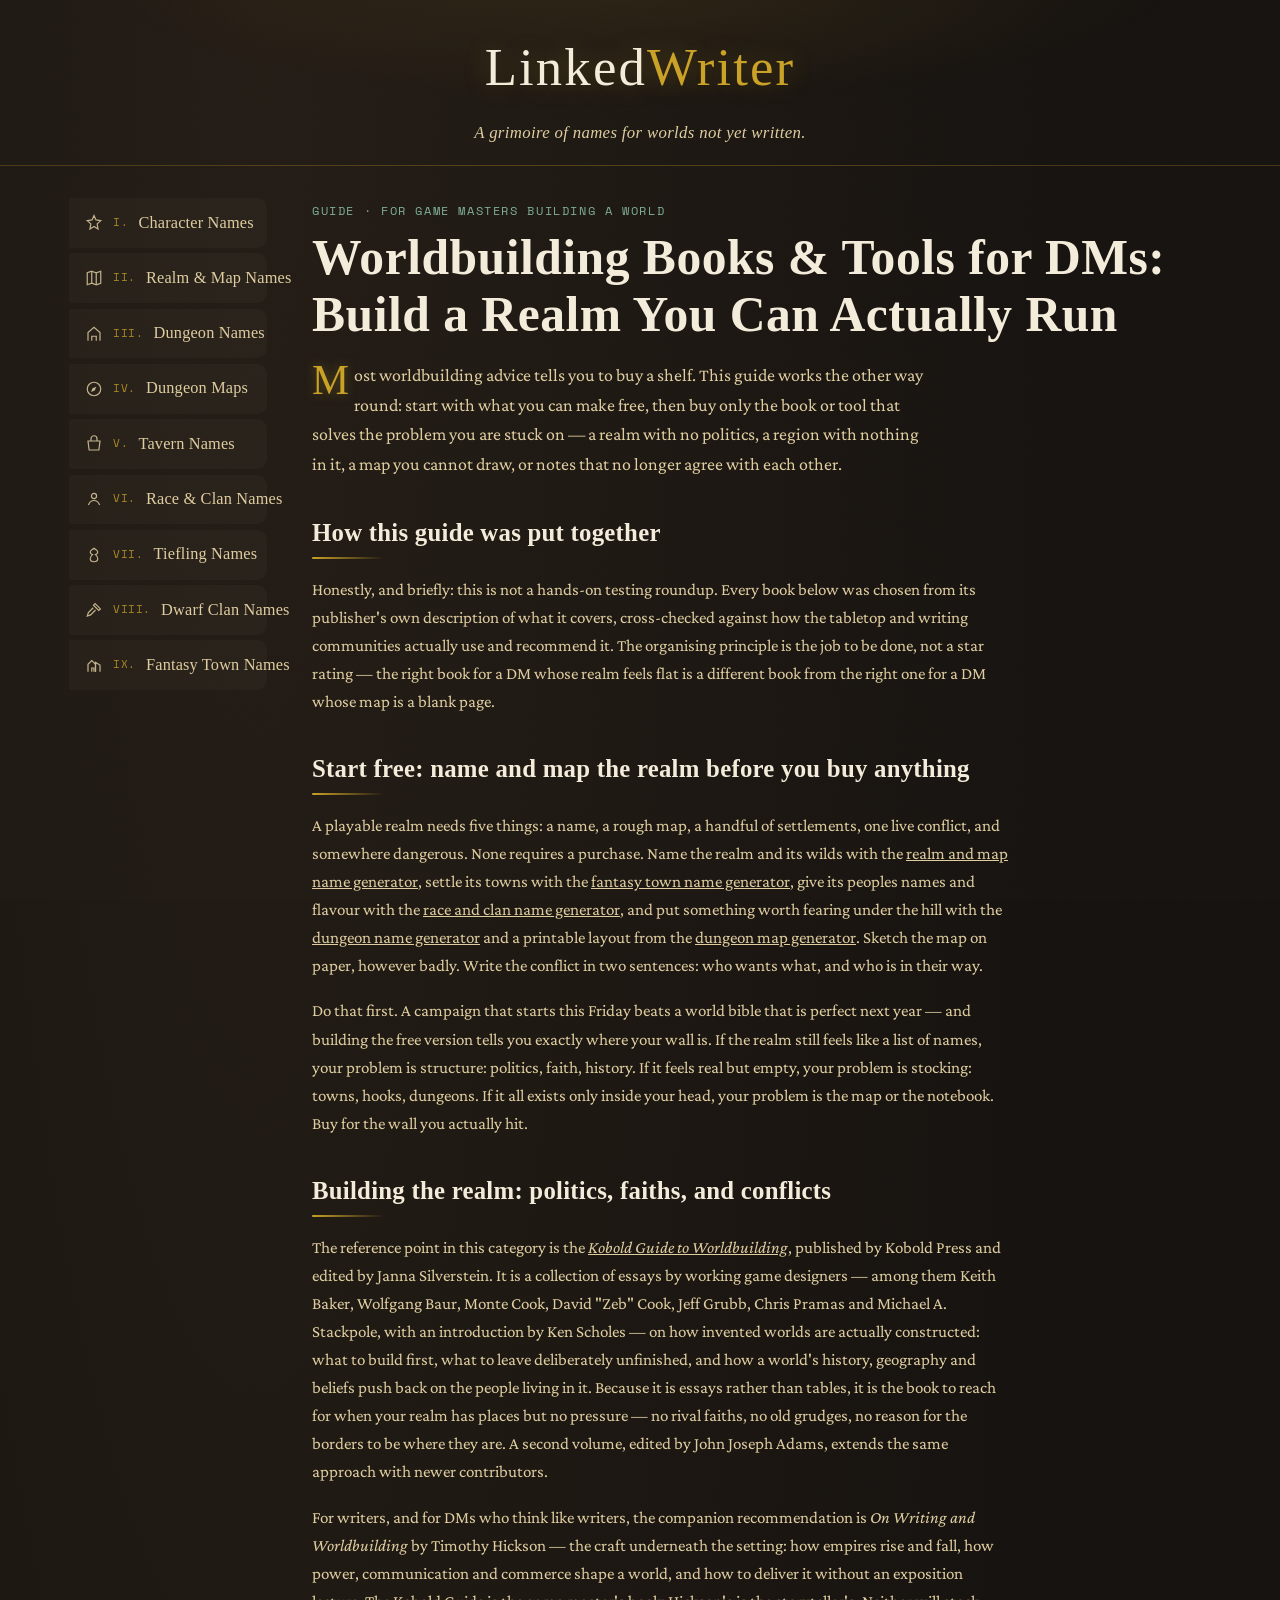
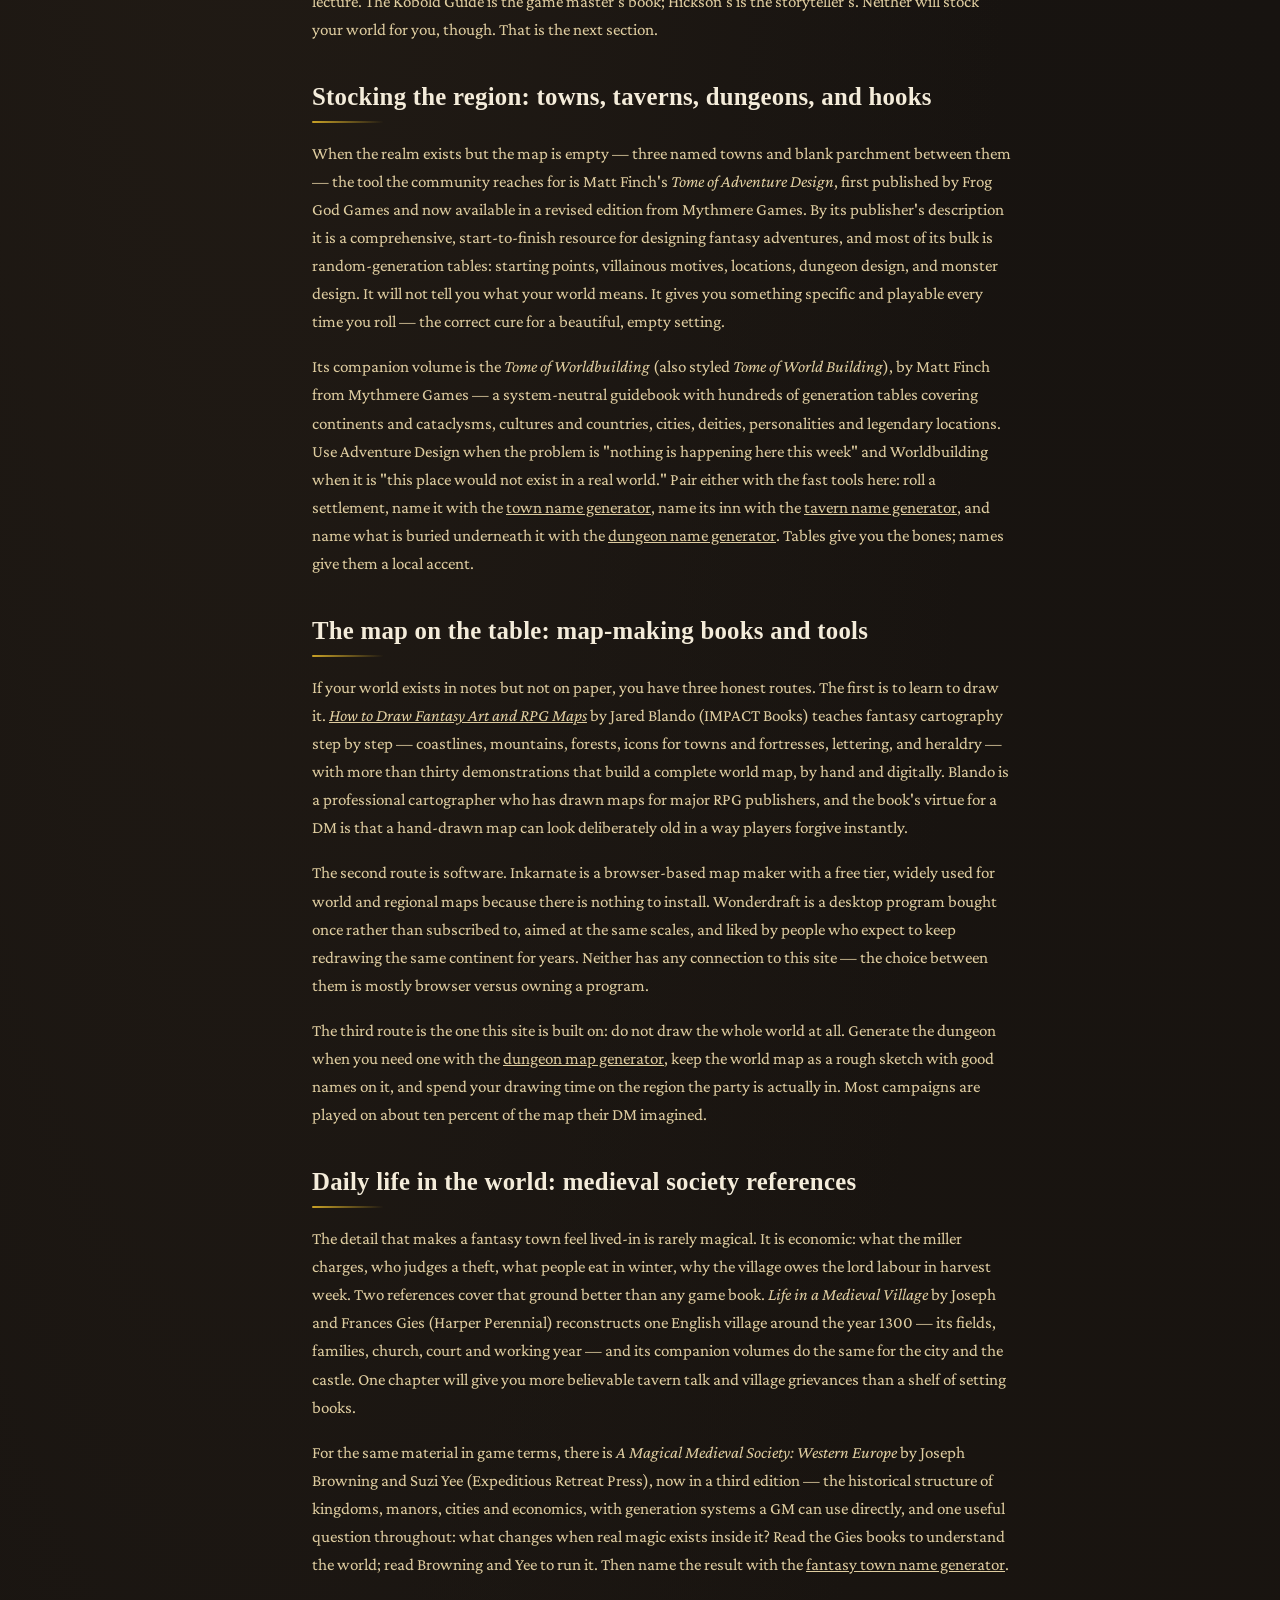
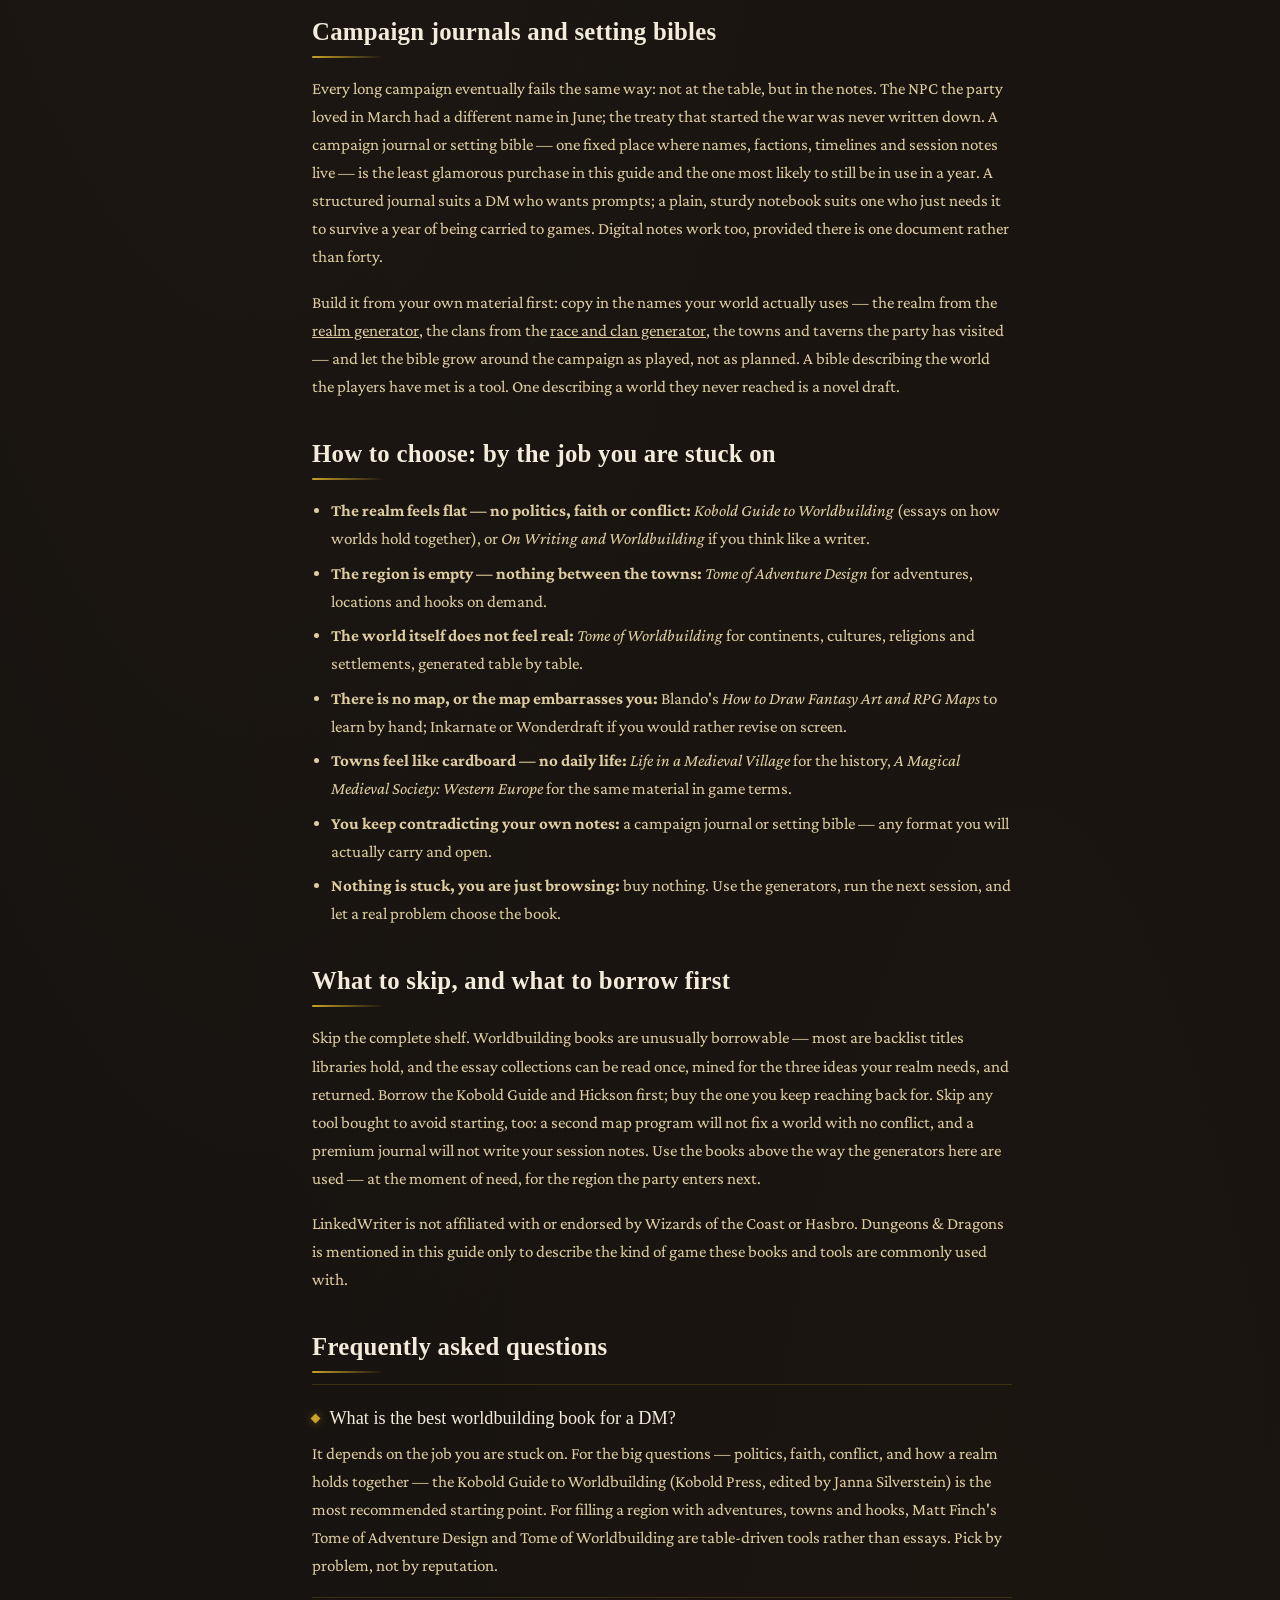
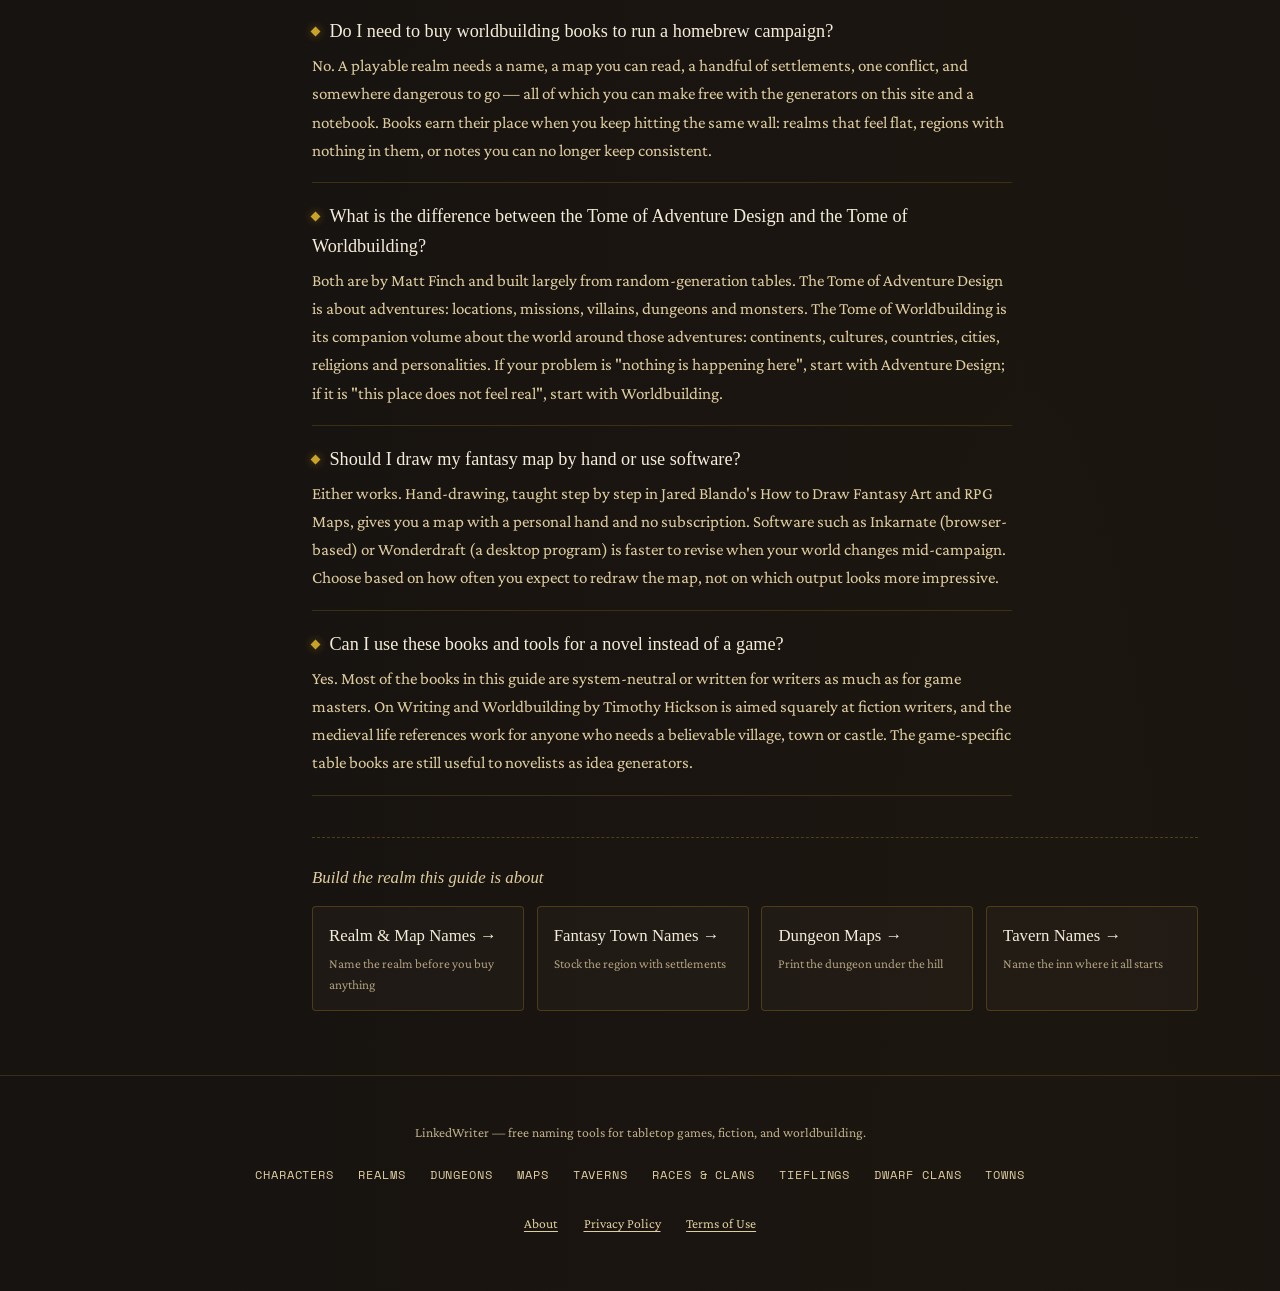
<file: worldbuilding-books.html>
<!DOCTYPE html>
<html lang="en">
<head>
<meta charset="UTF-8">
<meta name="viewport" content="width=device-width, initial-scale=1.0">
<title>Worldbuilding Books &amp; Tools for DMs — LinkedWriter</title>
<meta name="description" content="The best worldbuilding books and tools for DMs and fantasy writers, organised by the job you are stuck on — building a realm, stocking a region, drawing the map, and keeping it all consistent.">
<link rel="canonical" href="https://www.linkedwriter.com/worldbuilding-books.html">
<meta property="og:title" content="Worldbuilding Books &amp; Tools for DMs — LinkedWriter">
<meta property="og:description" content="Worldbuilding books and tools for game masters, organised by the job you are stuck on — realm, region, map, and daily life. Start free, buy only what you need.">
<meta property="og:type" content="article">
<meta property="og:url" content="https://www.linkedwriter.com/worldbuilding-books.html">
<meta property="og:image" content="https://www.linkedwriter.com/assets/og/realm-map-names.png">
<meta property="og:image:width" content="1200">
<meta property="og:image:height" content="630">
<meta name="twitter:card" content="summary_large_image">
<meta name="twitter:image" content="https://www.linkedwriter.com/assets/og/realm-map-names.png">
<link rel="icon" type="image/svg+xml" href="assets/favicon.svg">
<link rel="shortcut icon" href="favicon.ico">
<link rel="preconnect" href="https://fonts.googleapis.com">
<link rel="preconnect" href="https://fonts.gstatic.com" crossorigin>
<link href="https://fonts.googleapis.com/css2?family=IM+Fell+English+SC&family=IM+Fell+English:ital@0;1&family=Crimson+Pro:ital,wght@0,500;0,600;1,400&family=Space+Mono:wght@400;700&display=swap" rel="stylesheet">
<link rel="stylesheet" href="assets/styles.css">
<script type="application/ld+json">
{
  "@context": "https://schema.org",
  "@type": "FAQPage",
  "mainEntity": [
    {
      "@type": "Question",
      "name": "What is the best worldbuilding book for a DM?",
      "acceptedAnswer": {
        "@type": "Answer",
        "text": "It depends on the job you are stuck on. For the big questions — politics, faith, conflict, and how a realm holds together — the Kobold Guide to Worldbuilding (Kobold Press, edited by Janna Silverstein) is the most recommended starting point. For filling a region with adventures, towns and hooks, Matt Finch's Tome of Adventure Design and Tome of Worldbuilding are table-driven tools rather than essays. Pick by problem, not by reputation."
      }
    },
    {
      "@type": "Question",
      "name": "Do I need to buy worldbuilding books to run a homebrew campaign?",
      "acceptedAnswer": {
        "@type": "Answer",
        "text": "No. A playable realm needs a name, a map you can read, a handful of settlements, one conflict, and somewhere dangerous to go — all of which you can make free with the generators on this site and a notebook. Books earn their place when you keep hitting the same wall: realms that feel flat, regions with nothing in them, or notes you can no longer keep consistent."
      }
    },
    {
      "@type": "Question",
      "name": "What is the difference between the Tome of Adventure Design and the Tome of Worldbuilding?",
      "acceptedAnswer": {
        "@type": "Answer",
        "text": "Both are by Matt Finch and built largely from random-generation tables. The Tome of Adventure Design is about adventures: locations, missions, villains, dungeons and monsters. The Tome of Worldbuilding is its companion volume about the world around those adventures: continents, cultures, countries, cities, religions and personalities. If your problem is 'nothing is happening here', start with Adventure Design; if it is 'this place does not feel real', start with Worldbuilding."
      }
    },
    {
      "@type": "Question",
      "name": "Should I draw my fantasy map by hand or use software?",
      "acceptedAnswer": {
        "@type": "Answer",
        "text": "Either works. Hand-drawing, taught step by step in Jared Blando's How to Draw Fantasy Art and RPG Maps, gives you a map with a personal hand and no subscription. Software such as Inkarnate (browser-based) or Wonderdraft (a desktop program) is faster to revise when your world changes mid-campaign. Choose based on how often you expect to redraw the map, not on which output looks more impressive."
      }
    },
    {
      "@type": "Question",
      "name": "Can I use these books and tools for a novel instead of a game?",
      "acceptedAnswer": {
        "@type": "Answer",
        "text": "Yes. Most of the books in this guide are system-neutral or written for writers as much as for game masters. On Writing and Worldbuilding by Timothy Hickson is aimed squarely at fiction writers, and the medieval life references work for anyone who needs a believable village, town or castle. The game-specific table books are still useful to novelists as idea generators."
      }
    }
  ]
}
</script>

<!-- Google Analytics (GA4) -->
<script async src="https://www.googletagmanager.com/gtag/js?id=G-RYS3PC0N22"></script>
<script>
  window.dataLayer = window.dataLayer || [];
  function gtag(){dataLayer.push(arguments);}
  gtag('js', new Date());
  gtag('config', 'G-RYS3PC0N22');
</script>
</head>
<body>

<div class="grain"></div>

<header class="site">
  <a class="wordmark" href="/">Linked<span class="amp">Writer</span></a>
  <p class="tagline">A grimoire of names for worlds not yet written.</p>
</header>

<div class="shell">
  <nav class="spine" id="spine">
    <a class="tab" href="dnd-character-names.html">
      <svg viewBox="0 0 24 24" fill="none" stroke="currentColor" stroke-width="1.6"><path d="M12 2l2.6 5.9L21 9l-4.8 4.2L17.4 20 12 16.6 6.6 20l1.2-6.8L3 9l6.4-1.1L12 2z"/></svg>
      <span class="chp">I.</span> Character Names
    </a>
    <a class="tab" href="realm-map-names.html">
      <svg viewBox="0 0 24 24" fill="none" stroke="currentColor" stroke-width="1.6"><path d="M9 3l6 2 6-2v16l-6 2-6-2-6 2V5l6-2z"/><path d="M9 3v16M15 5v16"/></svg>
      <span class="chp">II.</span> Realm &amp; Map Names
    </a>
    <a class="tab" href="dungeon-names.html">
      <svg viewBox="0 0 24 24" fill="none" stroke="currentColor" stroke-width="1.6"><path d="M4 21V10l8-7 8 7v11"/><path d="M9 21v-6h6v6"/></svg>
      <span class="chp">III.</span> Dungeon Names
    </a>
    <a class="tab" href="dungeon-maps.html">
      <svg viewBox="0 0 24 24" fill="none" stroke="currentColor" stroke-width="1.6"><circle cx="12" cy="12" r="9"/><path d="M15 9l-2 5-5 2 2-5 5-2z" fill="currentColor" stroke="none"/></svg>
      <span class="chp">IV.</span> Dungeon Maps
    </a>
    <a class="tab" href="tavern-names.html">
      <svg viewBox="0 0 24 24" fill="none" stroke="currentColor" stroke-width="1.6"><path d="M4 8h16l-1.5 12h-13L4 8z"/><path d="M8 8V5a4 4 0 0 1 8 0v3"/></svg>
      <span class="chp">V.</span> Tavern Names
    </a>
    <a class="tab" href="race-clan-names.html">
      <svg viewBox="0 0 24 24" fill="none" stroke="currentColor" stroke-width="1.6"><circle cx="12" cy="8" r="3.4"/><path d="M4.5 20c1.6-4 4.2-6 7.5-6s5.9 2 7.5 6"/></svg>
      <span class="chp">VI.</span> Race &amp; Clan Names
    </a>
    <a class="tab" href="tiefling-names.html">
      <svg viewBox="0 0 24 24" fill="none" stroke="currentColor" stroke-width="1.6"><path d="M12 3c-2 2-5 2.5-5 5 0 2 1.5 3 3 3.5C8 13 7 15 7 17c0 3 2.5 4 5 4s5-1 5-4c0-2-1-4-3-5.5 1.5-.5 3-1.5 3-3.5 0-2.5-3-3-5-5z"/></svg>
      <span class="chp">VII.</span> Tiefling Names
    </a>
    <a class="tab" href="dwarf-clan-names.html">
      <svg viewBox="0 0 24 24" fill="none" stroke="currentColor" stroke-width="1.6"><path d="M13.5 3.5l7 7-2.2 2.2-7-7z"/><path d="M11 9L4.5 15.5 3 20l4.5-1.5L14 12"/></svg>
      <span class="chp">VIII.</span> Dwarf Clan Names
    </a>
    <a class="tab" href="fantasy-town-names.html">
      <svg viewBox="0 0 24 24" fill="none" stroke="currentColor" stroke-width="1.6"><path d="M4 21V11l5-5 5 5v10"/><path d="M14 21V8.5L20 12v9"/><path d="M9 21v-5h3v5"/></svg>
      <span class="chp">IX.</span> Fantasy Town Names
    </a>
  </nav>

  <main>
    <p class="eyebrow">Guide · For Game Masters Building a World</p>
    <h1 class="page-title">Worldbuilding Books &amp; Tools for DMs: Build a Realm You Can Actually Run</h1>
    <p class="lede">Most worldbuilding advice tells you to buy a shelf. This guide works the other way round: start with what you can make free, then buy only the book or tool that solves the problem you are stuck on — a realm with no politics, a region with nothing in it, a map you cannot draw, or notes that no longer agree with each other.</p>

    <div class="content-block">
      <h2 class="section-title">How this guide was put together</h2>
      <p>Honestly, and briefly: this is not a hands-on testing roundup. Every book below was chosen from its publisher's own description of what it covers, cross-checked against how the tabletop and writing communities actually use and recommend it. The organising principle is the job to be done, not a star rating — the right book for a DM whose realm feels flat is a different book from the right one for a DM whose map is a blank page.</p>
    </div>

    <div class="content-block">
      <h2 class="section-title">Start free: name and map the realm before you buy anything</h2>
      <p>A playable realm needs five things: a name, a rough map, a handful of settlements, one live conflict, and somewhere dangerous. None requires a purchase. Name the realm and its wilds with the <a href="realm-map-names.html">realm and map name generator</a>, settle its towns with the <a href="fantasy-town-names.html">fantasy town name generator</a>, give its peoples names and flavour with the <a href="race-clan-names.html">race and clan name generator</a>, and put something worth fearing under the hill with the <a href="dungeon-names.html">dungeon name generator</a> and a printable layout from the <a href="dungeon-maps.html">dungeon map generator</a>. Sketch the map on paper, however badly. Write the conflict in two sentences: who wants what, and who is in their way.</p>
      <p>Do that first. A campaign that starts this Friday beats a world bible that is perfect next year — and building the free version tells you exactly where your wall is. If the realm still feels like a list of names, your problem is structure: politics, faith, history. If it feels real but empty, your problem is stocking: towns, hooks, dungeons. If it all exists only inside your head, your problem is the map or the notebook. Buy for the wall you actually hit.</p>
    </div>

    <div class="content-block">
      <h2 class="section-title">Building the realm: politics, faiths, and conflicts</h2>
      <!-- FUTURE AFFILIATE SLOT: Kobold Guide to Worldbuilding — Amazon / Noble Knight link to be inserted only after programme signup -->
      <p>The reference point in this category is the <a href="https://koboldpress.com/kpstore/product/kobold-guide-to-worldbuilding-print/"><em>Kobold Guide to Worldbuilding</em></a>, published by Kobold Press and edited by Janna Silverstein. It is a collection of essays by working game designers — among them Keith Baker, Wolfgang Baur, Monte Cook, David "Zeb" Cook, Jeff Grubb, Chris Pramas and Michael A. Stackpole, with an introduction by Ken Scholes — on how invented worlds are actually constructed: what to build first, what to leave deliberately unfinished, and how a world's history, geography and beliefs push back on the people living in it. Because it is essays rather than tables, it is the book to reach for when your realm has places but no pressure — no rival faiths, no old grudges, no reason for the borders to be where they are. A second volume, edited by John Joseph Adams, extends the same approach with newer contributors.</p>
      <p>For writers, and for DMs who think like writers, the companion recommendation is <em>On Writing and Worldbuilding</em> by Timothy Hickson — the craft underneath the setting: how empires rise and fall, how power, communication and commerce shape a world, and how to deliver it without an exposition lecture. The Kobold Guide is the game master's book; Hickson's is the storyteller's. Neither will stock your world for you, though. That is the next section.</p>
    </div>

    <div class="content-block">
      <h2 class="section-title">Stocking the region: towns, taverns, dungeons, and hooks</h2>
      <!-- FUTURE AFFILIATE SLOT: Tome of Adventure Design / Tome of Worldbuilding — DriveThruRPG link to be inserted only after programme signup -->
      <p>When the realm exists but the map is empty — three named towns and blank parchment between them — the tool the community reaches for is Matt Finch's <em>Tome of Adventure Design</em>, first published by Frog God Games and now available in a revised edition from Mythmere Games. By its publisher's description it is a comprehensive, start-to-finish resource for designing fantasy adventures, and most of its bulk is random-generation tables: starting points, villainous motives, locations, dungeon design, and monster design. It will not tell you what your world means. It gives you something specific and playable every time you roll — the correct cure for a beautiful, empty setting.</p>
      <p>Its companion volume is the <em>Tome of Worldbuilding</em> (also styled <em>Tome of World Building</em>), by Matt Finch from Mythmere Games — a system-neutral guidebook with hundreds of generation tables covering continents and cataclysms, cultures and countries, cities, deities, personalities and legendary locations. Use Adventure Design when the problem is "nothing is happening here this week" and Worldbuilding when it is "this place would not exist in a real world." Pair either with the fast tools here: roll a settlement, name it with the <a href="fantasy-town-names.html">town name generator</a>, name its inn with the <a href="tavern-names.html">tavern name generator</a>, and name what is buried underneath it with the <a href="dungeon-names.html">dungeon name generator</a>. Tables give you the bones; names give them a local accent.</p>
    </div>

    <div class="content-block">
      <h2 class="section-title">The map on the table: map-making books and tools</h2>
      <!-- FUTURE AFFILIATE SLOT: map tools — editorial mentions only unless a verified programme exists -->
      <p>If your world exists in notes but not on paper, you have three honest routes. The first is to learn to draw it. <a href="https://www.penguinrandomhouse.com/books/631201/how-to-draw-fantasy-art-and-rpg-maps-by-jared-blando/"><em>How to Draw Fantasy Art and RPG Maps</em></a> by Jared Blando (IMPACT Books) teaches fantasy cartography step by step — coastlines, mountains, forests, icons for towns and fortresses, lettering, and heraldry — with more than thirty demonstrations that build a complete world map, by hand and digitally. Blando is a professional cartographer who has drawn maps for major RPG publishers, and the book's virtue for a DM is that a hand-drawn map can look deliberately old in a way players forgive instantly.</p>
      <p>The second route is software. Inkarnate is a browser-based map maker with a free tier, widely used for world and regional maps because there is nothing to install. Wonderdraft is a desktop program bought once rather than subscribed to, aimed at the same scales, and liked by people who expect to keep redrawing the same continent for years. Neither has any connection to this site — the choice between them is mostly browser versus owning a program.</p>
      <p>The third route is the one this site is built on: do not draw the whole world at all. Generate the dungeon when you need one with the <a href="dungeon-maps.html">dungeon map generator</a>, keep the world map as a rough sketch with good names on it, and spend your drawing time on the region the party is actually in. Most campaigns are played on about ten percent of the map their DM imagined.</p>
    </div>

    <div class="content-block">
      <h2 class="section-title">Daily life in the world: medieval society references</h2>
      <!-- FUTURE AFFILIATE SLOT: Gies / A Magical Medieval Society — Amazon / Noble Knight link to be inserted only after programme signup -->
      <p>The detail that makes a fantasy town feel lived-in is rarely magical. It is economic: what the miller charges, who judges a theft, what people eat in winter, why the village owes the lord labour in harvest week. Two references cover that ground better than any game book. <em>Life in a Medieval Village</em> by Joseph and Frances Gies (Harper Perennial) reconstructs one English village around the year 1300 — its fields, families, church, court and working year — and its companion volumes do the same for the city and the castle. One chapter will give you more believable tavern talk and village grievances than a shelf of setting books.</p>
      <p>For the same material in game terms, there is <em>A Magical Medieval Society: Western Europe</em> by Joseph Browning and Suzi Yee (Expeditious Retreat Press), now in a third edition — the historical structure of kingdoms, manors, cities and economics, with generation systems a GM can use directly, and one useful question throughout: what changes when real magic exists inside it? Read the Gies books to understand the world; read Browning and Yee to run it. Then name the result with the <a href="fantasy-town-names.html">fantasy town name generator</a>.</p>
    </div>

    <div class="content-block">
      <h2 class="section-title">Campaign journals and setting bibles</h2>
      <p>Every long campaign eventually fails the same way: not at the table, but in the notes. The NPC the party loved in March had a different name in June; the treaty that started the war was never written down. A campaign journal or setting bible — one fixed place where names, factions, timelines and session notes live — is the least glamorous purchase in this guide and the one most likely to still be in use in a year. A structured journal suits a DM who wants prompts; a plain, sturdy notebook suits one who just needs it to survive a year of being carried to games. Digital notes work too, provided there is one document rather than forty.</p>
      <p>Build it from your own material first: copy in the names your world actually uses — the realm from the <a href="realm-map-names.html">realm generator</a>, the clans from the <a href="race-clan-names.html">race and clan generator</a>, the towns and taverns the party has visited — and let the bible grow around the campaign as played, not as planned. A bible describing the world the players have met is a tool. One describing a world they never reached is a novel draft.</p>
    </div>

    <div class="content-block">
      <h2 class="section-title">How to choose: by the job you are stuck on</h2>
      <ul>
        <li><strong>The realm feels flat — no politics, faith or conflict:</strong> <em>Kobold Guide to Worldbuilding</em> (essays on how worlds hold together), or <em>On Writing and Worldbuilding</em> if you think like a writer.</li>
        <li><strong>The region is empty — nothing between the towns:</strong> <em>Tome of Adventure Design</em> for adventures, locations and hooks on demand.</li>
        <li><strong>The world itself does not feel real:</strong> <em>Tome of Worldbuilding</em> for continents, cultures, religions and settlements, generated table by table.</li>
        <li><strong>There is no map, or the map embarrasses you:</strong> Blando's <em>How to Draw Fantasy Art and RPG Maps</em> to learn by hand; Inkarnate or Wonderdraft if you would rather revise on screen.</li>
        <li><strong>Towns feel like cardboard — no daily life:</strong> <em>Life in a Medieval Village</em> for the history, <em>A Magical Medieval Society: Western Europe</em> for the same material in game terms.</li>
        <li><strong>You keep contradicting your own notes:</strong> a campaign journal or setting bible — any format you will actually carry and open.</li>
        <li><strong>Nothing is stuck, you are just browsing:</strong> buy nothing. Use the generators, run the next session, and let a real problem choose the book.</li>
      </ul>
    </div>

    <div class="content-block">
      <h2 class="section-title">What to skip, and what to borrow first</h2>
      <p>Skip the complete shelf. Worldbuilding books are unusually borrowable — most are backlist titles libraries hold, and the essay collections can be read once, mined for the three ideas your realm needs, and returned. Borrow the Kobold Guide and Hickson first; buy the one you keep reaching back for. Skip any tool bought to avoid starting, too: a second map program will not fix a world with no conflict, and a premium journal will not write your session notes. Use the books above the way the generators here are used — at the moment of need, for the region the party enters next.</p>
      <p>LinkedWriter is not affiliated with or endorsed by Wizards of the Coast or Hasbro. Dungeons &amp; Dragons is mentioned in this guide only to describe the kind of game these books and tools are commonly used with.</p>
    </div>

    <div class="faq">
      <h2 class="section-title">Frequently asked questions</h2>
      <div class="faq-item">
        <h3>What is the best worldbuilding book for a DM?</h3>
        <p>It depends on the job you are stuck on. For the big questions — politics, faith, conflict, and how a realm holds together — the Kobold Guide to Worldbuilding (Kobold Press, edited by Janna Silverstein) is the most recommended starting point. For filling a region with adventures, towns and hooks, Matt Finch's Tome of Adventure Design and Tome of Worldbuilding are table-driven tools rather than essays. Pick by problem, not by reputation.</p>
      </div>
      <div class="faq-item">
        <h3>Do I need to buy worldbuilding books to run a homebrew campaign?</h3>
        <p>No. A playable realm needs a name, a map you can read, a handful of settlements, one conflict, and somewhere dangerous to go — all of which you can make free with the generators on this site and a notebook. Books earn their place when you keep hitting the same wall: realms that feel flat, regions with nothing in them, or notes you can no longer keep consistent.</p>
      </div>
      <div class="faq-item">
        <h3>What is the difference between the Tome of Adventure Design and the Tome of Worldbuilding?</h3>
        <p>Both are by Matt Finch and built largely from random-generation tables. The Tome of Adventure Design is about adventures: locations, missions, villains, dungeons and monsters. The Tome of Worldbuilding is its companion volume about the world around those adventures: continents, cultures, countries, cities, religions and personalities. If your problem is "nothing is happening here", start with Adventure Design; if it is "this place does not feel real", start with Worldbuilding.</p>
      </div>
      <div class="faq-item">
        <h3>Should I draw my fantasy map by hand or use software?</h3>
        <p>Either works. Hand-drawing, taught step by step in Jared Blando's How to Draw Fantasy Art and RPG Maps, gives you a map with a personal hand and no subscription. Software such as Inkarnate (browser-based) or Wonderdraft (a desktop program) is faster to revise when your world changes mid-campaign. Choose based on how often you expect to redraw the map, not on which output looks more impressive.</p>
      </div>
      <div class="faq-item">
        <h3>Can I use these books and tools for a novel instead of a game?</h3>
        <p>Yes. Most of the books in this guide are system-neutral or written for writers as much as for game masters. On Writing and Worldbuilding by Timothy Hickson is aimed squarely at fiction writers, and the medieval life references work for anyone who needs a believable village, town or castle. The game-specific table books are still useful to novelists as idea generators.</p>
      </div>
    </div>

    <div class="related">
      <h2>Build the realm this guide is about</h2>
      <div class="related-grid">
        <a class="related-card" href="realm-map-names.html"><span class="rc-title">Realm &amp; Map Names →</span><span class="rc-sub">Name the realm before you buy anything</span></a>
        <a class="related-card" href="fantasy-town-names.html"><span class="rc-title">Fantasy Town Names →</span><span class="rc-sub">Stock the region with settlements</span></a>
        <a class="related-card" href="dungeon-maps.html"><span class="rc-title">Dungeon Maps →</span><span class="rc-sub">Print the dungeon under the hill</span></a>
        <a class="related-card" href="tavern-names.html"><span class="rc-title">Tavern Names →</span><span class="rc-sub">Name the inn where it all starts</span></a>
      </div>
    </div>
  </main>
</div>

<footer>
  <p>LinkedWriter — free naming tools for tabletop games, fiction, and worldbuilding.</p>
  <nav class="foot-tools" aria-label="All generators">
    <a href="dnd-character-names.html">Characters</a>
    <a href="realm-map-names.html">Realms</a>
    <a href="dungeon-names.html">Dungeons</a>
    <a href="dungeon-maps.html">Maps</a>
    <a href="tavern-names.html">Taverns</a>
    <a href="race-clan-names.html">Races &amp; Clans</a>
    <a href="tiefling-names.html">Tieflings</a>
    <a href="dwarf-clan-names.html">Dwarf Clans</a>
    <a href="fantasy-town-names.html">Towns</a>
  </nav>
  <div class="foot-links">
    <a href="about.html">About</a>
    <a href="privacy.html">Privacy Policy</a>
    <a href="terms.html">Terms of Use</a>
  </div>
</footer>

<script src="assets/script.js"></script>
</body>
</html>
</file>
<file: assets/styles.css>
:root{
  --ink:#171310;
  --verdigris-bright:#7FAE97;
  --gold-bright:#DDB84A;
  --ease:cubic-bezier(.22,.61,.36,1);
  --parchment:#ECDFC0;
  --parchment-2:#DFCDA0;
  --oxblood:#8A2E2A;
  --oxblood-deep:#5E1E1B;
  --verdigris:#4B7863;
  --gold:#C9A227;
  --charcoal:#2A2118;
  --bone:#F4ECDA;
  --shadow: rgba(0,0,0,0.55);
}

*{box-sizing:border-box;}
html{scroll-behavior:smooth; scroll-padding-top:1rem;}
::selection{ background:var(--oxblood); color:var(--bone); }

body{
  margin:0;
  background:
    radial-gradient(ellipse at 20% 0%, #241d16 0%, transparent 55%),
    radial-gradient(ellipse at 80% 100%, #1c1610 0%, transparent 55%),
    var(--ink);
  color:var(--bone);
  font-family:'Crimson Pro', serif;
  font-size:17px;
  line-height:1.65;
}

a{color:inherit;}

.grain{
  position:fixed; inset:0; pointer-events:none; z-index:1; opacity:0.05; mix-blend-mode:overlay;
  background-image:url("data:image/svg+xml;utf8,<svg xmlns='http://www.w3.org/2000/svg' width='120' height='120'><filter id='n'><feTurbulence type='fractalNoise' baseFrequency='0.9' numOctaves='2' stitchTiles='stitch'/></filter><rect width='100%25' height='100%25' filter='url(%23n)'/></svg>");
}

/* ---------- Header ---------- */
header.site{
  position:relative; z-index:5;
  padding:1.5rem 1.5rem 1.15rem;
  background:radial-gradient(ellipse 65% 110% at 50% -10%, rgba(201,162,39,0.09), transparent 65%);
  text-align:center;
  border-bottom:1px solid rgba(201,162,39,0.25);
}
.wordmark{
  font-family:'IM Fell English SC', serif;
  font-size:clamp(2.1rem, 5.5vw, 3.3rem);
  letter-spacing:0.04em;
  color:var(--bone);
  margin:0;
  text-shadow: 0 0 26px rgba(201,162,39,0.30);
  animation:rise-in 0.7s var(--ease) both;
  text-decoration:none;
  display:inline-block;
}
.wordmark .amp{ color:var(--gold); }
.tagline{
  font-family:'IM Fell English', serif;
  font-style:italic;
  color:var(--parchment-2);
  opacity:0.85;
  margin:0.5rem 0 0;
  font-size:1.05rem;
  letter-spacing:0.02em;
  animation:rise-in 0.7s var(--ease) 0.12s both;
}

@keyframes rise-in{
  from{ opacity:0; transform:translateY(10px); }
  to{ opacity:1; transform:translateY(0); }
}

/* ---------- Layout shell ---------- */
.shell{
  display:grid;
  grid-template-columns: 230px 1fr;
  max-width:1180px;
  margin:0 auto;
  position:relative; z-index:5;
  gap:0;
}
@media (max-width: 860px){
  .shell{ grid-template-columns: 1fr; }
}

/* ---------- Spine / tab navigation ---------- */
nav.spine{
  padding:2rem 0.8rem 2rem 1.2rem;
  position:sticky; top:0; align-self:start;
  display:flex; flex-direction:column; gap:0.35rem;
}
@media (max-width:860px){
  html{ scroll-padding-top:4.75rem; }
  nav.spine{
    position:sticky; top:0; z-index:30;
    flex-direction:row;
    overflow-x:auto;
    padding:0.7rem 1rem;
    gap:0.6rem;
    background:rgba(23,19,16,0.94);
    -webkit-backdrop-filter:blur(8px);
    backdrop-filter:blur(8px);
    border-bottom:1px solid rgba(201,162,39,0.25);
    scrollbar-width:thin;
  }
}
.tab{
  display:flex; align-items:center; gap:0.65rem;
  padding:0.65rem 0.9rem;
  border:1px solid transparent;
  border-radius:2px 10px 10px 2px;
  background:rgba(236,223,192,0.03);
  color:var(--parchment-2);
  text-decoration:none;
  font-family:'IM Fell English', serif;
  font-size:1.02rem;
  letter-spacing:0.01em;
  cursor:pointer;
  min-height:44px;
  transition:background 0.25s ease, color 0.25s ease, border-color 0.25s ease, transform 0.2s ease, box-shadow 0.25s ease;
  white-space:nowrap;
}
.tab .chp{
  font-family:'Space Mono', monospace;
  font-size:0.68rem;
  color:var(--gold);
  opacity:0.8;
  letter-spacing:0.05em;
}
.tab svg{ width:18px; height:18px; flex:none; opacity:0.85; }
.tab:hover{ background:rgba(201,162,39,0.08); color:var(--bone); transform:translateX(2px); }
@media (max-width:860px){ .tab:hover{ transform:none; } }
.tab.active{
  background:linear-gradient(90deg, rgba(138,46,42,0.30), rgba(138,46,42,0.08));
  border-color:rgba(201,162,39,0.45);
  color:var(--bone);
  box-shadow:inset 3px 0 0 var(--gold);
}
.tab.active .chp{ color:var(--gold-bright); opacity:1; }
.tab:hover svg{ color:var(--gold); }
.tab.active svg{ opacity:1; color:var(--gold); }

/* ---------- Page / parchment panel ---------- */
main{
  padding:2.2rem 2rem 4rem;
  min-width:0;
}

.eyebrow{
  font-family:'Space Mono', monospace;
  font-size:0.72rem;
  letter-spacing:0.14em;
  text-transform:uppercase;
  color:var(--verdigris-bright);
  margin:0 0 0.6rem;
}

h1.page-title{
  font-family:'IM Fell English SC', serif;
  font-size:clamp(2rem, 4.5vw + 0.4rem, 3.1rem);
  line-height:1.14;
  color:var(--bone);
  margin:0 0 0.9rem;
  letter-spacing:0.01em;
  animation:rise-in 0.6s var(--ease) 0.05s both;
}
.eyebrow{ animation:rise-in 0.6s var(--ease) both; }

h2.section-title{
  font-family:'IM Fell English SC', serif;
  font-size:1.55rem;
  line-height:1.25;
  color:var(--bone);
  margin:0 0 0.7rem;
  letter-spacing:0.01em;
}
h2.section-title::after{
  content:""; display:block; width:72px; height:2px; margin-top:0.5rem;
  background:linear-gradient(90deg, var(--gold), rgba(201,162,39,0));
  border-radius:2px;
}

.lede{
  max-width:62ch;
  color:var(--parchment-2);
  font-size:1.12rem;
}
.lede::first-letter{
  font-family:'IM Fell English SC', serif;
  font-size:2.6rem;
  float:left;
  line-height:0.8;
  padding:0.08em 0.12em 0 0;
  color:var(--gold);
  text-shadow:0 0 12px rgba(201,162,39,0.35);
}

/* ---------- The Parchment Page (tool card) ---------- */
.parchment{
  margin-top:1.8rem;
  background:
    radial-gradient(circle at 15% 10%, rgba(255,255,255,0.06), transparent 45%),
    linear-gradient(160deg, var(--parchment) 0%, var(--parchment-2) 100%);
  border-radius:6px;
  padding:2rem;
  position:relative;
  box-shadow: 0 30px 70px -24px var(--shadow), 0 4px 18px rgba(0,0,0,0.35), inset 0 2px 0 rgba(201,162,39,0.40), inset 0 0 0 1px rgba(0,0,0,0.06);
  color:var(--charcoal);
  animation:rise-in 0.7s var(--ease) 0.1s both;
}
.parchment :focus-visible{ outline-color:var(--oxblood); }
.parchment::before{
  content:"";
  position:absolute; inset:10px;
  border:1px solid rgba(138,46,42,0.25);
  border-radius:3px;
  pointer-events:none;
}
.parchment::after{
  content:"";
  position:absolute; top:0; left:0; right:0; height:100%;
  background-image: radial-gradient(rgba(90,60,20,0.05) 1px, transparent 1px);
  background-size:3px 3px;
  border-radius:6px;
  pointer-events:none;
  opacity:0.5;
}

.field-row{ display:flex; flex-wrap:wrap; gap:0.8rem; align-items:flex-end; position:relative; z-index:2; }
.field{ display:flex; flex-direction:column; gap:0.3rem; }
.field label{
  font-family:'Space Mono', monospace;
  font-size:0.7rem; letter-spacing:0.08em; text-transform:uppercase;
  color:var(--oxblood-deep);
}
.field select, .field input{
  font-family:'Crimson Pro', serif;
  font-size:1rem;
  min-height:48px;
  padding:0.55rem 0.7rem;
  border-radius:4px;
  border:1px solid rgba(42,33,24,0.38);
  background-color:rgba(255,255,255,0.35);
  color:var(--charcoal);
  min-width:160px;
  transition:border-color 0.2s ease, background-color 0.2s ease;
}
.field select{
  appearance:none; -webkit-appearance:none;
  padding-right:2.3rem;
  background-image:url("data:image/svg+xml;utf8,<svg xmlns='http://www.w3.org/2000/svg' width='12' height='8' viewBox='0 0 12 8'><path d='M1 1.5l5 5 5-5' fill='none' stroke='%235E1E1B' stroke-width='2' stroke-linecap='round'/></svg>");
  background-repeat:no-repeat;
  background-position:right 0.8rem center;
  cursor:pointer;
}
.field select:hover, .field input:hover{ border-color:rgba(42,33,24,0.6); background-color:rgba(255,255,255,0.5); }

/* seal button */
.seal-btn{
  appearance:none; border:none; cursor:pointer;
  width:88px; height:88px; border-radius:50%;
  background:
    radial-gradient(circle at 32% 28%, #a5443f 0%, var(--oxblood) 42%, var(--oxblood-deep) 100%);
  box-shadow:
    0 8px 0 var(--oxblood-deep),
    0 14px 22px rgba(0,0,0,0.45),
    inset 0 2px 3px rgba(255,255,255,0.25),
    inset 0 -6px 10px rgba(0,0,0,0.35);
  color:var(--bone);
  font-family:'IM Fell English SC', serif;
  font-size:0.82rem;
  letter-spacing:0.03em;
  display:flex; align-items:center; justify-content:center; text-align:center;
  transition:transform 0.15s var(--ease), box-shadow 0.15s ease, filter 0.2s ease;
  flex:none;
  animation:seal-invite 2.4s ease-in-out 0.35s 2;
}
@keyframes seal-invite{
  0%,100%{
    box-shadow:
      0 8px 0 var(--oxblood-deep),
      0 14px 22px rgba(0,0,0,0.45),
      0 0 0 0 rgba(201,162,39,0),
      inset 0 2px 3px rgba(255,255,255,0.25),
      inset 0 -6px 10px rgba(0,0,0,0.35);
  }
  50%{
    box-shadow:
      0 8px 0 var(--oxblood-deep),
      0 14px 22px rgba(0,0,0,0.45),
      0 0 0 12px rgba(201,162,39,0.16),
      inset 0 2px 3px rgba(255,255,255,0.25),
      inset 0 -6px 10px rgba(0,0,0,0.35);
  }
}
.seal-btn:focus-visible{
  outline:none;
  box-shadow:
    0 8px 0 var(--oxblood-deep),
    0 14px 22px rgba(0,0,0,0.45),
    0 0 0 3px var(--parchment),
    0 0 0 6px var(--gold),
    inset 0 2px 3px rgba(255,255,255,0.25),
    inset 0 -6px 10px rgba(0,0,0,0.35);
}
.seal-btn:active{
  transform:translateY(6px);
  box-shadow:
    0 2px 0 var(--oxblood-deep),
    0 4px 10px rgba(0,0,0,0.4),
    inset 0 2px 3px rgba(255,255,255,0.2),
    inset 0 -4px 8px rgba(0,0,0,0.35);
}
.seal-btn:hover{ filter:brightness(1.07); transform:scale(1.045); }

.results{
  margin-top:1.8rem;
  position:relative; z-index:2;
}
.divider{
  border:none; height:1px;
  background:linear-gradient(90deg, transparent, rgba(138,46,42,0.4), transparent);
  margin:1.6rem 0 1.2rem;
}
.result-list{ list-style:none; margin:0; padding:0; display:grid; gap:0.55rem; }
.result-list li{
  font-family:'Space Mono', monospace;
  font-size:1.05rem;
  padding:0.8rem 1.05rem;
  transition:background 0.2s ease;
  background:rgba(138,46,42,0.06);
  border-left:3px solid var(--oxblood);
  border-radius:2px;
  opacity:0; transform:translateY(4px);
  animation:ink-in 0.4s ease forwards;
}
.result-list li em{
  display:block; font-family:'Crimson Pro', serif; font-style:italic;
  font-size:0.86rem; color:#5b4a34; margin-top:0.25rem;
}
@keyframes ink-in{ to{ opacity:1; transform:translateY(0); } }
.result-list li:hover{ background:rgba(138,46,42,0.11); }
.empty-note{ color:#6b5a40; font-style:italic; font-size:0.95rem; }

/* ---------- Long-form content blocks (SEO / AdSense depth) ---------- */
.content-block{
  margin-top:2.4rem;
  max-width:70ch;
}
.content-block p{ color:var(--parchment-2); }
.content-block ul{ color:var(--parchment-2); padding-left:1.2rem; }
.content-block li{ margin-bottom:0.4rem; }

.faq{ margin-top:2.4rem; max-width:70ch; }
.faq-item{
  border-top:1px solid rgba(201,162,39,0.2);
  padding:1.1rem 0;
}
.faq-item:last-child{ border-bottom:1px solid rgba(201,162,39,0.2); }
.faq-item h3{
  font-family:'IM Fell English', serif;
  font-weight:400;
  font-size:1.14rem;
  color:var(--bone);
  margin:0 0 0.4rem;
}
.faq-item h3::before{
  content:""; display:inline-block; width:7px; height:7px;
  background:var(--gold); transform:rotate(45deg);
  margin-right:0.65rem; position:relative; top:-2px;
  box-shadow:0 0 8px rgba(201,162,39,0.45);
}
.faq-item p{ margin:0; color:var(--parchment-2); }

/* ---------- Related tools ---------- */
.related{
  margin-top:2.6rem;
  padding-top:1.6rem;
  border-top:1px dashed rgba(201,162,39,0.3);
}
.related h2{
  font-family:'IM Fell English', serif;
  font-style:italic; font-weight:400;
  font-size:1.05rem;
  color:var(--parchment-2);
  margin:0 0 0.9rem;
}
.related-grid{ display:grid; grid-template-columns:repeat(auto-fit, minmax(200px,1fr)); gap:0.8rem; }
.related-card{
  display:block; text-decoration:none;
  padding:0.9rem 1rem;
  border:1px solid rgba(201,162,39,0.25);
  border-radius:4px;
  background:rgba(236,223,192,0.03);
  transition:background 0.2s ease, border-color 0.2s ease, transform 0.2s var(--ease), box-shadow 0.2s ease;
}
.related-card:hover{
  background:rgba(201,162,39,0.08); border-color:rgba(201,162,39,0.55);
  transform:translateY(-2px);
  box-shadow:0 12px 26px -14px var(--shadow);
}
.related-card:hover .rc-title{ color:var(--gold-bright); }
.related-card .rc-title{ font-family:'IM Fell English SC', serif; color:var(--bone); font-size:1.05rem; transition:color 0.2s ease; }
.related-card .rc-sub{ display:block; font-size:0.82rem; color:var(--parchment-2); opacity:0.75; margin-top:0.2rem; }

/* ---------- Homepage hero + tool grid ---------- */
.hero-home{
  max-width:70ch;
  margin-bottom:2.2rem;
  border:1px solid rgba(201,162,39,0.28);
  border-radius:8px;
  padding:1.5rem 1.6rem 1.3rem;
  background:
    radial-gradient(ellipse 90% 130% at 50% -10%, rgba(201,162,39,0.10), transparent 60%),
    rgba(236,223,192,0.03);
  box-shadow:0 24px 50px -28px var(--shadow);
  animation:rise-in 0.7s var(--ease) 0.15s both;
}
.hero-home p{ color:var(--parchment-2); font-size:1.08rem; }
.hero-actions{
  display:flex; flex-wrap:wrap; gap:0.9rem 1.1rem; align-items:center;
  margin:1.15rem 0 0;
}
.cta-primary{
  display:inline-flex; align-items:center; justify-content:center;
  min-height:52px; padding:0.8rem 1.6rem;
  border-radius:999px;
  border:1px solid rgba(201,162,39,0.5);
  background:linear-gradient(160deg, #a5443f 0%, var(--oxblood) 55%, var(--oxblood-deep) 100%);
  color:var(--bone);
  font-family:'IM Fell English SC', serif;
  font-size:1.14rem; letter-spacing:0.02em;
  text-decoration:none;
  box-shadow:0 12px 26px -10px rgba(0,0,0,0.65), inset 0 1px 0 rgba(255,255,255,0.25), inset 0 -3px 6px rgba(0,0,0,0.3);
  transition:transform 0.18s var(--ease), box-shadow 0.18s ease, filter 0.18s ease;
}
.cta-primary:hover{
  transform:translateY(-2px);
  filter:brightness(1.08);
  box-shadow:0 18px 34px -12px rgba(0,0,0,0.7), 0 0 0 1px rgba(201,162,39,0.35), 0 0 22px rgba(201,162,39,0.18), inset 0 1px 0 rgba(255,255,255,0.25), inset 0 -3px 6px rgba(0,0,0,0.3);
}
.cta-primary:active{ transform:translateY(0); }
.cta-secondary{
  font-family:'IM Fell English', serif; font-style:italic;
  font-size:1.05rem;
  color:var(--parchment-2); text-decoration:none;
  border-bottom:1px dotted rgba(201,162,39,0.55);
  padding:0.45rem 0.1rem;
  transition:color 0.2s ease, border-color 0.2s ease;
}
.cta-secondary:hover{ color:var(--gold-bright); border-bottom-color:var(--gold); }
.hero-home .hero-stats{
  font-family:'Space Mono', monospace;
  font-size:0.74rem; letter-spacing:0.1em; text-transform:uppercase;
  color:var(--verdigris-bright);
  margin:1.05rem 0 0;
}
.tool-grid{
  display:grid;
  grid-template-columns:repeat(auto-fit, minmax(240px, 1fr));
  gap:1.1rem;
  margin-top:1.6rem;
  animation:rise-in 0.7s var(--ease) 0.25s both;
}
.tool-card{
  display:block; text-decoration:none;
  position:relative; overflow:hidden;
  padding:1.3rem 1.4rem;
  border-radius:6px;
  background:linear-gradient(160deg, var(--parchment) 0%, var(--parchment-2) 100%);
  color:var(--charcoal);
  box-shadow: 0 16px 40px -18px var(--shadow);
  transition:transform 0.22s var(--ease), box-shadow 0.22s ease;
}
.tool-card::before{
  content:""; position:absolute; top:0; left:0; right:0; height:4px;
  background:linear-gradient(90deg, var(--oxblood) 0%, var(--gold) 55%, var(--verdigris) 100%);
  opacity:0.7; transition:opacity 0.2s ease;
}
.tool-card:hover{
  transform:translateY(-4px);
  box-shadow:0 28px 56px -18px var(--shadow), 0 0 0 1px rgba(201,162,39,0.35);
}
.tool-card:hover::before{ opacity:1; }
.tool-card:hover h3{ color:var(--oxblood-deep); }
.tool-card .chp{
  font-family:'Space Mono', monospace;
  font-size:0.7rem; letter-spacing:0.08em; text-transform:uppercase;
  color:var(--oxblood-deep); display:block; margin-bottom:0.3rem;
}
.tool-card h3{
  font-family:'IM Fell English SC', serif;
  font-size:1.3rem; margin:0 0 0.4rem;
  transition:color 0.2s ease;
}
.tool-card p{ margin:0; font-size:0.92rem; color:#4a3c2a; }

/* ---------- Footer ---------- */
footer{
  position:relative; z-index:5;
  border-top:1px solid rgba(201,162,39,0.2);
  padding:2rem 1.5rem 3rem;
  text-align:center;
  color:var(--parchment-2);
  font-size:0.85rem;
}
footer p{ opacity:0.85; }
footer a{ text-decoration:underline; text-underline-offset:3px; transition:color 0.2s ease; }
footer a:hover{ color:var(--gold-bright); }
footer .foot-links{ margin-top:0.6rem; display:flex; gap:1.2rem; justify-content:center; flex-wrap:wrap; }
footer .foot-links a{ display:inline-block; padding:0.45rem 0.2rem; }
.foot-tools{
  margin:0.2rem auto 0.9rem;
  display:flex; gap:0.3rem 1.1rem; justify-content:center; flex-wrap:wrap;
  max-width:920px;
}
.foot-tools a{
  font-family:'Space Mono', monospace;
  font-size:0.72rem; letter-spacing:0.08em; text-transform:uppercase;
  color:var(--parchment-2); text-decoration:none;
  padding:0.45rem 0.2rem;
}

/* focus visibility */
a:focus-visible, button:focus-visible, select:focus-visible, input:focus-visible{
  outline:2px solid var(--gold); outline-offset:2px;
}

@media (prefers-reduced-motion: reduce){
  *{ animation-duration:0.001ms !important; transition-duration:0.001ms !important; }
  html{ scroll-behavior:auto; }
  .seal-btn{ animation:none; }
}

/* ---------- Curated name lists (static, crawlable) ---------- */
.name-list{
  list-style:none; margin:0.6rem 0 0; padding:0;
  columns:2; column-gap:2.4rem;
}
.name-list li{
  break-inside:avoid;
  margin-bottom:0;
  padding:0.32rem 0;
  border-bottom:1px dotted rgba(201,162,39,0.18);
  color:var(--parchment-2);
  font-family:'IM Fell English', serif;
  font-size:1.03rem;
  transition:color 0.18s ease, border-color 0.18s ease;
}
.name-list li:hover{ color:var(--bone); border-bottom-color:rgba(201,162,39,0.45); }
@media (max-width:640px){ .name-list{ columns:1; } }

/* ---------- Dungeon Map generator ---------- */
.map-panel{
  margin-top:1.8rem;
  background:rgba(236,223,192,0.04);
  border:1px solid rgba(201,162,39,0.35);
  border-radius:6px;
  padding:1.6rem;
  box-shadow:0 24px 60px -22px var(--shadow);
  animation:rise-in 0.7s var(--ease) 0.1s both;
}
.map-controls{
  display:flex; flex-wrap:wrap; gap:0.9rem; align-items:flex-end;
}
.map-controls .field select{
  min-width:220px;
  background-color:rgba(255,255,255,0.06);
  border:1px solid rgba(201,162,39,0.3);
  color:var(--bone);
  font-family:'Crimson Pro', serif;
  background-image:url("data:image/svg+xml;utf8,<svg xmlns='http://www.w3.org/2000/svg' width='12' height='8' viewBox='0 0 12 8'><path d='M1 1.5l5 5 5-5' fill='none' stroke='%23C9A227' stroke-width='2' stroke-linecap='round'/></svg>");
  background-repeat:no-repeat;
  background-position:right 0.8rem center;
}
.map-controls .field label{ color:var(--gold); }
.btn-secondary{
  appearance:none; cursor:pointer;
  min-height:48px;
  display:inline-flex; align-items:center;
  padding:0.65rem 1.2rem;
  border-radius:4px;
  border:1px solid rgba(201,162,39,0.4);
  background:transparent;
  color:var(--bone);
  font-family:'IM Fell English', serif;
  font-size:1rem;
  transition:background 0.2s ease, border-color 0.2s ease;
}
.btn-secondary:hover{ background:rgba(201,162,39,0.1); border-color:rgba(201,162,39,0.7); transform:translateY(-1px); }
.btn-secondary{ transition:background 0.2s ease, border-color 0.2s ease, transform 0.2s var(--ease); }

#map-meta{
  margin-top:1.2rem;
  font-family:'Space Mono', monospace;
  font-size:0.78rem;
  color:var(--parchment-2);
  letter-spacing:0.02em;
}

.map-stage-wrap{
  margin-top:1rem;
  border-radius:8px;
  overflow:hidden;
  box-shadow:0 24px 60px -22px var(--shadow);
}
#map-stage{ display:block; width:100%; line-height:0; }
#map-stage svg, #print-map-stage svg{ width:100%; height:auto; display:block; }

.legend-grid{
  margin-top:1.4rem;
  display:grid;
  grid-template-columns:repeat(auto-fit, minmax(180px,1fr));
  gap:0.6rem 1.2rem;
}
.legend-item{
  display:flex; align-items:center; gap:0.6rem;
  font-size:0.9rem;
  color:var(--parchment-2);
}
.legend-item svg{ flex:none; }
.legend-item.hidden{ display:none; }

#print-area{ display:none; }

@media print{
  h2.section-title::after{ display:none; }
  body *{ visibility:hidden; }
  #print-area, #print-area *{ visibility:visible; }
  #print-area{
    display:block;
    position:absolute; top:0; left:0; width:100%;
    background:#fff; color:#171310; padding:0.1in;
  }
  #print-area h1, #print-area h2{
    font-family:'IM Fell English SC', serif;
    font-size:1.5rem; margin:0 0 0.2rem;
  }
  #print-area .print-meta{
    font-family:'Space Mono', monospace; font-size:0.75rem; margin-bottom:0.5rem; color:#333;
  }
  #print-area .legend-grid{ margin-top:0.6rem; }
  #print-area .legend-item{ color:#171310; font-size:0.8rem; }
  @page{ margin:0.4in; }
}


/* ---------- Small screens ---------- */
@media (max-width:640px){
  main{ padding:1.6rem 1.1rem 3rem; }
  .parchment{ padding:1.3rem 1.15rem; }
  .parchment::before{ inset:7px; }
  .field{ flex:1 1 150px; }
  .field select, .field input{ width:100%; min-width:0; }
  .field-row{ row-gap:1rem; }
  .hero-home{ padding:1.15rem 1.1rem 1rem; }
  .hero-actions{ flex-direction:column; align-items:stretch; }
  .cta-primary{ width:100%; }
  .cta-secondary{ text-align:center; }
  .map-panel{ padding:1.1rem; }
  .map-controls .field{ flex:1 1 100%; }
  .map-controls .field select{ width:100%; min-width:0; }
}

/* ---------- Homepage hero art (decorative inline SVG) ---------- */
.hero-art{ display:block; width:100%; height:auto; margin-top:1.2rem; filter:drop-shadow(0 6px 18px rgba(201,162,39,0.12)); }
</file>
